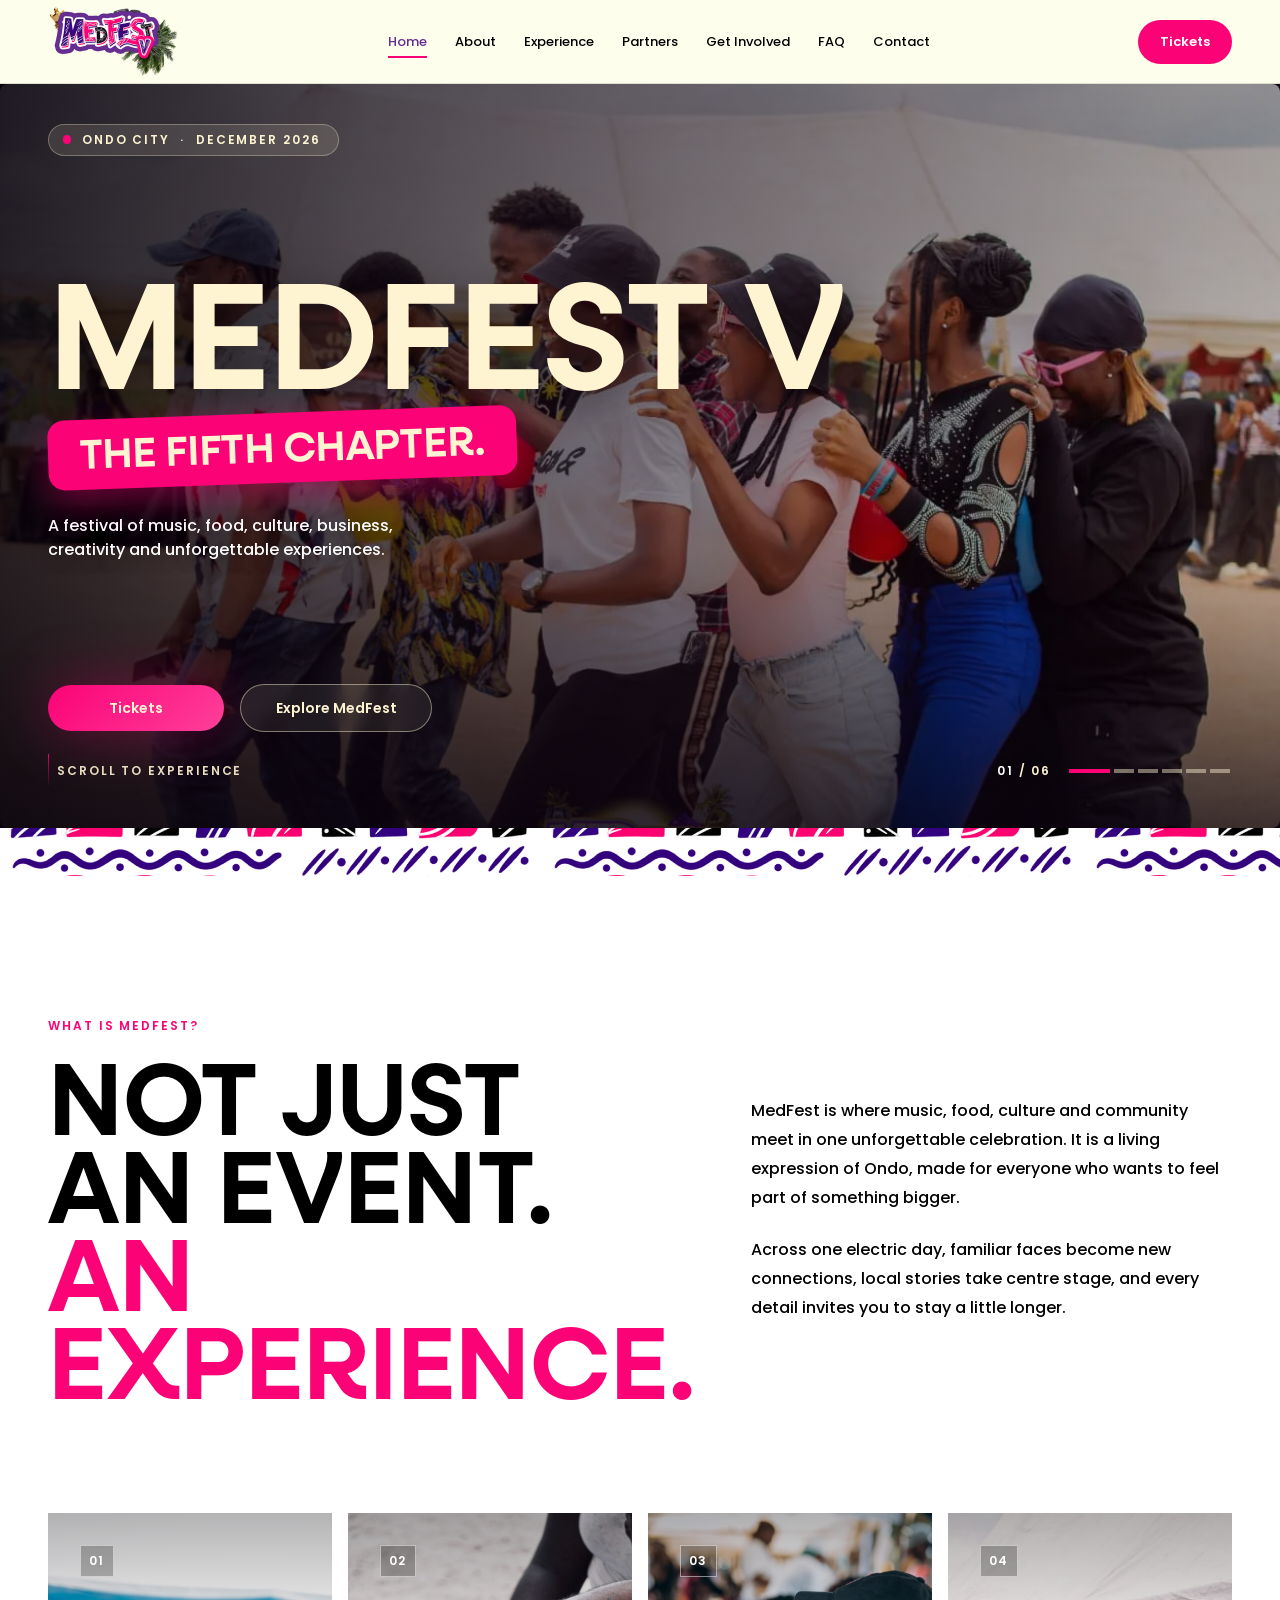
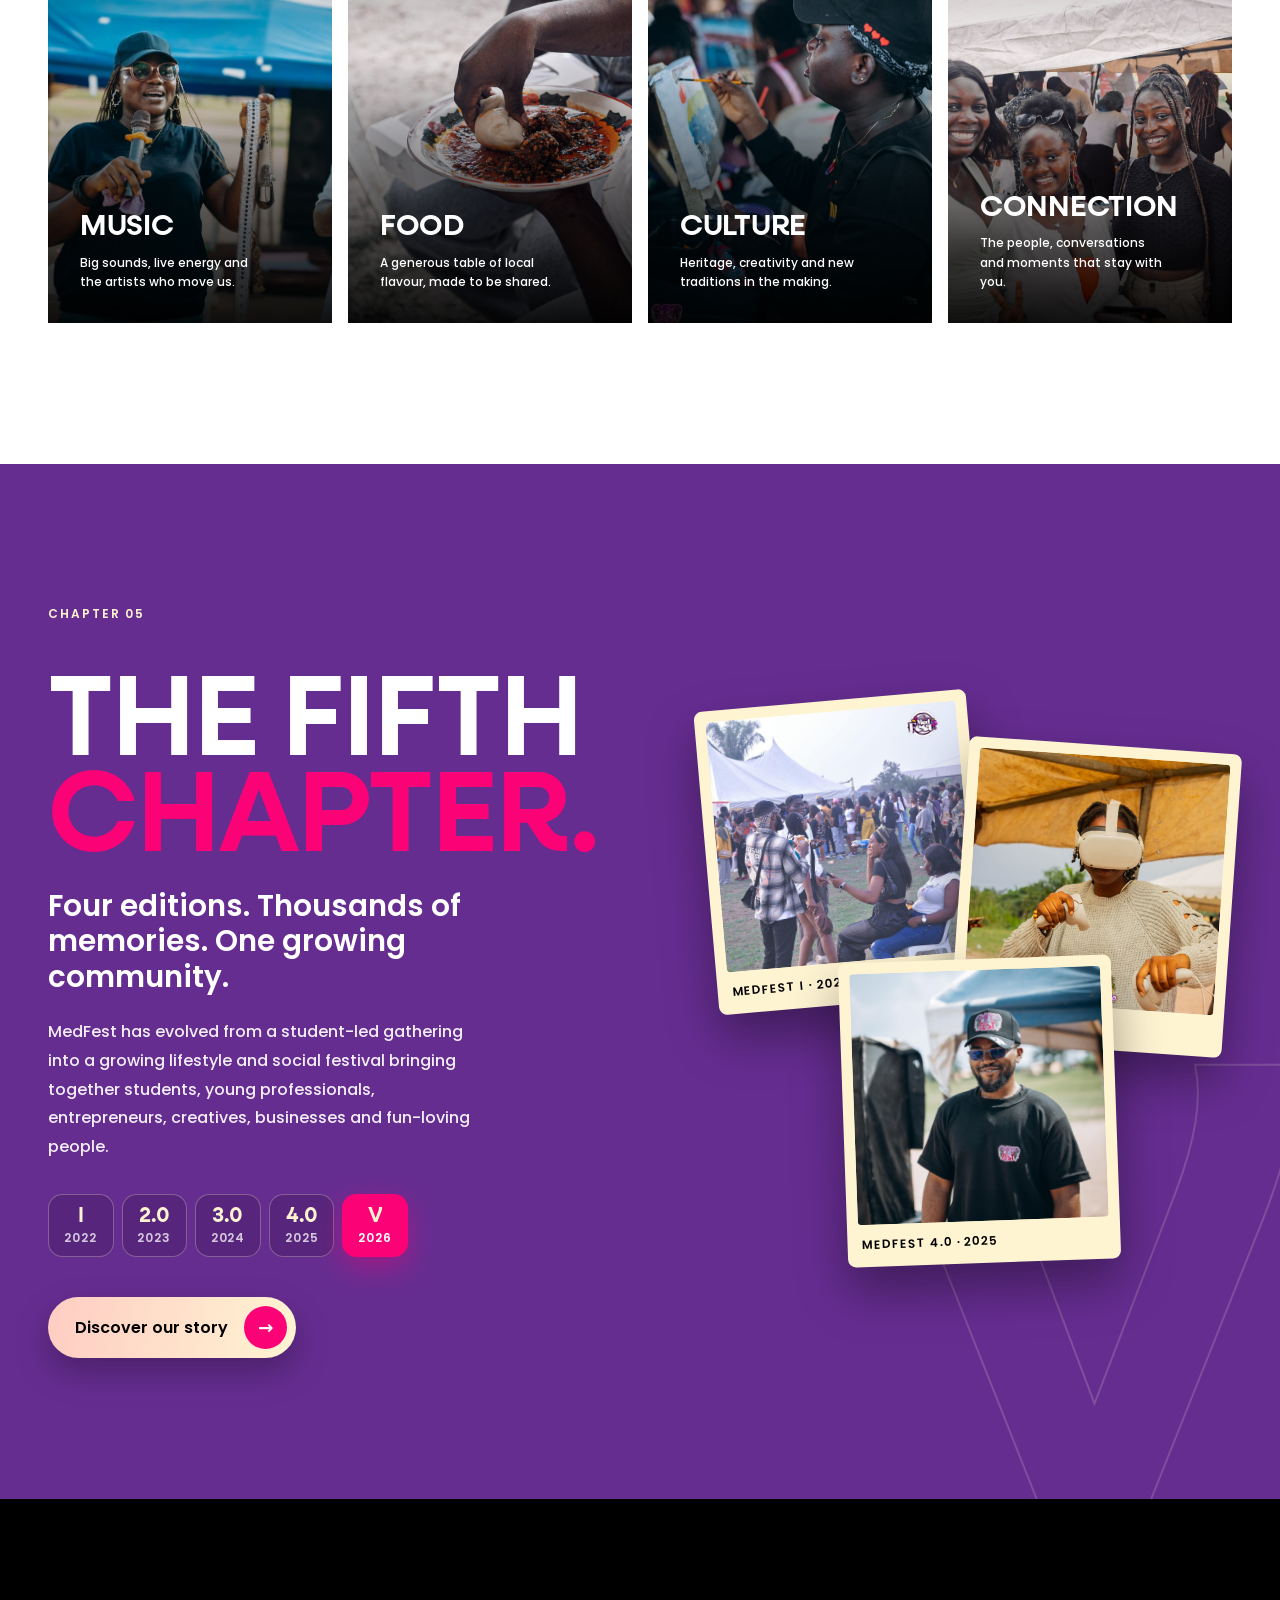
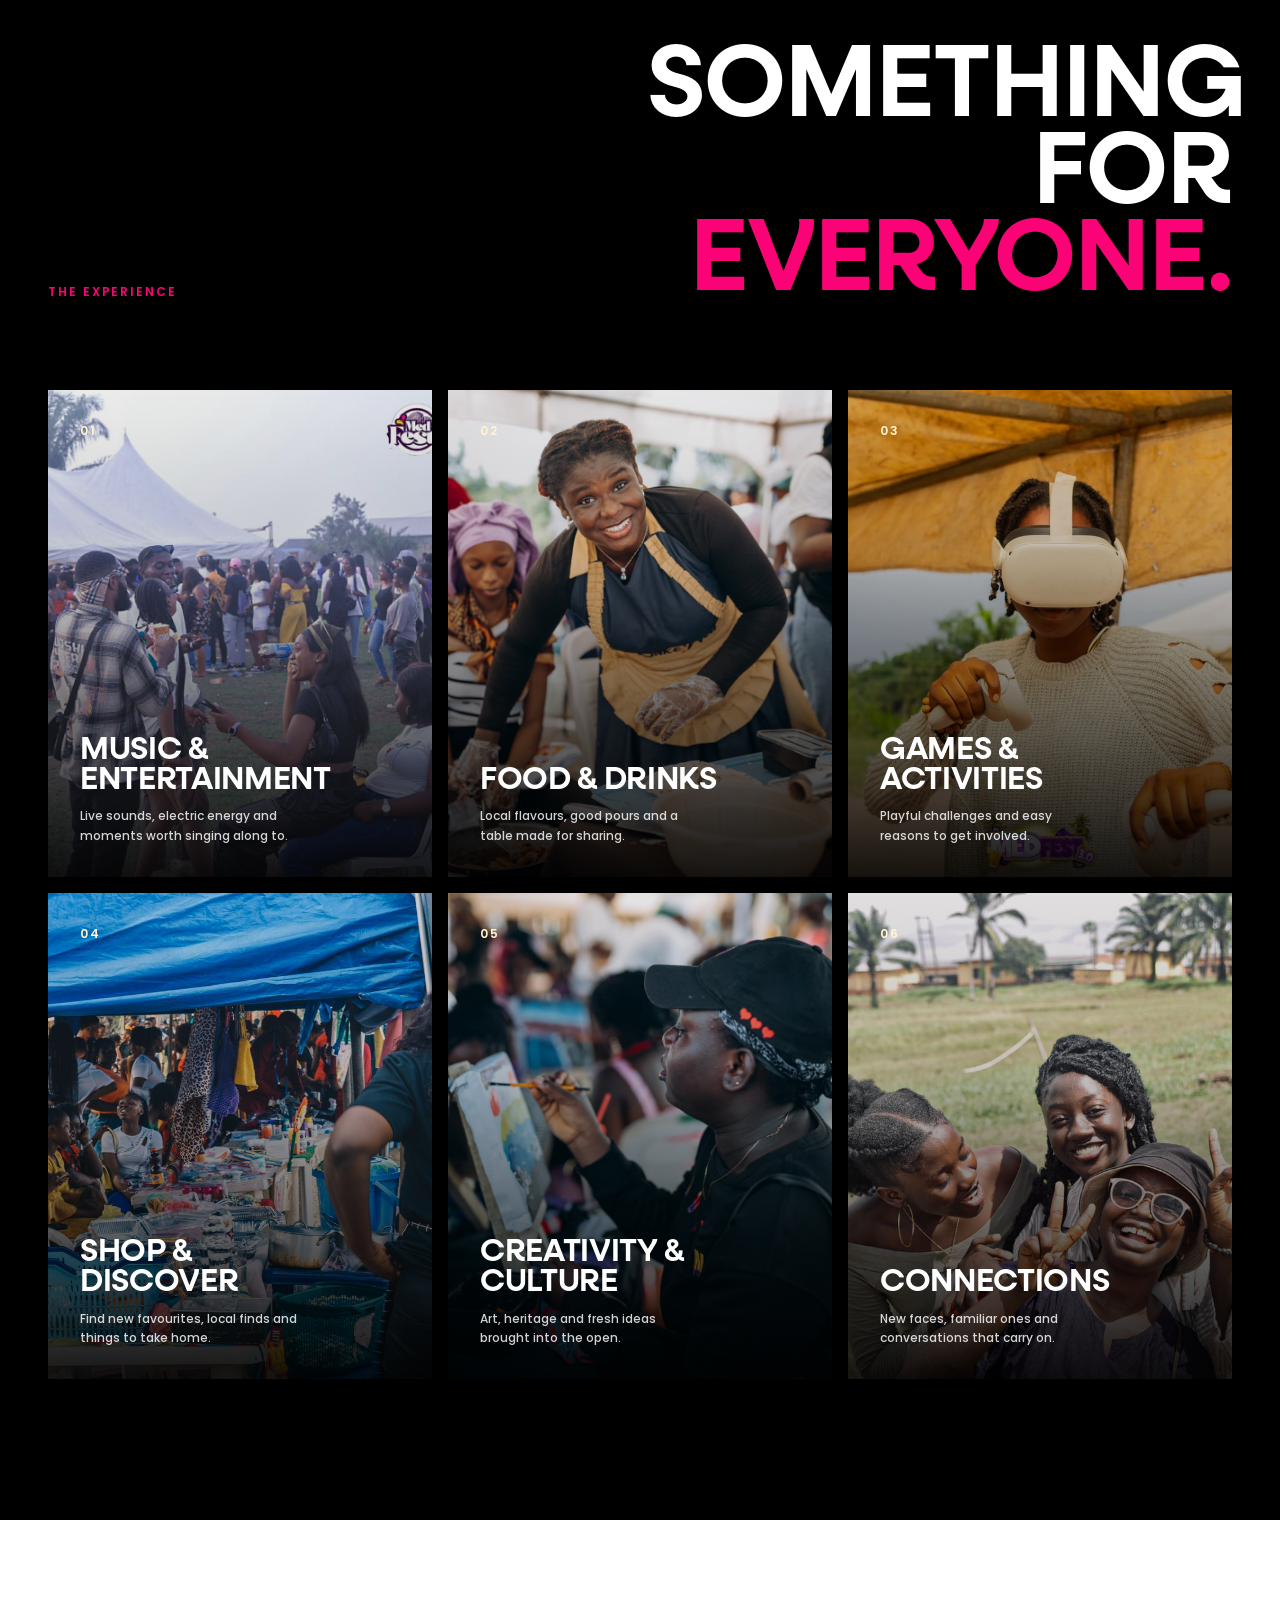
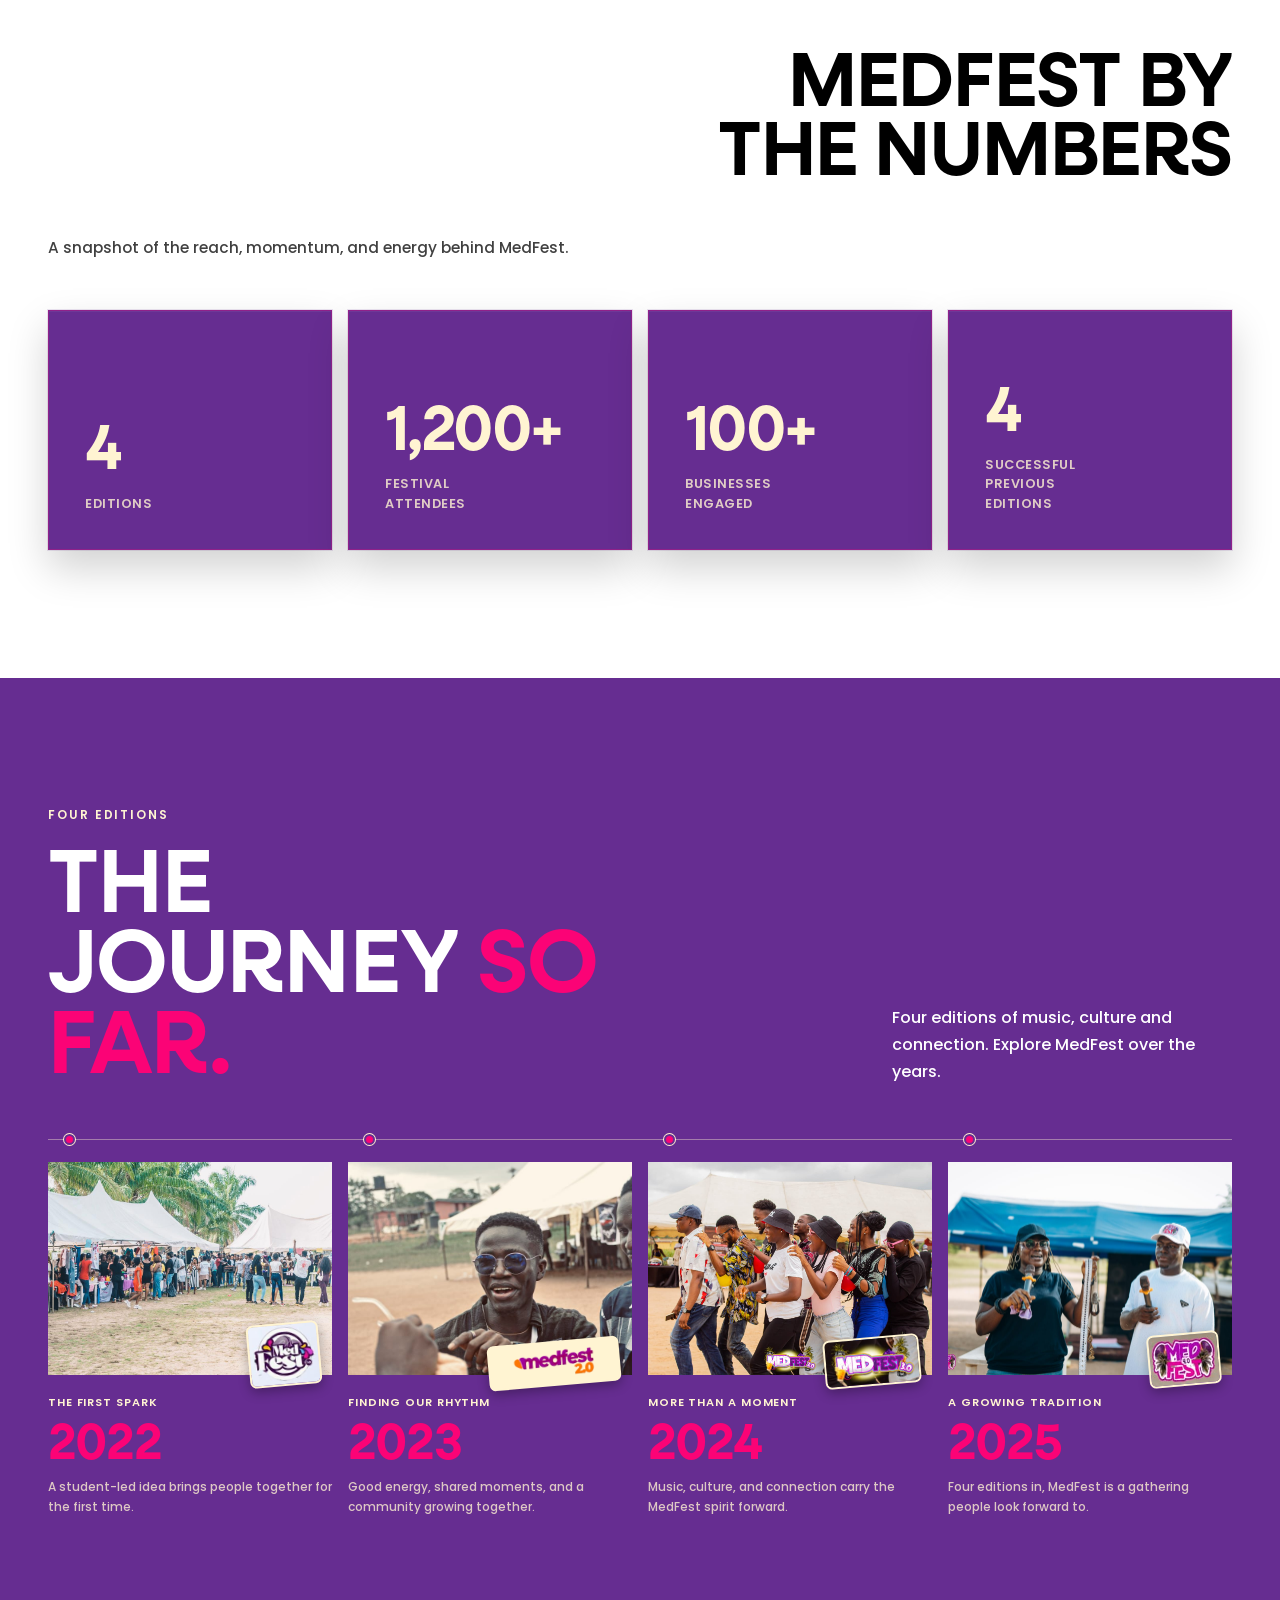
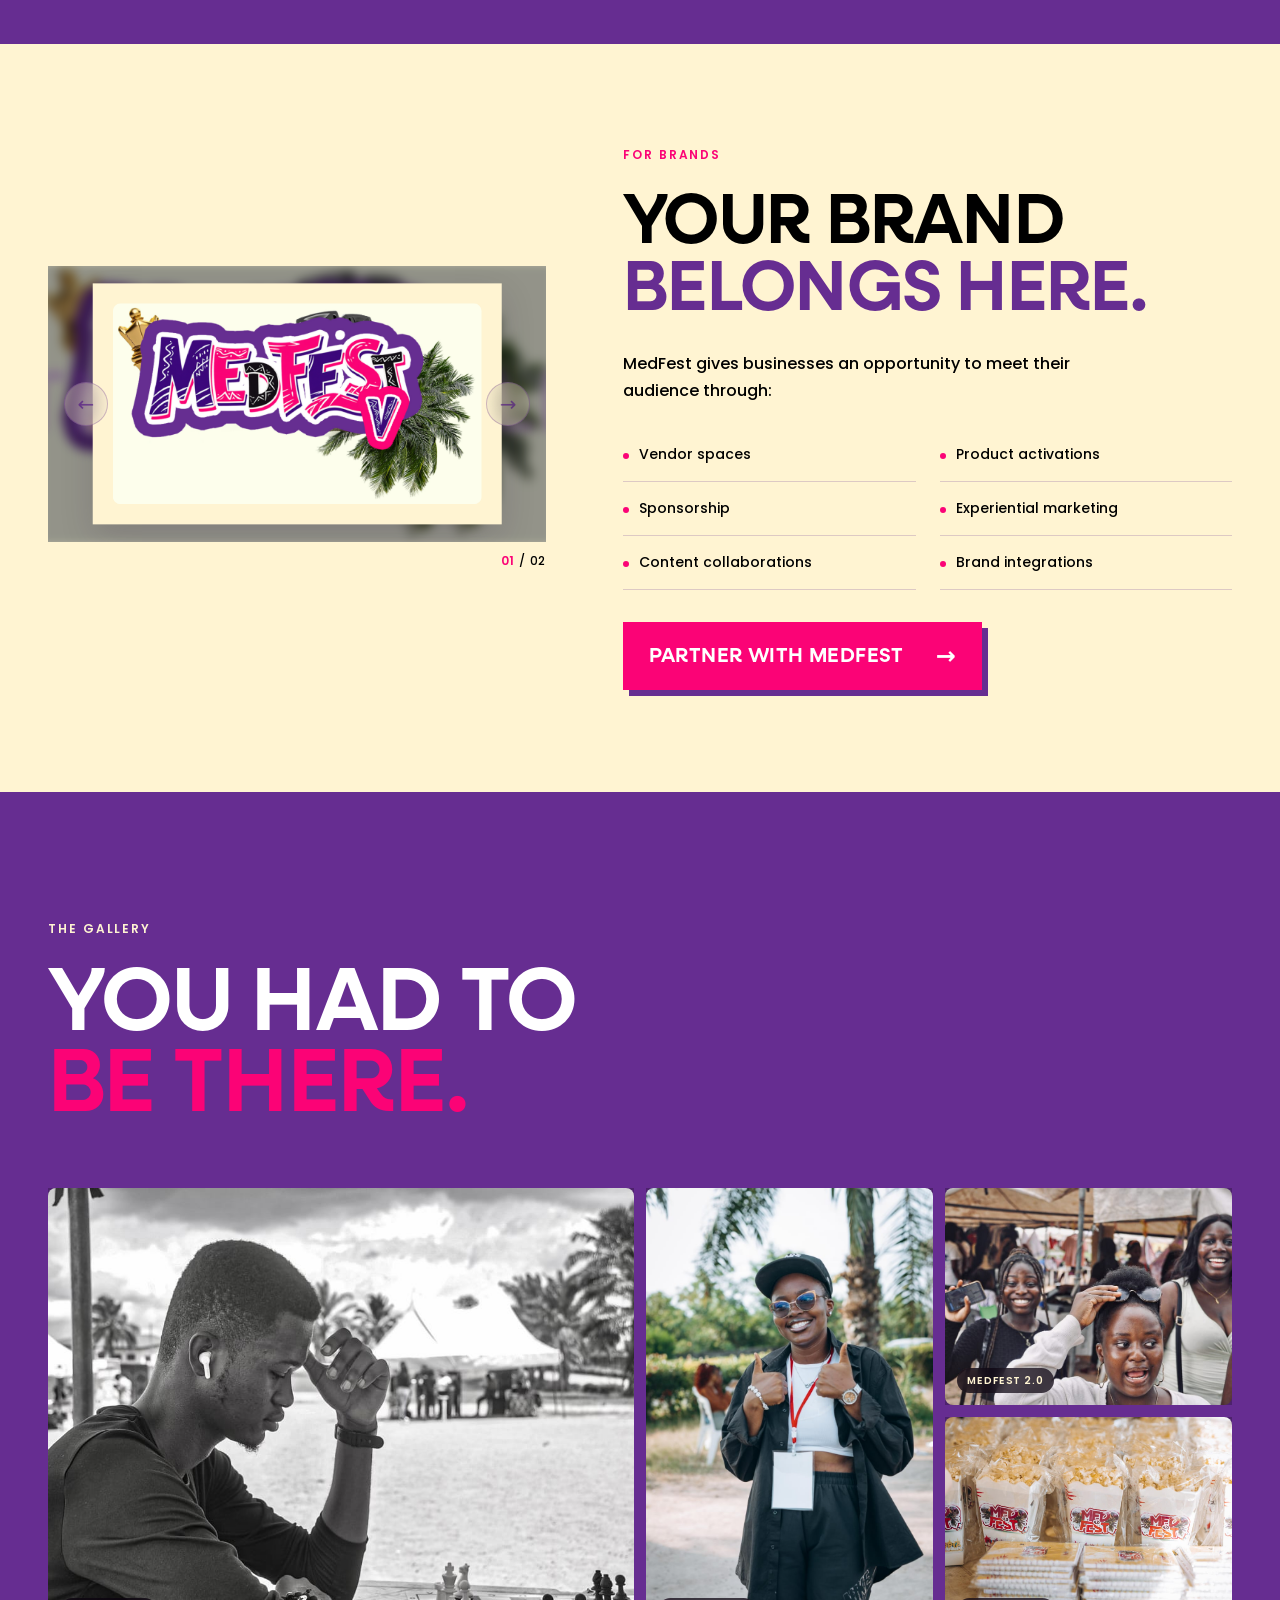
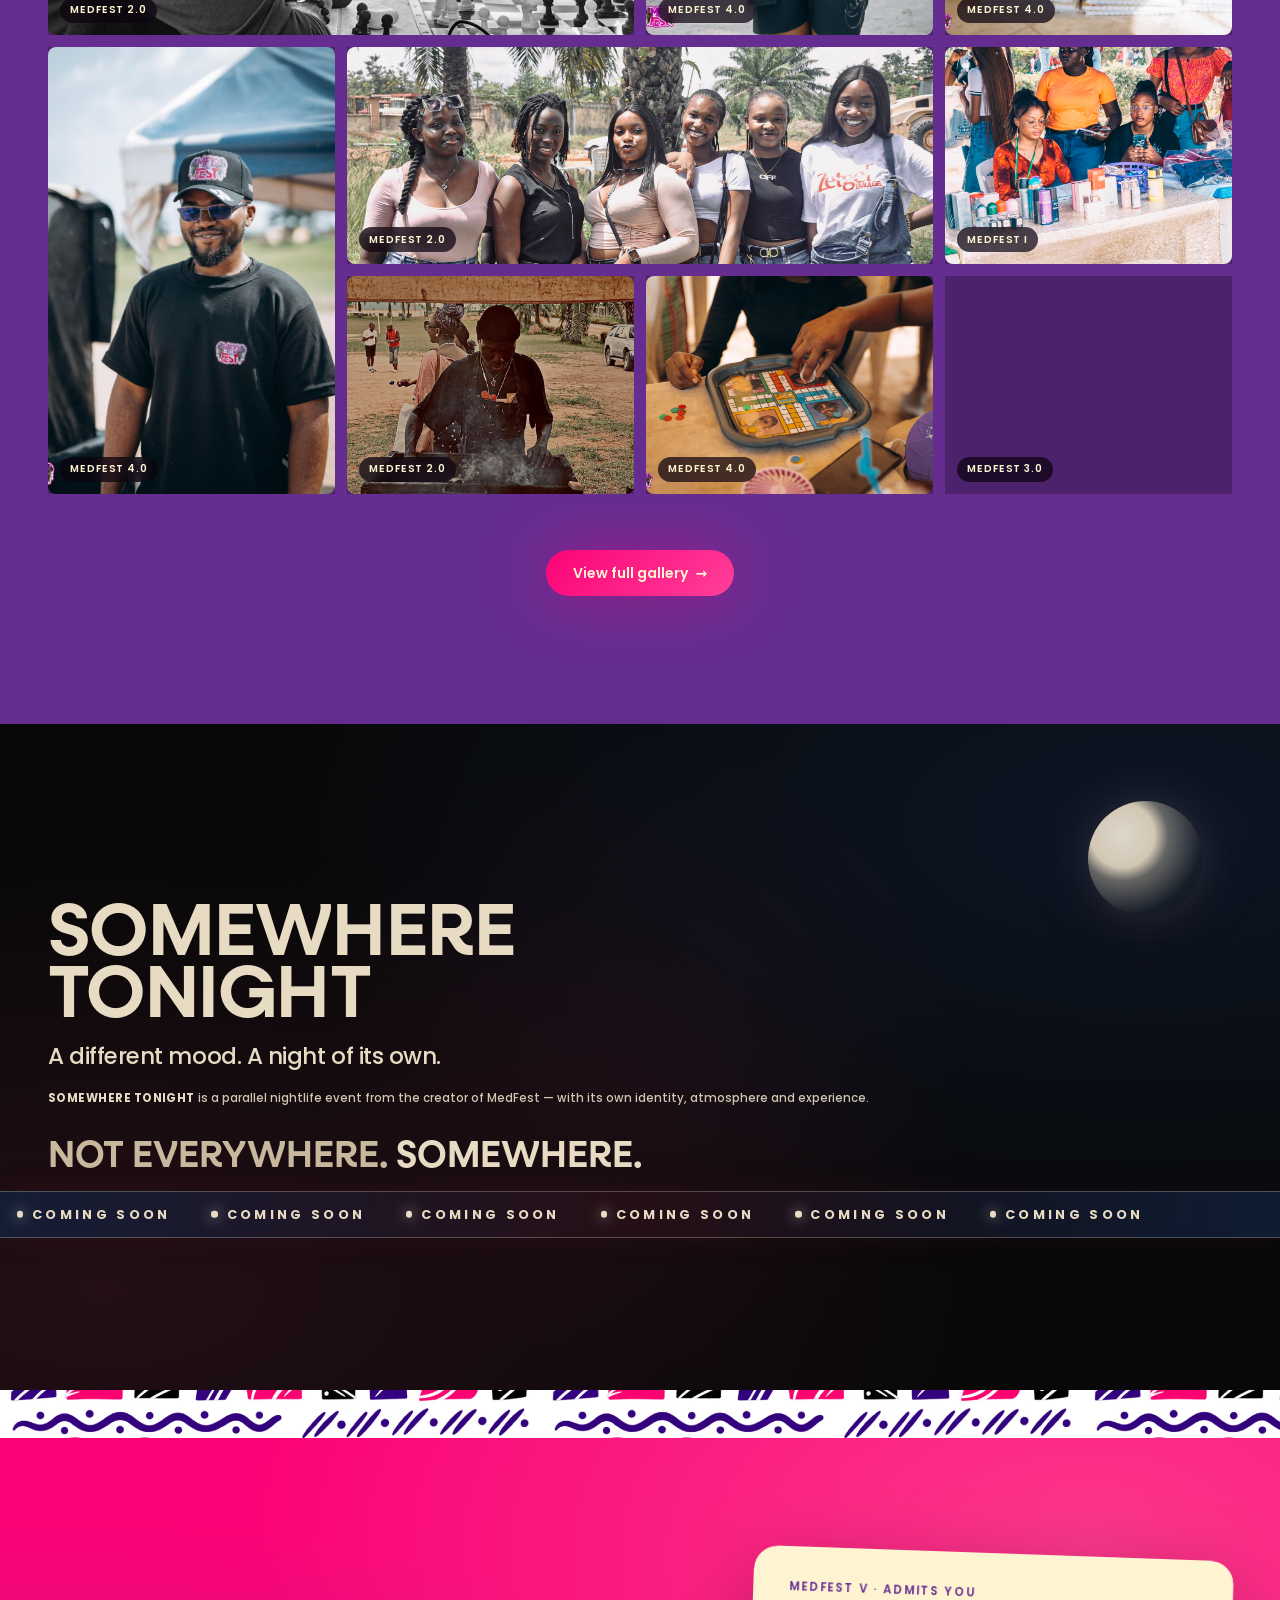
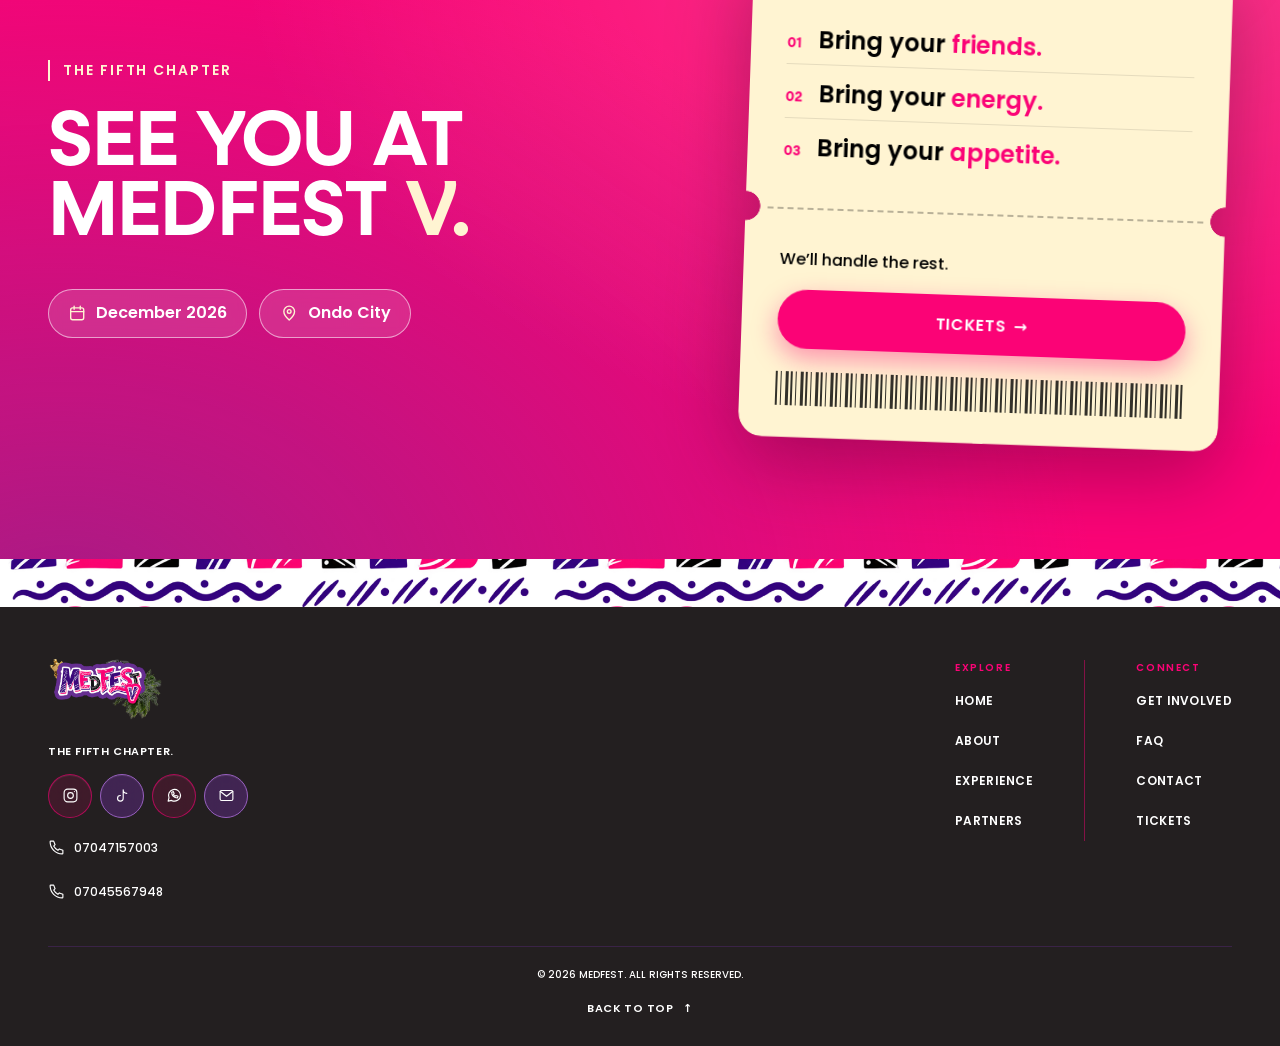
<file: index.html>
<!doctype html>
<html lang="en-NG">
  <head>
    <meta charset="UTF-8" />
    <meta name="viewport" content="width=device-width, initial-scale=1.0" />
    <title>MedFest V | MedFestNG — Festival in Ondo City, Nigeria · Dec 2026</title>
    <meta name="description" content="MedFest V — The Fifth Chapter. MedFest Nigeria (MedFestNG): the music, food, culture and business festival in Ondo City, Ondo State. December 2026." />
    <meta name="keywords" content="MedFest, MedFestNG, MedFest Nigeria, MedFest UNIMED, MedFest Ondo, MedFest V, MedFest 2026, MedFest Ondo City, Ondo festival, Ondo City events, December 2026 festival Nigeria, music food culture festival Nigeria, lifestyle festival Ondo State, MedFest tickets, MedFest vendors, MedFest partnerships" />
    <meta name="author" content="MedFest (MedFestNG)" />
    <meta name="application-name" content="MedFest" />
    <meta name="robots" content="index, follow, max-image-preview:large, max-snippet:-1, max-video-preview:-1" />
    <link rel="canonical" href="https://medfest.ng/" />
    <link rel="alternate" hreflang="en-NG" href="https://medfest.ng/" />
    <link rel="alternate" hreflang="x-default" href="https://medfest.ng/" />
    <meta name="geo.region" content="NG-ON" />
    <meta name="geo.placename" content="Ondo City, Ondo State, Nigeria" />
    <meta property="og:type" content="website" />
    <meta property="og:site_name" content="MedFest" />
    <meta property="og:locale" content="en_NG" />
    <meta property="og:title" content="MedFest V | MedFestNG — Festival in Ondo City, Nigeria · Dec 2026" />
    <meta property="og:description" content="MedFest V — The Fifth Chapter. MedFest Nigeria (MedFestNG): the music, food, culture and business festival in Ondo City, Ondo State. December 2026." />
    <meta property="og:url" content="https://medfest.ng/" />
    <meta property="og:image" content="https://medfest.ng/assets/images/og/medfest-og.jpg" />
    <meta property="og:image:width" content="1200" />
    <meta property="og:image:height" content="630" />
    <meta property="og:image:type" content="image/jpeg" />
    <meta property="og:image:secure_url" content="https://medfest.ng/assets/images/og/medfest-og.jpg" />
    <meta property="og:image:alt" content="MedFest V festival crowd in Ondo City, Nigeria" />
    <meta name="twitter:card" content="summary_large_image" />
    <meta name="twitter:title" content="MedFest V | MedFestNG — Festival in Ondo City, Nigeria · Dec 2026" />
    <meta name="twitter:description" content="MedFest V — The Fifth Chapter. MedFest Nigeria (MedFestNG): the music, food, culture and business festival in Ondo City, Ondo State. December 2026." />
    <meta name="twitter:image" content="https://medfest.ng/assets/images/og/medfest-og.jpg" />
    <!-- Paste your Google Search Console / Bing verification tag here (see SEO-README.md):
    <meta name="google-site-verification" content="YOUR_CODE" />
    <meta name="msvalidate.01" content="YOUR_CODE" />
    -->
    <script type="application/ld+json">
{
  "@context": "https://schema.org",
  "@graph": [
    {
      "@type": "Organization",
      "@id": "https://medfest.ng/#organization",
      "name": "MedFest",
      "alternateName": [
        "MedFestNG",
        "MedFest Nigeria",
        "MedFest UNIMED",
        "MedFestUnimed",
        "MedFest Ondo",
        "MedFest V"
      ],
      "legalName": "MedFest",
      "url": "https://medfest.ng/",
      "logo": {
        "@type": "ImageObject",
        "url": "https://medfest.ng/assets/icons/icon-512.png",
        "width": 512,
        "height": 512
      },
      "image": "https://medfest.ng/assets/images/og/medfest-og.jpg",
      "description": "MedFest (also written MedFestNG, MedFest Nigeria, MedFest UNIMED or MedFest Ondo) is an annual lifestyle and social festival in Ondo City, Ondo State, Nigeria, celebrating music, food, culture, creativity, business and connection. It began in 2022 as a student-led idea and has run four editions.",
      "foundingDate": "2022",
      "founder": {
        "@type": "Person",
        "name": "Dr Oluwajoba Aina",
        "jobTitle": "Founder & Convener"
      },
      "email": "medfestunimed@gmail.com",
      "telephone": "+2347045567948",
      "sameAs": [
        "https://www.instagram.com/medfestng_/",
        "https://www.tiktok.com/@medfest.v"
      ],
      "address": {
        "@type": "PostalAddress",
        "addressLocality": "Ondo City",
        "addressRegion": "Ondo State",
        "addressCountry": "NG"
      },
      "areaServed": {
        "@type": "AdministrativeArea",
        "name": "Ondo State, Nigeria"
      },
      "knowsAbout": [
        "Music festivals",
        "Food festivals",
        "Nigerian culture",
        "Brand activations",
        "Experiential marketing"
      ],
      "contactPoint": [
        {
          "@type": "ContactPoint",
          "contactType": "customer support",
          "telephone": "+2347045567948",
          "email": "medfestunimed@gmail.com",
          "areaServed": "NG",
          "availableLanguage": "English"
        }
      ]
    },
    {
      "@type": "WebSite",
      "@id": "https://medfest.ng/#website",
      "url": "https://medfest.ng/",
      "name": "MedFest",
      "alternateName": [
        "MedFestNG",
        "MedFest Nigeria",
        "MedFest UNIMED",
        "MedFest Ondo",
        "MedFest V"
      ],
      "inLanguage": "en-NG",
      "publisher": {
        "@id": "https://medfest.ng/#organization"
      }
    },
    {
      "@type": "Event",
      "@id": "https://medfest.ng/#medfest-v",
      "name": "MedFest V — The Fifth Chapter",
      "alternateName": [
        "MedFest 5",
        "MedFest V 2026",
        "MedFestNG 2026",
        "MedFest Nigeria 2026",
        "MedFest Ondo 2026"
      ],
      "description": "MedFest V is the fifth edition of MedFest (MedFestNG), a festival of music, food, culture, business, creativity and unforgettable experiences in Ondo City, Ondo State, Nigeria, happening in December 2026.",
      "startDate": "2026-12",
      "eventStatus": "https://schema.org/EventScheduled",
      "eventAttendanceMode": "https://schema.org/OfflineEventAttendanceMode",
      "location": {
        "@type": "Place",
        "name": "Ondo City, Ondo State, Nigeria (venue to be announced)",
        "address": {
          "@type": "PostalAddress",
          "addressLocality": "Ondo City",
          "addressRegion": "Ondo State",
          "addressCountry": "NG"
        }
      },
      "image": [
        "https://medfest.ng/assets/images/og/medfest-og.jpg"
      ],
      "inLanguage": "en-NG",
      "organizer": {
        "@id": "https://medfest.ng/#organization"
      },
      "url": "https://medfest.ng/"
    },
    {
      "@type": "WebPage",
      "@id": "https://medfest.ng/#webpage",
      "url": "https://medfest.ng/",
      "name": "MedFest V | MedFestNG — Festival in Ondo City, Nigeria · Dec 2026",
      "description": "MedFest V — The Fifth Chapter. MedFest Nigeria (MedFestNG): the music, food, culture and business festival in Ondo City, Ondo State. December 2026.",
      "inLanguage": "en-NG",
      "isPartOf": {
        "@id": "https://medfest.ng/#website"
      },
      "about": {
        "@id": "https://medfest.ng/#organization"
      },
      "primaryImageOfPage": {
        "@type": "ImageObject",
        "url": "https://medfest.ng/assets/images/og/medfest-og.jpg",
        "width": 1200,
        "height": 630
      },
      "mainEntity": {
        "@id": "https://medfest.ng/#medfest-v"
      }
    },
    {
      "@type": "SiteNavigationElement",
      "name": "Main navigation",
      "hasPart": [
        {
          "@type": "WebPage",
          "name": "About",
          "url": "https://medfest.ng/pages/about.html"
        },
        {
          "@type": "WebPage",
          "name": "Experience",
          "url": "https://medfest.ng/pages/experience.html"
        },
        {
          "@type": "WebPage",
          "name": "Partners",
          "url": "https://medfest.ng/pages/partners.html"
        },
        {
          "@type": "WebPage",
          "name": "Get Involved",
          "url": "https://medfest.ng/pages/get-involved.html"
        },
        {
          "@type": "WebPage",
          "name": "FAQ",
          "url": "https://medfest.ng/pages/faq.html"
        },
        {
          "@type": "WebPage",
          "name": "Contact",
          "url": "https://medfest.ng/pages/contact.html"
        },
        {
          "@type": "WebPage",
          "name": "Gallery",
          "url": "https://medfest.ng/pages/gallery.html"
        }
      ]
    }
  ]
}
    </script>
    <link rel="icon" href="favicon.ico" sizes="48x48" />
    <link rel="icon" type="image/png" sizes="48x48" href="assets/icons/favicon-48x48.png" />
    <link rel="icon" type="image/png" sizes="96x96" href="assets/icons/favicon-96x96.png" />
    <link rel="icon" type="image/png" sizes="192x192" href="assets/icons/favicon-192x192.png" />
    <link rel="icon" type="image/svg+xml" href="assets/icons/favicon.svg" />
    <link rel="apple-touch-icon" sizes="180x180" href="assets/icons/apple-touch-icon.png" />
    <link rel="manifest" href="site.webmanifest" />
    <meta name="theme-color" content="#662d91" />
    <link rel="preconnect" href="https://fonts.googleapis.com" />
    <link rel="preconnect" href="https://fonts.gstatic.com" crossorigin />
    <link
      href="https://fonts.googleapis.com/css2?family=Poppins:wght@500;600&display=swap"
      rel="stylesheet"
    />
    <link rel="preload" as="image" href="assets/images/hero/hero-1-1280.webp" imagesrcset="assets/images/hero/hero-1-720.webp 720w, assets/images/hero/hero-1-1280.webp 1280w" imagesizes="100vw" fetchpriority="high" />
    <link rel="stylesheet" href="css/reset.css" />
    <link rel="stylesheet" href="css/variables.css" />
    <link rel="stylesheet" href="css/global.css" />
    <link rel="stylesheet" href="css/components.css" />
    <link rel="stylesheet" href="css/footer.css" />
    <link rel="stylesheet" href="css/pages.css" />
    <link rel="stylesheet" href="css/motion.css" />
    <link rel="stylesheet" href="css/desktop.css" />
    <link rel="stylesheet" href="css/tickets.css" />
  </head>
  <body class="navigation-only homepage">
    <header>
      <noscript><nav aria-label="MedFest site links"><a href="https://medfest.ng/">Home</a> <a href="https://medfest.ng/pages/about.html">About</a> <a href="https://medfest.ng/pages/experience.html">Experience</a> <a href="https://medfest.ng/pages/gallery.html">Gallery</a> <a href="https://medfest.ng/pages/partners.html">Partners</a> <a href="https://medfest.ng/pages/get-involved.html">Get Involved</a> <a href="https://medfest.ng/pages/faq.html">FAQ</a> <a href="https://medfest.ng/pages/contact.html">Contact</a> <a href="https://medfest.ng/">MedFest Nigeria (MedFestNG), Ondo City</a></nav></noscript>
      <div id="navbar-root" data-root="" data-active="home"></div>
      <div id="mobile-menu-root" data-root="" data-active="home"></div>
    </header>
    <main id="main-content">
      <section class="hero" aria-labelledby="hero-title">
        <div class="hero__media" aria-hidden="true">
          <div class="hero__slides" data-hero-slides>
            <img class="hero__slide is-active" src="assets/images/hero/hero-1-1280.webp" srcset="assets/images/hero/hero-1-720.webp 720w, assets/images/hero/hero-1-1280.webp 1280w" sizes="100vw" width="1280" height="867" fetchpriority="high" decoding="async" alt="" style="object-position:center 40%" />
            <img class="hero__slide" data-src="assets/images/hero/hero-2-1280.webp" data-srcset="assets/images/hero/hero-2-720.webp 720w, assets/images/hero/hero-2-1280.webp 1280w" sizes="100vw" decoding="async" alt="" style="object-position:center 35%" />
            <img class="hero__slide" data-src="assets/images/hero/hero-3-1280.webp" data-srcset="assets/images/hero/hero-3-720.webp 720w, assets/images/hero/hero-3-1280.webp 1280w" sizes="100vw" decoding="async" alt="" style="object-position:center 35%" />
            <img class="hero__slide" data-src="assets/images/hero/hero-4-1280.webp" data-srcset="assets/images/hero/hero-4-720.webp 720w, assets/images/hero/hero-4-1280.webp 1280w" sizes="100vw" decoding="async" alt="" style="object-position:center 40%" />
            <img class="hero__slide" data-src="assets/images/hero/hero-5-1280.webp" data-srcset="assets/images/hero/hero-5-720.webp 720w, assets/images/hero/hero-5-1280.webp 1280w" sizes="100vw" decoding="async" alt="" style="object-position:center 25%" />
            <img class="hero__slide" data-src="assets/images/hero/hero-6-1280.webp" data-srcset="assets/images/hero/hero-6-720.webp 720w, assets/images/hero/hero-6-1280.webp 1280w" sizes="100vw" decoding="async" alt="" style="object-position:center 35%" />
          </div>
          <div class="hero__overlay"></div>
        </div>
        <div class="container hero__inner">
          <div class="hero__content">
            <p class="hero__kicker">
              <span class="hero__kicker-dot" aria-hidden="true"></span>
              Ondo City <span aria-hidden="true">&middot;</span> December 2026
            </p>
            <h1 class="hero__title" id="hero-title">
              <span class="hero__title-main">MEDFEST V</span>
              <span class="hero__title-accent">The Fifth Chapter.</span>
            </h1>
            <p class="hero__desc">
              A festival of music, food, culture, business, creativity and
              unforgettable experiences.
            </p>
            <div class="hero__actions">
              <a class="btn btn-primary" data-tickets href="#tickets">Tickets</a>
              <a class="btn btn-secondary" href="#experience-preview"
                >Explore MedFest</a
              >
            </div>
          </div>
        </div>
        <div class="container hero__foot">
          <a class="hero__scroll" href="#experience-preview"
            ><span class="hero__scroll-line" aria-hidden="true"></span
            ><span>Scroll to experience</span></a
          >
          <div class="hero__progress" aria-hidden="true">
            <span class="hero__count"
              ><b data-hero-current>01</b> / <span data-hero-total>06</span></span
            >
            <span class="hero__ticks" data-hero-ticks></span>
          </div>
        </div>
      </section>
      <div class="hero__pattern-strip" aria-hidden="true">
        <div class="hero__pattern-track">
          <img src="assets/images/Logos/hero-pattern.png" alt="" />
          <img src="assets/images/Logos/hero-pattern.png" alt="" />
          <img src="assets/images/Logos/hero-pattern.png" alt="" />
          <img src="assets/images/Logos/hero-pattern.png" alt="" />
          <img src="assets/images/Logos/hero-pattern.png" alt="" />
          <img src="assets/images/Logos/hero-pattern.png" alt="" />
          <img src="assets/images/Logos/hero-pattern.png" alt="" />
          <img src="assets/images/Logos/hero-pattern.png" alt="" />
        </div>
      </div>
      <section
        class="what-is"
        id="experience-preview"
        aria-labelledby="what-is-title"
      >
        <div class="container">
          <div class="what-is__intro">
            <div class="what-is__statement">
              <p class="section-label">What is MedFest?</p>
              <h2 id="what-is-title">
                Not just an event.<br /><em>An experience.</em>
              </h2>
            </div>
            <div class="what-is__copy">
              <p>
                MedFest is where music, food, culture and community meet in one
                unforgettable celebration. It is a living expression of Ondo,
                made for everyone who wants to feel part of something bigger.
              </p>
              <p>
                Across one electric day, familiar faces become new connections,
                local stories take centre stage, and every detail invites you to
                stay a little longer.
              </p>
            </div>
          </div>
          <div class="what-is__cards" aria-label="The MedFest experience">
            <article class="what-is__card what-is__card--music">
              <img
                class="what-is__card-image"
                src="assets/images/Medfest 4/WhatsApp Image 2026-09-23 at 17.01.08 (2).jpeg"
                alt="MedFest entertainers holding microphones"
                loading="lazy"
                decoding="async"
              />
              <span class="what-is__card-number">01</span>
              <h3>Music</h3>
              <p>Big sounds, live energy and the artists who move us.</p>
            </article>
            <article class="what-is__card what-is__card--food">
              <img
                class="what-is__card-image"
                src="assets/images/Medfest 2.0/WhatsApp Image 2026-09-23 at 16.44.44 (3).jpeg"
                alt="A guest enjoying a plate of local food at MedFest"
                loading="lazy"
                decoding="async"
              />
              <span class="what-is__card-number">02</span>
              <h3>Food</h3>
              <p>A generous table of local flavour, made to be shared.</p>
            </article>
            <article class="what-is__card what-is__card--culture">
              <img
                class="what-is__card-image"
                src="assets/images/Medfest 4/WhatsApp Image 2026-09-23 at 17.01.07.jpeg"
                alt="A guest painting on canvas at MedFest"
                loading="lazy"
                decoding="async"
              />
              <span class="what-is__card-number">03</span>
              <h3>Culture</h3>
              <p>Heritage, creativity and new traditions in the making.</p>
            </article>
            <article class="what-is__card what-is__card--connection">
              <img
                class="what-is__card-image"
                src="assets/images/Medfest 2.0/WhatsApp Image 2026-09-23 at 16.44.44 (4).jpeg"
                alt="Friends smiling together at MedFest"
                loading="lazy"
                decoding="async"
              />
              <span class="what-is__card-number">04</span>
              <h3>Connection</h3>
              <p>The people, conversations and moments that stay with you.</p>
            </article>
          </div>
        </div>
      </section>
      <section class="medfest-v" aria-labelledby="medfest-v-title">
        <span class="medfest-v__ghost" aria-hidden="true">V</span>
        <div class="container medfest-v__layout">
          <div class="medfest-v__content">
            <p class="section-label medfest-v__label">Chapter 05</p>
            <h2 id="medfest-v-title">The fifth<br /><em>chapter.</em></h2>
            <p class="medfest-v__lead">
              Four editions. Thousands of memories. One growing community.
            </p>
            <p class="medfest-v__copy">
              MedFest has evolved from a student-led gathering into a growing
              lifestyle and social festival bringing together students, young
              professionals, entrepreneurs, creatives, businesses and fun-loving
              people.
            </p>
            <ol class="medfest-v__timeline" aria-label="MedFest editions">
              <li><b>I</b><span>2022</span></li>
              <li><b>2.0</b><span>2023</span></li>
              <li><b>3.0</b><span>2024</span></li>
              <li><b>4.0</b><span>2025</span></li>
              <li class="is-next"><b>V</b><span>2026</span></li>
            </ol>
            <a class="medfest-v__cta" href="pages/about.html">
              <span>Discover our story</span>
              <span class="medfest-v__cta-dot" aria-hidden="true">&rarr;</span>
            </a>
          </div>
          <div class="medfest-v__collage" aria-hidden="true">
            <figure class="medfest-v__pol medfest-v__pol--1">
              <img src="assets/images/Medfest 1/WhatsApp Image 2026-09-23 at 16.18.52 (1).jpeg" alt="" loading="lazy" decoding="async" />
              <figcaption>MedFest I &middot; 2022</figcaption>
            </figure>
            <figure class="medfest-v__pol medfest-v__pol--2">
              <img src="assets/images/Medfest 3/WhatsApp Image 2026-09-23 at 16.45.53 (1).jpeg" alt="" loading="lazy" decoding="async" />
              <figcaption>MedFest 3.0 &middot; 2024</figcaption>
            </figure>
            <figure class="medfest-v__pol medfest-v__pol--3">
              <img src="assets/images/Medfest 4/WhatsApp Image 2026-09-23 at 17.01.10 (1).jpeg" alt="" loading="lazy" decoding="async" />
              <figcaption>MedFest 4.0 &middot; 2025</figcaption>
            </figure>
          </div>
        </div>
      </section>
      <section class="experience-section" aria-labelledby="experience-title">
        <div class="container">
          <div class="experience-section__intro">
            <p class="section-label">The experience</p>
            <h2 id="experience-title">Something for<br /><em>everyone.</em></h2>
          </div>
          <div class="experience-grid">
            <article class="experience-card">
              <img
                src="assets/images/Medfest 1/WhatsApp Image 2026-09-23 at 16.18.52 (1).jpeg"
                alt="A lively crowd gathered under the festival tents at MedFest"
              />
              <div class="experience-card__overlay"></div>
              <div class="experience-card__content">
                <span class="experience-card__number">01</span>
                <h3>Music &amp; Entertainment</h3>
                <p>
                  Live sounds, electric energy and moments worth singing along
                  to.
                </p>
              </div>
            </article>
            <article class="experience-card">
              <img
                src="assets/images/Medfest 4/WhatsApp Image 2026-09-23 at 17.01.06 (3).jpeg"
                alt="A smiling food vendor preparing a plate at MedFest"
              />
              <div class="experience-card__overlay"></div>
              <div class="experience-card__content">
                <span class="experience-card__number">02</span>
                <h3>Food &amp; Drinks</h3>
                <p>Local flavours, good pours and a table made for sharing.</p>
              </div>
            </article>
            <article class="experience-card">
              <img
                src="assets/images/Medfest 3/WhatsApp Image 2026-09-23 at 16.45.53 (1).jpeg"
                alt="A MedFest guest playing a virtual reality game"
              />
              <div class="experience-card__overlay"></div>
              <div class="experience-card__content">
                <span class="experience-card__number">03</span>
                <h3>Games &amp; Activities</h3>
                <p>Playful challenges and easy reasons to get involved.</p>
              </div>
            </article>
            <article class="experience-card">
              <img
                src="assets/images/Medfest 1/WhatsApp Image 2026-09-23 at 16.18.51.jpeg"
                alt="Vendors and shoppers at a MedFest market stall"
              />
              <div class="experience-card__overlay"></div>
              <div class="experience-card__content">
                <span class="experience-card__number">04</span>
                <h3>Shop &amp; Discover</h3>
                <p>Find new favourites, local finds and things to take home.</p>
              </div>
            </article>
            <article class="experience-card">
              <img
                src="assets/images/Medfest 4/WhatsApp Image 2026-09-23 at 17.01.07.jpeg"
                alt="A guest painting on canvas at MedFest"
              />
              <div class="experience-card__overlay"></div>
              <div class="experience-card__content">
                <span class="experience-card__number">05</span>
                <h3>Creativity &amp; Culture</h3>
                <p>Art, heritage and fresh ideas brought into the open.</p>
              </div>
            </article>
            <article class="experience-card">
              <img
                src="assets/images/Medfest 2.0/WhatsApp Image 2026-09-23 at 16.44.46.jpeg"
                alt="Three friends laughing and posing together on the festival lawn"
              />
              <div class="experience-card__overlay"></div>
              <div class="experience-card__content">
                <span class="experience-card__number">06</span>
                <h3>Connections</h3>
                <p>New faces, familiar ones and conversations that carry on.</p>
              </div>
            </article>
          </div>
        </div>
      </section>

      <section class="medfest-numbers" aria-labelledby="medfest-numbers-title">
        <div class="container medfest-numbers__inner">
          <div class="medfest-numbers__intro">
            <h2 id="medfest-numbers-title">MedFest by the numbers</h2>
          </div>
          <p class="medfest-numbers__summary">
            A snapshot of the reach, momentum, and energy behind MedFest.
          </p>
          <div
            class="medfest-numbers__grid"
            role="list"
            aria-label="MedFest by the numbers"
          >
            <article class="medfest-number" role="listitem">
              <span class="medfest-number__value">4</span>
              <span class="medfest-number__label">Editions</span>
            </article>
            <article class="medfest-number" role="listitem">
              <span class="medfest-number__value">1,200+</span>
              <span class="medfest-number__label">Festival attendees</span>
            </article>
            <article class="medfest-number" role="listitem">
              <span class="medfest-number__value">100+</span>
              <span class="medfest-number__label">Businesses engaged</span>
            </article>
            <article class="medfest-number" role="listitem">
              <span class="medfest-number__value">4</span>
              <span class="medfest-number__label"
                >Successful previous editions</span
              >
            </article>
          </div>
        </div>
      </section>

      <section class="journey" aria-labelledby="journey-title">
        <div class="container journey__inner">
          <header class="journey__intro">
            <p class="section-label">Four editions</p>
            <h2 id="journey-title">The journey <em>so far.</em></h2>
            <p>
              Four editions of music, culture and connection. Explore MedFest
              over the years.
            </p>
          </header>
          <div
            id="journey-track"
            class="journey__track"
            role="list"
            aria-label="MedFest editions"
          >
            <article class="journey__item" role="listitem">
              <div class="journey__stop" aria-hidden="true"></div>
              <div class="journey__photo">
                <img
                  src="assets/images/Medfest 1/WhatsApp Image 2026-09-23 at 16.25.53.jpeg"
                  alt="Guests and vendor tents at the first MedFest"
                  loading="lazy"
                  decoding="async"
                />
                <svg
                  class="journey__badge journey__badge--first"
                  viewBox="858 25 146 128"
                  role="img"
                  aria-label="MedFest 1.0 logo"
                >
                  <image
                    href="assets/images/Medfest 1/WhatsApp Image 2026-09-23 at 16.18.52 (1).jpeg"
                    width="1080"
                    height="1079"
                  />
                </svg>
              </div>
              <div class="journey__copy">
                <p class="journey__theme">The first spark</p>
                <h3>2022</h3>
                <p>
                  A student-led idea brings people together for the first time.
                </p>
              </div>
            </article>
            <article class="journey__item" role="listitem">
              <div class="journey__stop" aria-hidden="true"></div>
              <div class="journey__photo">
                <img
                  src="assets/images/Medfest 2.0/WhatsApp Image 2026-09-23 at 16.44.43.jpeg"
                  alt="A guest in sunglasses enjoying MedFest 2.0"
                  loading="lazy"
                  decoding="async"
                />
                <img
                  class="journey__edition-logo"
                  src="assets/images/Medfest 2.0/medfest-2-logo.png"
                  alt="MedFest 2.0 logo"
                  width="745"
                  height="252"
                  loading="lazy"
                  decoding="async"
                />
              </div>
              <div class="journey__copy">
                <p class="journey__theme">Finding our rhythm</p>
                <h3>2023</h3>
                <p>
                  Good energy, shared moments, and a community growing together.
                </p>
              </div>
            </article>
            <article class="journey__item" role="listitem">
              <div class="journey__stop" aria-hidden="true"></div>
              <div class="journey__photo">
                <img
                  src="assets/images/Medfest 3/WhatsApp Image 2026-09-23 at 16.45.56 (3).jpeg"
                  alt="Guests enjoying a blindfold game at MedFest 3"
                  loading="lazy"
                  decoding="async"
                />
                <svg
                  class="journey__badge journey__badge--wide"
                  viewBox="510 726 220 112"
                  role="img"
                  aria-label="MedFest 3.0 logo"
                >
                  <image
                    href="assets/images/Medfest 3/WhatsApp Image 2026-09-23 at 16.45.56 (3).jpeg"
                    width="1243"
                    height="842"
                  />
                </svg>
              </div>
              <div class="journey__copy">
                <p class="journey__theme">More than a moment</p>
                <h3>2024</h3>
                <p>
                  Music, culture, and connection carry the MedFest spirit
                  forward.
                </p>
              </div>
            </article>
            <article class="journey__item" role="listitem">
              <div class="journey__stop" aria-hidden="true"></div>
              <div class="journey__photo">
                <img
                  src="assets/images/Medfest 4/WhatsApp Image 2026-09-23 at 17.01.08 (2).jpeg"
                  alt="Hosts speaking with microphones at MedFest 4"
                  loading="lazy"
                  decoding="async"
                />
                <svg
                  class="journey__badge"
                  viewBox="6 763 102 74"
                  role="img"
                  aria-label="MedFest 4.0 logo"
                >
                  <image
                    href="assets/images/Medfest 4/WhatsApp Image 2026-09-23 at 17.01.08 (2).jpeg"
                    width="1280"
                    height="853"
                  />
                </svg>
              </div>
              <div class="journey__copy">
                <p class="journey__theme">A growing tradition</p>
                <h3>2025</h3>
                <p>
                  Four editions in, MedFest is a gathering people look forward
                  to.
                </p>
              </div>
            </article>
          </div>
          <div class="journey__scroll" hidden>
            <button
              type="button"
              class="journey__scroll-button"
              data-journey-direction="-1"
              aria-label="Previous edition"
              aria-controls="journey-track"
            >
              &#9664;
            </button>
            <input
              class="journey__scroll-range"
              type="range"
              min="0"
              max="100"
              step="0.1"
              value="0"
              aria-label="Scroll through MedFest editions"
              aria-controls="journey-track"
            />
            <button
              type="button"
              class="journey__scroll-button"
              data-journey-direction="1"
              aria-label="Next edition"
              aria-controls="journey-track"
            >
              &#9654;
            </button>
          </div>
        </div>
      </section>
      <section
        class="for-brands"
        id="for-brands"
        aria-labelledby="for-brands-title"
      >
        <div class="container for-brands__layout">
          <div
            class="for-brands__photo"
            data-brand-carousel
            role="region"
            aria-label="MedFest brand partners"
            aria-roledescription="carousel"
          >
            <div class="for-brands__slides">
              <div
                class="for-brands__slide for-brands__slide--identity"
                data-brand-slide
              >
                <img
                  class="for-brands__identity-backdrop"
                  src="assets/images/Logos/medfest-logo.svg"
                  alt=""
                  width="275"
                  height="150"
                  aria-hidden="true"
                  decoding="async"
                />
                <span class="for-brands__identity-ghost" aria-hidden="true">
                  Partner spotlight
                </span>
                <div class="for-brands__identity-logo-tile">
                  <img
                    class="for-brands__identity-logo"
                    src="assets/images/Logos/medfest-logo.svg"
                    alt="MedFest logo"
                    width="275"
                    height="150"
                    decoding="async"
                  />
                </div>
              </div>
              <div
                class="for-brands__slide for-brands__slide--coming-soon"
                data-brand-slide
                hidden
              >
                <img
                  src="assets/images/Logos/medfest-logo.svg"
                  alt=""
                  width="275"
                  height="150"
                  loading="lazy"
                  decoding="async"
                />
                <div class="for-brands__coming-soon">
                  <span>Partner spotlights</span>
                  <strong>Coming soon</strong>
                  <p>Meet the brands joining the MedFest experience.</p>
                </div>
              </div>
              <div
                class="for-brands__carousel-controls"
                aria-label="Brand slides"
              >
                <button
                  class="for-brands__carousel-arrow"
                  type="button"
                  data-brand-previous
                  aria-label="Previous brand slide"
                >
                  &#8592;
                </button>
                <button
                  class="for-brands__carousel-arrow"
                  type="button"
                  data-brand-next
                  aria-label="Next brand slide"
                >
                  &#8594;
                </button>
              </div>
            </div>
            <div class="for-brands__carousel-count" aria-live="polite">
              <span data-brand-slide-current>01</span>
              <span aria-hidden="true">/</span>
              <span data-brand-slide-total>02</span>
            </div>
          </div>
          <div class="for-brands__content">
            <p class="section-label">For brands</p>
            <h2 id="for-brands-title">
              Your brand<br /><em>belongs here.</em>
            </h2>
            <p class="for-brands__intro">
              MedFest gives businesses an opportunity to meet their audience
              through:
            </p>
            <ul class="for-brands__opportunities">
              <li>Vendor spaces</li>
              <li>Product activations</li>
              <li>Sponsorship</li>
              <li>Experiential marketing</li>
              <li>Content collaborations</li>
              <li>Brand integrations</li>
            </ul>
            <div class="for-brands__actions">
              <a class="for-brands__cta" href="pages/partners.html">
                <span>Partner with MedFest</span>
                <span class="for-brands__cta-icon" aria-hidden="true">&rarr;</span>
              </a>
            </div>
          </div>
        </div>
      </section>

      <section class="gallery" id="gallery" aria-labelledby="gallery-title">
        <div class="container">
          <header class="gallery__intro">
            <p class="section-label">The gallery</p>
            <h2 id="gallery-title">You had to<br /><em>be there.</em></h2>
          </header>
          <div class="gallery__grid">
            <figure class="gallery__item gallery__item--a">
              <img
                src="assets/images/Medfest 2.0/WhatsApp Image 2026-09-23 at 16.44.44 (1).jpeg"
                alt="A black-and-white portrait of a guest beside a giant chess set"
                loading="lazy"
                decoding="async"
              />
              <figcaption>MedFest 2.0</figcaption>
            </figure>
            <figure class="gallery__item gallery__item--b">
              <img
                src="assets/images/Medfest 4/WhatsApp Image 2026-09-23 at 17.01.10 (2).jpeg"
                alt="A guest in a blazer wearing a lanyard at MedFest 4"
                loading="lazy"
                decoding="async"
              />
              <figcaption>MedFest 4.0</figcaption>
            </figure>
            <figure class="gallery__item gallery__item--c">
              <img
                src="assets/images/Medfest 2.0/WhatsApp Image 2026-09-23 at 16.44.45 (2).jpeg"
                alt="A guest laughing joyfully under the festival tents"
                loading="lazy"
                decoding="async"
              />
              <figcaption>MedFest 2.0</figcaption>
            </figure>
            <figure class="gallery__item gallery__item--d">
              <img
                src="assets/images/Medfest 4/WhatsApp Image 2026-09-23 at 17.01.07 (1).jpeg"
                alt="Popcorn boxes lined up on a table"
                loading="lazy"
                decoding="async"
              />
              <figcaption>MedFest 4.0</figcaption>
            </figure>
            <figure class="gallery__item gallery__item--e">
              <img
                src="assets/images/Medfest 4/WhatsApp Image 2026-09-23 at 17.01.10 (1).jpeg"
                alt="A smiling man in a black MedFest tee"
                loading="lazy"
                decoding="async"
              />
              <figcaption>MedFest 4.0</figcaption>
            </figure>
            <figure class="gallery__item gallery__item--f">
              <img
                src="assets/images/Medfest 2.0/WhatsApp Image 2026-09-23 at 16.44.44 (2).jpeg"
                alt="A group of friends posing together at MedFest 2.0"
                loading="lazy"
                decoding="async"
              />
              <figcaption>MedFest 2.0</figcaption>
            </figure>
            <figure class="gallery__item gallery__item--g">
              <img
                src="assets/images/Medfest 1/WhatsApp Image 2026-09-23 at 16.18.52.jpeg"
                alt="Vendors and skincare products at a market stall at the first MedFest"
                loading="lazy"
                decoding="async"
              />
              <figcaption>MedFest I</figcaption>
            </figure>
            <figure class="gallery__item gallery__item--h">
              <img
                src="assets/images/Medfest 2.0/WhatsApp Image 2026-09-23 at 16.44.43 (1).jpeg"
                alt="A vendor grilling food over open smoke"
                loading="lazy"
                decoding="async"
              />
              <figcaption>MedFest 2.0</figcaption>
            </figure>
            <figure class="gallery__item gallery__item--i">
              <img
                src="assets/images/Medfest 4/WhatsApp Image 2026-09-23 at 17.01.06 (1).jpeg"
                alt="A hand playing a Ludo board game"
                loading="lazy"
                decoding="async"
              />
              <figcaption>MedFest 4.0</figcaption>
            </figure>
            <figure class="gallery__item gallery__item--j">
              <img
                src="assets/images/Medfest 3/WhatsApp Image 2026-09-23 at 16.45.55 (2).jpeg"
                alt="Shoppers browsing a clothing rail at MedFest 3"
                loading="lazy"
                decoding="async"
              />
              <figcaption>MedFest 3.0</figcaption>
            </figure>
          </div>
          <div class="gallery__footer">
            <a class="btn btn-primary" href="pages/gallery.html"
              >View full gallery <span aria-hidden="true">&rarr;</span></a
            >
          </div>
        </div>
      </section>
      <section
        class="somewhere-tonight"
        aria-labelledby="somewhere-tonight-title"
      >
        <div class="container somewhere-tonight__inner">
          <h2 id="somewhere-tonight-title">Somewhere<br /><em>Tonight</em></h2>
          <p class="somewhere-tonight__intro">
            A different mood. A night of its own.
          </p>
          <p class="somewhere-tonight__copy">
            <strong>SOMEWHERE TONIGHT</strong> is a parallel nightlife event
            from the creator of MedFest — with its own identity, atmosphere and
            experience.
          </p>
          <p class="somewhere-tonight__tagline">
            <span>Not everywhere.</span> Somewhere.
          </p>
          <div class="somewhere-tonight__coming-wrap" aria-label="Coming soon">
            <div class="somewhere-tonight__coming-track">
              <span>Coming soon</span>
              <span>Coming soon</span>
              <span>Coming soon</span>
              <span>Coming soon</span>
              <span>Coming soon</span>
              <span>Coming soon</span>
            </div>
          </div>
        </div>
      </section>
      <section class="ticket-cta" aria-labelledby="ticket-cta-title">
        <div class="hero__pattern-strip ticket-cta__strip" aria-hidden="true">
          <div class="hero__pattern-track">
            <img src="assets/images/Logos/hero-pattern.png" alt="" loading="lazy" />
            <img src="assets/images/Logos/hero-pattern.png" alt="" loading="lazy" />
            <img src="assets/images/Logos/hero-pattern.png" alt="" loading="lazy" />
            <img src="assets/images/Logos/hero-pattern.png" alt="" loading="lazy" />
            <img src="assets/images/Logos/hero-pattern.png" alt="" loading="lazy" />
            <img src="assets/images/Logos/hero-pattern.png" alt="" loading="lazy" />
            <img src="assets/images/Logos/hero-pattern.png" alt="" loading="lazy" />
            <img src="assets/images/Logos/hero-pattern.png" alt="" loading="lazy" />
          </div>
        </div>
        <div class="container ticket-cta__layout">
          <div class="ticket-cta__intro">
            <p class="ticket-cta__kicker">The fifth chapter</p>
            <h2 id="ticket-cta-title">See you at<br />MedFest <em>V.</em></h2>
            <ul class="ticket-cta__facts" aria-label="Date and location">
              <li>
                <svg viewBox="0 0 24 24" aria-hidden="true"><rect x="3.5" y="5" width="17" height="15.5" rx="2.5"/><path d="M3.5 10h17M8 3v4M16 3v4"/></svg>
                December 2026
              </li>
              <li>
                <svg viewBox="0 0 24 24" aria-hidden="true"><path d="M12 21s-7-6.2-7-11.2A7 7 0 0 1 19 9.8C19 14.8 12 21 12 21z"/><circle cx="12" cy="9.8" r="2.4"/></svg>
                Ondo City
              </li>
            </ul>
          </div>
          <div class="ticket-cta__ticket">
            <div class="ticket-cta__top">
              <p class="ticket-cta__label">MedFest V &middot; Admits you</p>
              <ul class="ticket-cta__bring">
                <li><span aria-hidden="true">01</span><span class="ticket-cta__line">Bring your <strong>friends.</strong></span></li>
                <li><span aria-hidden="true">02</span><span class="ticket-cta__line">Bring your <strong>energy.</strong></span></li>
                <li><span aria-hidden="true">03</span><span class="ticket-cta__line">Bring your <strong>appetite.</strong></span></li>
              </ul>
            </div>
            <div class="ticket-cta__stub">
              <p class="ticket-cta__rest">We&rsquo;ll handle the rest.</p>
              <a class="btn ticket-cta__button" data-tickets href="#tickets"
                >Tickets <span aria-hidden="true">&rarr;</span></a
              >
              <span class="ticket-cta__barcode" aria-hidden="true"></span>
            </div>
          </div>
        </div>
        <div class="hero__pattern-strip ticket-cta__strip" aria-hidden="true">
          <div class="hero__pattern-track">
            <img src="assets/images/Logos/hero-pattern.png" alt="" loading="lazy" />
            <img src="assets/images/Logos/hero-pattern.png" alt="" loading="lazy" />
            <img src="assets/images/Logos/hero-pattern.png" alt="" loading="lazy" />
            <img src="assets/images/Logos/hero-pattern.png" alt="" loading="lazy" />
            <img src="assets/images/Logos/hero-pattern.png" alt="" loading="lazy" />
            <img src="assets/images/Logos/hero-pattern.png" alt="" loading="lazy" />
            <img src="assets/images/Logos/hero-pattern.png" alt="" loading="lazy" />
            <img src="assets/images/Logos/hero-pattern.png" alt="" loading="lazy" />
          </div>
        </div>
      </section>
    </main>
    <div id="footer-root" data-root=""></div>
    <script src="js/utils.js"></script>
    <script src="data/site.js"></script>
    <script src="components/navbar.js"></script>
    <script src="components/footer.js"></script>
    <script src="js/main.js"></script>
    <script src="js/motion.js"></script>
    <script src="js/tickets.js"></script>
  </body>
</html>
</file>
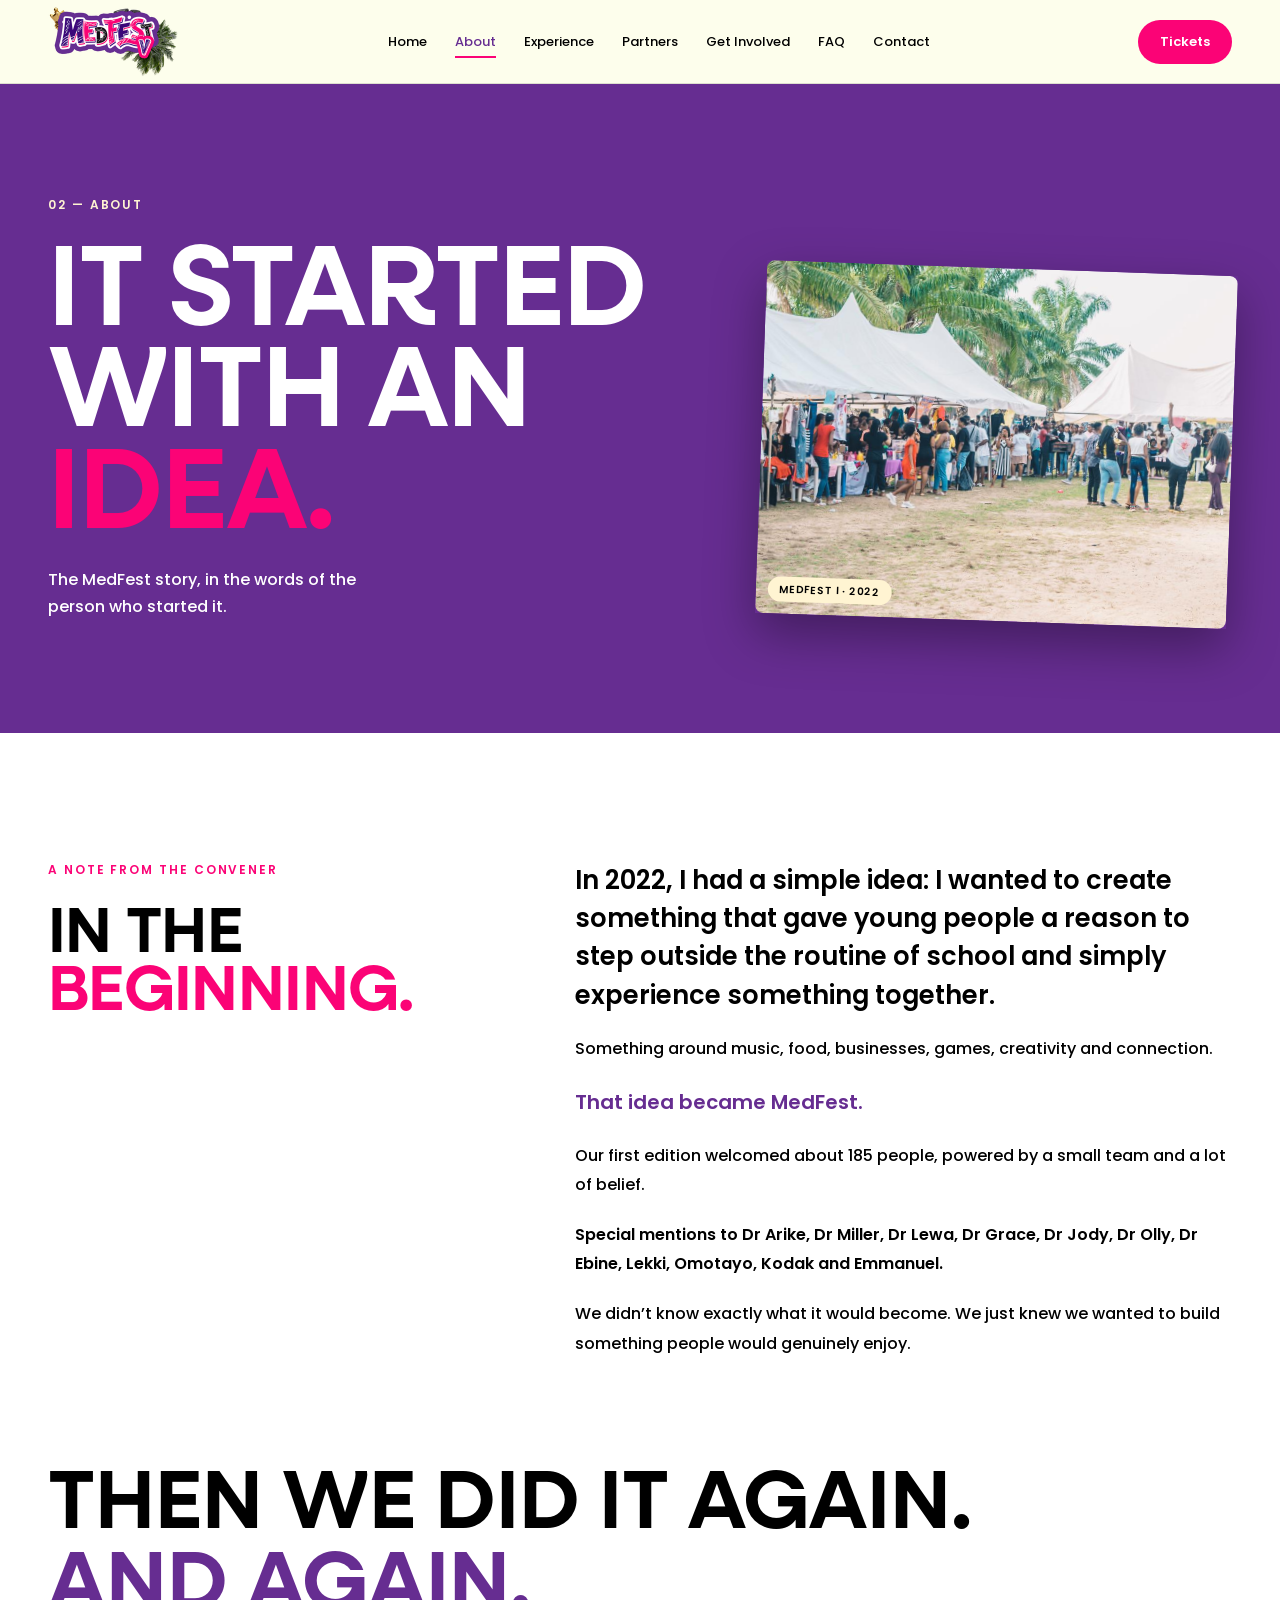
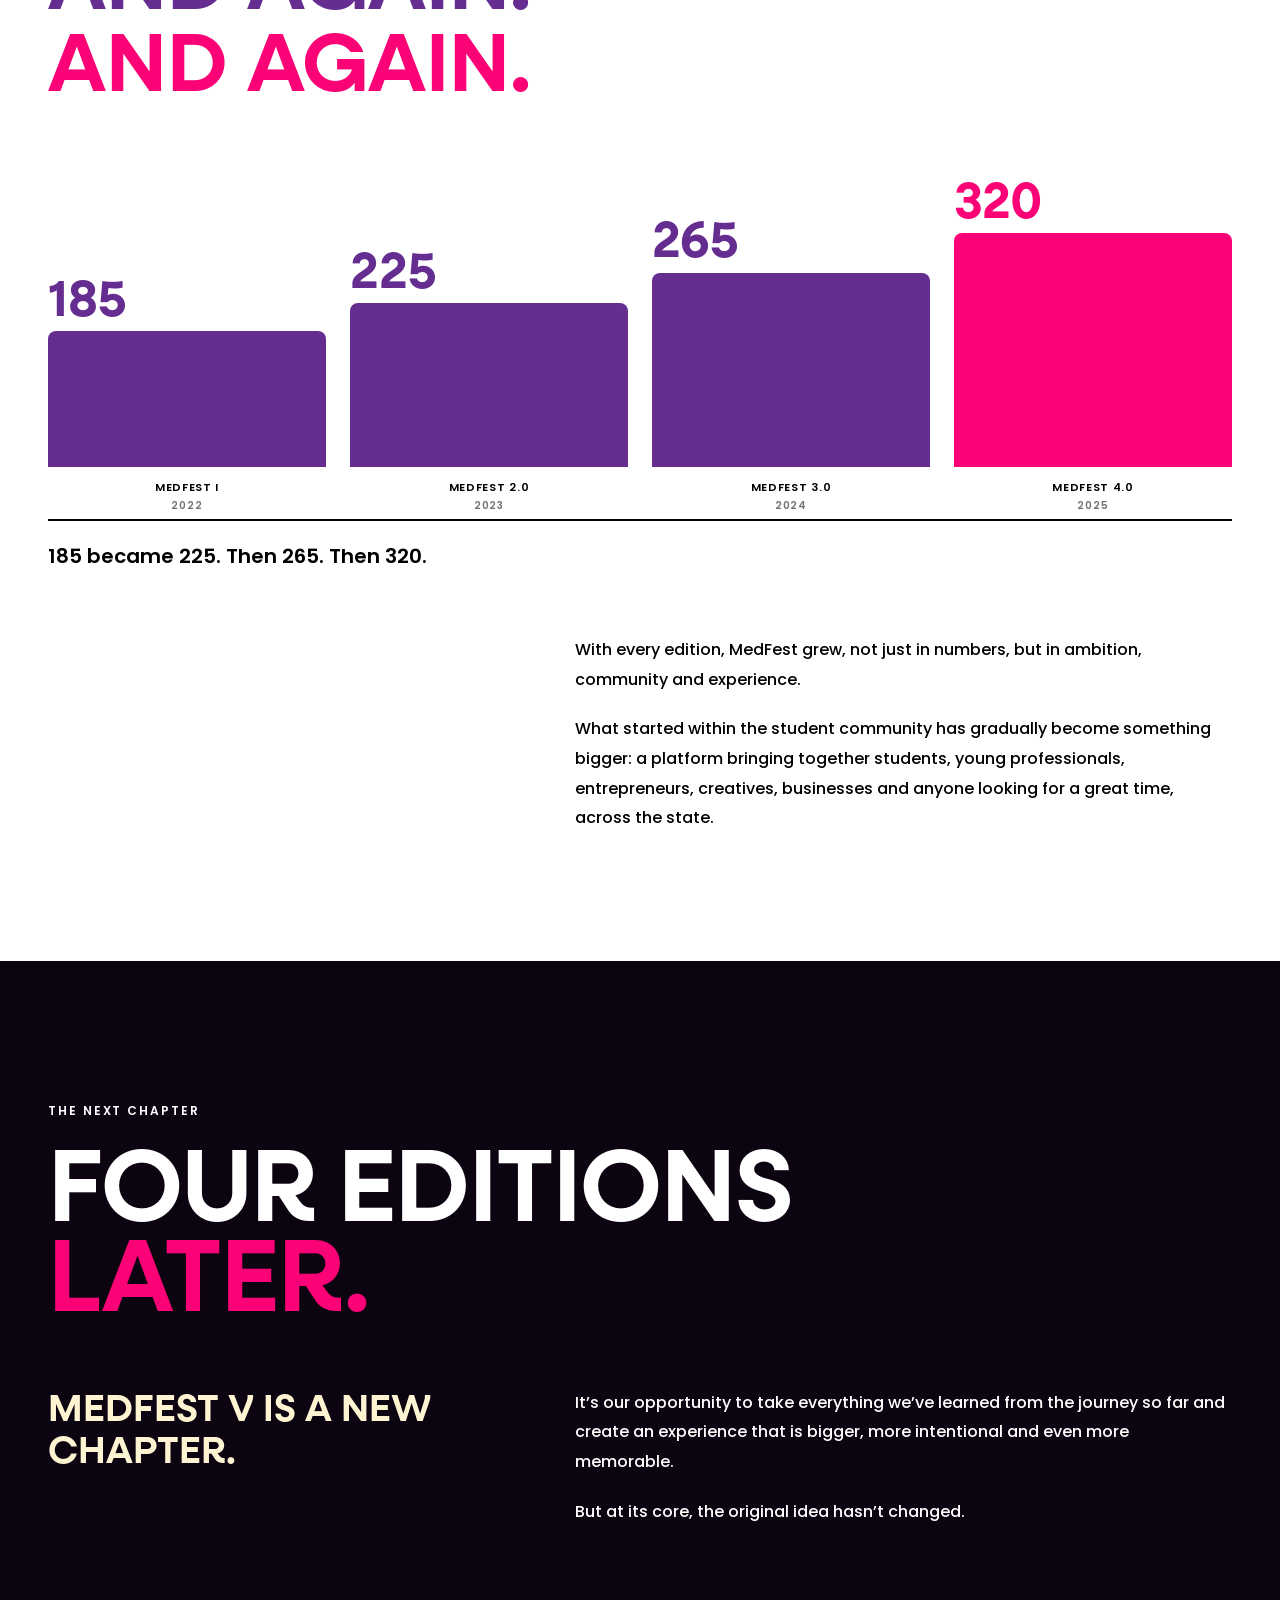
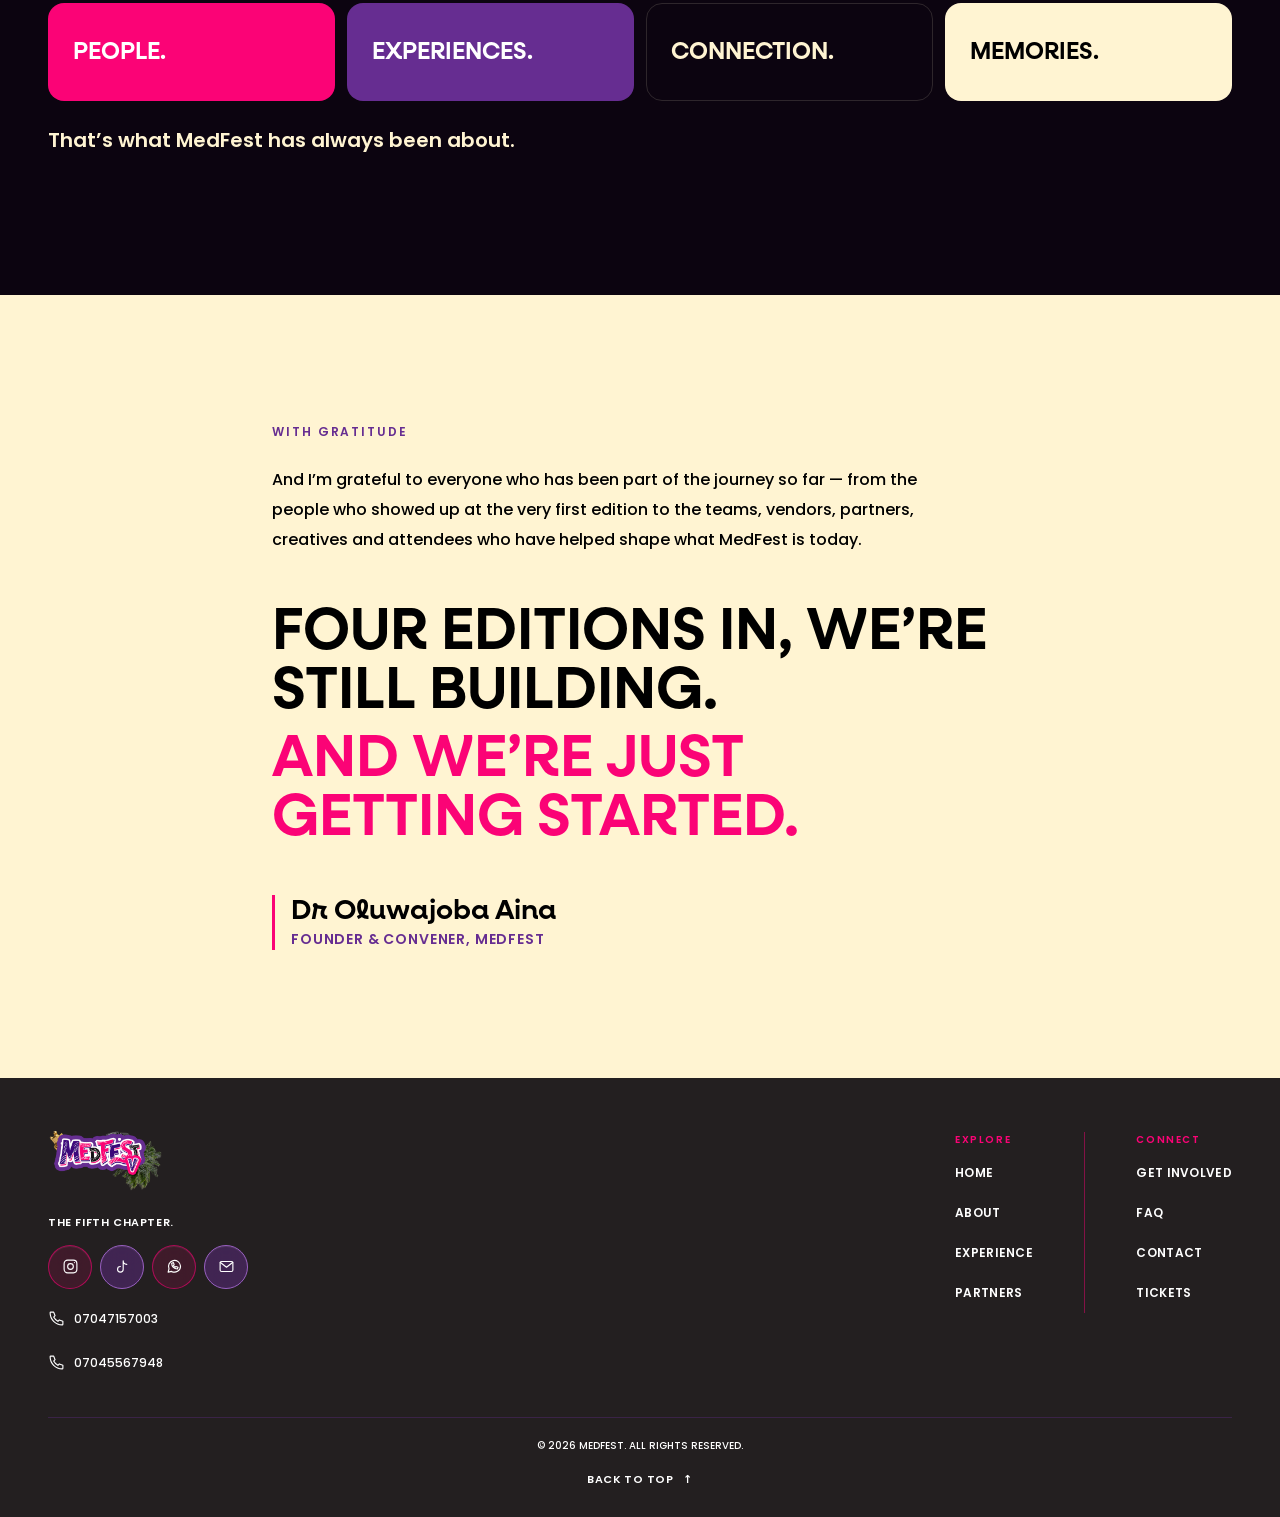
<file: pages/about.html>
<!doctype html>
<html lang="en-NG">
  <head>
    <meta charset="UTF-8" />
    <meta name="viewport" content="width=device-width, initial-scale=1.0" />
    <title>About MedFest Nigeria — The Story of MedFestNG | MedFest V</title>
    <meta
      name="description"
      content="The story of MedFest (MedFestNG) in Ondo, Nigeria: from a 2022 student idea to a festival for everyone, told by founder and convener Dr Oluwajoba Aina."
    />
    <meta
      name="keywords"
      content="MedFest, MedFestNG, MedFest Nigeria, MedFest UNIMED, MedFest Ondo, MedFest V, MedFest 2026, MedFest Ondo City, Ondo festival, Ondo City events, December 2026 festival Nigeria, music food culture festival Nigeria, lifestyle festival Ondo State, MedFest tickets, MedFest vendors, MedFest partnerships"
    />
    <meta name="author" content="MedFest (MedFestNG)" />
    <meta name="application-name" content="MedFest" />
    <meta
      name="robots"
      content="index, follow, max-image-preview:large, max-snippet:-1, max-video-preview:-1"
    />
    <link rel="canonical" href="https://medfest.ng/pages/about.html" />
    <link
      rel="alternate"
      hreflang="en-NG"
      href="https://medfest.ng/pages/about.html"
    />
    <link
      rel="alternate"
      hreflang="x-default"
      href="https://medfest.ng/pages/about.html"
    />
    <meta name="geo.region" content="NG-ON" />
    <meta name="geo.placename" content="Ondo City, Ondo State, Nigeria" />
    <meta property="og:type" content="website" />
    <meta property="og:site_name" content="MedFest" />
    <meta property="og:locale" content="en_NG" />
    <meta
      property="og:title"
      content="About MedFest Nigeria — The Story of MedFestNG | MedFest V"
    />
    <meta
      property="og:description"
      content="The story of MedFest (MedFestNG) in Ondo, Nigeria: from a 2022 student idea to a festival for everyone, told by founder and convener Dr Oluwajoba Aina."
    />
    <meta property="og:url" content="https://medfest.ng/pages/about.html" />
    <meta
      property="og:image"
      content="https://medfest.ng/assets/images/og/medfest-og.jpg"
    />
    <meta property="og:image:width" content="1200" />
    <meta property="og:image:height" content="630" />
    <meta property="og:image:type" content="image/jpeg" />
    <meta
      property="og:image:secure_url"
      content="https://medfest.ng/assets/images/og/medfest-og.jpg"
    />
    <meta
      property="og:image:alt"
      content="MedFest V festival crowd in Ondo City, Nigeria"
    />
    <meta name="twitter:card" content="summary_large_image" />
    <meta
      name="twitter:title"
      content="About MedFest Nigeria — The Story of MedFestNG | MedFest V"
    />
    <meta
      name="twitter:description"
      content="The story of MedFest (MedFestNG) in Ondo, Nigeria: from a 2022 student idea to a festival for everyone, told by founder and convener Dr Oluwajoba Aina."
    />
    <meta
      name="twitter:image"
      content="https://medfest.ng/assets/images/og/medfest-og.jpg"
    />
    <!-- Paste your Google Search Console / Bing verification tag here (see SEO-README.md):
    <meta name="google-site-verification" content="YOUR_CODE" />
    <meta name="msvalidate.01" content="YOUR_CODE" />
    -->
    <script type="application/ld+json">
      {
        "@context": "https://schema.org",
        "@graph": [
          {
            "@type": "Organization",
            "@id": "https://medfest.ng/#organization",
            "name": "MedFest",
            "alternateName": [
              "MedFestNG",
              "MedFest Nigeria",
              "MedFest UNIMED",
              "MedFestUnimed",
              "MedFest Ondo",
              "MedFest V"
            ],
            "legalName": "MedFest",
            "url": "https://medfest.ng/",
            "logo": {
              "@type": "ImageObject",
              "url": "https://medfest.ng/assets/icons/icon-512.png",
              "width": 512,
              "height": 512
            },
            "image": "https://medfest.ng/assets/images/og/medfest-og.jpg",
            "description": "MedFest (also written MedFestNG, MedFest Nigeria, MedFest UNIMED or MedFest Ondo) is an annual lifestyle and social festival in Ondo City, Ondo State, Nigeria, celebrating music, food, culture, creativity, business and connection. It began in 2022 as a student-led idea and has run four editions.",
            "foundingDate": "2022",
            "founder": {
              "@type": "Person",
              "name": "Dr Oluwajoba Aina",
              "jobTitle": "Founder & Convener"
            },
            "email": "medfestunimed@gmail.com",
            "telephone": "+2347045567948",
            "sameAs": [
              "https://www.instagram.com/medfestng_/",
              "https://www.tiktok.com/@medfest.v"
            ],
            "address": {
              "@type": "PostalAddress",
              "addressLocality": "Ondo City",
              "addressRegion": "Ondo State",
              "addressCountry": "NG"
            },
            "areaServed": {
              "@type": "AdministrativeArea",
              "name": "Ondo State, Nigeria"
            },
            "knowsAbout": [
              "Music festivals",
              "Food festivals",
              "Nigerian culture",
              "Brand activations",
              "Experiential marketing"
            ],
            "contactPoint": [
              {
                "@type": "ContactPoint",
                "contactType": "customer support",
                "telephone": "+2347045567948",
                "email": "medfestunimed@gmail.com",
                "areaServed": "NG",
                "availableLanguage": "English"
              }
            ]
          },
          {
            "@type": "AboutPage",
            "@id": "https://medfest.ng/pages/about.html#webpage",
            "url": "https://medfest.ng/pages/about.html",
            "name": "About MedFest Nigeria — The Story of MedFestNG | MedFest V",
            "description": "The story of MedFest (MedFestNG) in Ondo, Nigeria: from a 2022 student idea to a festival for everyone, told by founder and convener Dr Oluwajoba Aina.",
            "inLanguage": "en-NG",
            "isPartOf": {
              "@id": "https://medfest.ng/#website"
            },
            "about": {
              "@id": "https://medfest.ng/#organization"
            },
            "primaryImageOfPage": {
              "@type": "ImageObject",
              "url": "https://medfest.ng/assets/images/og/medfest-og.jpg",
              "width": 1200,
              "height": 630
            },
            "mainEntity": {
              "@id": "https://medfest.ng/#organization"
            }
          },
          {
            "@type": "BreadcrumbList",
            "itemListElement": [
              {
                "@type": "ListItem",
                "position": 1,
                "name": "MedFest",
                "item": "https://medfest.ng/"
              },
              {
                "@type": "ListItem",
                "position": 2,
                "name": "About",
                "item": "https://medfest.ng/pages/about.html"
              }
            ]
          }
        ]
      }
    </script>
    <link rel="icon" href="../favicon.ico" sizes="48x48" />
    <link
      rel="icon"
      type="image/png"
      sizes="48x48"
      href="../assets/icons/favicon-48x48.png"
    />
    <link
      rel="icon"
      type="image/png"
      sizes="96x96"
      href="../assets/icons/favicon-96x96.png"
    />
    <link
      rel="icon"
      type="image/png"
      sizes="192x192"
      href="../assets/icons/favicon-192x192.png"
    />
    <link rel="icon" type="image/svg+xml" href="../assets/icons/favicon.svg" />
    <link
      rel="apple-touch-icon"
      sizes="180x180"
      href="../assets/icons/apple-touch-icon.png"
    />
    <link rel="manifest" href="../site.webmanifest" />
    <meta name="theme-color" content="#662d91" />
    <link rel="preconnect" href="https://fonts.googleapis.com" />
    <link rel="preconnect" href="https://fonts.gstatic.com" crossorigin />
    <link
      href="https://fonts.googleapis.com/css2?family=Poppins:wght@500;600&display=swap"
      rel="stylesheet"
    />
    <link rel="stylesheet" href="../css/reset.css" />
    <link rel="stylesheet" href="../css/variables.css" />
    <link rel="stylesheet" href="../css/global.css" />
    <link rel="stylesheet" href="../css/components.css" />
    <link rel="stylesheet" href="../css/footer.css" />
    <link rel="stylesheet" href="../css/pages.css" />
    <link rel="stylesheet" href="../css/motion.css" />
    <link rel="stylesheet" href="../css/desktop.css" />
    <link rel="stylesheet" href="../css/tickets.css" />
  </head>
  <body class="navigation-only about-page">
    <header>
      <noscript
        ><nav aria-label="MedFest site links">
          <a href="https://medfest.ng/">Home</a>
          <a href="https://medfest.ng/pages/about.html">About</a>
          <a href="https://medfest.ng/pages/experience.html">Experience</a>
          <a href="https://medfest.ng/pages/gallery.html">Gallery</a>
          <a href="https://medfest.ng/pages/partners.html">Partners</a>
          <a href="https://medfest.ng/pages/get-involved.html">Get Involved</a>
          <a href="https://medfest.ng/pages/faq.html">FAQ</a>
          <a href="https://medfest.ng/pages/contact.html">Contact</a>
          <a href="https://medfest.ng/"
            >MedFest Nigeria (MedFestNG), Ondo City</a
          >
        </nav></noscript
      >
      <div id="navbar-root" data-root="../" data-active="about"></div>
      <div id="mobile-menu-root" data-root="../" data-active="about"></div>
    </header>
    <main id="main-content">
      <section class="about-hero" aria-labelledby="about-title">
        <div class="container about-hero__layout">
          <div class="about-hero__content">
            <p class="section-label">02 &mdash; About</p>
            <h1 id="about-title">It started<br />with an <em>idea.</em></h1>
            <p class="about-hero__lead">
              The MedFest story, in the words of the person who started it.
            </p>
          </div>
          <figure class="about-hero__photo">
            <img
              src="../assets/images/Medfest 1/WhatsApp Image 2026-09-23 at 16.25.53.jpeg"
              alt="Guests queueing under vendor tents at the first MedFest in 2022"
              decoding="async"
            />
            <figcaption>MedFest I &middot; 2022</figcaption>
          </figure>
        </div>
      </section>

      <section class="about-note" aria-labelledby="about-note-title">
        <div class="container about-note__layout">
          <header class="about-note__head">
            <p class="section-label">A note from the Convener</p>
            <h2 id="about-note-title">In the<br /><em>beginning.</em></h2>
          </header>
          <div class="about-note__body">
            <p class="about-note__opening">
              In 2022, I had a simple idea: I wanted to create something that
              gave young people a reason to step outside the routine of school
              and simply experience something together.
            </p>
            <p>
              Something around music, food, businesses, games, creativity and
              connection.
            </p>
            <p class="about-note__strong">That idea became MedFest.</p>
            <p>
              Our first edition welcomed about 185 people, powered by a small
              team and a lot of belief.
            </p>
            <p class="about-note__mentions">
              Special mentions to Dr Arike, Dr Miller, Dr Lewa, Dr Grace, Dr
              Jody, Dr Olly, Dr Ebine, Lekki, Omotayo, Kodak and Emmanuel.
            </p>
            <p>
              We didn&rsquo;t know exactly what it would become. We just knew we
              wanted to build something people would genuinely enjoy.
            </p>
          </div>
        </div>

        <div class="container about-growth">
          <p
            class="about-growth__lines"
            aria-label="Then we did it again. And again. And again."
          >
            <span>Then we did it again.</span>
            <span>And again.</span>
            <span>And again.</span>
          </p>
          <div
            class="about-growth__chart"
            role="list"
            aria-label="Attendance at each edition"
          >
            <div class="about-growth__bar" role="listitem" style="--h: 58%">
              <span class="about-growth__value">185</span>
              <span class="about-growth__fill"></span>
              <span class="about-growth__label"
                >MedFest I<small>2022</small></span
              >
            </div>
            <div class="about-growth__bar" role="listitem" style="--h: 70%">
              <span class="about-growth__value">225</span>
              <span class="about-growth__fill"></span>
              <span class="about-growth__label"
                >MedFest 2.0<small>2023</small></span
              >
            </div>
            <div class="about-growth__bar" role="listitem" style="--h: 83%">
              <span class="about-growth__value">265</span>
              <span class="about-growth__fill"></span>
              <span class="about-growth__label"
                >MedFest 3.0<small>2024</small></span
              >
            </div>
            <div
              class="about-growth__bar about-growth__bar--latest"
              role="listitem"
              style="--h: 100%"
            >
              <span class="about-growth__value">320</span>
              <span class="about-growth__fill"></span>
              <span class="about-growth__label"
                >MedFest 4.0<small>2025</small></span
              >
            </div>
          </div>
          <p class="about-growth__caption">
            185 became 225. Then 265. Then 320.
          </p>
        </div>

        <div class="container about-note__layout about-note__layout--after">
          <div class="about-note__head" aria-hidden="true"></div>
          <div class="about-note__body">
            <p>
              With every edition, MedFest grew, not just in numbers, but in
              ambition, community and experience.
            </p>
            <p>
              What started within the student community has gradually become
              something bigger: a platform bringing together students, young
              professionals, entrepreneurs, creatives, businesses and anyone
              looking for a great time, across the state.
            </p>
          </div>
        </div>
      </section>

      <section class="about-chapter" aria-labelledby="about-chapter-title">
        <div class="container">
          <p class="section-label">The next chapter</p>
          <h2 id="about-chapter-title">Four editions<br /><em>later.</em></h2>
          <div class="about-chapter__layout">
            <p class="about-chapter__lead">MedFest V is a new chapter.</p>
            <div class="about-chapter__copy">
              <p>
                It&rsquo;s our opportunity to take everything we&rsquo;ve
                learned from the journey so far and create an experience that is
                bigger, more intentional and even more memorable.
              </p>
              <p>But at its core, the original idea hasn&rsquo;t changed.</p>
            </div>
          </div>
          <ul
            class="about-pillars"
            aria-label="What MedFest has always been about"
          >
            <li>People.</li>
            <li>Experiences.</li>
            <li>Connection.</li>
            <li>Memories.</li>
          </ul>
          <p class="about-chapter__closing">
            That&rsquo;s what MedFest has always been about.
          </p>
        </div>
      </section>

      <section class="about-thanks" aria-labelledby="about-thanks-title">
        <div class="container about-thanks__layout">
          <div class="about-thanks__copy">
            <p class="section-label" id="about-thanks-title">With gratitude</p>
            <p class="about-thanks__text">
              And I&rsquo;m grateful to everyone who has been part of the
              journey so far &mdash; from the people who showed up at the very
              first edition to the teams, vendors, partners, creatives and
              attendees who have helped shape what MedFest is today.
            </p>
            <p class="about-thanks__sign-off">
              Four editions in, we&rsquo;re still building.
              <em>And we&rsquo;re just getting started.</em>
            </p>
            <div class="about-signature">
              <p class="about-signature__name">Dr Oluwajoba Aina</p>
              <p class="about-signature__role">
                Founder &amp; Convener, MedFest
              </p>
            </div>
          </div>
        </div>
      </section>
    </main>
    <div id="footer-root" data-root="../"></div>
    <script src="../js/utils.js"></script>
    <script src="../data/site.js"></script>
    <script src="../components/navbar.js"></script>
    <script src="../components/footer.js"></script>
    <script src="../js/main.js"></script>
    <script src="../js/motion.js"></script>
    <script src="../js/tickets.js"></script>
  </body>
</html>
</file>
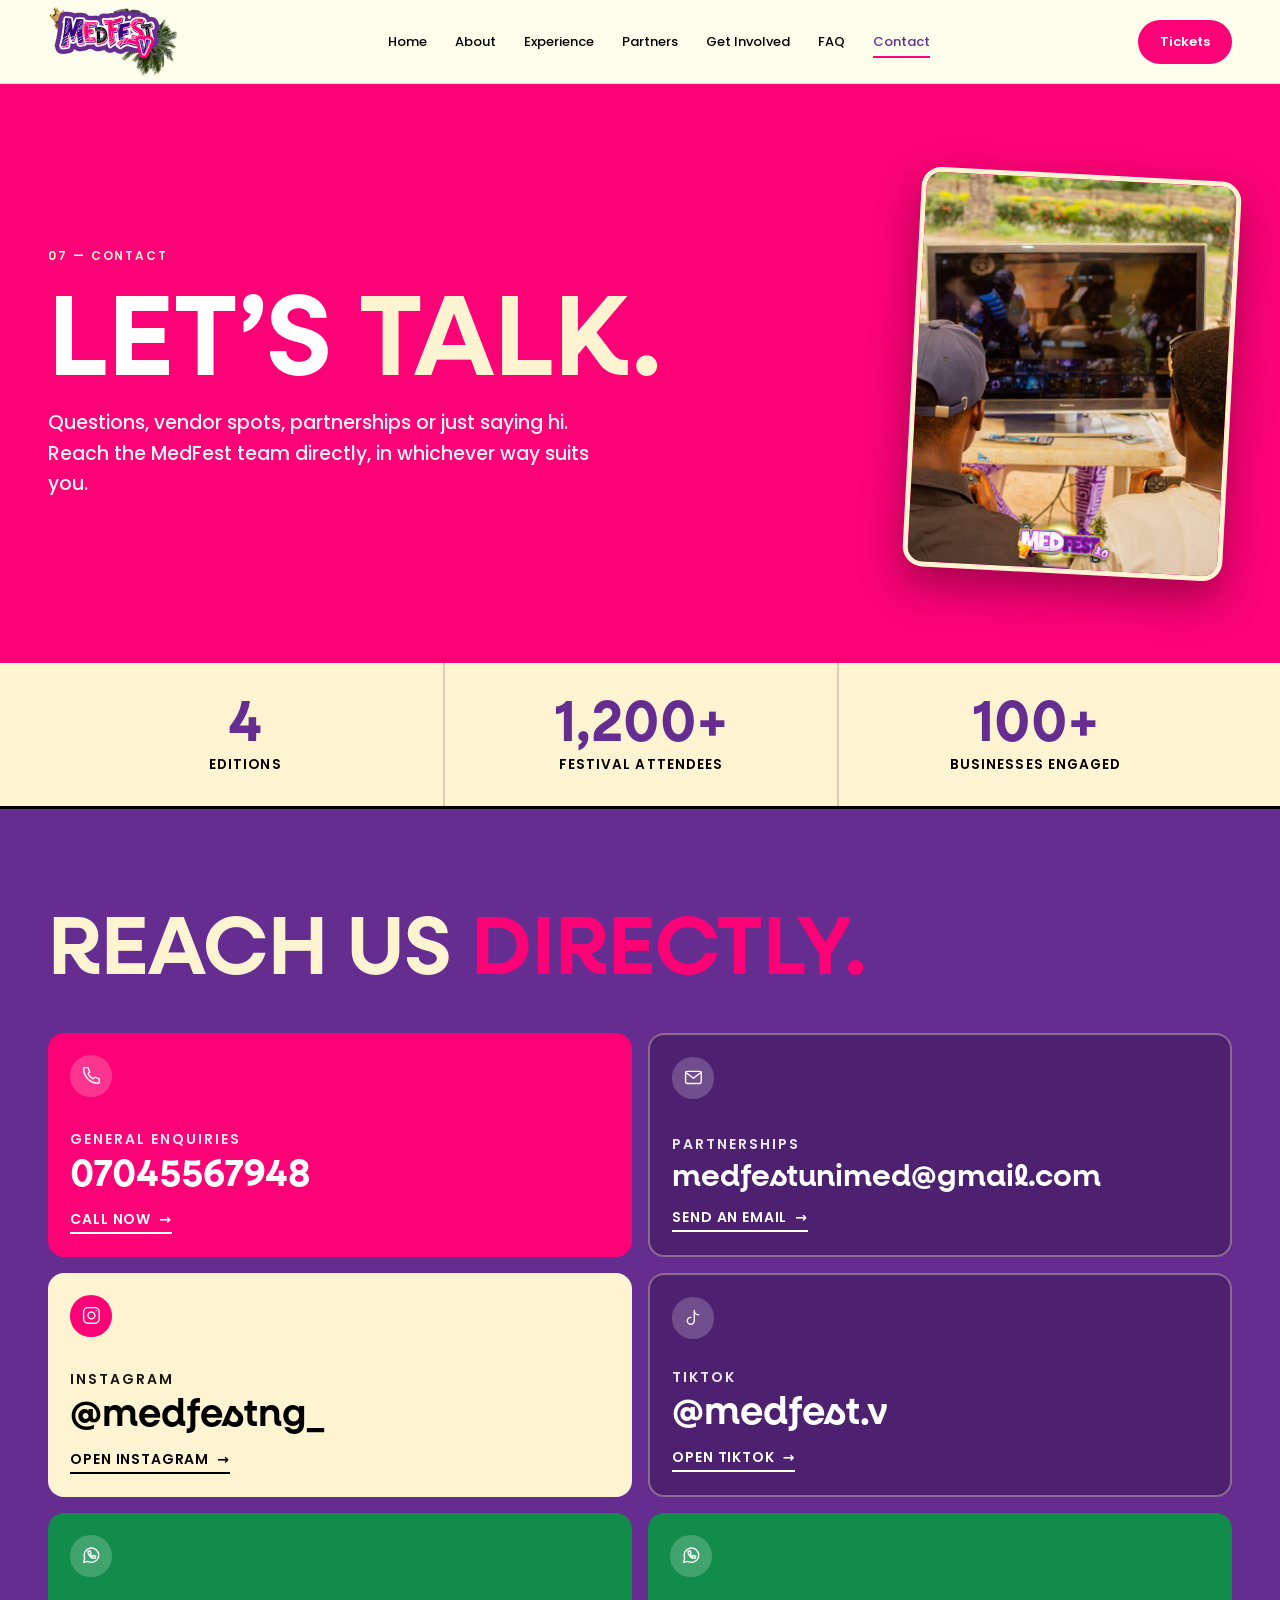
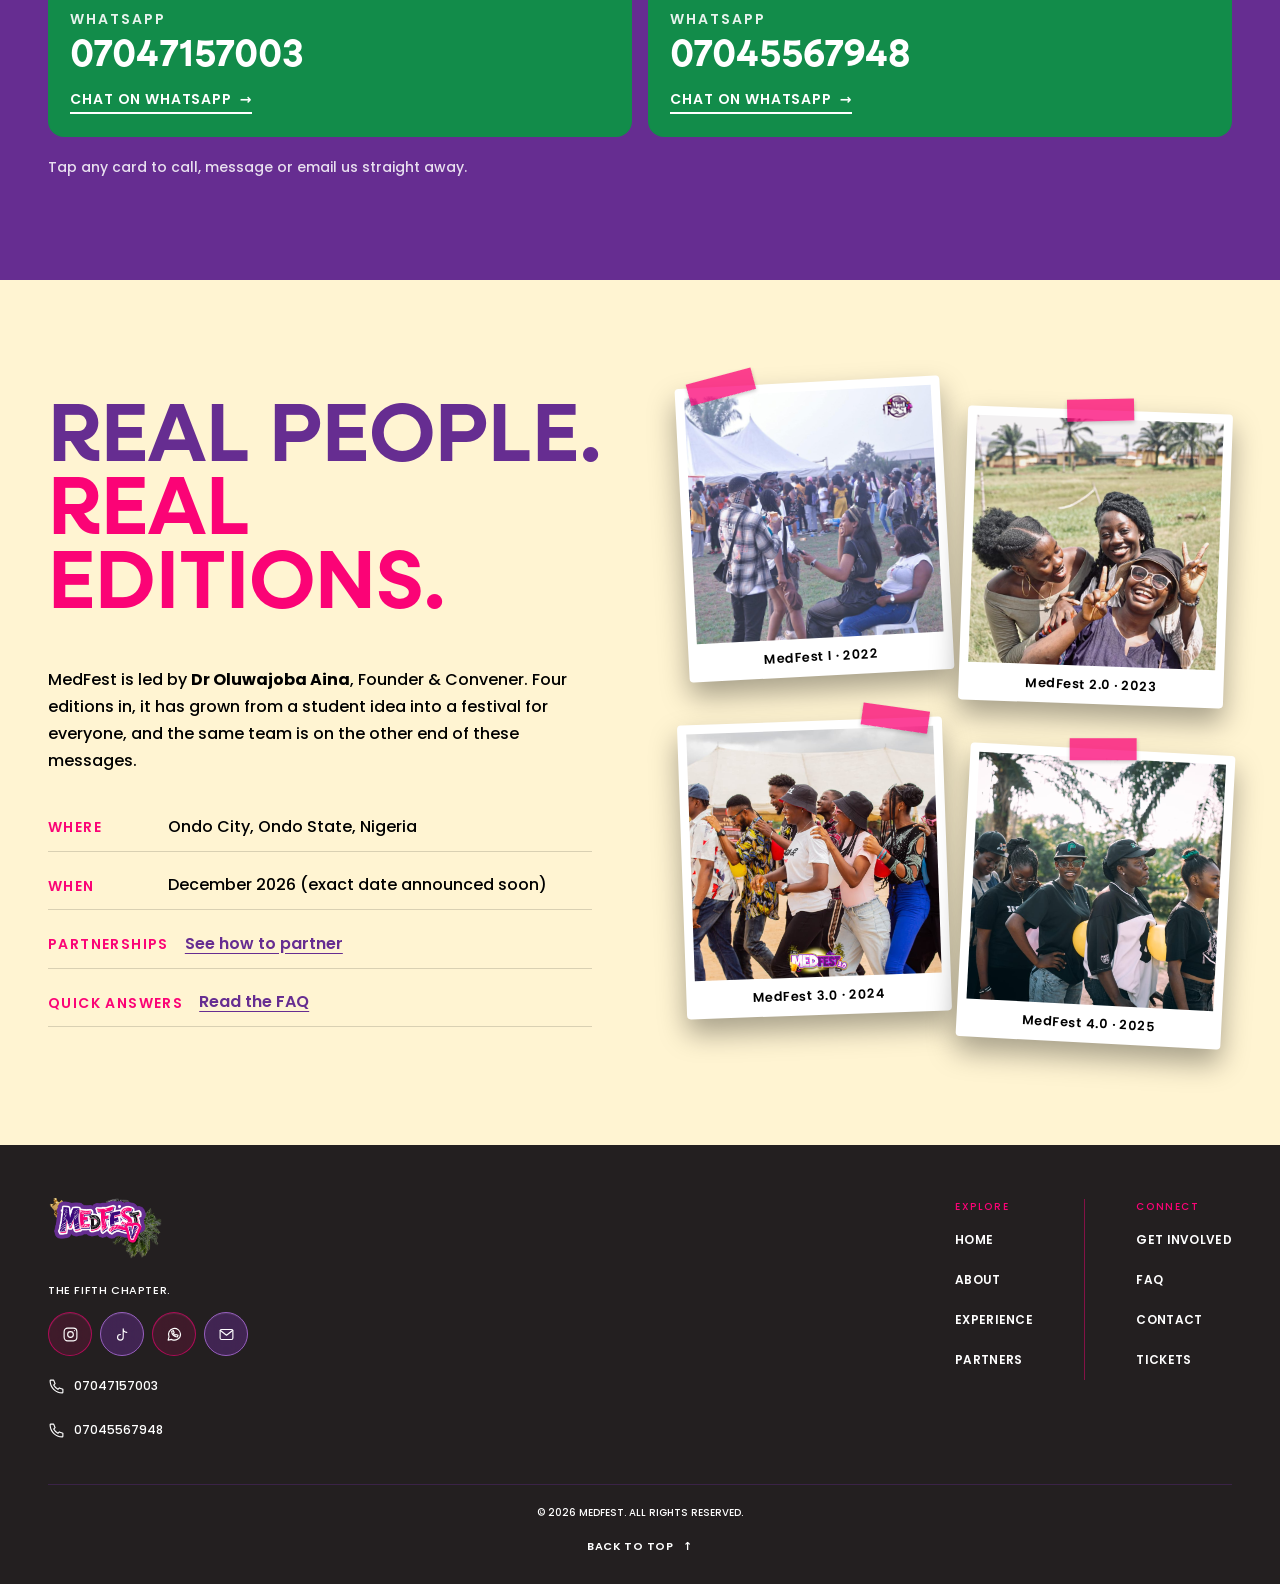
<file: pages/contact.html>
<!doctype html>
<html lang="en-NG">
  <head>
    <meta charset="UTF-8" />
    <meta name="viewport" content="width=device-width, initial-scale=1.0" />
    <title>Contact MedFest Nigeria (MedFestNG) — Enquiries, Vendors &amp; Partnerships</title>
    <meta name="description" content="Reach the MedFest team by phone, WhatsApp, email, Instagram @medfestng_ or TikTok @medfest.v for enquiries, vendor spots and partnerships." />
    <meta name="keywords" content="MedFest, MedFestNG, MedFest Nigeria, MedFest UNIMED, MedFest Ondo, MedFest V, MedFest 2026, MedFest Ondo City, Ondo festival, Ondo City events, December 2026 festival Nigeria, music food culture festival Nigeria, lifestyle festival Ondo State, MedFest tickets, MedFest vendors, MedFest partnerships" />
    <meta name="author" content="MedFest (MedFestNG)" />
    <meta name="application-name" content="MedFest" />
    <meta name="robots" content="index, follow, max-image-preview:large, max-snippet:-1, max-video-preview:-1" />
    <link rel="canonical" href="https://medfest.ng/pages/contact.html" />
    <link rel="alternate" hreflang="en-NG" href="https://medfest.ng/pages/contact.html" />
    <link rel="alternate" hreflang="x-default" href="https://medfest.ng/pages/contact.html" />
    <meta name="geo.region" content="NG-ON" />
    <meta name="geo.placename" content="Ondo City, Ondo State, Nigeria" />
    <meta property="og:type" content="website" />
    <meta property="og:site_name" content="MedFest" />
    <meta property="og:locale" content="en_NG" />
    <meta property="og:title" content="Contact MedFest Nigeria (MedFestNG) — Enquiries, Vendors &amp; Partnerships" />
    <meta property="og:description" content="Reach the MedFest team by phone, WhatsApp, email, Instagram @medfestng_ or TikTok @medfest.v for enquiries, vendor spots and partnerships." />
    <meta property="og:url" content="https://medfest.ng/pages/contact.html" />
    <meta property="og:image" content="https://medfest.ng/assets/images/og/medfest-og.jpg" />
    <meta property="og:image:width" content="1200" />
    <meta property="og:image:height" content="630" />
    <meta property="og:image:type" content="image/jpeg" />
    <meta property="og:image:secure_url" content="https://medfest.ng/assets/images/og/medfest-og.jpg" />
    <meta property="og:image:alt" content="MedFest V festival crowd in Ondo City, Nigeria" />
    <meta name="twitter:card" content="summary_large_image" />
    <meta name="twitter:title" content="Contact MedFest Nigeria (MedFestNG) — Enquiries, Vendors &amp; Partnerships" />
    <meta name="twitter:description" content="Reach the MedFest team by phone, WhatsApp, email, Instagram @medfestng_ or TikTok @medfest.v for enquiries, vendor spots and partnerships." />
    <meta name="twitter:image" content="https://medfest.ng/assets/images/og/medfest-og.jpg" />
    <!-- Paste your Google Search Console / Bing verification tag here (see SEO-README.md):
    <meta name="google-site-verification" content="YOUR_CODE" />
    <meta name="msvalidate.01" content="YOUR_CODE" />
    -->
    <script type="application/ld+json">
{
  "@context": "https://schema.org",
  "@graph": [
    {
      "@type": "Organization",
      "@id": "https://medfest.ng/#organization",
      "name": "MedFest",
      "alternateName": [
        "MedFestNG",
        "MedFest Nigeria",
        "MedFest UNIMED",
        "MedFestUnimed",
        "MedFest Ondo",
        "MedFest V"
      ],
      "legalName": "MedFest",
      "url": "https://medfest.ng/",
      "logo": {
        "@type": "ImageObject",
        "url": "https://medfest.ng/assets/icons/icon-512.png",
        "width": 512,
        "height": 512
      },
      "image": "https://medfest.ng/assets/images/og/medfest-og.jpg",
      "description": "MedFest (also written MedFestNG, MedFest Nigeria, MedFest UNIMED or MedFest Ondo) is an annual lifestyle and social festival in Ondo City, Ondo State, Nigeria, celebrating music, food, culture, creativity, business and connection. It began in 2022 as a student-led idea and has run four editions.",
      "foundingDate": "2022",
      "founder": {
        "@type": "Person",
        "name": "Dr Oluwajoba Aina",
        "jobTitle": "Founder & Convener"
      },
      "email": "medfestunimed@gmail.com",
      "telephone": "+2347045567948",
      "sameAs": [
        "https://www.instagram.com/medfestng_/",
        "https://www.tiktok.com/@medfest.v"
      ],
      "address": {
        "@type": "PostalAddress",
        "addressLocality": "Ondo City",
        "addressRegion": "Ondo State",
        "addressCountry": "NG"
      },
      "areaServed": {
        "@type": "AdministrativeArea",
        "name": "Ondo State, Nigeria"
      },
      "knowsAbout": [
        "Music festivals",
        "Food festivals",
        "Nigerian culture",
        "Brand activations",
        "Experiential marketing"
      ],
      "contactPoint": [
        {
          "@type": "ContactPoint",
          "contactType": "customer support",
          "telephone": "+2347045567948",
          "email": "medfestunimed@gmail.com",
          "areaServed": "NG",
          "availableLanguage": "English"
        }
      ]
    },
    {
      "@type": "ContactPage",
      "@id": "https://medfest.ng/pages/contact.html#webpage",
      "url": "https://medfest.ng/pages/contact.html",
      "name": "Contact MedFest Nigeria (MedFestNG) — Enquiries, Vendors & Partnerships",
      "description": "Reach the MedFest team by phone, WhatsApp, email, Instagram @medfestng_ or TikTok @medfest.v for enquiries, vendor spots and partnerships.",
      "inLanguage": "en-NG",
      "isPartOf": {
        "@id": "https://medfest.ng/#website"
      },
      "about": {
        "@id": "https://medfest.ng/#organization"
      },
      "primaryImageOfPage": {
        "@type": "ImageObject",
        "url": "https://medfest.ng/assets/images/og/medfest-og.jpg",
        "width": 1200,
        "height": 630
      },
      "mainEntity": {
        "@id": "https://medfest.ng/#organization"
      }
    },
    {
      "@type": "BreadcrumbList",
      "itemListElement": [
        {
          "@type": "ListItem",
          "position": 1,
          "name": "MedFest",
          "item": "https://medfest.ng/"
        },
        {
          "@type": "ListItem",
          "position": 2,
          "name": "Contact",
          "item": "https://medfest.ng/pages/contact.html"
        }
      ]
    }
  ]
}
    </script>
    <link rel="icon" href="../favicon.ico" sizes="48x48" />
    <link rel="icon" type="image/png" sizes="48x48" href="../assets/icons/favicon-48x48.png" />
    <link rel="icon" type="image/png" sizes="96x96" href="../assets/icons/favicon-96x96.png" />
    <link rel="icon" type="image/png" sizes="192x192" href="../assets/icons/favicon-192x192.png" />
    <link rel="icon" type="image/svg+xml" href="../assets/icons/favicon.svg" />
    <link rel="apple-touch-icon" sizes="180x180" href="../assets/icons/apple-touch-icon.png" />
    <link rel="manifest" href="../site.webmanifest" />
    <meta name="theme-color" content="#662d91" />
    <link rel="preconnect" href="https://fonts.googleapis.com" />
    <link rel="preconnect" href="https://fonts.gstatic.com" crossorigin />
    <link href="https://fonts.googleapis.com/css2?family=Poppins:wght@500;600&display=swap" rel="stylesheet" />
    <link rel="stylesheet" href="../css/reset.css" />
    <link rel="stylesheet" href="../css/variables.css" />
    <link rel="stylesheet" href="../css/global.css" />
    <link rel="stylesheet" href="../css/components.css" />
    <link rel="stylesheet" href="../css/footer.css" />
    <link rel="stylesheet" href="../css/pages.css" />
    <link rel="stylesheet" href="../css/experience.css" />
    <link rel="stylesheet" href="../css/faq.css" />
    <link rel="stylesheet" href="../css/motion.css" />
    <link rel="stylesheet" href="../css/desktop.css" />
    <link rel="stylesheet" href="../css/tickets.css" />
  </head>
  <body class="navigation-only experience-page">
    <header>
      <noscript><nav aria-label="MedFest site links"><a href="https://medfest.ng/">Home</a> <a href="https://medfest.ng/pages/about.html">About</a> <a href="https://medfest.ng/pages/experience.html">Experience</a> <a href="https://medfest.ng/pages/gallery.html">Gallery</a> <a href="https://medfest.ng/pages/partners.html">Partners</a> <a href="https://medfest.ng/pages/get-involved.html">Get Involved</a> <a href="https://medfest.ng/pages/faq.html">FAQ</a> <a href="https://medfest.ng/pages/contact.html">Contact</a> <a href="https://medfest.ng/">MedFest Nigeria (MedFestNG), Ondo City</a></nav></noscript>
      <div id="navbar-root" data-root="../" data-active="contact"></div>
      <div id="mobile-menu-root" data-root="../" data-active="contact"></div>
    </header>
    <main id="main-content">
      <section class="faq-hero contact-hero" aria-labelledby="contact-title">
        <div class="container faq-hero__layout">
          <div>
            <p class="section-label">07 &mdash; Contact</p>
            <h1 id="contact-title">Let&rsquo;s <em>talk.</em></h1>
            <p class="ct-lead">Questions, vendor spots, partnerships or just saying hi. Reach the MedFest team directly, in whichever way suits you.</p>
          </div>
          <figure class="faq-hero__pic"><img src="../assets/images/Medfest 3/WhatsApp Image 2026-09-23 at 16.45.55 (3).jpeg" alt="Guests gathered around a game setup at MedFest" loading="eager" decoding="async" /></figure>
        </div>
      </section>

      <section class="ct-proof" aria-label="MedFest at a glance">
        <div class="container ct-proof__grid">
          <div><strong>4</strong><span>Editions</span></div>
          <div><strong>1,200+</strong><span>Festival attendees</span></div>
          <div><strong>100+</strong><span>Businesses engaged</span></div>
        </div>
      </section>

      <section class="ct-reach" aria-labelledby="ct-reach-title">
        <div class="container">
          <h2 id="ct-reach-title" class="ct-h2">Reach us <em>directly.</em></h2>
          <div class="ct-tiles ct-tiles--six"><a class="ct-tile ct-tile--magenta" href="tel:+2347045567948"><span class="ct-tile__icon"><svg viewBox="0 0 24 24" fill="none" stroke="currentColor" stroke-width="1.6" stroke-linecap="round" stroke-linejoin="round" aria-hidden="true"><path d="M8 3H4a1 1 0 0 0-1 1c0 9.4 7.6 17 17 17a1 1 0 0 0 1-1v-4l-5-2-2 2a15 15 0 0 1-6-6l2-2Z"/></svg></span><span class="ct-tile__label">General enquiries</span><span class="ct-tile__value">07045567948</span><span class="ct-tile__go">Call now <span aria-hidden="true">&rarr;</span></span></a><a class="ct-tile ct-tile--purple" href="mailto:medfestunimed@gmail.com"><span class="ct-tile__icon"><svg viewBox="0 0 24 24" fill="none" stroke="currentColor" stroke-width="1.6" stroke-linecap="round" stroke-linejoin="round" aria-hidden="true"><rect x="3" y="5" width="18" height="14" rx="2"/><path d="m3 6 9 7 9-7"/></svg></span><span class="ct-tile__label">Partnerships</span><span class="ct-tile__value ct-tile__value--mail">medfestunimed@gmail.com</span><span class="ct-tile__go">Send an email <span aria-hidden="true">&rarr;</span></span></a><a class="ct-tile ct-tile--cream" href="https://www.instagram.com/medfestng_/" target="_blank" rel="noopener"><span class="ct-tile__icon"><svg viewBox="0 0 24 24" fill="none" stroke="currentColor" stroke-width="1.6" stroke-linecap="round" stroke-linejoin="round" aria-hidden="true"><rect x="3" y="3" width="18" height="18" rx="5"/><circle cx="12" cy="12" r="4"/><circle cx="17.5" cy="6.5" r=".8" fill="currentColor" stroke="none"/></svg></span><span class="ct-tile__label">Instagram</span><span class="ct-tile__value">@medfestng_</span><span class="ct-tile__go">Open Instagram <span aria-hidden="true">&rarr;</span></span></a><a class="ct-tile ct-tile--purple" href="https://www.tiktok.com/@medfest.v" target="_blank" rel="noopener"><span class="ct-tile__icon"><svg viewBox="0 0 24 24" fill="none" stroke="currentColor" stroke-width="1.6" stroke-linecap="round" stroke-linejoin="round" aria-hidden="true"><path d="M9 12a4 4 0 1 0 4 4V4a5 5 0 0 0 5 5"/></svg></span><span class="ct-tile__label">TikTok</span><span class="ct-tile__value">@medfest.v</span><span class="ct-tile__go">Open TikTok <span aria-hidden="true">&rarr;</span></span></a><a class="ct-tile ct-tile--green" href="https://wa.me/2347047157003?text=Hello%20MedFest%2C%20I%27d%20like%20to%20ask%20about%20MedFest%20V." target="_blank" rel="noopener"><span class="ct-tile__icon"><svg viewBox="0 0 24 24" fill="none" stroke="currentColor" stroke-width="1.6" stroke-linecap="round" stroke-linejoin="round" aria-hidden="true"><path d="M20.5 11.5a8.5 8.5 0 0 1-12.6 7.4L3 20l1.2-4.7A8.5 8.5 0 1 1 20.5 11.5Z"/><path d="M8 7.5c0 4.5 3.5 8 8 8l1-2.5-3-1-1 1a8 8 0 0 1-2.5-2.5l1-1-1-3Z"/></svg></span><span class="ct-tile__label">WhatsApp</span><span class="ct-tile__value">07047157003</span><span class="ct-tile__go">Chat on WhatsApp <span aria-hidden="true">&rarr;</span></span></a><a class="ct-tile ct-tile--green" href="https://wa.me/2347045567948?text=Hello%20MedFest%2C%20I%27d%20like%20to%20ask%20about%20MedFest%20V." target="_blank" rel="noopener"><span class="ct-tile__icon"><svg viewBox="0 0 24 24" fill="none" stroke="currentColor" stroke-width="1.6" stroke-linecap="round" stroke-linejoin="round" aria-hidden="true"><path d="M20.5 11.5a8.5 8.5 0 0 1-12.6 7.4L3 20l1.2-4.7A8.5 8.5 0 1 1 20.5 11.5Z"/><path d="M8 7.5c0 4.5 3.5 8 8 8l1-2.5-3-1-1 1a8 8 0 0 1-2.5-2.5l1-1-1-3Z"/></svg></span><span class="ct-tile__label">WhatsApp</span><span class="ct-tile__value">07045567948</span><span class="ct-tile__go">Chat on WhatsApp <span aria-hidden="true">&rarr;</span></span></a></div>
          <p class="ct-note">Tap any card to call, message or email us straight away.</p>
        </div>
      </section>

      <section class="ct-trust" aria-labelledby="ct-trust-title">
        <div class="container ct-trust__layout">
          <div class="ct-trust__copy">
            <h2 id="ct-trust-title" class="ct-h2">Real people.<br /><em>Real editions.</em></h2>
            <p>MedFest is led by <strong>Dr Oluwajoba Aina</strong>, Founder &amp; Convener. Four editions in, it has grown from a student idea into a festival for everyone, and the same team is on the other end of these messages.</p>
            <ul class="ct-facts">
              <li><span>Where</span>Ondo City, Ondo State, Nigeria</li>
              <li><span>When</span>December 2026 (exact date announced soon)</li>
              <li><span>Partnerships</span><a href="partners.html">See how to partner</a></li>
              <li><span>Quick answers</span><a href="faq.html">Read the FAQ</a></li>
            </ul>
          </div>
          <div class="ct-trust__wall"><figure class="xp-pol ct-pol" data-reveal style="--r:-3deg"><span class="xp-pol__tape xp-pol__tape--tl" aria-hidden="true"></span><img src="../assets/images/Medfest 1/WhatsApp Image 2026-09-23 at 16.18.52 (1).jpeg" alt="Guests at MedFest I" loading="lazy" decoding="async" /><figcaption>MedFest I · 2022</figcaption></figure><figure class="xp-pol ct-pol" data-reveal style="--r:2deg"><span class="xp-pol__tape xp-pol__tape--tc" aria-hidden="true"></span><img src="../assets/images/Medfest 2.0/WhatsApp Image 2026-09-23 at 16.44.46.jpeg" alt="Friends laughing at MedFest 2.0" loading="lazy" decoding="async" /><figcaption>MedFest 2.0 · 2023</figcaption></figure><figure class="xp-pol ct-pol" data-reveal style="--r:-2deg"><span class="xp-pol__tape xp-pol__tape--tr" aria-hidden="true"></span><img src="../assets/images/Medfest 3/WhatsApp Image 2026-09-23 at 16.45.56 (3).jpeg" alt="Guests dancing at MedFest 3.0" loading="lazy" decoding="async" /><figcaption>MedFest 3.0 · 2024</figcaption></figure><figure class="xp-pol ct-pol" data-reveal style="--r:3deg"><span class="xp-pol__tape xp-pol__tape--tc" aria-hidden="true"></span><img src="../assets/images/Medfest 4/WhatsApp Image 2026-09-23 at 17.01.05 (1).jpeg" alt="The crew at MedFest 4.0" loading="lazy" decoding="async" /><figcaption>MedFest 4.0 · 2025</figcaption></figure></div>
        </div>
      </section>
    </main>
    <div id="footer-root" data-root="../"></div>
    <script src="../js/utils.js"></script>
    <script src="../data/site.js"></script>
    <script src="../components/navbar.js"></script>
    <script src="../components/footer.js"></script>
    <script src="../js/main.js"></script>
    <script src="../js/motion.js"></script>
    <script src="../js/tickets.js"></script>
  </body>
</html>
</file>
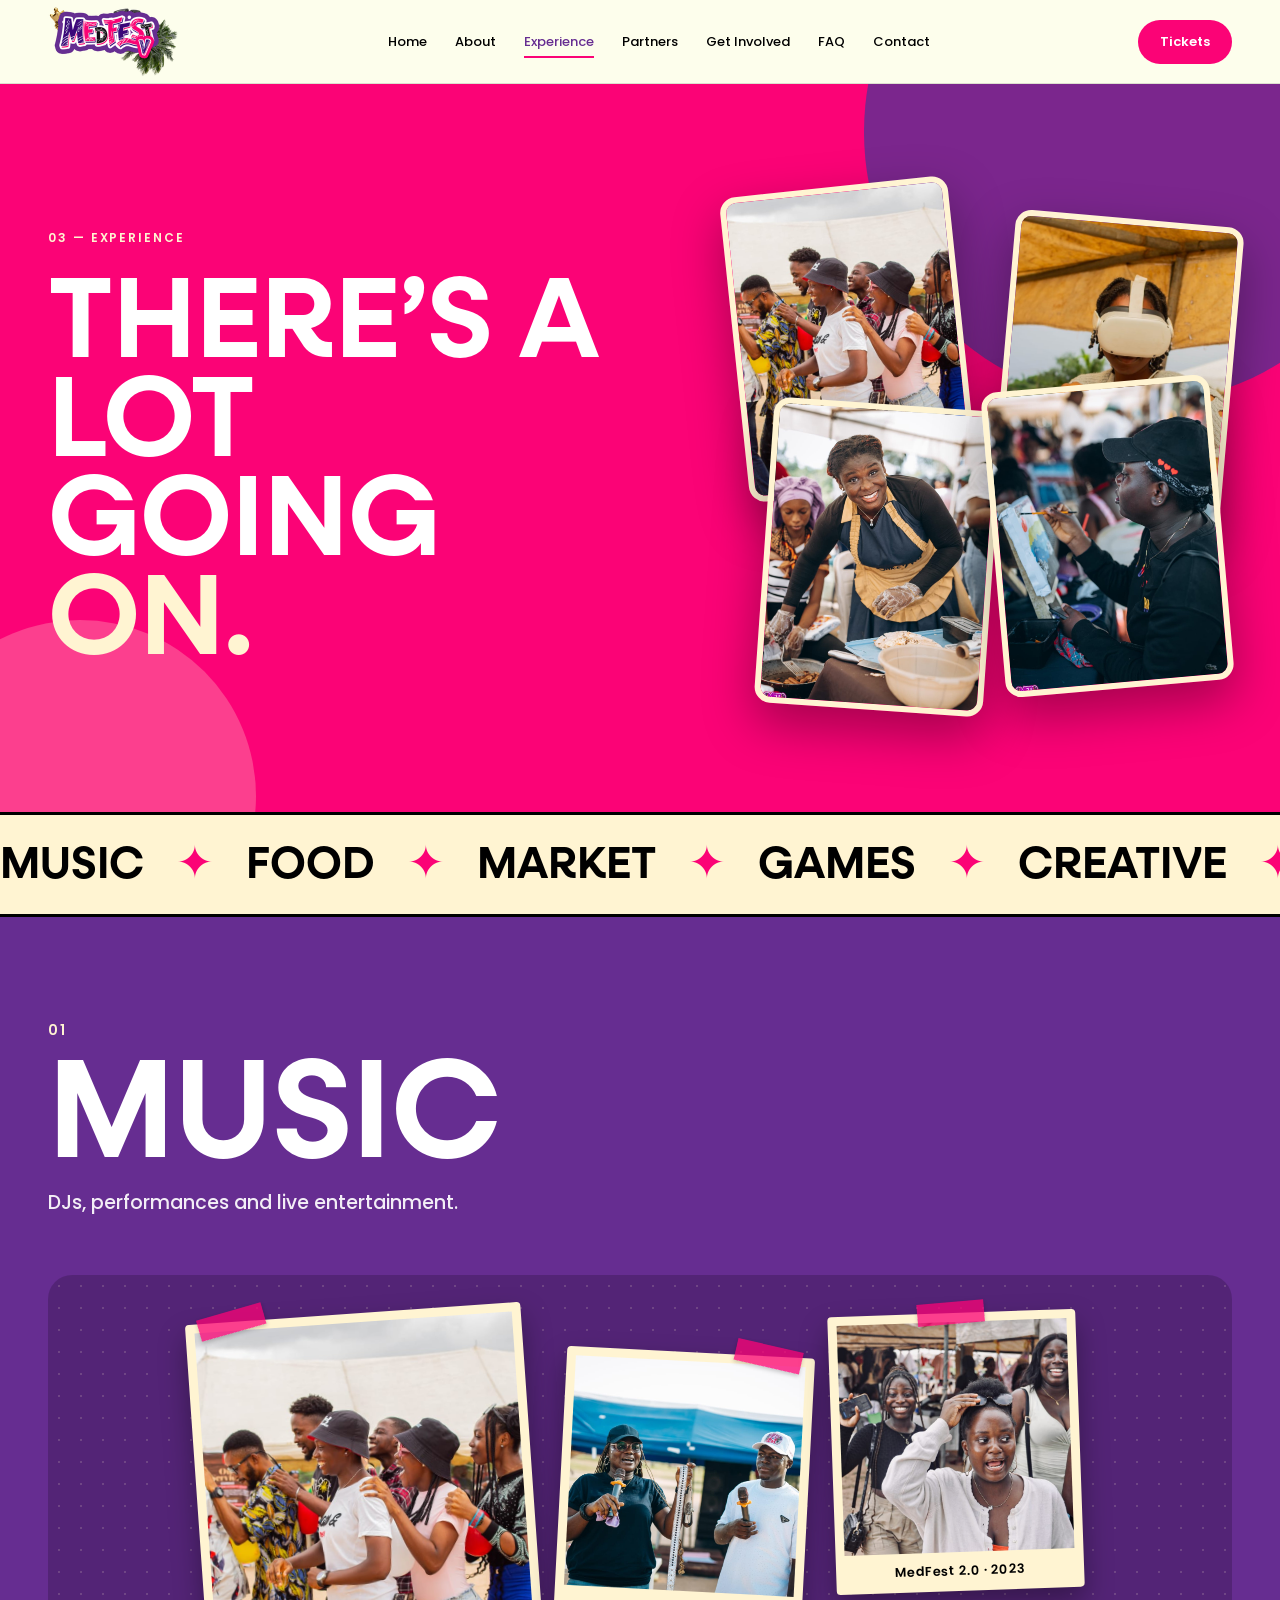
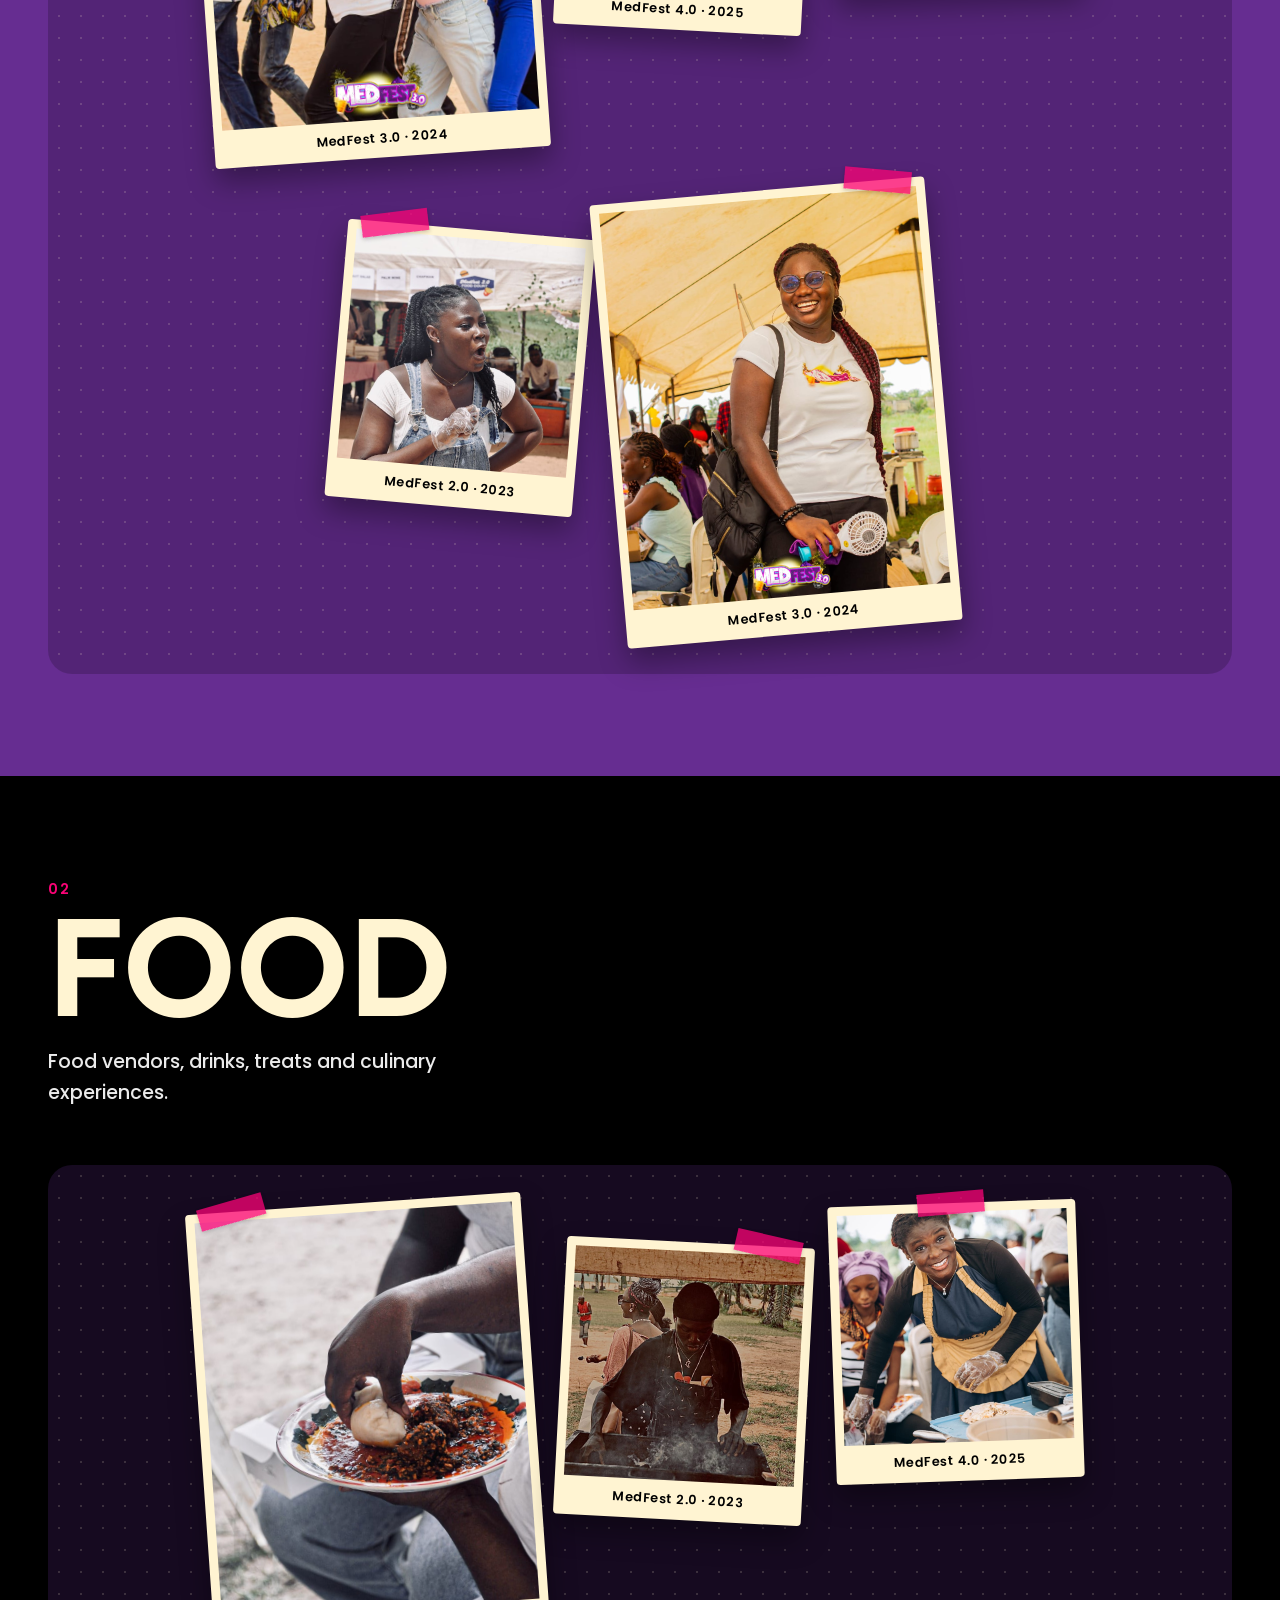
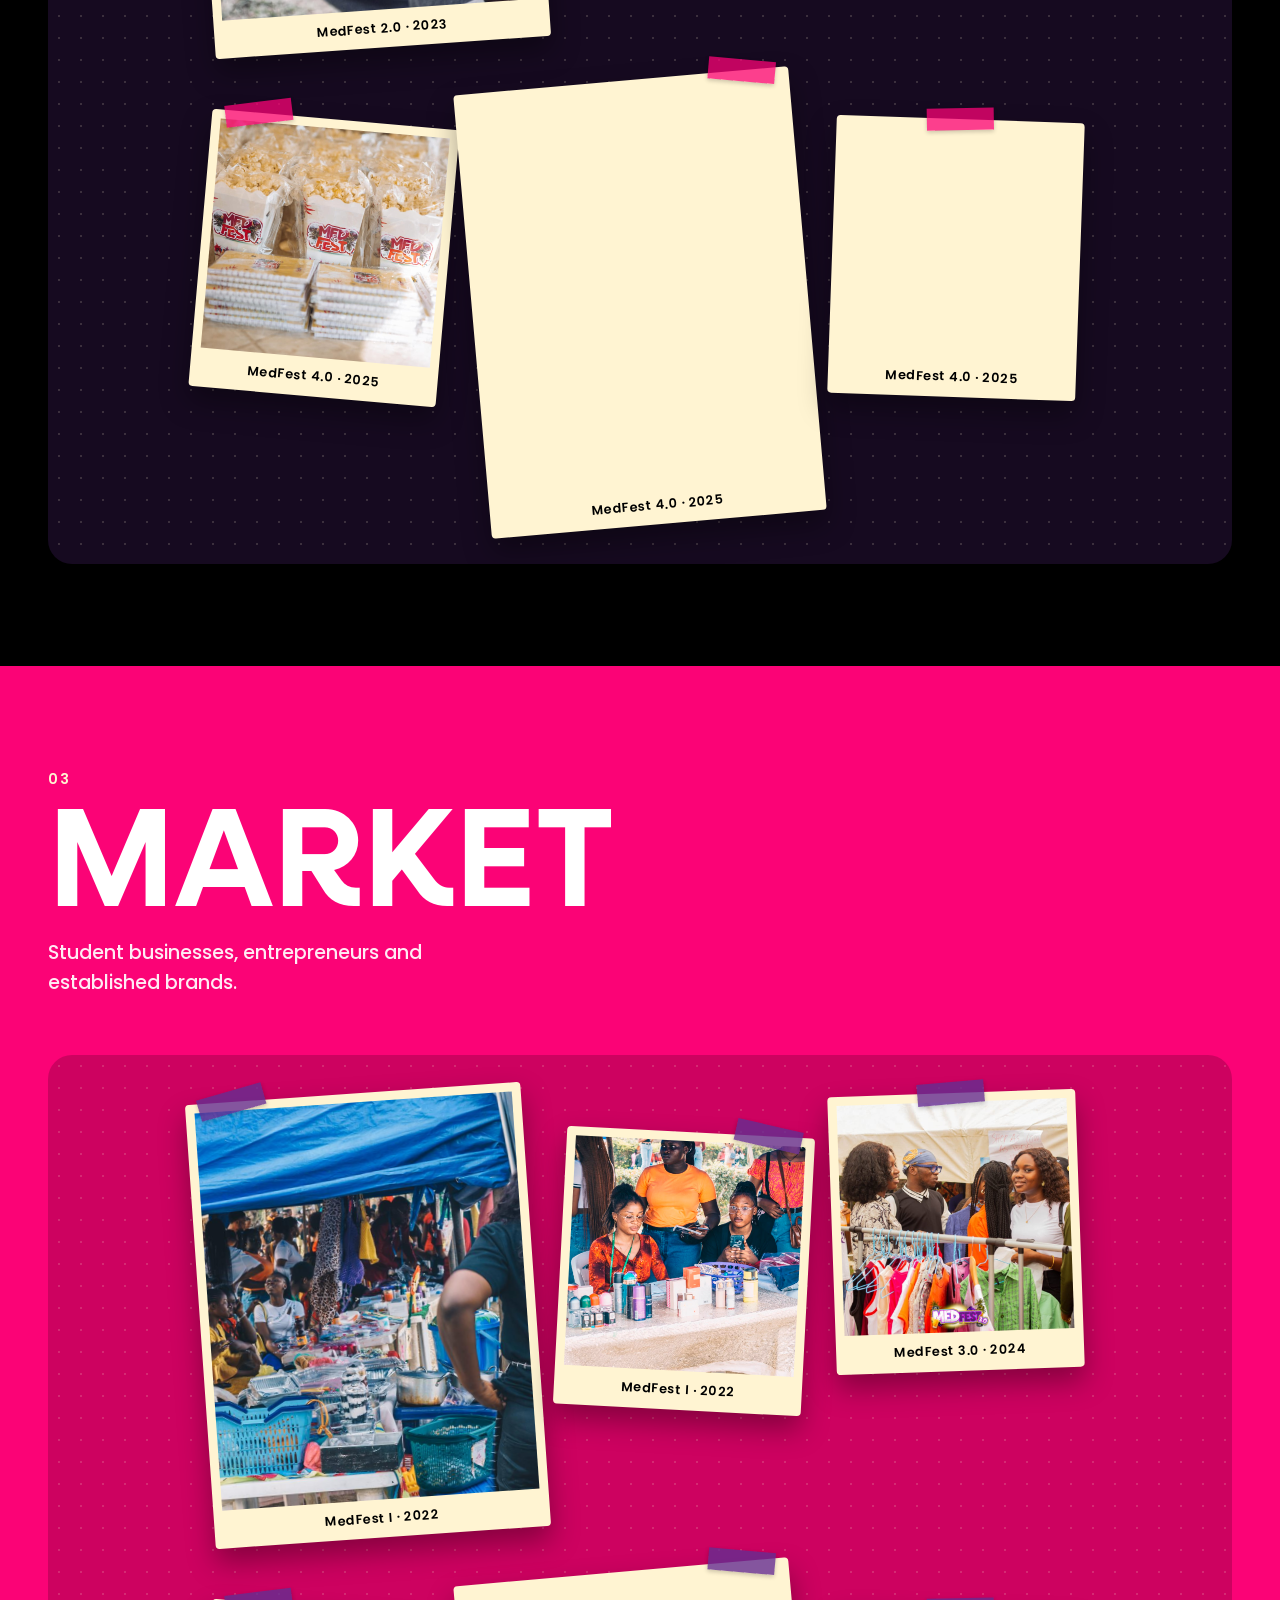
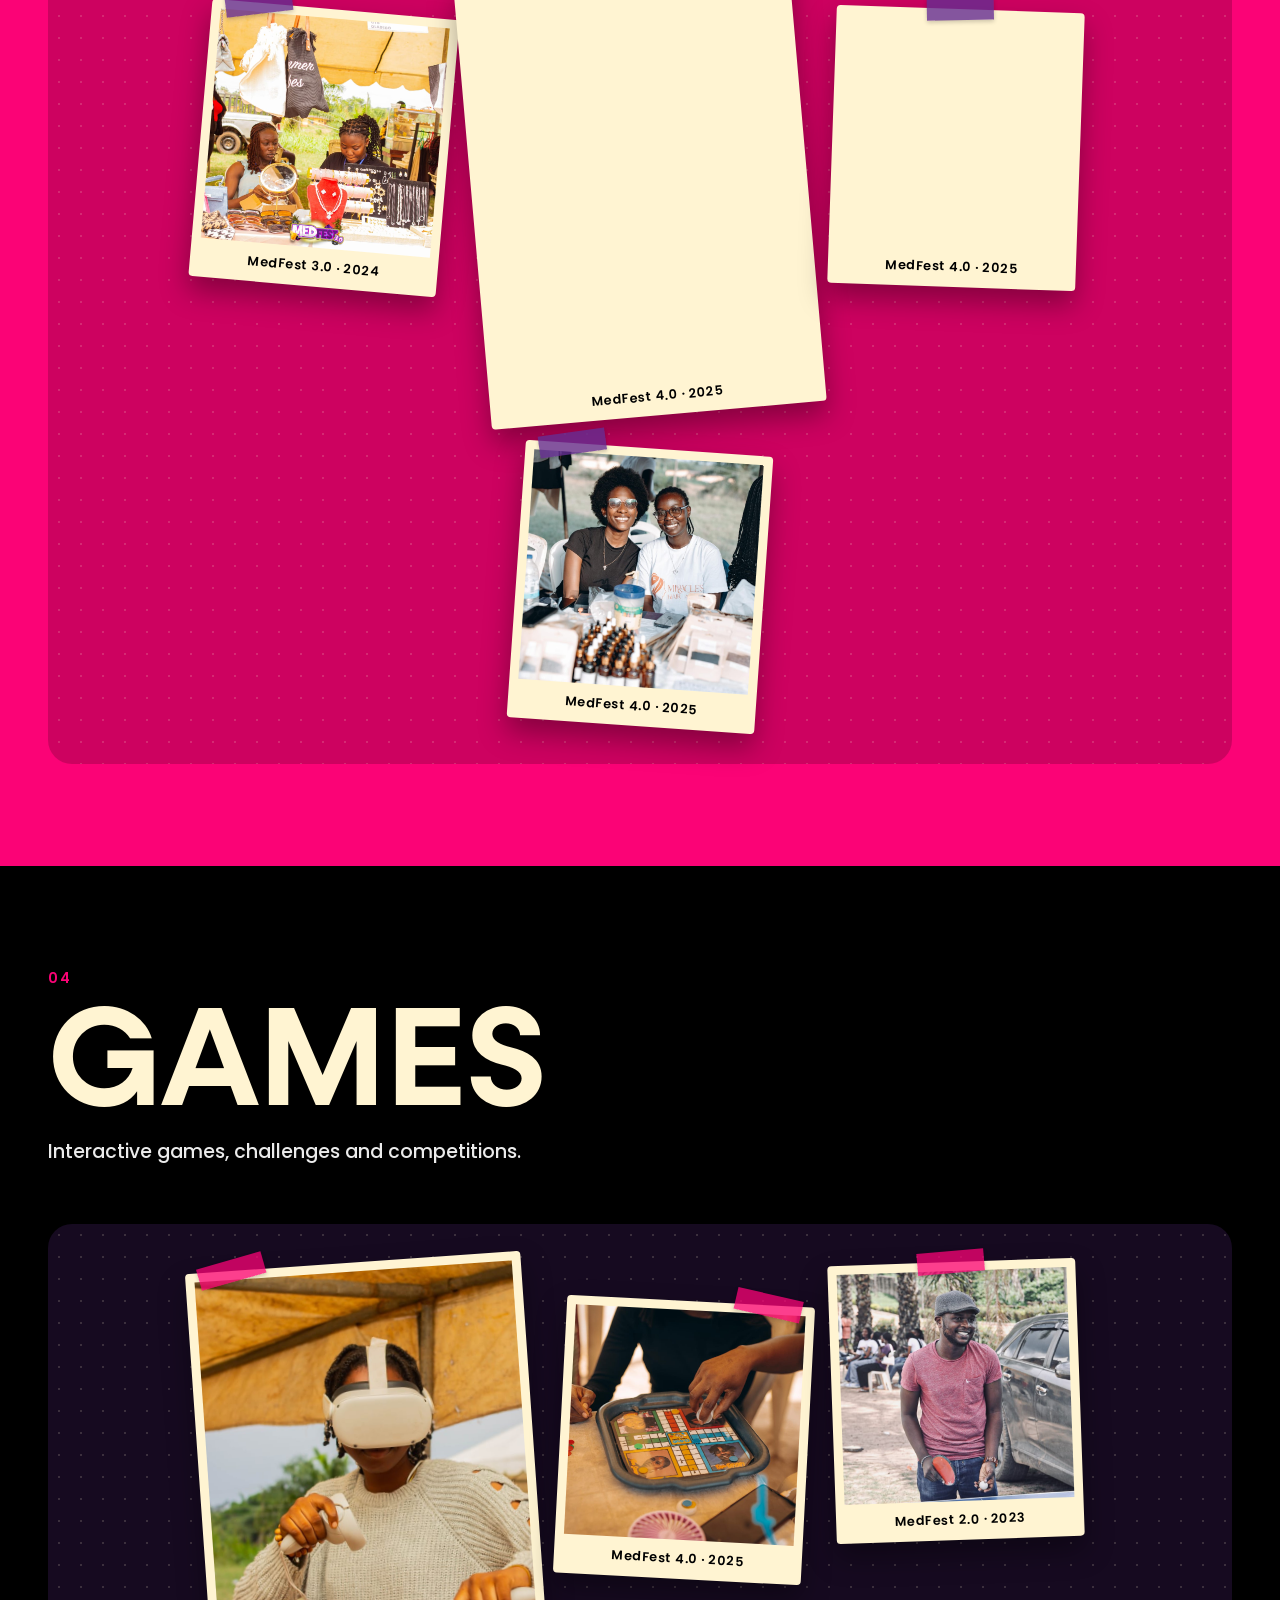
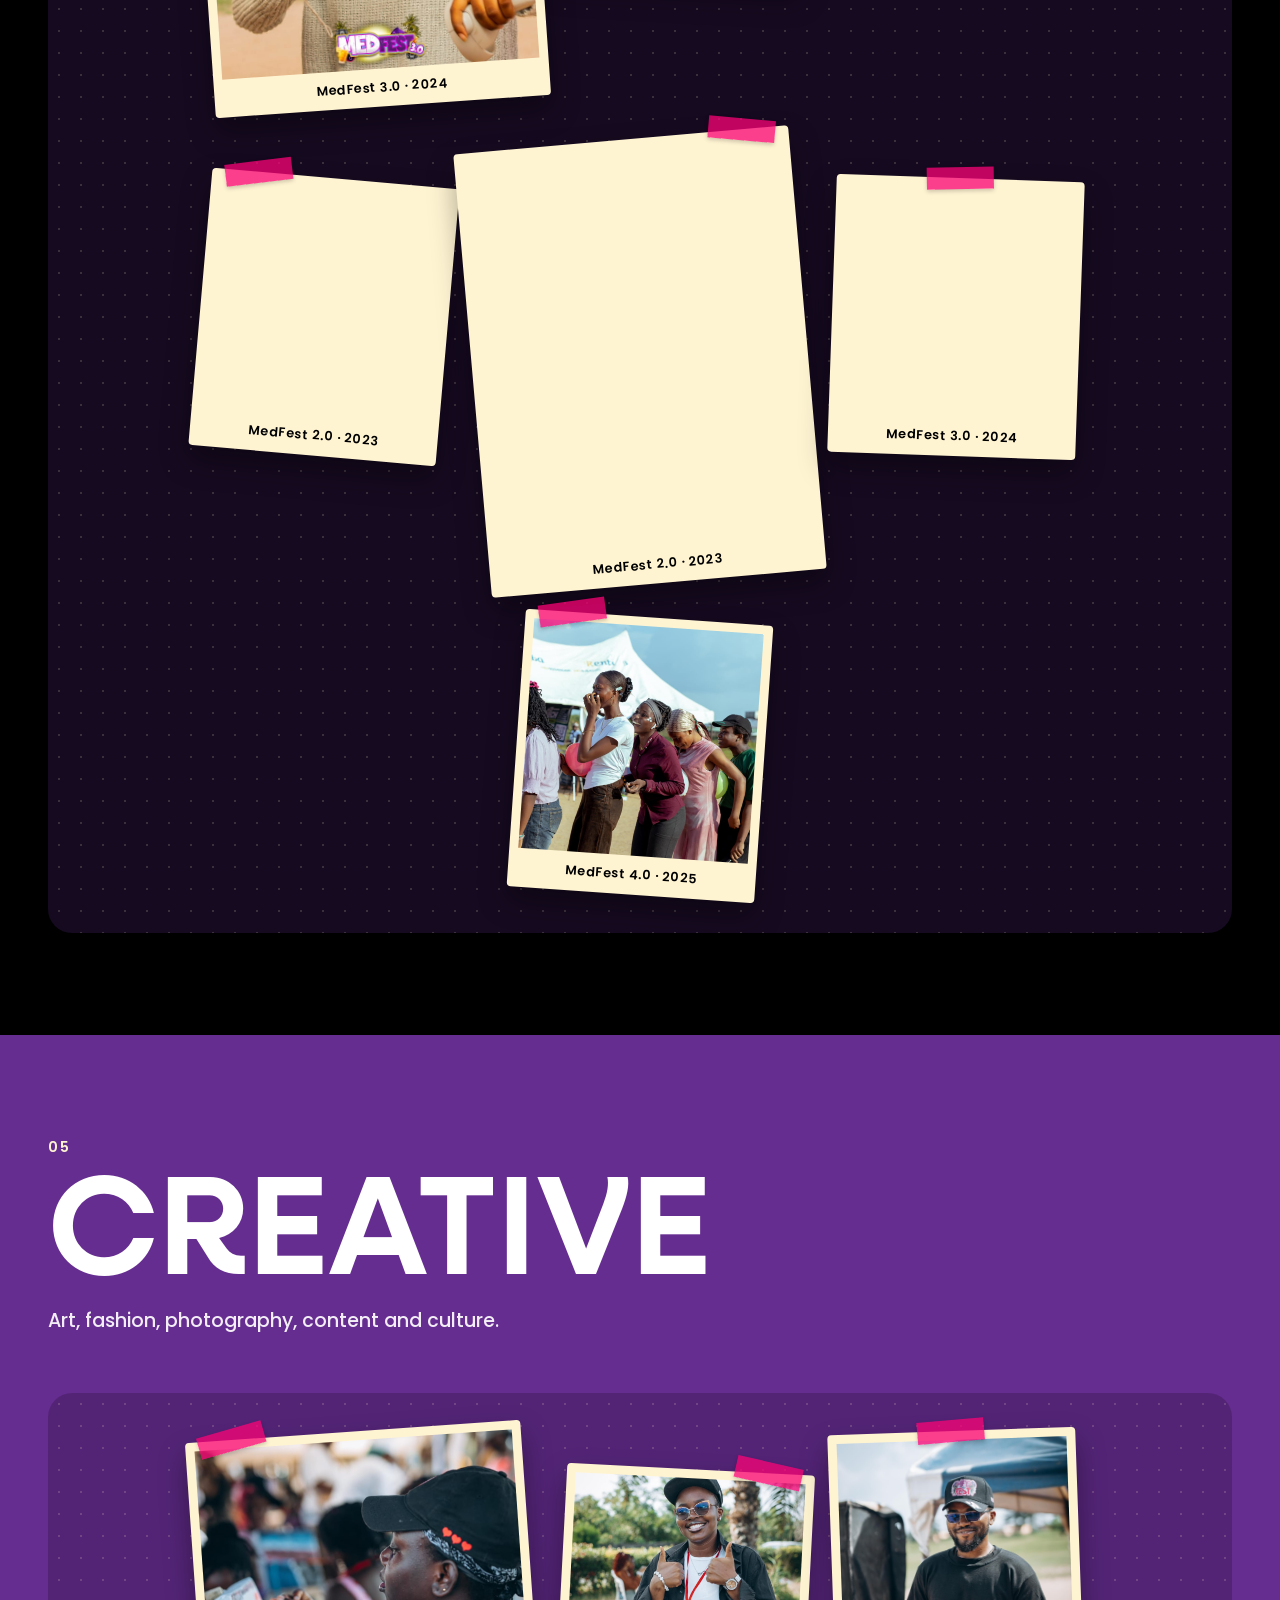
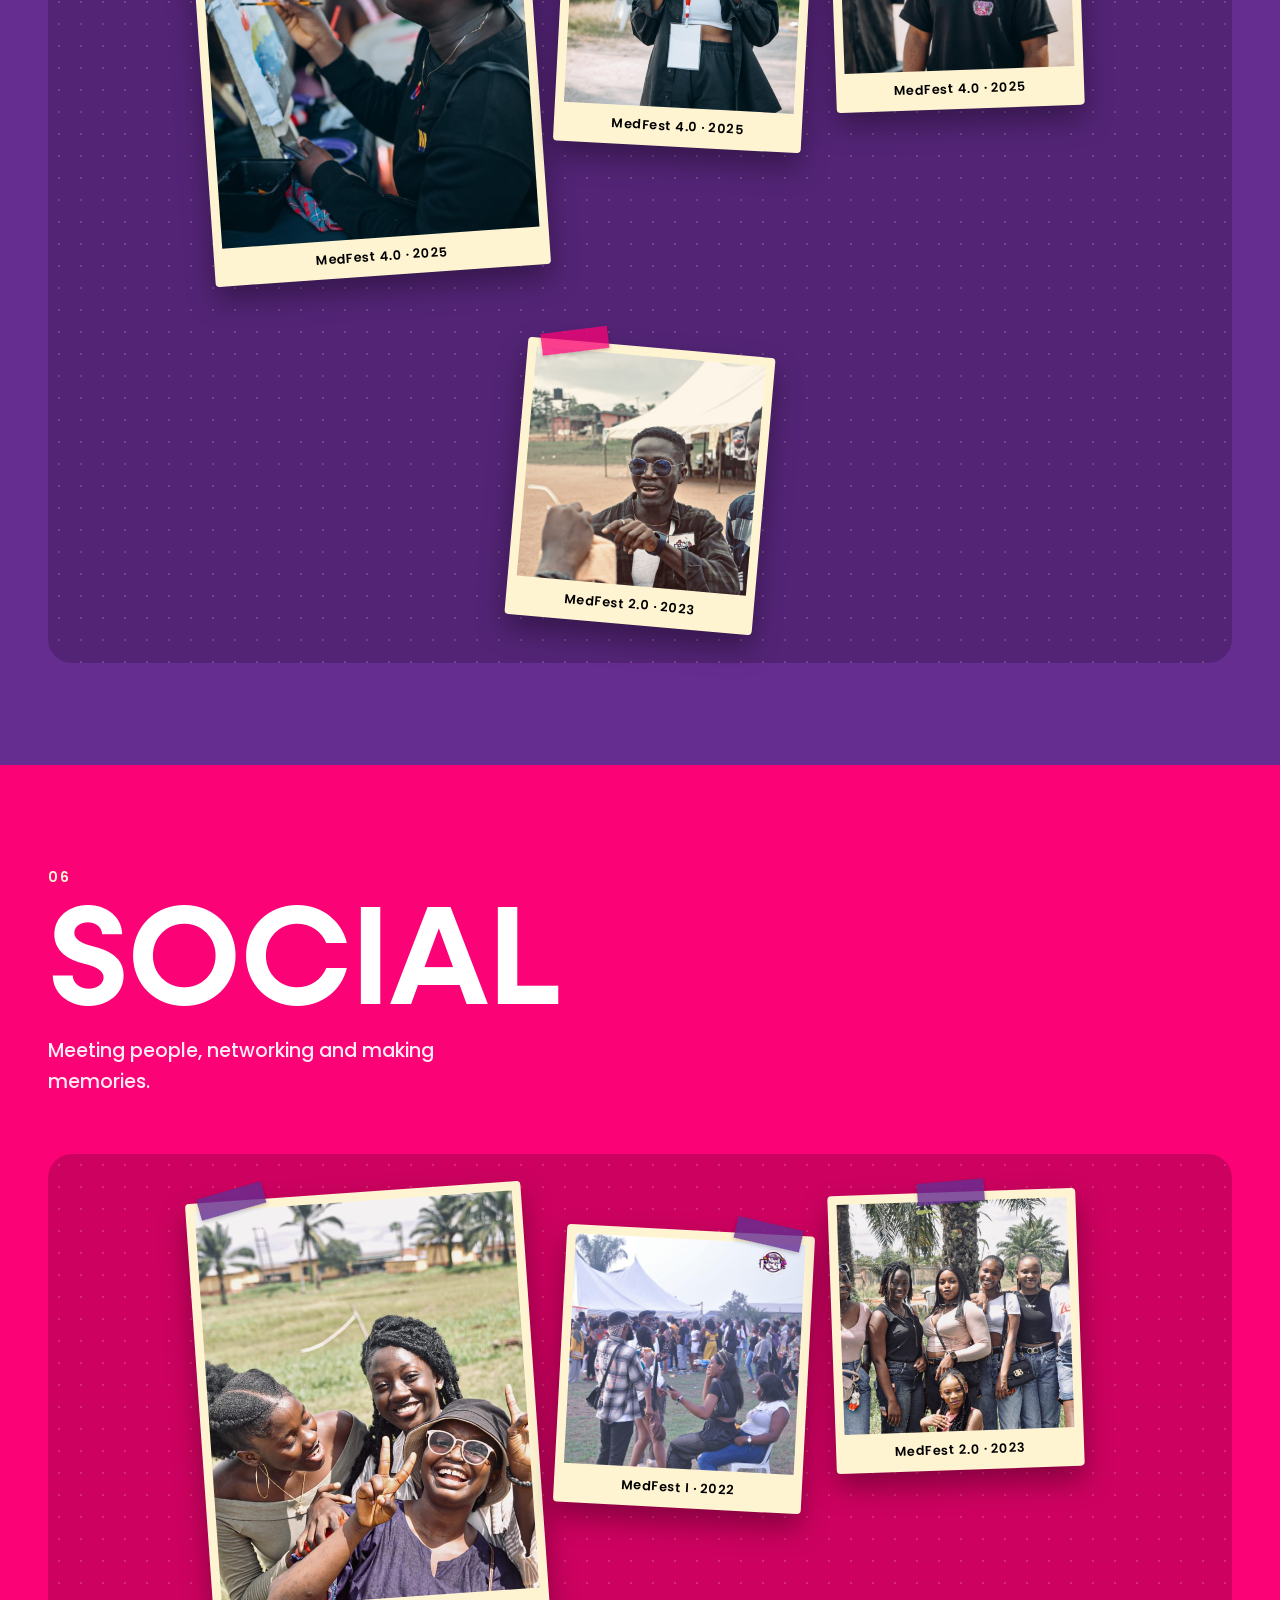
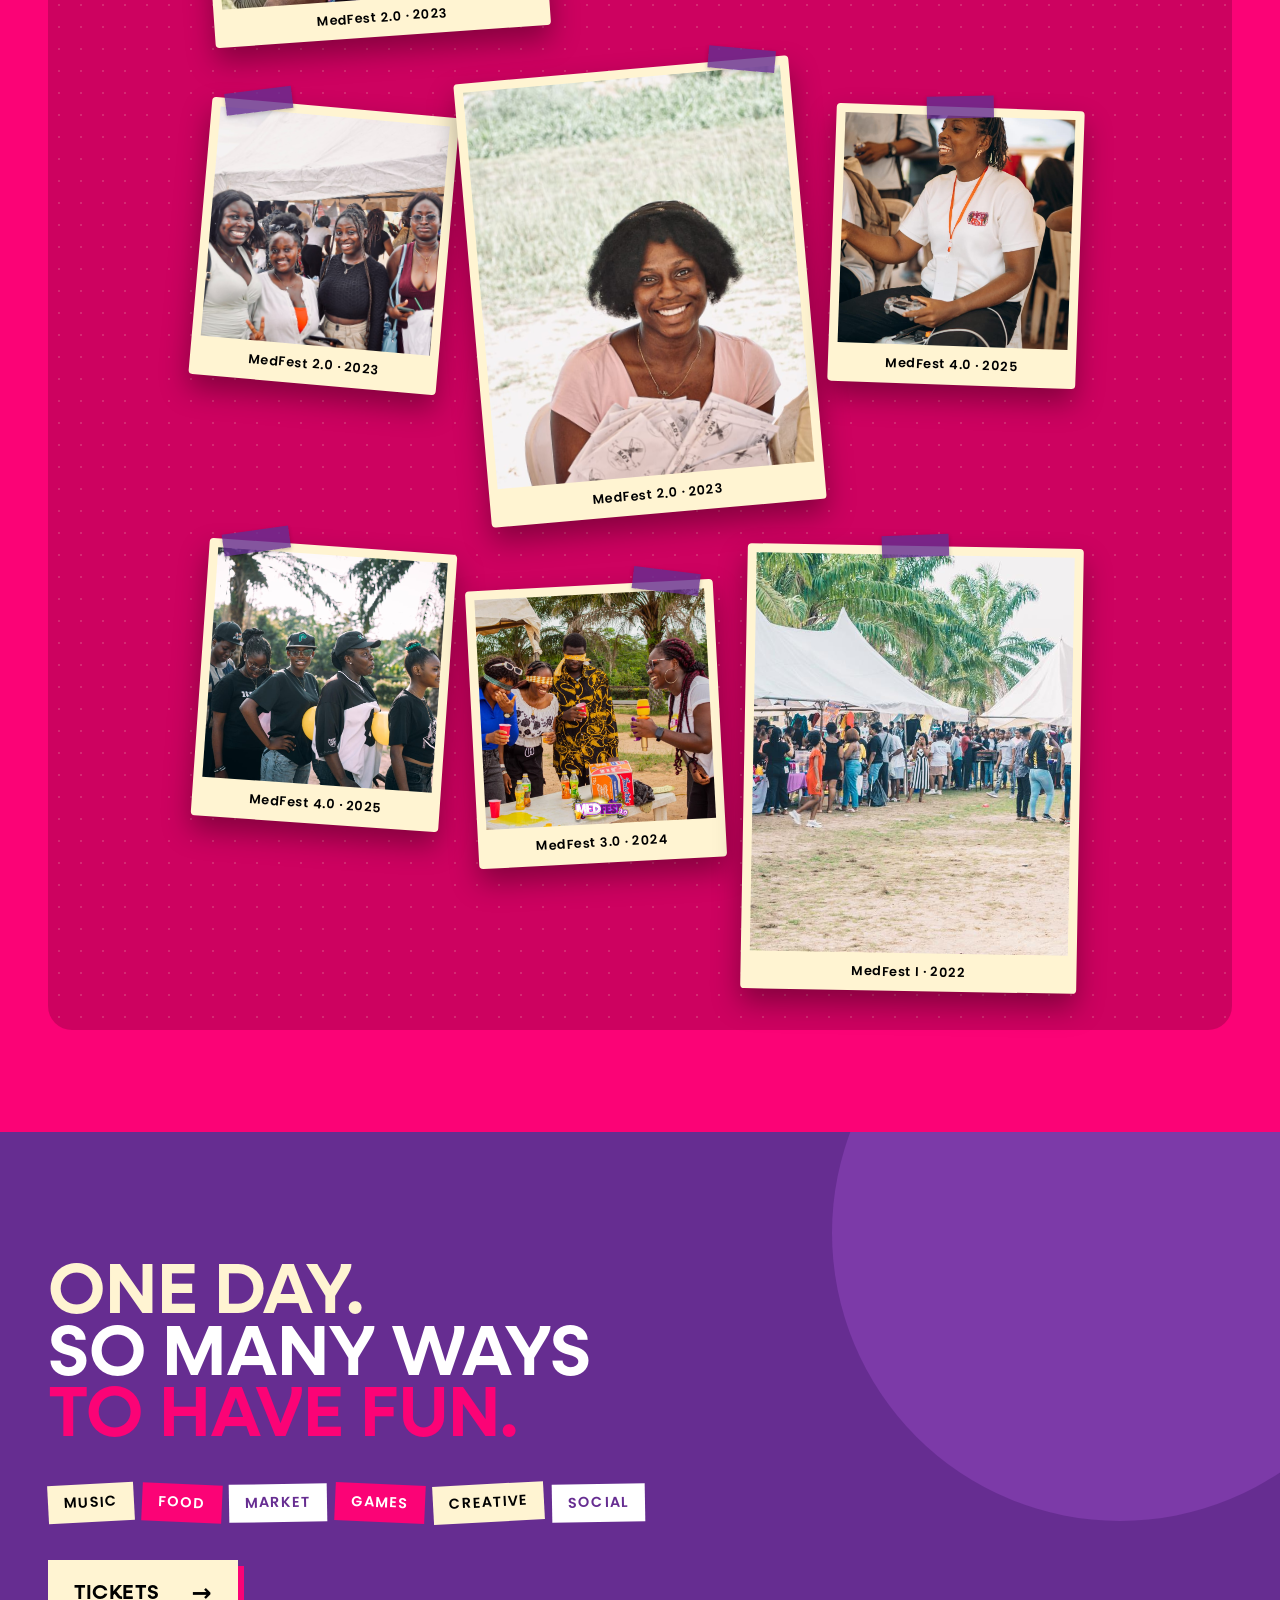
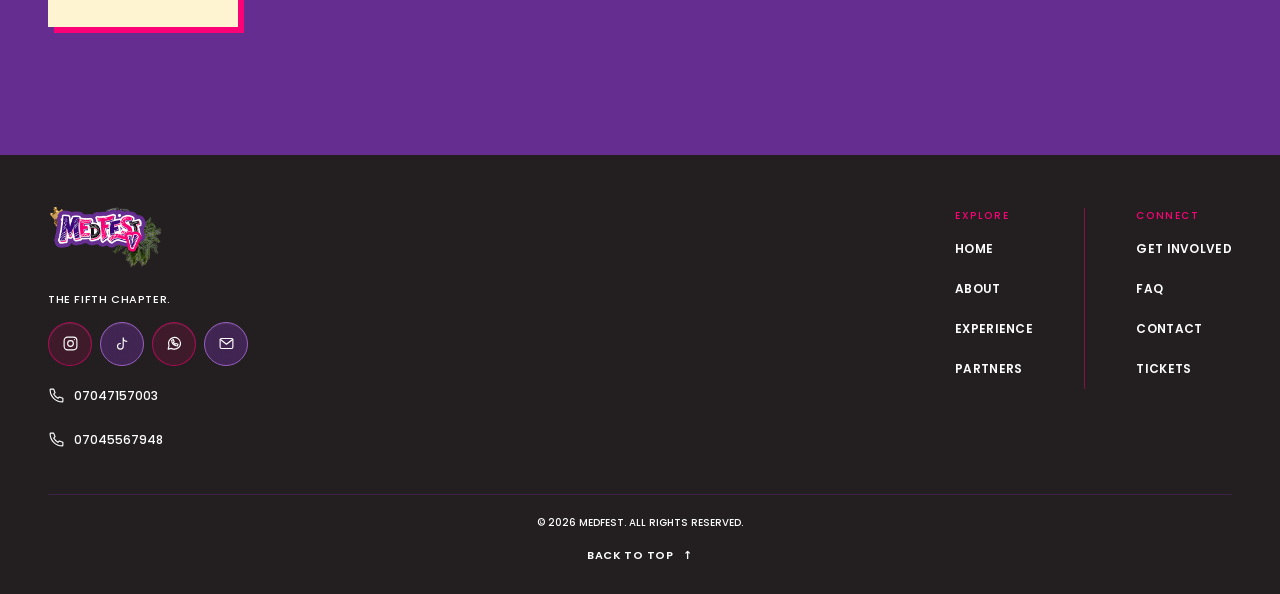
<file: pages/experience.html>
<!doctype html>
<html lang="en-NG">
  <head>
    <meta charset="UTF-8" />
    <meta name="viewport" content="width=device-width, initial-scale=1.0" />
    <title>The MedFest Experience — Music, Food, Games &amp; Culture in Ondo | MedFest V</title>
    <meta name="description" content="Music, food and drinks, games, shopping, creativity and connection. See what a day at MedFest V in Ondo City, Nigeria feels like." />
    <meta name="keywords" content="MedFest, MedFestNG, MedFest Nigeria, MedFest UNIMED, MedFest Ondo, MedFest V, MedFest 2026, MedFest Ondo City, Ondo festival, Ondo City events, December 2026 festival Nigeria, music food culture festival Nigeria, lifestyle festival Ondo State, MedFest tickets, MedFest vendors, MedFest partnerships" />
    <meta name="author" content="MedFest (MedFestNG)" />
    <meta name="application-name" content="MedFest" />
    <meta name="robots" content="index, follow, max-image-preview:large, max-snippet:-1, max-video-preview:-1" />
    <link rel="canonical" href="https://medfest.ng/pages/experience.html" />
    <link rel="alternate" hreflang="en-NG" href="https://medfest.ng/pages/experience.html" />
    <link rel="alternate" hreflang="x-default" href="https://medfest.ng/pages/experience.html" />
    <meta name="geo.region" content="NG-ON" />
    <meta name="geo.placename" content="Ondo City, Ondo State, Nigeria" />
    <meta property="og:type" content="website" />
    <meta property="og:site_name" content="MedFest" />
    <meta property="og:locale" content="en_NG" />
    <meta property="og:title" content="The MedFest Experience — Music, Food, Games &amp; Culture in Ondo | MedFest V" />
    <meta property="og:description" content="Music, food and drinks, games, shopping, creativity and connection. See what a day at MedFest V in Ondo City, Nigeria feels like." />
    <meta property="og:url" content="https://medfest.ng/pages/experience.html" />
    <meta property="og:image" content="https://medfest.ng/assets/images/og/medfest-og.jpg" />
    <meta property="og:image:width" content="1200" />
    <meta property="og:image:height" content="630" />
    <meta property="og:image:type" content="image/jpeg" />
    <meta property="og:image:secure_url" content="https://medfest.ng/assets/images/og/medfest-og.jpg" />
    <meta property="og:image:alt" content="MedFest V festival crowd in Ondo City, Nigeria" />
    <meta name="twitter:card" content="summary_large_image" />
    <meta name="twitter:title" content="The MedFest Experience — Music, Food, Games &amp; Culture in Ondo | MedFest V" />
    <meta name="twitter:description" content="Music, food and drinks, games, shopping, creativity and connection. See what a day at MedFest V in Ondo City, Nigeria feels like." />
    <meta name="twitter:image" content="https://medfest.ng/assets/images/og/medfest-og.jpg" />
    <!-- Paste your Google Search Console / Bing verification tag here (see SEO-README.md):
    <meta name="google-site-verification" content="YOUR_CODE" />
    <meta name="msvalidate.01" content="YOUR_CODE" />
    -->
    <script type="application/ld+json">
{
  "@context": "https://schema.org",
  "@graph": [
    {
      "@type": "Organization",
      "@id": "https://medfest.ng/#organization",
      "name": "MedFest",
      "alternateName": [
        "MedFestNG",
        "MedFest Nigeria",
        "MedFest UNIMED",
        "MedFestUnimed",
        "MedFest Ondo",
        "MedFest V"
      ],
      "legalName": "MedFest",
      "url": "https://medfest.ng/",
      "logo": {
        "@type": "ImageObject",
        "url": "https://medfest.ng/assets/icons/icon-512.png",
        "width": 512,
        "height": 512
      },
      "image": "https://medfest.ng/assets/images/og/medfest-og.jpg",
      "description": "MedFest (also written MedFestNG, MedFest Nigeria, MedFest UNIMED or MedFest Ondo) is an annual lifestyle and social festival in Ondo City, Ondo State, Nigeria, celebrating music, food, culture, creativity, business and connection. It began in 2022 as a student-led idea and has run four editions.",
      "foundingDate": "2022",
      "founder": {
        "@type": "Person",
        "name": "Dr Oluwajoba Aina",
        "jobTitle": "Founder & Convener"
      },
      "email": "medfestunimed@gmail.com",
      "telephone": "+2347045567948",
      "sameAs": [
        "https://www.instagram.com/medfestng_/",
        "https://www.tiktok.com/@medfest.v"
      ],
      "address": {
        "@type": "PostalAddress",
        "addressLocality": "Ondo City",
        "addressRegion": "Ondo State",
        "addressCountry": "NG"
      },
      "areaServed": {
        "@type": "AdministrativeArea",
        "name": "Ondo State, Nigeria"
      },
      "knowsAbout": [
        "Music festivals",
        "Food festivals",
        "Nigerian culture",
        "Brand activations",
        "Experiential marketing"
      ],
      "contactPoint": [
        {
          "@type": "ContactPoint",
          "contactType": "customer support",
          "telephone": "+2347045567948",
          "email": "medfestunimed@gmail.com",
          "areaServed": "NG",
          "availableLanguage": "English"
        }
      ]
    },
    {
      "@type": "WebPage",
      "@id": "https://medfest.ng/pages/experience.html#webpage",
      "url": "https://medfest.ng/pages/experience.html",
      "name": "The MedFest Experience — Music, Food, Games & Culture in Ondo | MedFest V",
      "description": "Music, food and drinks, games, shopping, creativity and connection. See what a day at MedFest V in Ondo City, Nigeria feels like.",
      "inLanguage": "en-NG",
      "isPartOf": {
        "@id": "https://medfest.ng/#website"
      },
      "about": {
        "@id": "https://medfest.ng/#organization"
      },
      "primaryImageOfPage": {
        "@type": "ImageObject",
        "url": "https://medfest.ng/assets/images/og/medfest-og.jpg",
        "width": 1200,
        "height": 630
      }
    },
    {
      "@type": "BreadcrumbList",
      "itemListElement": [
        {
          "@type": "ListItem",
          "position": 1,
          "name": "MedFest",
          "item": "https://medfest.ng/"
        },
        {
          "@type": "ListItem",
          "position": 2,
          "name": "Experience",
          "item": "https://medfest.ng/pages/experience.html"
        }
      ]
    }
  ]
}
    </script>
    <link rel="icon" href="../favicon.ico" sizes="48x48" />
    <link rel="icon" type="image/png" sizes="48x48" href="../assets/icons/favicon-48x48.png" />
    <link rel="icon" type="image/png" sizes="96x96" href="../assets/icons/favicon-96x96.png" />
    <link rel="icon" type="image/png" sizes="192x192" href="../assets/icons/favicon-192x192.png" />
    <link rel="icon" type="image/svg+xml" href="../assets/icons/favicon.svg" />
    <link rel="apple-touch-icon" sizes="180x180" href="../assets/icons/apple-touch-icon.png" />
    <link rel="manifest" href="../site.webmanifest" />
    <meta name="theme-color" content="#662d91" />
    <link rel="preconnect" href="https://fonts.googleapis.com" />
    <link rel="preconnect" href="https://fonts.gstatic.com" crossorigin />
    <link href="https://fonts.googleapis.com/css2?family=Poppins:wght@500;600&display=swap" rel="stylesheet" />
    <link rel="stylesheet" href="../css/reset.css" />
    <link rel="stylesheet" href="../css/variables.css" />
    <link rel="stylesheet" href="../css/global.css" />
    <link rel="stylesheet" href="../css/components.css" />
    <link rel="stylesheet" href="../css/footer.css" />
    <link rel="stylesheet" href="../css/pages.css" />
    <link rel="stylesheet" href="../css/experience.css" />
    <link rel="stylesheet" href="../css/motion.css" />
    <link rel="stylesheet" href="../css/desktop.css" />
    <link rel="stylesheet" href="../css/tickets.css" />
  </head>
  <body class="navigation-only experience-page">
    <header>
      <noscript><nav aria-label="MedFest site links"><a href="https://medfest.ng/">Home</a> <a href="https://medfest.ng/pages/about.html">About</a> <a href="https://medfest.ng/pages/experience.html">Experience</a> <a href="https://medfest.ng/pages/gallery.html">Gallery</a> <a href="https://medfest.ng/pages/partners.html">Partners</a> <a href="https://medfest.ng/pages/get-involved.html">Get Involved</a> <a href="https://medfest.ng/pages/faq.html">FAQ</a> <a href="https://medfest.ng/pages/contact.html">Contact</a> <a href="https://medfest.ng/">MedFest Nigeria (MedFestNG), Ondo City</a></nav></noscript>
      <div id="navbar-root" data-root="../" data-active="experience"></div>
      <div id="mobile-menu-root" data-root="../" data-active="experience"></div>
    </header>
    <main id="main-content">
      <section class="xp-hero" aria-labelledby="xp-title">
        <div class="xp-hero__blob xp-hero__blob--a" aria-hidden="true"></div>
        <div class="xp-hero__blob xp-hero__blob--b" aria-hidden="true"></div>
        <div class="container xp-hero__layout">
          <div class="xp-hero__text">
            <p class="section-label">03 &mdash; Experience</p>
            <h1 id="xp-title">There&rsquo;s a lot<br />going <em>on.</em></h1>
          </div>
          <div class="xp-hero__pics" aria-hidden="true"><figure class="xp-hero__pic xp-hero__pic--1"><img class="" src="../assets/images/Medfest 3/WhatsApp Image 2026-09-23 at 16.45.56 (3).jpeg" alt="Guests dancing" loading="lazy" decoding="async" /></figure><figure class="xp-hero__pic xp-hero__pic--2"><img class="" src="../assets/images/Medfest 3/WhatsApp Image 2026-09-23 at 16.45.53 (1).jpeg" alt="VR game" loading="lazy" decoding="async" /></figure><figure class="xp-hero__pic xp-hero__pic--3"><img class="" src="../assets/images/Medfest 4/WhatsApp Image 2026-09-23 at 17.01.06 (3).jpeg" alt="Food vendor" loading="lazy" decoding="async" /></figure><figure class="xp-hero__pic xp-hero__pic--4"><img class="" src="../assets/images/Medfest 4/WhatsApp Image 2026-09-23 at 17.01.07.jpeg" alt="Painting" loading="lazy" decoding="async" /></figure></div>
        </div>
      </section>

      <div class="xp-marquee" aria-hidden="true"><div class="xp-marquee__track"><span>MUSIC</span><i aria-hidden='true'>✦</i><span>FOOD</span><i aria-hidden='true'>✦</i><span>MARKET</span><i aria-hidden='true'>✦</i><span>GAMES</span><i aria-hidden='true'>✦</i><span>CREATIVE</span><i aria-hidden='true'>✦</i><span>SOCIAL</span><i aria-hidden='true'>✦</i><span>MUSIC</span><i aria-hidden='true'>✦</i><span>FOOD</span><i aria-hidden='true'>✦</i><span>MARKET</span><i aria-hidden='true'>✦</i><span>GAMES</span><i aria-hidden='true'>✦</i><span>CREATIVE</span><i aria-hidden='true'>✦</i><span>SOCIAL</span><i aria-hidden='true'>✦</i><span>MUSIC</span><i aria-hidden='true'>✦</i><span>FOOD</span><i aria-hidden='true'>✦</i><span>MARKET</span><i aria-hidden='true'>✦</i><span>GAMES</span><i aria-hidden='true'>✦</i><span>CREATIVE</span><i aria-hidden='true'>✦</i><span>SOCIAL</span><i aria-hidden='true'>✦</i><span>MUSIC</span><i aria-hidden='true'>✦</i><span>FOOD</span><i aria-hidden='true'>✦</i><span>MARKET</span><i aria-hidden='true'>✦</i><span>GAMES</span><i aria-hidden='true'>✦</i><span>CREATIVE</span><i aria-hidden='true'>✦</i><span>SOCIAL</span><i aria-hidden='true'>✦</i></div></div>
      
      <section class="xp-block xp-block--purple" aria-labelledby="xp-music">
        <div class="container">
          <header class="xp-block__head">
            <span class="xp-block__num" aria-hidden="true">01</span>
            <h2 id="xp-music">MUSIC</h2>
            <p>DJs, performances and live entertainment.</p>
          </header>
          <div class="xp-wall" role="group" aria-label="Music memory wall"><figure class="xp-pol xp-pol--big" data-reveal style="--r:-4deg"><span class="xp-pol__tape xp-pol__tape--tl" aria-hidden="true"></span><img src="../assets/images/Medfest 3/WhatsApp Image 2026-09-23 at 16.45.56 (3).jpeg" alt="Guests dancing together" loading="lazy" decoding="async" /><figcaption>MedFest 3.0 · 2024</figcaption></figure><figure class="xp-pol" data-reveal style="--r:3deg"><span class="xp-pol__tape xp-pol__tape--tr" aria-hidden="true"></span><img src="../assets/images/Medfest 4/WhatsApp Image 2026-09-23 at 17.01.08 (2).jpeg" alt="Hosts with microphones" loading="lazy" decoding="async" /><figcaption>MedFest 4.0 · 2025</figcaption></figure><figure class="xp-pol" data-reveal style="--r:-2deg"><span class="xp-pol__tape xp-pol__tape--tc" aria-hidden="true"></span><img src="../assets/images/Medfest 2.0/WhatsApp Image 2026-09-23 at 16.44.45 (2).jpeg" alt="A guest cheering with excitement" loading="lazy" decoding="async" /><figcaption>MedFest 2.0 · 2023</figcaption></figure><figure class="xp-pol" data-reveal style="--r:5deg"><span class="xp-pol__tape xp-pol__tape--tl" aria-hidden="true"></span><img src="../assets/images/Medfest 2.0/WhatsApp Image 2026-09-23 at 16.44.45.jpeg" alt="A guest reacting with joy" loading="lazy" decoding="async" /><figcaption>MedFest 2.0 · 2023</figcaption></figure><figure class="xp-pol xp-pol--big" data-reveal style="--r:-5deg"><span class="xp-pol__tape xp-pol__tape--tr" aria-hidden="true"></span><img src="../assets/images/Medfest 3/WhatsApp Image 2026-09-23 at 16.45.56 (2).jpeg" alt="A guest smiling under a yellow tent" loading="lazy" decoding="async" /><figcaption>MedFest 3.0 · 2024</figcaption></figure></div>
        </div>
      </section>
      <section class="xp-block xp-block--black" aria-labelledby="xp-food">
        <div class="container">
          <header class="xp-block__head">
            <span class="xp-block__num" aria-hidden="true">02</span>
            <h2 id="xp-food">FOOD</h2>
            <p>Food vendors, drinks, treats and culinary experiences.</p>
          </header>
          <div class="xp-wall" role="group" aria-label="Food memory wall"><figure class="xp-pol xp-pol--big" data-reveal style="--r:-4deg"><span class="xp-pol__tape xp-pol__tape--tl" aria-hidden="true"></span><img src="../assets/images/Medfest 2.0/WhatsApp Image 2026-09-23 at 16.44.44 (3).jpeg" alt="A plate of food being enjoyed" loading="lazy" decoding="async" /><figcaption>MedFest 2.0 · 2023</figcaption></figure><figure class="xp-pol" data-reveal style="--r:3deg"><span class="xp-pol__tape xp-pol__tape--tr" aria-hidden="true"></span><img src="../assets/images/Medfest 2.0/WhatsApp Image 2026-09-23 at 16.44.43 (1).jpeg" alt="Meat grilling over the fire" loading="lazy" decoding="async" /><figcaption>MedFest 2.0 · 2023</figcaption></figure><figure class="xp-pol" data-reveal style="--r:-2deg"><span class="xp-pol__tape xp-pol__tape--tc" aria-hidden="true"></span><img src="../assets/images/Medfest 4/WhatsApp Image 2026-09-23 at 17.01.06 (3).jpeg" alt="A vendor cooking with a smile" loading="lazy" decoding="async" /><figcaption>MedFest 4.0 · 2025</figcaption></figure><figure class="xp-pol" data-reveal style="--r:5deg"><span class="xp-pol__tape xp-pol__tape--tl" aria-hidden="true"></span><img src="../assets/images/Medfest 4/WhatsApp Image 2026-09-23 at 17.01.07 (1).jpeg" alt="Popcorn boxes on display" loading="lazy" decoding="async" /><figcaption>MedFest 4.0 · 2025</figcaption></figure><figure class="xp-pol xp-pol--big" data-reveal style="--r:-5deg"><span class="xp-pol__tape xp-pol__tape--tr" aria-hidden="true"></span><img src="../assets/images/Medfest 4/WhatsApp Image 2026-09-23 at 17.01.11.jpeg" alt="A guest serving drinks" loading="lazy" decoding="async" /><figcaption>MedFest 4.0 · 2025</figcaption></figure><figure class="xp-pol" data-reveal style="--r:2deg"><span class="xp-pol__tape xp-pol__tape--tc" aria-hidden="true"></span><img src="../assets/images/Medfest 4/WhatsApp Image 2026-09-23 at 17.01.10.jpeg" alt="A drink dispenser at a stall" loading="lazy" decoding="async" /><figcaption>MedFest 4.0 · 2025</figcaption></figure></div>
        </div>
      </section>
      <section class="xp-block xp-block--magenta" aria-labelledby="xp-market">
        <div class="container">
          <header class="xp-block__head">
            <span class="xp-block__num" aria-hidden="true">03</span>
            <h2 id="xp-market">MARKET</h2>
            <p>Student businesses, entrepreneurs and established brands.</p>
          </header>
          <div class="xp-wall" role="group" aria-label="Market memory wall"><figure class="xp-pol xp-pol--big" data-reveal style="--r:-4deg"><span class="xp-pol__tape xp-pol__tape--tl" aria-hidden="true"></span><img src="../assets/images/Medfest 1/WhatsApp Image 2026-09-23 at 16.18.51.jpeg" alt="Shoppers at a busy market stall" loading="lazy" decoding="async" /><figcaption>MedFest I · 2022</figcaption></figure><figure class="xp-pol" data-reveal style="--r:3deg"><span class="xp-pol__tape xp-pol__tape--tr" aria-hidden="true"></span><img src="../assets/images/Medfest 1/WhatsApp Image 2026-09-23 at 16.18.52.jpeg" alt="Vendors with skincare products on display" loading="lazy" decoding="async" /><figcaption>MedFest I · 2022</figcaption></figure><figure class="xp-pol" data-reveal style="--r:-2deg"><span class="xp-pol__tape xp-pol__tape--tc" aria-hidden="true"></span><img src="../assets/images/Medfest 3/WhatsApp Image 2026-09-23 at 16.45.55 (2).jpeg" alt="A clothing rack at a market stall" loading="lazy" decoding="async" /><figcaption>MedFest 3.0 · 2024</figcaption></figure><figure class="xp-pol" data-reveal style="--r:5deg"><span class="xp-pol__tape xp-pol__tape--tl" aria-hidden="true"></span><img src="../assets/images/Medfest 3/WhatsApp Image 2026-09-23 at 16.45.56 (5).jpeg" alt="Bags and accessories on sale" loading="lazy" decoding="async" /><figcaption>MedFest 3.0 · 2024</figcaption></figure><figure class="xp-pol xp-pol--big" data-reveal style="--r:-5deg"><span class="xp-pol__tape xp-pol__tape--tr" aria-hidden="true"></span><img src="../assets/images/Medfest 4/WhatsApp Image 2026-09-23 at 17.01.09 (1).jpeg" alt="Vendors at a clothing stall" loading="lazy" decoding="async" /><figcaption>MedFest 4.0 · 2025</figcaption></figure><figure class="xp-pol" data-reveal style="--r:2deg"><span class="xp-pol__tape xp-pol__tape--tc" aria-hidden="true"></span><img src="../assets/images/Medfest 4/WhatsApp Image 2026-09-23 at 17.01.09.jpeg" alt="Vendors at a jewellery stall" loading="lazy" decoding="async" /><figcaption>MedFest 4.0 · 2025</figcaption></figure><figure class="xp-pol" data-reveal style="--r:4deg"><span class="xp-pol__tape xp-pol__tape--tl" aria-hidden="true"></span><img src="../assets/images/Medfest 4/WhatsApp Image 2026-09-23 at 17.01.08 (3).jpeg" alt="Vendors at a skincare stall" loading="lazy" decoding="async" /><figcaption>MedFest 4.0 · 2025</figcaption></figure></div>
        </div>
      </section>
      <section class="xp-block xp-block--black" aria-labelledby="xp-games">
        <div class="container">
          <header class="xp-block__head">
            <span class="xp-block__num" aria-hidden="true">04</span>
            <h2 id="xp-games">GAMES</h2>
            <p>Interactive games, challenges and competitions.</p>
          </header>
          <div class="xp-wall" role="group" aria-label="Games memory wall"><figure class="xp-pol xp-pol--big" data-reveal style="--r:-4deg"><span class="xp-pol__tape xp-pol__tape--tl" aria-hidden="true"></span><img src="../assets/images/Medfest 3/WhatsApp Image 2026-09-23 at 16.45.53 (1).jpeg" alt="A guest playing a virtual reality game" loading="lazy" decoding="async" /><figcaption>MedFest 3.0 · 2024</figcaption></figure><figure class="xp-pol" data-reveal style="--r:3deg"><span class="xp-pol__tape xp-pol__tape--tr" aria-hidden="true"></span><img src="../assets/images/Medfest 4/WhatsApp Image 2026-09-23 at 17.01.06 (1).jpeg" alt="Hands playing Ludo" loading="lazy" decoding="async" /><figcaption>MedFest 4.0 · 2025</figcaption></figure><figure class="xp-pol" data-reveal style="--r:-2deg"><span class="xp-pol__tape xp-pol__tape--tc" aria-hidden="true"></span><img src="../assets/images/Medfest 2.0/WhatsApp Image 2026-09-23 at 16.44.44.jpeg" alt="A game of table tennis" loading="lazy" decoding="async" /><figcaption>MedFest 2.0 · 2023</figcaption></figure><figure class="xp-pol" data-reveal style="--r:5deg"><span class="xp-pol__tape xp-pol__tape--tl" aria-hidden="true"></span><img src="../assets/images/Medfest 2.0/WhatsApp Image 2026-09-23 at 16.44.44 (1).jpeg" alt="A chess match in black and white" loading="lazy" decoding="async" /><figcaption>MedFest 2.0 · 2023</figcaption></figure><figure class="xp-pol xp-pol--big" data-reveal style="--r:-5deg"><span class="xp-pol__tape xp-pol__tape--tr" aria-hidden="true"></span><img src="../assets/images/Medfest 2.0/WhatsApp Image 2026-09-28 at 10.43.55.jpeg" alt="A game of Scrabble" loading="lazy" decoding="async" /><figcaption>MedFest 2.0 · 2023</figcaption></figure><figure class="xp-pol" data-reveal style="--r:2deg"><span class="xp-pol__tape xp-pol__tape--tc" aria-hidden="true"></span><img src="../assets/images/Medfest 3/WhatsApp Image 2026-09-23 at 16.45.56 (4).jpeg" alt="A blindfolded challenge game" loading="lazy" decoding="async" /><figcaption>MedFest 3.0 · 2024</figcaption></figure><figure class="xp-pol" data-reveal style="--r:4deg"><span class="xp-pol__tape xp-pol__tape--tl" aria-hidden="true"></span><img src="../assets/images/Medfest 4/WhatsApp Image 2026-09-23 at 17.01.08 (1).jpeg" alt="Guests lining up for a game" loading="lazy" decoding="async" /><figcaption>MedFest 4.0 · 2025</figcaption></figure></div>
        </div>
      </section>
      <section class="xp-block xp-block--purple" aria-labelledby="xp-creative">
        <div class="container">
          <header class="xp-block__head">
            <span class="xp-block__num" aria-hidden="true">05</span>
            <h2 id="xp-creative">CREATIVE</h2>
            <p>Art, fashion, photography, content and culture.</p>
          </header>
          <div class="xp-wall" role="group" aria-label="Creative memory wall"><figure class="xp-pol xp-pol--big" data-reveal style="--r:-4deg"><span class="xp-pol__tape xp-pol__tape--tl" aria-hidden="true"></span><img src="../assets/images/Medfest 4/WhatsApp Image 2026-09-23 at 17.01.07.jpeg" alt="A guest painting on canvas" loading="lazy" decoding="async" /><figcaption>MedFest 4.0 · 2025</figcaption></figure><figure class="xp-pol" data-reveal style="--r:3deg"><span class="xp-pol__tape xp-pol__tape--tr" aria-hidden="true"></span><img src="../assets/images/Medfest 4/WhatsApp Image 2026-09-23 at 17.01.10 (2).jpeg" alt="A guest posing with thumbs up" loading="lazy" decoding="async" /><figcaption>MedFest 4.0 · 2025</figcaption></figure><figure class="xp-pol" data-reveal style="--r:-2deg"><span class="xp-pol__tape xp-pol__tape--tc" aria-hidden="true"></span><img src="../assets/images/Medfest 4/WhatsApp Image 2026-09-23 at 17.01.10 (1).jpeg" alt="A guest in a MedFest cap" loading="lazy" decoding="async" /><figcaption>MedFest 4.0 · 2025</figcaption></figure><figure class="xp-pol" data-reveal style="--r:5deg"><span class="xp-pol__tape xp-pol__tape--tl" aria-hidden="true"></span><img src="../assets/images/Medfest 2.0/WhatsApp Image 2026-09-23 at 16.44.43.jpeg" alt="A guest smiling in sunglasses" loading="lazy" decoding="async" /><figcaption>MedFest 2.0 · 2023</figcaption></figure></div>
        </div>
      </section>
      <section class="xp-block xp-block--magenta" aria-labelledby="xp-social">
        <div class="container">
          <header class="xp-block__head">
            <span class="xp-block__num" aria-hidden="true">06</span>
            <h2 id="xp-social">SOCIAL</h2>
            <p>Meeting people, networking and making memories.</p>
          </header>
          <div class="xp-wall" role="group" aria-label="Social memory wall"><figure class="xp-pol xp-pol--big" data-reveal style="--r:-4deg"><span class="xp-pol__tape xp-pol__tape--tl" aria-hidden="true"></span><img src="../assets/images/Medfest 2.0/WhatsApp Image 2026-09-23 at 16.44.46.jpeg" alt="Three friends laughing together" loading="lazy" decoding="async" /><figcaption>MedFest 2.0 · 2023</figcaption></figure><figure class="xp-pol" data-reveal style="--r:3deg"><span class="xp-pol__tape xp-pol__tape--tr" aria-hidden="true"></span><img src="../assets/images/Medfest 1/WhatsApp Image 2026-09-23 at 16.18.52 (1).jpeg" alt="A crowd gathered on the festival lawn" loading="lazy" decoding="async" /><figcaption>MedFest I · 2022</figcaption></figure><figure class="xp-pol" data-reveal style="--r:-2deg"><span class="xp-pol__tape xp-pol__tape--tc" aria-hidden="true"></span><img src="../assets/images/Medfest 2.0/WhatsApp Image 2026-09-23 at 16.44.44 (2).jpeg" alt="Friends posing together" loading="lazy" decoding="async" /><figcaption>MedFest 2.0 · 2023</figcaption></figure><figure class="xp-pol" data-reveal style="--r:5deg"><span class="xp-pol__tape xp-pol__tape--tl" aria-hidden="true"></span><img src="../assets/images/Medfest 2.0/WhatsApp Image 2026-09-23 at 16.44.44 (4).jpeg" alt="Friends smiling for the camera" loading="lazy" decoding="async" /><figcaption>MedFest 2.0 · 2023</figcaption></figure><figure class="xp-pol xp-pol--big" data-reveal style="--r:-5deg"><span class="xp-pol__tape xp-pol__tape--tr" aria-hidden="true"></span><img src="../assets/images/Medfest 2.0/WhatsApp Image 2026-09-23 at 16.44.45 (1).jpeg" alt="A guest smiling with printed cards" loading="lazy" decoding="async" /><figcaption>MedFest 2.0 · 2023</figcaption></figure><figure class="xp-pol" data-reveal style="--r:2deg"><span class="xp-pol__tape xp-pol__tape--tc" aria-hidden="true"></span><img src="../assets/images/Medfest 4/WhatsApp Image 2026-09-23 at 17.01.06 (2).jpeg" alt="A guest smiling with an ID lanyard" loading="lazy" decoding="async" /><figcaption>MedFest 4.0 · 2025</figcaption></figure><figure class="xp-pol" data-reveal style="--r:4deg"><span class="xp-pol__tape xp-pol__tape--tl" aria-hidden="true"></span><img src="../assets/images/Medfest 4/WhatsApp Image 2026-09-23 at 17.01.05 (1).jpeg" alt="A crew in matching black tees" loading="lazy" decoding="async" /><figcaption>MedFest 4.0 · 2025</figcaption></figure><figure class="xp-pol" data-reveal style="--r:-3deg"><span class="xp-pol__tape xp-pol__tape--tr" aria-hidden="true"></span><img src="../assets/images/Medfest 3/WhatsApp Image 2026-09-23 at 16.45.55 (4).jpeg" alt="Friends sharing drinks at a table" loading="lazy" decoding="async" /><figcaption>MedFest 3.0 · 2024</figcaption></figure><figure class="xp-pol xp-pol--big" data-reveal style="--r:1deg"><span class="xp-pol__tape xp-pol__tape--tc" aria-hidden="true"></span><img src="../assets/images/Medfest 1/WhatsApp Image 2026-09-23 at 16.25.53.jpeg" alt="Guests queueing under the tents" loading="lazy" decoding="async" /><figcaption>MedFest I · 2022</figcaption></figure></div>
        </div>
      </section>

      <section class="xp-finale" aria-labelledby="xp-finale-title">
        <div class="container xp-fin__layout">
          <div class="xp-fin__text">
            <h2 id="xp-finale-title">
              <span class="xp-fin__l1">One day.</span>
              <span class="xp-fin__l2">So many ways</span>
              <span class="xp-fin__l3">to have fun.</span>
            </h2>
            <ul class="xp-fin__chips" aria-label="Everything happening at MedFest V"><li class="xp-fin__chip xp-fin__chip--1">Music</li><li class="xp-fin__chip xp-fin__chip--2">Food</li><li class="xp-fin__chip xp-fin__chip--3">Market</li><li class="xp-fin__chip xp-fin__chip--4">Games</li><li class="xp-fin__chip xp-fin__chip--5">Creative</li><li class="xp-fin__chip xp-fin__chip--6">Social</li></ul>
            <a class="xp-fin__btn" data-tickets href="#tickets"><span>Tickets</span><span class="xp-fin__btn-arrow" aria-hidden="true">&rarr;</span></a>
          </div>
        </div>
      </section>
    </main>
    <div id="footer-root" data-root="../"></div>
    <script src="../js/utils.js"></script>
    <script src="../data/site.js"></script>
    <script src="../components/navbar.js"></script>
    <script src="../components/footer.js"></script>
    <script src="../js/main.js"></script>
    <script src="../js/motion.js"></script>
    <script src="../js/tickets.js"></script>
  </body>
</html>
</file>
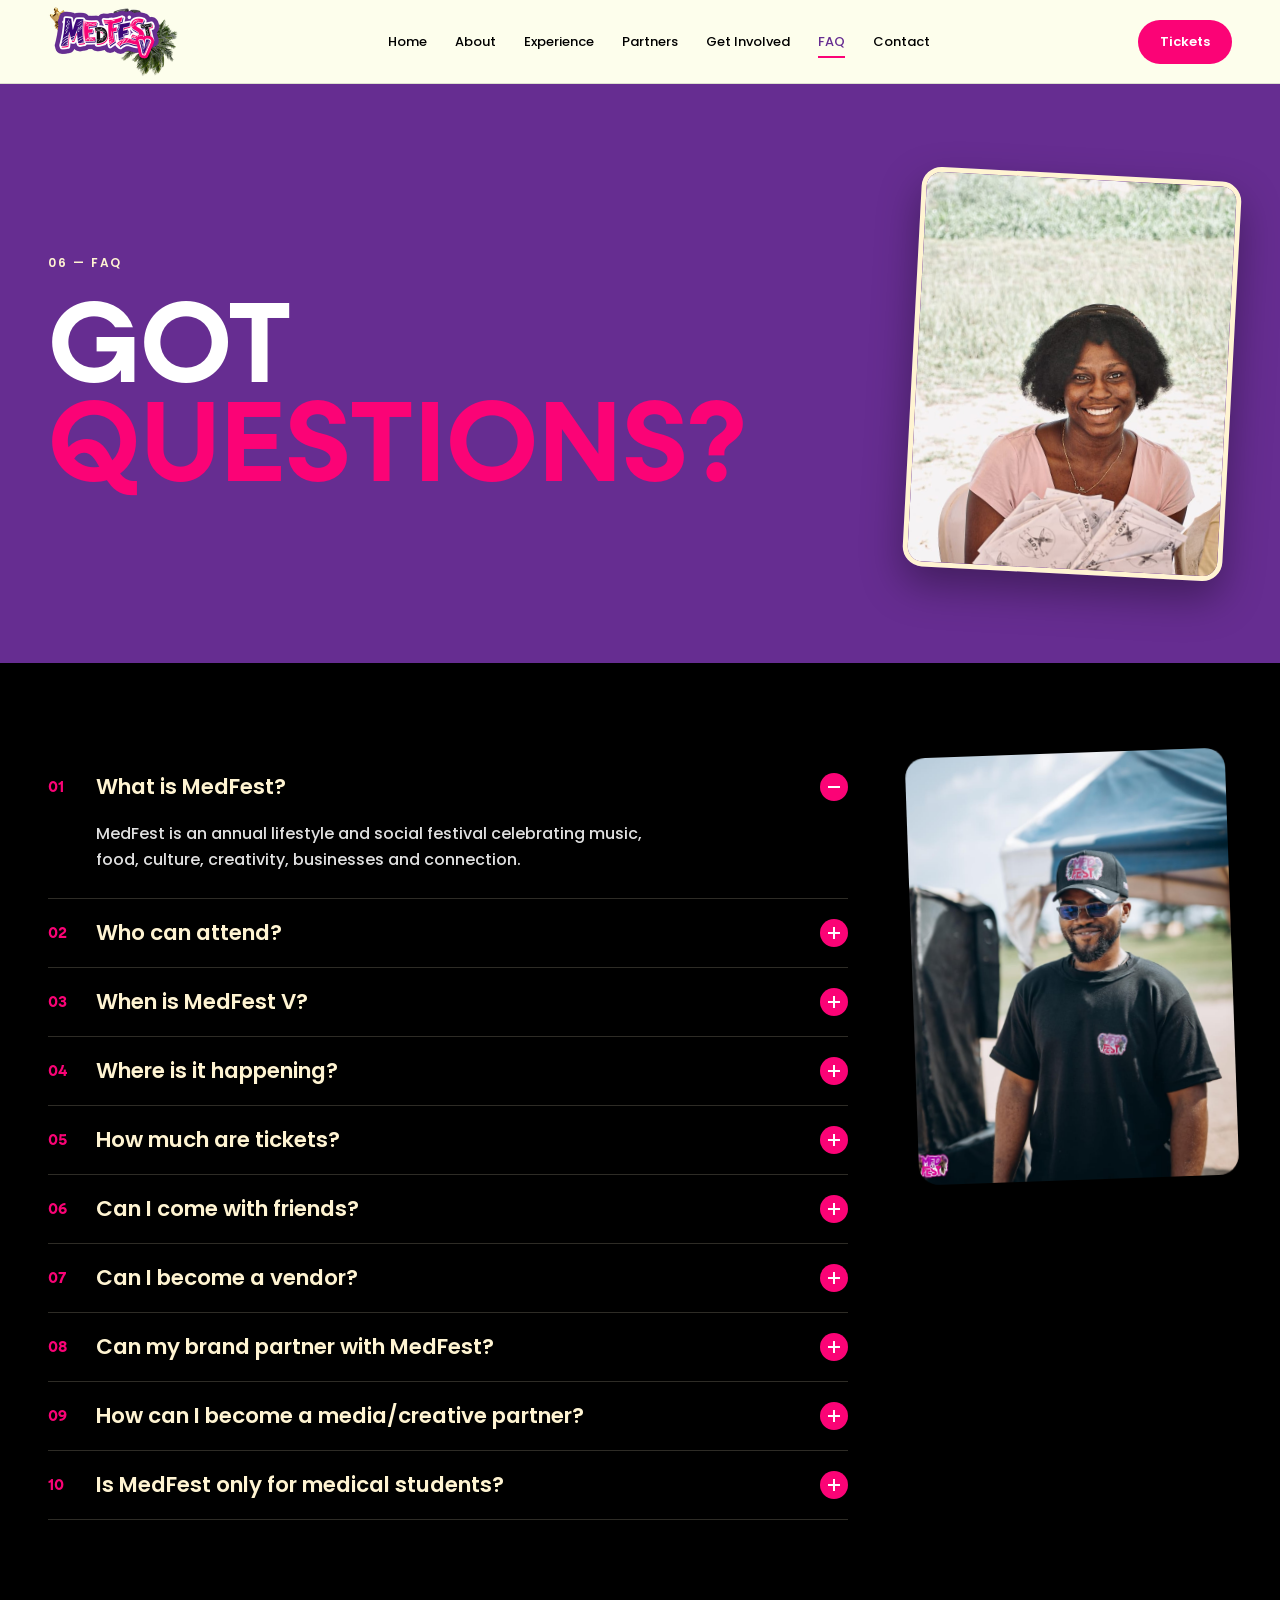
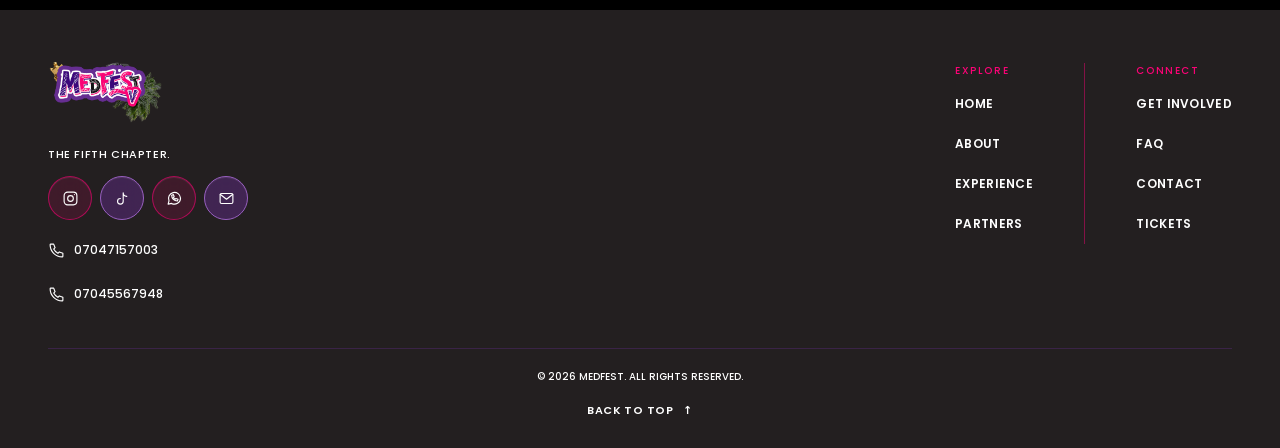
<file: pages/faq.html>
<!doctype html>
<html lang="en-NG">
  <head>
    <meta charset="UTF-8" />
    <meta name="viewport" content="width=device-width, initial-scale=1.0" />
    <title>MedFest FAQ — Dates, Venue, Tickets &amp; Vendors | MedFest V Ondo</title>
    <meta name="description" content="Answers about MedFest V (MedFestNG): when and where it happens, who can attend, tickets, vendors, brand partnerships and creative partners." />
    <meta name="keywords" content="MedFest, MedFestNG, MedFest Nigeria, MedFest UNIMED, MedFest Ondo, MedFest V, MedFest 2026, MedFest Ondo City, Ondo festival, Ondo City events, December 2026 festival Nigeria, music food culture festival Nigeria, lifestyle festival Ondo State, MedFest tickets, MedFest vendors, MedFest partnerships" />
    <meta name="author" content="MedFest (MedFestNG)" />
    <meta name="application-name" content="MedFest" />
    <meta name="robots" content="index, follow, max-image-preview:large, max-snippet:-1, max-video-preview:-1" />
    <link rel="canonical" href="https://medfest.ng/pages/faq.html" />
    <link rel="alternate" hreflang="en-NG" href="https://medfest.ng/pages/faq.html" />
    <link rel="alternate" hreflang="x-default" href="https://medfest.ng/pages/faq.html" />
    <meta name="geo.region" content="NG-ON" />
    <meta name="geo.placename" content="Ondo City, Ondo State, Nigeria" />
    <meta property="og:type" content="website" />
    <meta property="og:site_name" content="MedFest" />
    <meta property="og:locale" content="en_NG" />
    <meta property="og:title" content="MedFest FAQ — Dates, Venue, Tickets &amp; Vendors | MedFest V Ondo" />
    <meta property="og:description" content="Answers about MedFest V (MedFestNG): when and where it happens, who can attend, tickets, vendors, brand partnerships and creative partners." />
    <meta property="og:url" content="https://medfest.ng/pages/faq.html" />
    <meta property="og:image" content="https://medfest.ng/assets/images/og/medfest-og.jpg" />
    <meta property="og:image:width" content="1200" />
    <meta property="og:image:height" content="630" />
    <meta property="og:image:type" content="image/jpeg" />
    <meta property="og:image:secure_url" content="https://medfest.ng/assets/images/og/medfest-og.jpg" />
    <meta property="og:image:alt" content="MedFest V festival crowd in Ondo City, Nigeria" />
    <meta name="twitter:card" content="summary_large_image" />
    <meta name="twitter:title" content="MedFest FAQ — Dates, Venue, Tickets &amp; Vendors | MedFest V Ondo" />
    <meta name="twitter:description" content="Answers about MedFest V (MedFestNG): when and where it happens, who can attend, tickets, vendors, brand partnerships and creative partners." />
    <meta name="twitter:image" content="https://medfest.ng/assets/images/og/medfest-og.jpg" />
    <!-- Paste your Google Search Console / Bing verification tag here (see SEO-README.md):
    <meta name="google-site-verification" content="YOUR_CODE" />
    <meta name="msvalidate.01" content="YOUR_CODE" />
    -->
    <script type="application/ld+json">
{
  "@context": "https://schema.org",
  "@graph": [
    {
      "@type": "Organization",
      "@id": "https://medfest.ng/#organization",
      "name": "MedFest",
      "alternateName": [
        "MedFestNG",
        "MedFest Nigeria",
        "MedFest UNIMED",
        "MedFestUnimed",
        "MedFest Ondo",
        "MedFest V"
      ],
      "legalName": "MedFest",
      "url": "https://medfest.ng/",
      "logo": {
        "@type": "ImageObject",
        "url": "https://medfest.ng/assets/icons/icon-512.png",
        "width": 512,
        "height": 512
      },
      "image": "https://medfest.ng/assets/images/og/medfest-og.jpg",
      "description": "MedFest (also written MedFestNG, MedFest Nigeria, MedFest UNIMED or MedFest Ondo) is an annual lifestyle and social festival in Ondo City, Ondo State, Nigeria, celebrating music, food, culture, creativity, business and connection. It began in 2022 as a student-led idea and has run four editions.",
      "foundingDate": "2022",
      "founder": {
        "@type": "Person",
        "name": "Dr Oluwajoba Aina",
        "jobTitle": "Founder & Convener"
      },
      "email": "medfestunimed@gmail.com",
      "telephone": "+2347045567948",
      "sameAs": [
        "https://www.instagram.com/medfestng_/",
        "https://www.tiktok.com/@medfest.v"
      ],
      "address": {
        "@type": "PostalAddress",
        "addressLocality": "Ondo City",
        "addressRegion": "Ondo State",
        "addressCountry": "NG"
      },
      "areaServed": {
        "@type": "AdministrativeArea",
        "name": "Ondo State, Nigeria"
      },
      "knowsAbout": [
        "Music festivals",
        "Food festivals",
        "Nigerian culture",
        "Brand activations",
        "Experiential marketing"
      ],
      "contactPoint": [
        {
          "@type": "ContactPoint",
          "contactType": "customer support",
          "telephone": "+2347045567948",
          "email": "medfestunimed@gmail.com",
          "areaServed": "NG",
          "availableLanguage": "English"
        }
      ]
    },
    {
      "@type": "FAQPage",
      "@id": "https://medfest.ng/pages/faq.html#webpage",
      "url": "https://medfest.ng/pages/faq.html",
      "name": "MedFest FAQ — Dates, Venue, Tickets & Vendors | MedFest V Ondo",
      "description": "Answers about MedFest V (MedFestNG): when and where it happens, who can attend, tickets, vendors, brand partnerships and creative partners.",
      "inLanguage": "en-NG",
      "isPartOf": {
        "@id": "https://medfest.ng/#website"
      },
      "about": {
        "@id": "https://medfest.ng/#organization"
      },
      "primaryImageOfPage": {
        "@type": "ImageObject",
        "url": "https://medfest.ng/assets/images/og/medfest-og.jpg",
        "width": 1200,
        "height": 630
      },
      "mainEntity": [
        {
          "@type": "Question",
          "name": "What is MedFest?",
          "acceptedAnswer": {
            "@type": "Answer",
            "text": "MedFest is an annual lifestyle and social festival celebrating music, food, culture, creativity, businesses and connection."
          }
        },
        {
          "@type": "Question",
          "name": "Who can attend?",
          "acceptedAnswer": {
            "@type": "Answer",
            "text": "Everyone! MedFest is open to students, young professionals, entrepreneurs, creatives and anyone looking for a great time."
          }
        },
        {
          "@type": "Question",
          "name": "When is MedFest V?",
          "acceptedAnswer": {
            "@type": "Answer",
            "text": "MedFest V is happening in December 2026. The exact date will be announced soon."
          }
        },
        {
          "@type": "Question",
          "name": "Where is it happening?",
          "acceptedAnswer": {
            "@type": "Answer",
            "text": "Ondo City, Ondo State, Nigeria. The exact venue will be announced soon."
          }
        },
        {
          "@type": "Question",
          "name": "How much are tickets?",
          "acceptedAnswer": {
            "@type": "Answer",
            "text": "Ticket prices will be announced soon. Stay connected with us for early-bird and ticket announcements."
          }
        },
        {
          "@type": "Question",
          "name": "Can I come with friends?",
          "acceptedAnswer": {
            "@type": "Answer",
            "text": "Absolutely. In fact, we recommend it. Grab your people and come experience MedFest together."
          }
        },
        {
          "@type": "Question",
          "name": "Can I become a vendor?",
          "acceptedAnswer": {
            "@type": "Answer",
            "text": "Yes! Businesses and entrepreneurs can showcase and sell their products at MedFest V."
          }
        },
        {
          "@type": "Question",
          "name": "Can my brand partner with MedFest?",
          "acceptedAnswer": {
            "@type": "Answer",
            "text": "Absolutely. We have opportunities for sponsorships, brand activations, product integrations and other partnerships."
          }
        },
        {
          "@type": "Question",
          "name": "How can I become a media/creative partner?",
          "acceptedAnswer": {
            "@type": "Answer",
            "text": "We’re always open to working with photographers, videographers, creators, DJs, performers and other creatives."
          }
        },
        {
          "@type": "Question",
          "name": "Is MedFest only for medical students?",
          "acceptedAnswer": {
            "@type": "Answer",
            "text": "Not at all. While MedFest started with few students within the medical student community, it has grown into an experience for everyone."
          }
        }
      ]
    },
    {
      "@type": "BreadcrumbList",
      "itemListElement": [
        {
          "@type": "ListItem",
          "position": 1,
          "name": "MedFest",
          "item": "https://medfest.ng/"
        },
        {
          "@type": "ListItem",
          "position": 2,
          "name": "FAQ",
          "item": "https://medfest.ng/pages/faq.html"
        }
      ]
    }
  ]
}
    </script>
    <link rel="icon" href="../favicon.ico" sizes="48x48" />
    <link rel="icon" type="image/png" sizes="48x48" href="../assets/icons/favicon-48x48.png" />
    <link rel="icon" type="image/png" sizes="96x96" href="../assets/icons/favicon-96x96.png" />
    <link rel="icon" type="image/png" sizes="192x192" href="../assets/icons/favicon-192x192.png" />
    <link rel="icon" type="image/svg+xml" href="../assets/icons/favicon.svg" />
    <link rel="apple-touch-icon" sizes="180x180" href="../assets/icons/apple-touch-icon.png" />
    <link rel="manifest" href="../site.webmanifest" />
    <meta name="theme-color" content="#662d91" />
    <link rel="preconnect" href="https://fonts.googleapis.com" />
    <link rel="preconnect" href="https://fonts.gstatic.com" crossorigin />
    <link href="https://fonts.googleapis.com/css2?family=Poppins:wght@500;600&display=swap" rel="stylesheet" />
    <link rel="stylesheet" href="../css/reset.css" />
    <link rel="stylesheet" href="../css/variables.css" />
    <link rel="stylesheet" href="../css/global.css" />
    <link rel="stylesheet" href="../css/components.css" />
    <link rel="stylesheet" href="../css/footer.css" />
    <link rel="stylesheet" href="../css/pages.css" />
    <link rel="stylesheet" href="../css/experience.css" />
    <link rel="stylesheet" href="../css/faq.css" />
    <link rel="stylesheet" href="../css/motion.css" />
    <link rel="stylesheet" href="../css/desktop.css" />
    <link rel="stylesheet" href="../css/tickets.css" />
  </head>
  <body class="navigation-only experience-page">
    <header>
      <noscript><nav aria-label="MedFest site links"><a href="https://medfest.ng/">Home</a> <a href="https://medfest.ng/pages/about.html">About</a> <a href="https://medfest.ng/pages/experience.html">Experience</a> <a href="https://medfest.ng/pages/gallery.html">Gallery</a> <a href="https://medfest.ng/pages/partners.html">Partners</a> <a href="https://medfest.ng/pages/get-involved.html">Get Involved</a> <a href="https://medfest.ng/pages/faq.html">FAQ</a> <a href="https://medfest.ng/pages/contact.html">Contact</a> <a href="https://medfest.ng/">MedFest Nigeria (MedFestNG), Ondo City</a></nav></noscript>
      <div id="navbar-root" data-root="../" data-active="faq"></div>
      <div id="mobile-menu-root" data-root="../" data-active="faq"></div>
    </header>
    <main id="main-content">
      <section class="faq-hero" aria-labelledby="faq-title">
        <div class="container faq-hero__layout">
          <div>
            <p class="section-label">06 &mdash; FAQ</p>
            <h1 id="faq-title">Got <em>questions?</em></h1>
          </div>
          <figure class="faq-hero__pic"><img src="../assets/images/Medfest 2.0/WhatsApp Image 2026-09-23 at 16.44.45 (1).jpeg" alt="A smiling guest at MedFest" loading="lazy" decoding="async" /></figure>
        </div>
      </section>
      <section class="faq-list" aria-label="Frequently asked questions">
        <div class="container faq-list__layout">
          <div class="faq-list__items">
          <details class="faq-item" open>
            <summary><span class="faq-item__n">01</span><span class="faq-item__q">What is MedFest?</span><span class="faq-item__icon" aria-hidden="true"></span></summary>
            <div class="faq-item__a"><p>MedFest is an annual lifestyle and social festival celebrating music, food, culture, creativity, businesses and connection.</p></div>
          </details>
          <details class="faq-item">
            <summary><span class="faq-item__n">02</span><span class="faq-item__q">Who can attend?</span><span class="faq-item__icon" aria-hidden="true"></span></summary>
            <div class="faq-item__a"><p>Everyone! MedFest is open to students, young professionals, entrepreneurs, creatives and anyone looking for a great time.</p></div>
          </details>
          <details class="faq-item">
            <summary><span class="faq-item__n">03</span><span class="faq-item__q">When is MedFest V?</span><span class="faq-item__icon" aria-hidden="true"></span></summary>
            <div class="faq-item__a"><p>MedFest V is happening in December 2026. The exact date will be announced soon.</p></div>
          </details>
          <details class="faq-item">
            <summary><span class="faq-item__n">04</span><span class="faq-item__q">Where is it happening?</span><span class="faq-item__icon" aria-hidden="true"></span></summary>
            <div class="faq-item__a"><p>Ondo City, Ondo State, Nigeria. The exact venue will be announced soon.</p></div>
          </details>
          <details class="faq-item">
            <summary><span class="faq-item__n">05</span><span class="faq-item__q">How much are tickets?</span><span class="faq-item__icon" aria-hidden="true"></span></summary>
            <div class="faq-item__a"><p>Ticket prices will be announced soon. Stay connected with us for early-bird and ticket announcements.</p></div>
          </details>
          <details class="faq-item">
            <summary><span class="faq-item__n">06</span><span class="faq-item__q">Can I come with friends?</span><span class="faq-item__icon" aria-hidden="true"></span></summary>
            <div class="faq-item__a"><p>Absolutely. In fact, we recommend it. Grab your people and come experience MedFest together.</p></div>
          </details>
          <details class="faq-item">
            <summary><span class="faq-item__n">07</span><span class="faq-item__q">Can I become a vendor?</span><span class="faq-item__icon" aria-hidden="true"></span></summary>
            <div class="faq-item__a"><p>Yes! Businesses and entrepreneurs can showcase and sell their products at MedFest V.</p><a class="faq-link" href="partners.html#pt-contact">Become a Vendor <span aria-hidden="true">&rarr;</span></a></div>
          </details>
          <details class="faq-item">
            <summary><span class="faq-item__n">08</span><span class="faq-item__q">Can my brand partner with MedFest?</span><span class="faq-item__icon" aria-hidden="true"></span></summary>
            <div class="faq-item__a"><p>Absolutely. We have opportunities for sponsorships, brand activations, product integrations and other partnerships.</p><a class="faq-link" href="partners.html">Partner With Us <span aria-hidden="true">&rarr;</span></a></div>
          </details>
          <details class="faq-item">
            <summary><span class="faq-item__n">09</span><span class="faq-item__q">How can I become a media/creative partner?</span><span class="faq-item__icon" aria-hidden="true"></span></summary>
            <div class="faq-item__a"><p>We&rsquo;re always open to working with photographers, videographers, creators, DJs, performers and other creatives.</p><a class="faq-link" href="get-involved.html">Get Involved <span aria-hidden="true">&rarr;</span></a></div>
          </details>
          <details class="faq-item">
            <summary><span class="faq-item__n">10</span><span class="faq-item__q">Is MedFest only for medical students?</span><span class="faq-item__icon" aria-hidden="true"></span></summary>
            <div class="faq-item__a"><p>Not at all. While MedFest started with few students within the medical student community, it has grown into an experience for everyone.</p></div>
          </details>
          </div>
          <figure class="faq-side"><img src="../assets/images/Medfest 4/WhatsApp Image 2026-09-23 at 17.01.10 (1).jpeg" alt="A MedFest vendor in a cap smiling" loading="lazy" decoding="async" /></figure>
        </div>
      </section>
    </main>
    <div id="footer-root" data-root="../"></div>
    <script src="../js/utils.js"></script>
    <script src="../data/site.js"></script>
    <script src="../components/navbar.js"></script>
    <script src="../components/footer.js"></script>
    <script src="../js/main.js"></script>
    <script src="../js/motion.js"></script>
    <script src="../js/tickets.js"></script>
  </body>
</html>
</file>
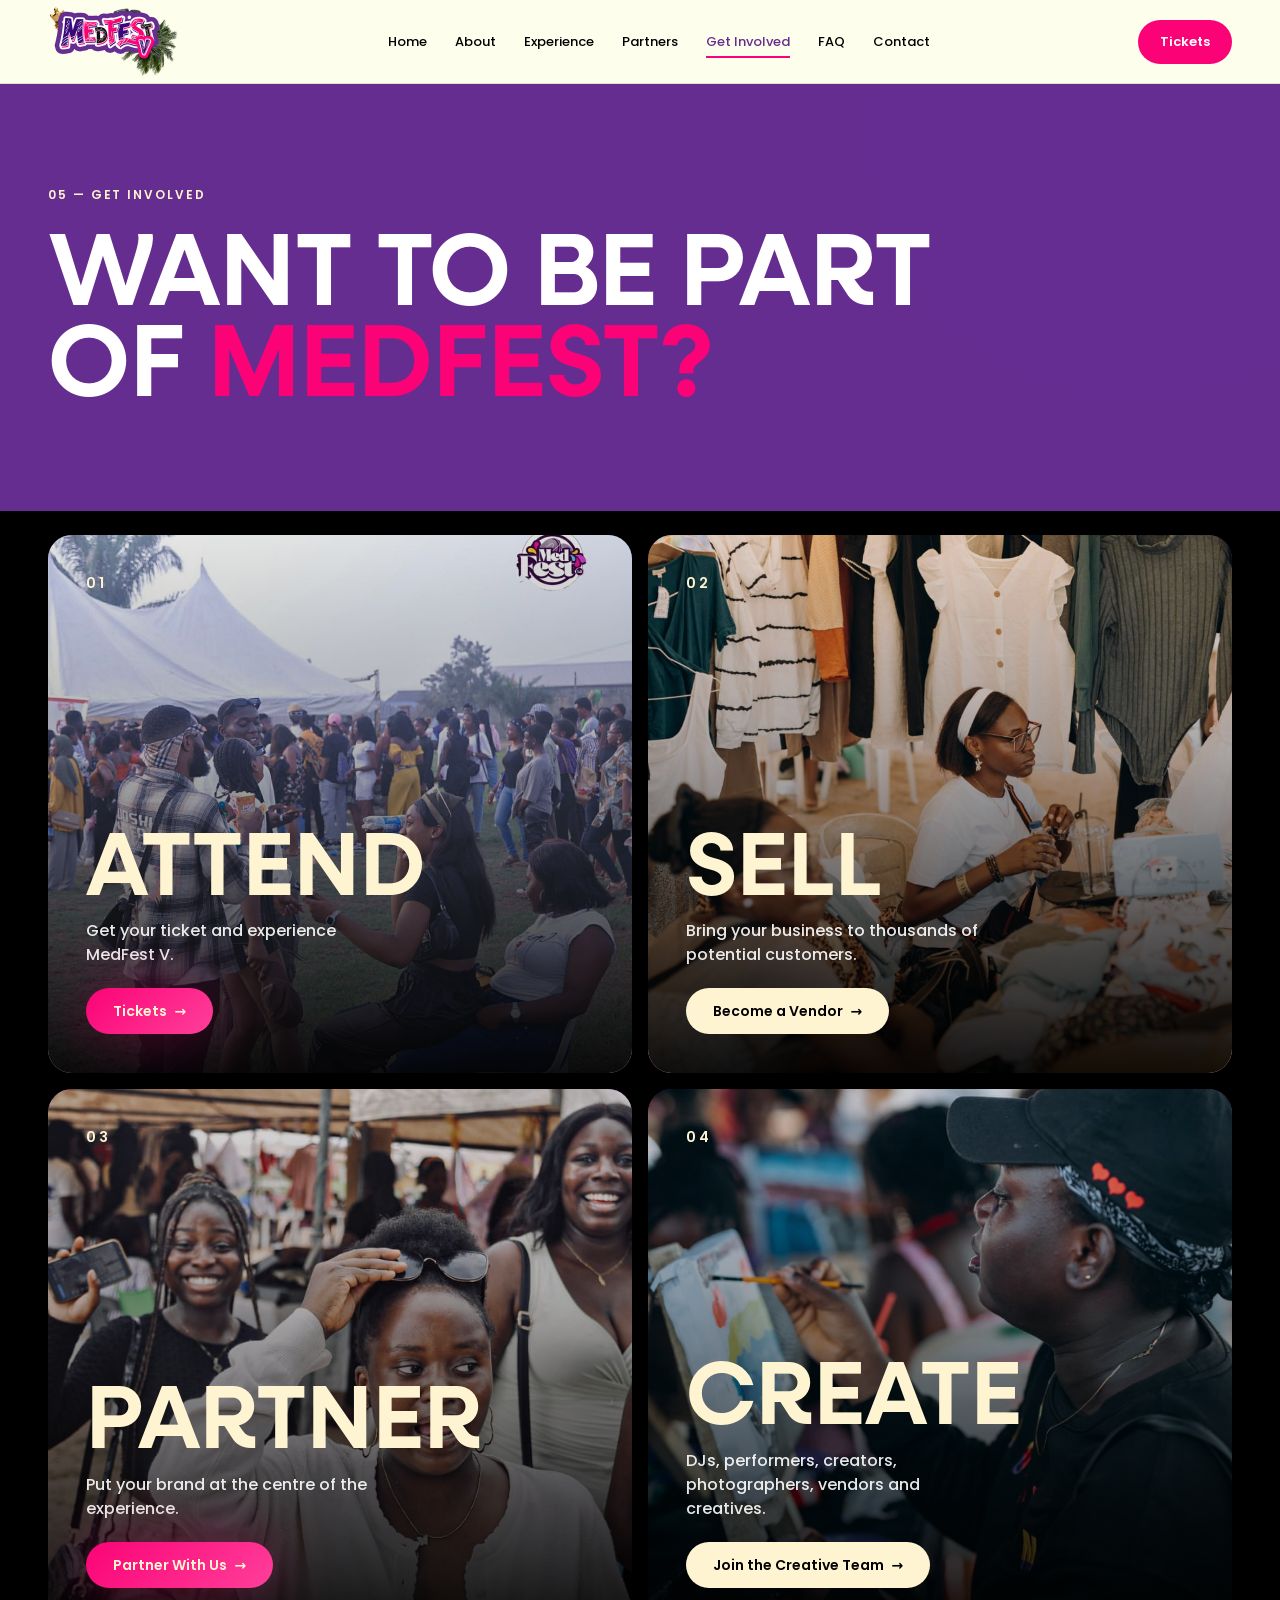
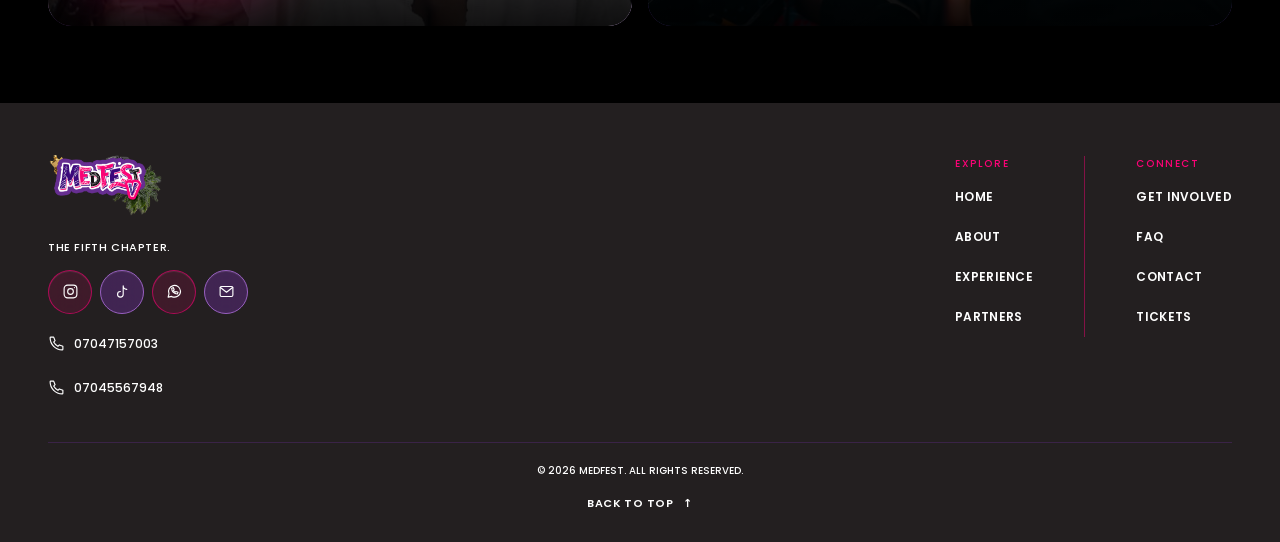
<file: pages/get-involved.html>
<!doctype html>
<html lang="en-NG">
  <head>
    <meta charset="UTF-8" />
    <meta name="viewport" content="width=device-width, initial-scale=1.0" />
    <title>Get Involved — Attend, Vend, Partner or Create | MedFest Nigeria</title>
    <meta name="description" content="Attend MedFest V, become a vendor, partner with the festival or join the creative team. Find your place at MedFest in Ondo City, Nigeria." />
    <meta name="keywords" content="MedFest, MedFestNG, MedFest Nigeria, MedFest UNIMED, MedFest Ondo, MedFest V, MedFest 2026, MedFest Ondo City, Ondo festival, Ondo City events, December 2026 festival Nigeria, music food culture festival Nigeria, lifestyle festival Ondo State, MedFest tickets, MedFest vendors, MedFest partnerships" />
    <meta name="author" content="MedFest (MedFestNG)" />
    <meta name="application-name" content="MedFest" />
    <meta name="robots" content="index, follow, max-image-preview:large, max-snippet:-1, max-video-preview:-1" />
    <link rel="canonical" href="https://medfest.ng/pages/get-involved.html" />
    <link rel="alternate" hreflang="en-NG" href="https://medfest.ng/pages/get-involved.html" />
    <link rel="alternate" hreflang="x-default" href="https://medfest.ng/pages/get-involved.html" />
    <meta name="geo.region" content="NG-ON" />
    <meta name="geo.placename" content="Ondo City, Ondo State, Nigeria" />
    <meta property="og:type" content="website" />
    <meta property="og:site_name" content="MedFest" />
    <meta property="og:locale" content="en_NG" />
    <meta property="og:title" content="Get Involved — Attend, Vend, Partner or Create | MedFest Nigeria" />
    <meta property="og:description" content="Attend MedFest V, become a vendor, partner with the festival or join the creative team. Find your place at MedFest in Ondo City, Nigeria." />
    <meta property="og:url" content="https://medfest.ng/pages/get-involved.html" />
    <meta property="og:image" content="https://medfest.ng/assets/images/og/medfest-og.jpg" />
    <meta property="og:image:width" content="1200" />
    <meta property="og:image:height" content="630" />
    <meta property="og:image:type" content="image/jpeg" />
    <meta property="og:image:secure_url" content="https://medfest.ng/assets/images/og/medfest-og.jpg" />
    <meta property="og:image:alt" content="MedFest V festival crowd in Ondo City, Nigeria" />
    <meta name="twitter:card" content="summary_large_image" />
    <meta name="twitter:title" content="Get Involved — Attend, Vend, Partner or Create | MedFest Nigeria" />
    <meta name="twitter:description" content="Attend MedFest V, become a vendor, partner with the festival or join the creative team. Find your place at MedFest in Ondo City, Nigeria." />
    <meta name="twitter:image" content="https://medfest.ng/assets/images/og/medfest-og.jpg" />
    <!-- Paste your Google Search Console / Bing verification tag here (see SEO-README.md):
    <meta name="google-site-verification" content="YOUR_CODE" />
    <meta name="msvalidate.01" content="YOUR_CODE" />
    -->
    <script type="application/ld+json">
{
  "@context": "https://schema.org",
  "@graph": [
    {
      "@type": "Organization",
      "@id": "https://medfest.ng/#organization",
      "name": "MedFest",
      "alternateName": [
        "MedFestNG",
        "MedFest Nigeria",
        "MedFest UNIMED",
        "MedFestUnimed",
        "MedFest Ondo",
        "MedFest V"
      ],
      "legalName": "MedFest",
      "url": "https://medfest.ng/",
      "logo": {
        "@type": "ImageObject",
        "url": "https://medfest.ng/assets/icons/icon-512.png",
        "width": 512,
        "height": 512
      },
      "image": "https://medfest.ng/assets/images/og/medfest-og.jpg",
      "description": "MedFest (also written MedFestNG, MedFest Nigeria, MedFest UNIMED or MedFest Ondo) is an annual lifestyle and social festival in Ondo City, Ondo State, Nigeria, celebrating music, food, culture, creativity, business and connection. It began in 2022 as a student-led idea and has run four editions.",
      "foundingDate": "2022",
      "founder": {
        "@type": "Person",
        "name": "Dr Oluwajoba Aina",
        "jobTitle": "Founder & Convener"
      },
      "email": "medfestunimed@gmail.com",
      "telephone": "+2347045567948",
      "sameAs": [
        "https://www.instagram.com/medfestng_/",
        "https://www.tiktok.com/@medfest.v"
      ],
      "address": {
        "@type": "PostalAddress",
        "addressLocality": "Ondo City",
        "addressRegion": "Ondo State",
        "addressCountry": "NG"
      },
      "areaServed": {
        "@type": "AdministrativeArea",
        "name": "Ondo State, Nigeria"
      },
      "knowsAbout": [
        "Music festivals",
        "Food festivals",
        "Nigerian culture",
        "Brand activations",
        "Experiential marketing"
      ],
      "contactPoint": [
        {
          "@type": "ContactPoint",
          "contactType": "customer support",
          "telephone": "+2347045567948",
          "email": "medfestunimed@gmail.com",
          "areaServed": "NG",
          "availableLanguage": "English"
        }
      ]
    },
    {
      "@type": "WebPage",
      "@id": "https://medfest.ng/pages/get-involved.html#webpage",
      "url": "https://medfest.ng/pages/get-involved.html",
      "name": "Get Involved — Attend, Vend, Partner or Create | MedFest Nigeria",
      "description": "Attend MedFest V, become a vendor, partner with the festival or join the creative team. Find your place at MedFest in Ondo City, Nigeria.",
      "inLanguage": "en-NG",
      "isPartOf": {
        "@id": "https://medfest.ng/#website"
      },
      "about": {
        "@id": "https://medfest.ng/#organization"
      },
      "primaryImageOfPage": {
        "@type": "ImageObject",
        "url": "https://medfest.ng/assets/images/og/medfest-og.jpg",
        "width": 1200,
        "height": 630
      }
    },
    {
      "@type": "BreadcrumbList",
      "itemListElement": [
        {
          "@type": "ListItem",
          "position": 1,
          "name": "MedFest",
          "item": "https://medfest.ng/"
        },
        {
          "@type": "ListItem",
          "position": 2,
          "name": "Get Involved",
          "item": "https://medfest.ng/pages/get-involved.html"
        }
      ]
    }
  ]
}
    </script>
    <link rel="icon" href="../favicon.ico" sizes="48x48" />
    <link rel="icon" type="image/png" sizes="48x48" href="../assets/icons/favicon-48x48.png" />
    <link rel="icon" type="image/png" sizes="96x96" href="../assets/icons/favicon-96x96.png" />
    <link rel="icon" type="image/png" sizes="192x192" href="../assets/icons/favicon-192x192.png" />
    <link rel="icon" type="image/svg+xml" href="../assets/icons/favicon.svg" />
    <link rel="apple-touch-icon" sizes="180x180" href="../assets/icons/apple-touch-icon.png" />
    <link rel="manifest" href="../site.webmanifest" />
    <meta name="theme-color" content="#662d91" />
    <link rel="preconnect" href="https://fonts.googleapis.com" />
    <link rel="preconnect" href="https://fonts.gstatic.com" crossorigin />
    <link href="https://fonts.googleapis.com/css2?family=Poppins:wght@500;600&display=swap" rel="stylesheet" />
    <link rel="stylesheet" href="../css/reset.css" />
    <link rel="stylesheet" href="../css/variables.css" />
    <link rel="stylesheet" href="../css/global.css" />
    <link rel="stylesheet" href="../css/components.css" />
    <link rel="stylesheet" href="../css/footer.css" />
    <link rel="stylesheet" href="../css/pages.css" />
    <link rel="stylesheet" href="../css/experience.css" />
    <link rel="stylesheet" href="../css/partners.css" />
    <link rel="stylesheet" href="../css/motion.css" />
    <link rel="stylesheet" href="../css/desktop.css" />
    <link rel="stylesheet" href="../css/tickets.css" />
  </head>
  <body class="navigation-only experience-page gi-page">
    <header>
      <noscript><nav aria-label="MedFest site links"><a href="https://medfest.ng/">Home</a> <a href="https://medfest.ng/pages/about.html">About</a> <a href="https://medfest.ng/pages/experience.html">Experience</a> <a href="https://medfest.ng/pages/gallery.html">Gallery</a> <a href="https://medfest.ng/pages/partners.html">Partners</a> <a href="https://medfest.ng/pages/get-involved.html">Get Involved</a> <a href="https://medfest.ng/pages/faq.html">FAQ</a> <a href="https://medfest.ng/pages/contact.html">Contact</a> <a href="https://medfest.ng/">MedFest Nigeria (MedFestNG), Ondo City</a></nav></noscript>
      <div id="navbar-root" data-root="../" data-active="get-involved"></div>
      <div id="mobile-menu-root" data-root="../" data-active="get-involved"></div>
    </header>
    <main id="main-content">
      <section class="gi-hero" aria-labelledby="gi-title">
        <div class="xp-hero__blob xp-hero__blob--a" aria-hidden="true"></div>
        <div class="container">
          <p class="section-label">05 &mdash; Get Involved</p>
          <h1 id="gi-title">Want to be part of <em>MedFest?</em></h1>
        </div>
      </section>
      <section class="gi-cards" aria-label="Ways to get involved">
        <div class="container gi-cards__grid">
          <article class="gi-card gi-card--attend" data-reveal>
            <img class="" src="../assets/images/Medfest 1/WhatsApp Image 2026-09-23 at 16.18.52 (1).jpeg" alt="A lively crowd on the festival lawn" loading="lazy" decoding="async" />
            <div class="gi-card__shade"></div>
            <div class="gi-card__body"><span class="gi-card__n">01</span><h2>Attend</h2><p>Get your ticket and experience MedFest V.</p><a class="btn btn-primary" data-tickets href="#tickets">Tickets <span aria-hidden="true">&rarr;</span></a></div>
          </article><article class="gi-card gi-card--sell" data-reveal>
            <img class="" src="../assets/images/Medfest 4/WhatsApp Image 2026-09-23 at 17.01.09 (1).jpeg" alt="Vendors at their stall" loading="lazy" decoding="async" />
            <div class="gi-card__shade"></div>
            <div class="gi-card__body"><span class="gi-card__n">02</span><h2>Sell</h2><p>Bring your business to thousands of potential customers.</p><a class="btn btn-primary" href="partners.html#pt-contact">Become a Vendor <span aria-hidden="true">&rarr;</span></a></div>
          </article><article class="gi-card gi-card--partner" data-reveal>
            <img class="" src="../assets/images/Medfest 2.0/WhatsApp Image 2026-09-23 at 16.44.45 (2).jpeg" alt="A guest cheering at the festival" loading="lazy" decoding="async" />
            <div class="gi-card__shade"></div>
            <div class="gi-card__body"><span class="gi-card__n">03</span><h2>Partner</h2><p>Put your brand at the centre of the experience.</p><a class="btn btn-primary" href="partners.html">Partner With Us <span aria-hidden="true">&rarr;</span></a></div>
          </article><article class="gi-card gi-card--create" data-reveal>
            <img class="" src="../assets/images/Medfest 4/WhatsApp Image 2026-09-23 at 17.01.07.jpeg" alt="A guest painting on canvas" loading="lazy" decoding="async" />
            <div class="gi-card__shade"></div>
            <div class="gi-card__body"><span class="gi-card__n">04</span><h2>Create</h2><p>DJs, performers, creators, photographers, vendors and creatives.</p><a class="btn btn-primary" href="https://wa.me/2347045567948?text=Hello%20MedFest%2C%20I%27d%20like%20to%20join%20the%20creative%20team%20for%20MedFest%20V." target="_blank" rel="noopener">Join the Creative Team <span aria-hidden="true">&rarr;</span></a></div>
          </article>
        </div>
      </section>
    </main>
    <div id="footer-root" data-root="../"></div>
    <script src="../js/utils.js"></script>
    <script src="../data/site.js"></script>
    <script src="../components/navbar.js"></script>
    <script src="../components/footer.js"></script>
    <script src="../js/main.js"></script>
    <script src="../js/motion.js"></script>
    <script src="../js/tickets.js"></script>
  </body>
</html>
</file>
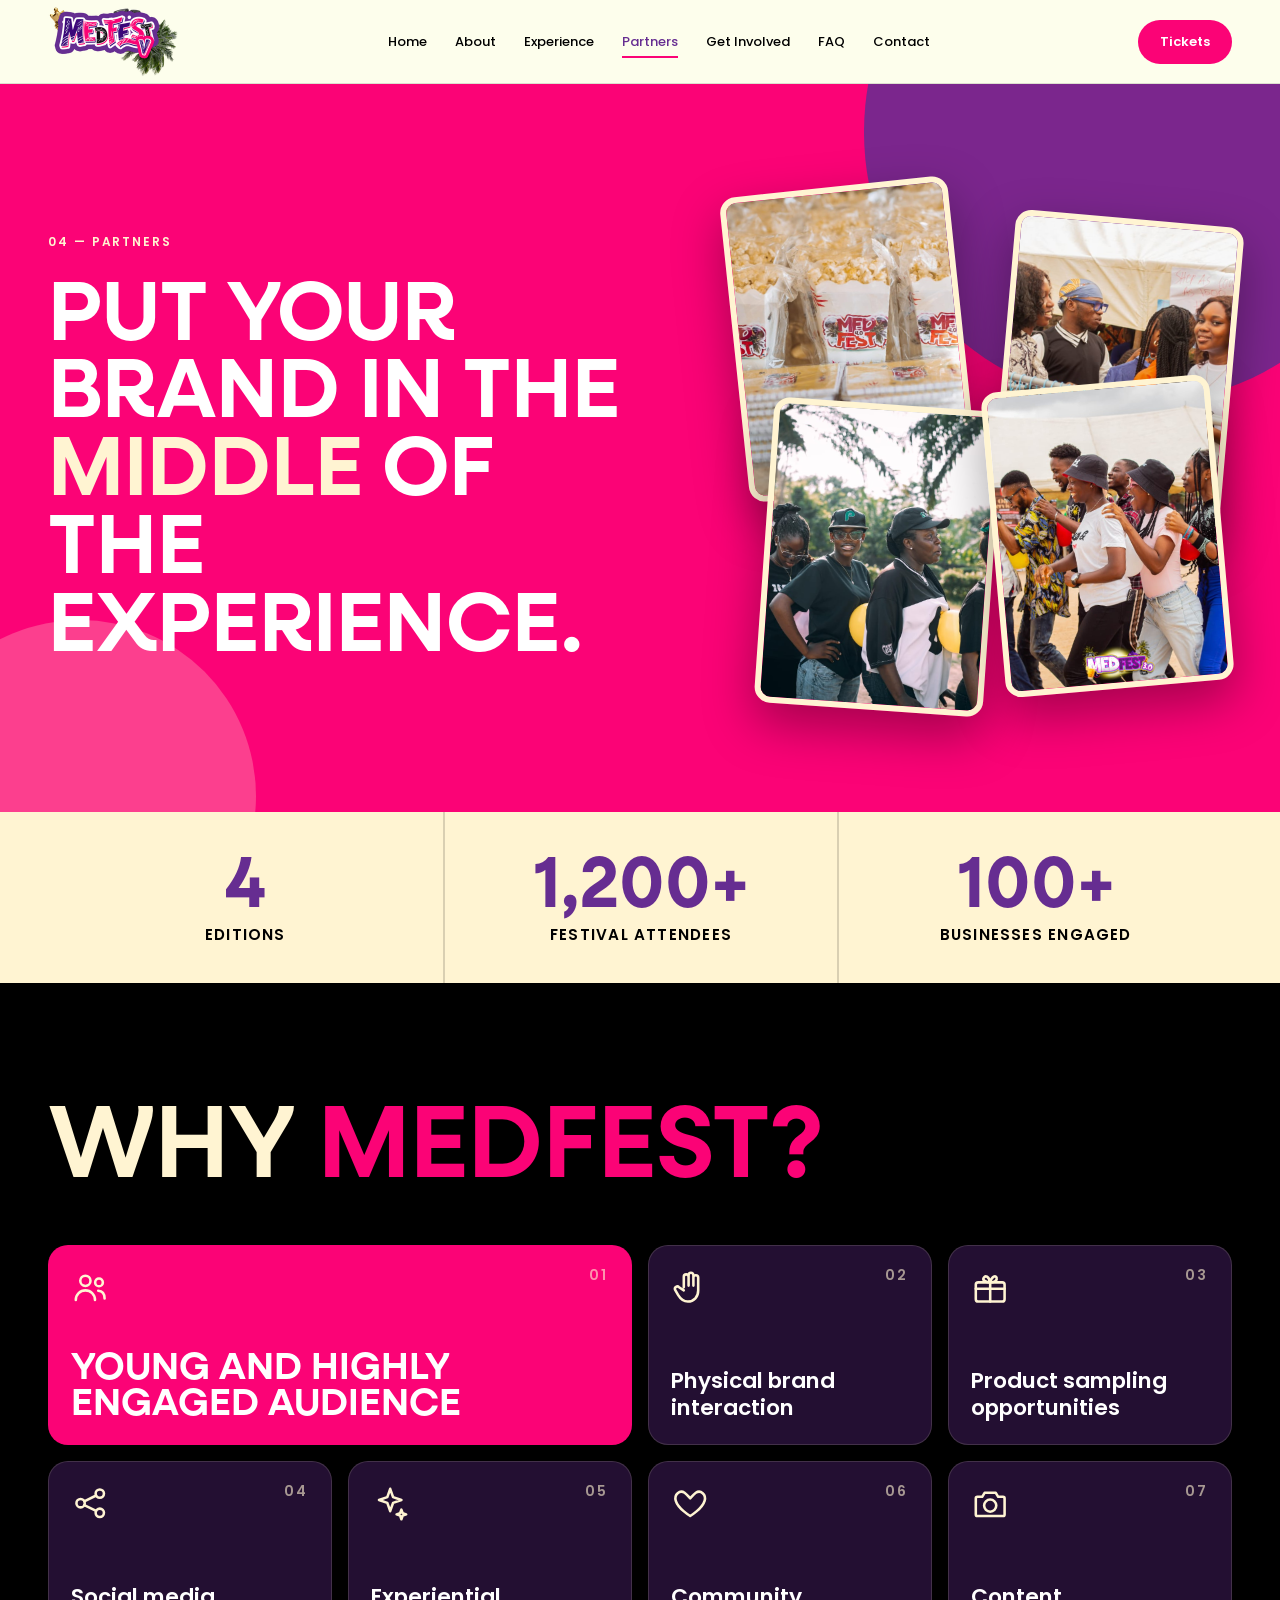
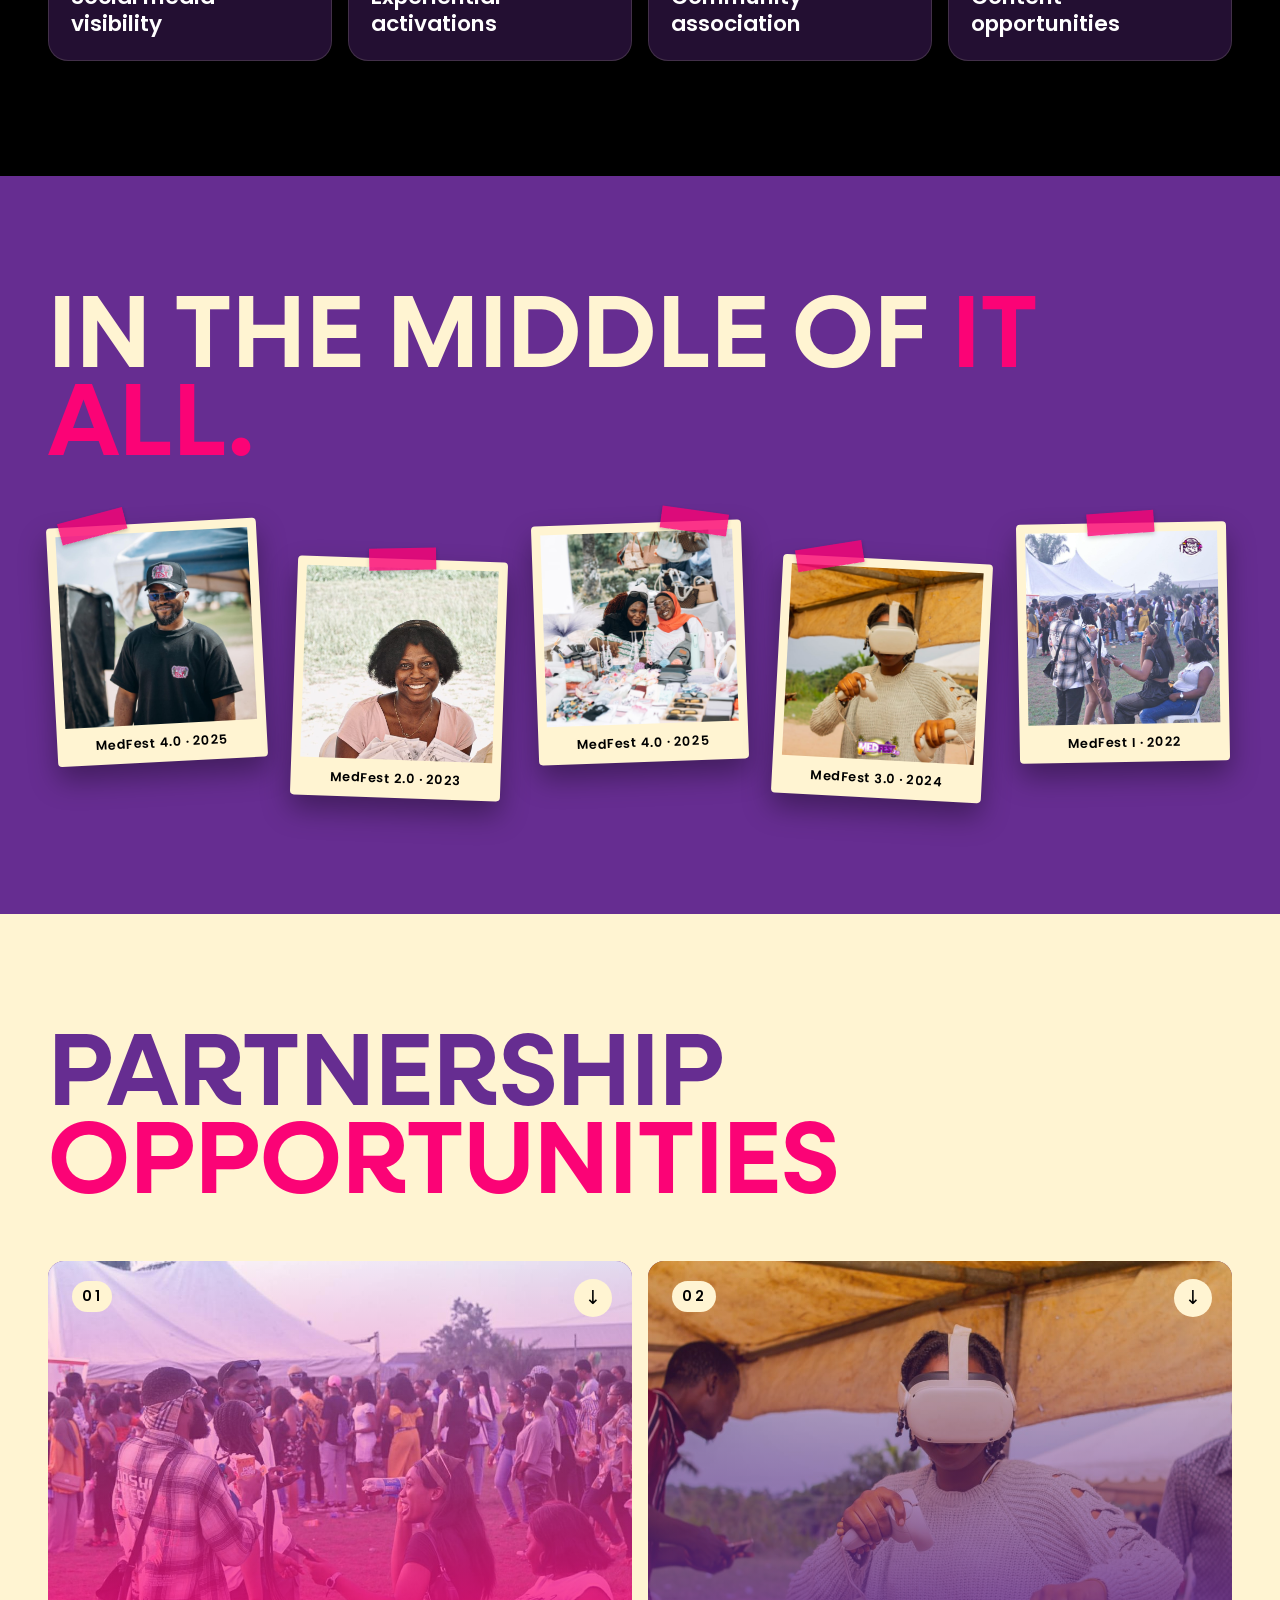
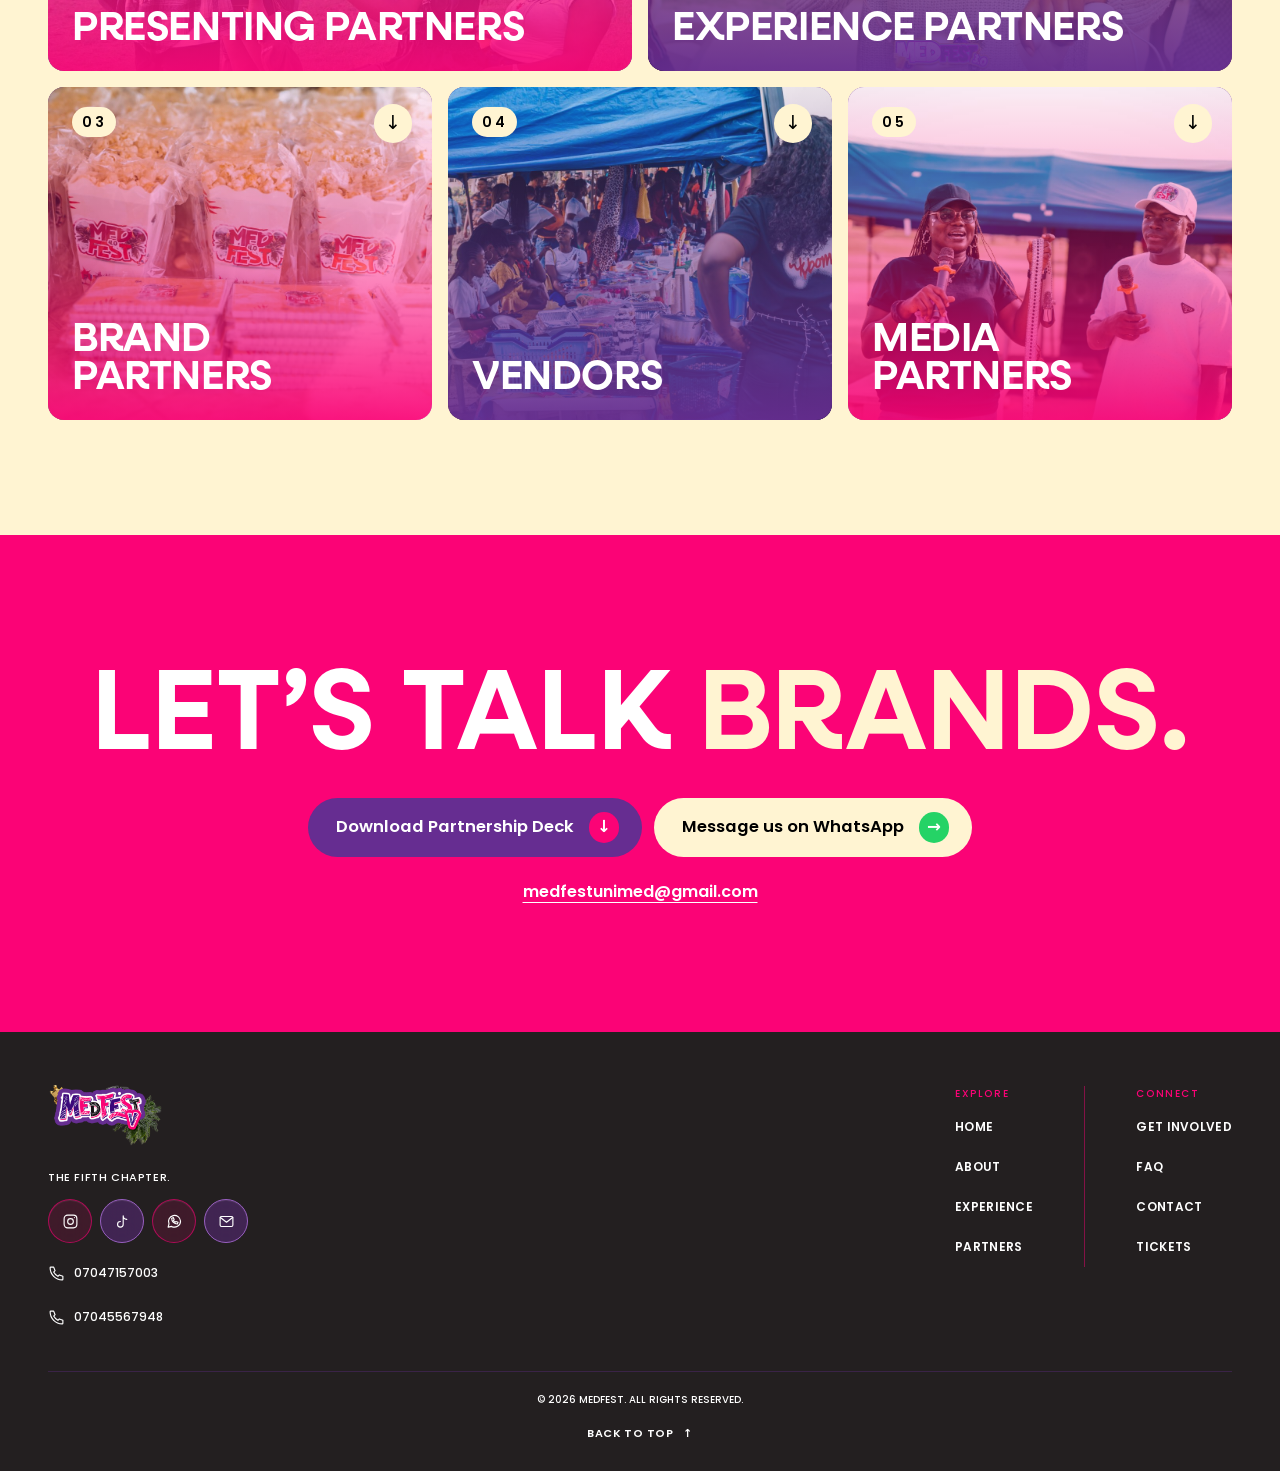
<file: pages/partners.html>
<!doctype html>
<html lang="en-NG">
  <head>
    <meta charset="UTF-8" />
    <meta name="viewport" content="width=device-width, initial-scale=1.0" />
    <title>Partner with MedFest Nigeria — Sponsors, Vendors &amp; Brands | MedFest V</title>
    <meta name="description" content="Put your brand in the middle of MedFest V in Ondo City: presenting, experience and brand partnerships, vendor spaces and media partners." />
    <meta name="keywords" content="MedFest, MedFestNG, MedFest Nigeria, MedFest UNIMED, MedFest Ondo, MedFest V, MedFest 2026, MedFest Ondo City, Ondo festival, Ondo City events, December 2026 festival Nigeria, music food culture festival Nigeria, lifestyle festival Ondo State, MedFest tickets, MedFest vendors, MedFest partnerships" />
    <meta name="author" content="MedFest (MedFestNG)" />
    <meta name="application-name" content="MedFest" />
    <meta name="robots" content="index, follow, max-image-preview:large, max-snippet:-1, max-video-preview:-1" />
    <link rel="canonical" href="https://medfest.ng/pages/partners.html" />
    <link rel="alternate" hreflang="en-NG" href="https://medfest.ng/pages/partners.html" />
    <link rel="alternate" hreflang="x-default" href="https://medfest.ng/pages/partners.html" />
    <meta name="geo.region" content="NG-ON" />
    <meta name="geo.placename" content="Ondo City, Ondo State, Nigeria" />
    <meta property="og:type" content="website" />
    <meta property="og:site_name" content="MedFest" />
    <meta property="og:locale" content="en_NG" />
    <meta property="og:title" content="Partner with MedFest Nigeria — Sponsors, Vendors &amp; Brands | MedFest V" />
    <meta property="og:description" content="Put your brand in the middle of MedFest V in Ondo City: presenting, experience and brand partnerships, vendor spaces and media partners." />
    <meta property="og:url" content="https://medfest.ng/pages/partners.html" />
    <meta property="og:image" content="https://medfest.ng/assets/images/og/medfest-og.jpg" />
    <meta property="og:image:width" content="1200" />
    <meta property="og:image:height" content="630" />
    <meta property="og:image:type" content="image/jpeg" />
    <meta property="og:image:secure_url" content="https://medfest.ng/assets/images/og/medfest-og.jpg" />
    <meta property="og:image:alt" content="MedFest V festival crowd in Ondo City, Nigeria" />
    <meta name="twitter:card" content="summary_large_image" />
    <meta name="twitter:title" content="Partner with MedFest Nigeria — Sponsors, Vendors &amp; Brands | MedFest V" />
    <meta name="twitter:description" content="Put your brand in the middle of MedFest V in Ondo City: presenting, experience and brand partnerships, vendor spaces and media partners." />
    <meta name="twitter:image" content="https://medfest.ng/assets/images/og/medfest-og.jpg" />
    <!-- Paste your Google Search Console / Bing verification tag here (see SEO-README.md):
    <meta name="google-site-verification" content="YOUR_CODE" />
    <meta name="msvalidate.01" content="YOUR_CODE" />
    -->
    <script type="application/ld+json">
{
  "@context": "https://schema.org",
  "@graph": [
    {
      "@type": "Organization",
      "@id": "https://medfest.ng/#organization",
      "name": "MedFest",
      "alternateName": [
        "MedFestNG",
        "MedFest Nigeria",
        "MedFest UNIMED",
        "MedFestUnimed",
        "MedFest Ondo",
        "MedFest V"
      ],
      "legalName": "MedFest",
      "url": "https://medfest.ng/",
      "logo": {
        "@type": "ImageObject",
        "url": "https://medfest.ng/assets/icons/icon-512.png",
        "width": 512,
        "height": 512
      },
      "image": "https://medfest.ng/assets/images/og/medfest-og.jpg",
      "description": "MedFest (also written MedFestNG, MedFest Nigeria, MedFest UNIMED or MedFest Ondo) is an annual lifestyle and social festival in Ondo City, Ondo State, Nigeria, celebrating music, food, culture, creativity, business and connection. It began in 2022 as a student-led idea and has run four editions.",
      "foundingDate": "2022",
      "founder": {
        "@type": "Person",
        "name": "Dr Oluwajoba Aina",
        "jobTitle": "Founder & Convener"
      },
      "email": "medfestunimed@gmail.com",
      "telephone": "+2347045567948",
      "sameAs": [
        "https://www.instagram.com/medfestng_/",
        "https://www.tiktok.com/@medfest.v"
      ],
      "address": {
        "@type": "PostalAddress",
        "addressLocality": "Ondo City",
        "addressRegion": "Ondo State",
        "addressCountry": "NG"
      },
      "areaServed": {
        "@type": "AdministrativeArea",
        "name": "Ondo State, Nigeria"
      },
      "knowsAbout": [
        "Music festivals",
        "Food festivals",
        "Nigerian culture",
        "Brand activations",
        "Experiential marketing"
      ],
      "contactPoint": [
        {
          "@type": "ContactPoint",
          "contactType": "customer support",
          "telephone": "+2347045567948",
          "email": "medfestunimed@gmail.com",
          "areaServed": "NG",
          "availableLanguage": "English"
        }
      ]
    },
    {
      "@type": "WebPage",
      "@id": "https://medfest.ng/pages/partners.html#webpage",
      "url": "https://medfest.ng/pages/partners.html",
      "name": "Partner with MedFest Nigeria — Sponsors, Vendors & Brands | MedFest V",
      "description": "Put your brand in the middle of MedFest V in Ondo City: presenting, experience and brand partnerships, vendor spaces and media partners.",
      "inLanguage": "en-NG",
      "isPartOf": {
        "@id": "https://medfest.ng/#website"
      },
      "about": {
        "@id": "https://medfest.ng/#organization"
      },
      "primaryImageOfPage": {
        "@type": "ImageObject",
        "url": "https://medfest.ng/assets/images/og/medfest-og.jpg",
        "width": 1200,
        "height": 630
      }
    },
    {
      "@type": "BreadcrumbList",
      "itemListElement": [
        {
          "@type": "ListItem",
          "position": 1,
          "name": "MedFest",
          "item": "https://medfest.ng/"
        },
        {
          "@type": "ListItem",
          "position": 2,
          "name": "Partners",
          "item": "https://medfest.ng/pages/partners.html"
        }
      ]
    }
  ]
}
    </script>
    <link rel="icon" href="../favicon.ico" sizes="48x48" />
    <link rel="icon" type="image/png" sizes="48x48" href="../assets/icons/favicon-48x48.png" />
    <link rel="icon" type="image/png" sizes="96x96" href="../assets/icons/favicon-96x96.png" />
    <link rel="icon" type="image/png" sizes="192x192" href="../assets/icons/favicon-192x192.png" />
    <link rel="icon" type="image/svg+xml" href="../assets/icons/favicon.svg" />
    <link rel="apple-touch-icon" sizes="180x180" href="../assets/icons/apple-touch-icon.png" />
    <link rel="manifest" href="../site.webmanifest" />
    <meta name="theme-color" content="#662d91" />
    <link rel="preconnect" href="https://fonts.googleapis.com" />
    <link rel="preconnect" href="https://fonts.gstatic.com" crossorigin />
    <link href="https://fonts.googleapis.com/css2?family=Poppins:wght@500;600&display=swap" rel="stylesheet" />
    <link rel="stylesheet" href="../css/reset.css" />
    <link rel="stylesheet" href="../css/variables.css" />
    <link rel="stylesheet" href="../css/global.css" />
    <link rel="stylesheet" href="../css/components.css" />
    <link rel="stylesheet" href="../css/footer.css" />
    <link rel="stylesheet" href="../css/pages.css" />
    <link rel="stylesheet" href="../css/experience.css" />
    <link rel="stylesheet" href="../css/partners.css" />
    <link rel="stylesheet" href="../css/motion.css" />
    <link rel="stylesheet" href="../css/desktop.css" />
    <link rel="stylesheet" href="../css/tickets.css" />
  </head>
  <body class="navigation-only experience-page partners-page">
    <header>
      <noscript><nav aria-label="MedFest site links"><a href="https://medfest.ng/">Home</a> <a href="https://medfest.ng/pages/about.html">About</a> <a href="https://medfest.ng/pages/experience.html">Experience</a> <a href="https://medfest.ng/pages/gallery.html">Gallery</a> <a href="https://medfest.ng/pages/partners.html">Partners</a> <a href="https://medfest.ng/pages/get-involved.html">Get Involved</a> <a href="https://medfest.ng/pages/faq.html">FAQ</a> <a href="https://medfest.ng/pages/contact.html">Contact</a> <a href="https://medfest.ng/">MedFest Nigeria (MedFestNG), Ondo City</a></nav></noscript>
      <div id="navbar-root" data-root="../" data-active="partners"></div>
      <div id="mobile-menu-root" data-root="../" data-active="partners"></div>
    </header>
    <main id="main-content">
      <section class="xp-hero pt2-hero" aria-labelledby="pt-title">
        <div class="xp-hero__blob xp-hero__blob--a" aria-hidden="true"></div>
        <div class="xp-hero__blob xp-hero__blob--b" aria-hidden="true"></div>
        <div class="container xp-hero__layout">
          <div class="xp-hero__text">
            <p class="section-label">04 &mdash; Partners</p>
            <h1 id="pt-title" class="pt-title">Put your brand in the <em>middle</em> of the experience.</h1>
          </div>
          <div class="xp-hero__pics" aria-hidden="true"><figure class="xp-hero__pic xp-hero__pic--1"><img src="../assets/images/Medfest 4/WhatsApp Image 2026-09-23 at 17.01.07 (1).jpeg" alt="MedFest branded popcorn boxes on display" loading="lazy" decoding="async" /></figure><figure class="xp-hero__pic xp-hero__pic--2"><img src="../assets/images/Medfest 3/WhatsApp Image 2026-09-23 at 16.45.55 (2).jpeg" alt="Guests browsing a brand stall" loading="lazy" decoding="async" /></figure><figure class="xp-hero__pic xp-hero__pic--3"><img src="../assets/images/Medfest 4/WhatsApp Image 2026-09-23 at 17.01.05 (1).jpeg" alt="A crew in matching MedFest tees" loading="lazy" decoding="async" /></figure><figure class="xp-hero__pic xp-hero__pic--4"><img src="../assets/images/Medfest 3/WhatsApp Image 2026-09-23 at 16.45.56 (3).jpeg" alt="Guests dancing together" loading="lazy" decoding="async" /></figure></div>
        </div>
      </section>

      <section class="pt2-stats" aria-label="MedFest at a glance">
        <div class="container pt2-stats__grid">
          <div><strong>4</strong><span>Editions</span></div>
          <div><strong>1,200+</strong><span>Festival attendees</span></div>
          <div><strong>100+</strong><span>Businesses engaged</span></div>
        </div>
      </section>

      <section class="pt2-why" aria-labelledby="pt-why-title">
        <div class="container">
          <h2 id="pt-why-title">Why <em>MedFest?</em></h2>
          <ul class="pt2-why__grid"><li class="pt2-why__card" data-reveal><svg viewBox="0 0 24 24" fill="none" stroke="currentColor" stroke-width="1.6" stroke-linecap="round" stroke-linejoin="round" aria-hidden="true"><circle cx="9" cy="8" r="3.2"/><path d="M3 20c0-3.3 2.7-6 6-6s6 2.7 6 6"/><circle cx="17.5" cy="9" r="2.4"/><path d="M17 14.2c2.4.2 4 2 4 4.8"/></svg><span class="pt2-why__n">01</span><h3>Young and highly engaged audience</h3></li><li class="pt2-why__card" data-reveal><svg viewBox="0 0 24 24" fill="none" stroke="currentColor" stroke-width="1.6" stroke-linecap="round" stroke-linejoin="round" aria-hidden="true"><path d="M8 12V5.5a1.5 1.5 0 013 0V11m0-1V4.5a1.5 1.5 0 013 0V11m0-1V6a1.5 1.5 0 013 0v8c0 4-2.5 7-6.5 7-3 0-4.5-1.5-6-4l-2-3.5a1.5 1.5 0 012.5-1.5L8 14"/></svg><span class="pt2-why__n">02</span><h3>Physical brand interaction</h3></li><li class="pt2-why__card" data-reveal><svg viewBox="0 0 24 24" fill="none" stroke="currentColor" stroke-width="1.6" stroke-linecap="round" stroke-linejoin="round" aria-hidden="true"><rect x="3" y="9" width="18" height="12" rx="1.5"/><path d="M12 9v12M3 13h18M12 9C9 9 7 7.5 8 6s3-1 4 3c1-4 3.500-4.500 4-3s-1 3-4 3z"/></svg><span class="pt2-why__n">03</span><h3>Product sampling opportunities</h3></li><li class="pt2-why__card" data-reveal><svg viewBox="0 0 24 24" fill="none" stroke="currentColor" stroke-width="1.6" stroke-linecap="round" stroke-linejoin="round" aria-hidden="true"><circle cx="6" cy="12" r="2.6"/><circle cx="18" cy="6" r="2.6"/><circle cx="18" cy="18" r="2.6"/><path d="M8.3 10.8l7.4-3.6M8.3 13.2l7.4 3.6"/></svg><span class="pt2-why__n">04</span><h3>Social media visibility</h3></li><li class="pt2-why__card" data-reveal><svg viewBox="0 0 24 24" fill="none" stroke="currentColor" stroke-width="1.6" stroke-linecap="round" stroke-linejoin="round" aria-hidden="true"><path d="M12 3l1.8 5.2L19 10l-5.200 1.800L12 17l-1.800-5.200L5 10l5.200-1.800z"/><path d="M19 16l.8 2.200L22 19l-2.200.8L19 22l-.8-2.200L16 19l2.200-.8z"/></svg><span class="pt2-why__n">05</span><h3>Experiential activations</h3></li><li class="pt2-why__card" data-reveal><svg viewBox="0 0 24 24" fill="none" stroke="currentColor" stroke-width="1.6" stroke-linecap="round" stroke-linejoin="round" aria-hidden="true"><path d="M12 20s-7.500-4.500-9-9.500C1.800 6.500 5.500 3.500 8.500 5.500c1.500 1 2.500 2.500 3.500 3.500 1-1 2-2.500 3.500-3.500 3-2 6.700 1 5.500 5C19.500 15.500 12 20 12 20z"/></svg><span class="pt2-why__n">06</span><h3>Community association</h3></li><li class="pt2-why__card" data-reveal><svg viewBox="0 0 24 24" fill="none" stroke="currentColor" stroke-width="1.6" stroke-linecap="round" stroke-linejoin="round" aria-hidden="true"><path d="M4 8h3l1.500-2.500h7L17 8h3a1 1 0 011 1v10a1 1 0 01-1 1H4a1 1 0 01-1-1V9a1 1 0 011-1z"/><circle cx="12" cy="13.500" r="3.800"/></svg><span class="pt2-why__n">07</span><h3>Content opportunities</h3></li></ul>
        </div>
      </section>

      <section class="pt2-band" aria-labelledby="pt-band-title">
        <div class="container">
          <h2 id="pt-band-title">In the middle of <em>it all.</em></h2>
          <div class="pt2-band__wall"><figure class="xp-pol pt2-band__pol" data-reveal style="--r:-3deg"><span class="xp-pol__tape xp-pol__tape--tl" aria-hidden="true"></span><img src="../assets/images/Medfest 4/WhatsApp Image 2026-09-23 at 17.01.10 (1).jpeg" alt="A MedFest vendor in a branded cap" loading="lazy" decoding="async" /><figcaption>MedFest 4.0 · 2025</figcaption></figure><figure class="xp-pol pt2-band__pol" data-reveal style="--r:2deg"><span class="xp-pol__tape xp-pol__tape--tc" aria-hidden="true"></span><img src="../assets/images/Medfest 2.0/WhatsApp Image 2026-09-23 at 16.44.45 (1).jpeg" alt="A guest holding printed materials" loading="lazy" decoding="async" /><figcaption>MedFest 2.0 · 2023</figcaption></figure><figure class="xp-pol pt2-band__pol" data-reveal style="--r:-2deg"><span class="xp-pol__tape xp-pol__tape--tr" aria-hidden="true"></span><img src="../assets/images/Medfest 4/WhatsApp Image 2026-09-23 at 17.01.09.jpeg" alt="A jewellery stall at the market" loading="lazy" decoding="async" /><figcaption>MedFest 4.0 · 2025</figcaption></figure><figure class="xp-pol pt2-band__pol" data-reveal style="--r:3deg"><span class="xp-pol__tape xp-pol__tape--tl" aria-hidden="true"></span><img src="../assets/images/Medfest 3/WhatsApp Image 2026-09-23 at 16.45.53 (1).jpeg" alt="A guest at a VR activation" loading="lazy" decoding="async" /><figcaption>MedFest 3.0 · 2024</figcaption></figure><figure class="xp-pol pt2-band__pol" data-reveal style="--r:-1deg"><span class="xp-pol__tape xp-pol__tape--tc" aria-hidden="true"></span><img src="../assets/images/Medfest 1/WhatsApp Image 2026-09-23 at 16.18.52 (1).jpeg" alt="The crowd at the first MedFest" loading="lazy" decoding="async" /><figcaption>MedFest I · 2022</figcaption></figure></div>
        </div>
      </section>

      <section class="pt2-opps" aria-labelledby="pt-opps-title">
        <div class="container">
          <h2 id="pt-opps-title">Partnership<br /><em>opportunities</em></h2>
          <div class="pt2-opps__grid"><a class="pt2-opp pt2-opp--magenta" href="#pt-contact"><img src="../assets/images/Medfest 1/WhatsApp Image 2026-09-23 at 16.18.52 (1).jpeg" alt="The crowd at MedFest I" loading="lazy" decoding="async" /><span class="pt2-opp__shade" aria-hidden="true"></span><span class="pt2-opp__n">01</span><h3>Presenting Partners</h3><span class="pt2-opp__more" aria-hidden="true">&darr;</span></a><a class="pt2-opp pt2-opp--purple" href="#pt-contact"><img src="../assets/images/Medfest 3/WhatsApp Image 2026-09-23 at 16.45.53 (1).jpeg" alt="A guest at a VR activation" loading="lazy" decoding="async" /><span class="pt2-opp__shade" aria-hidden="true"></span><span class="pt2-opp__n">02</span><h3>Experience Partners</h3><span class="pt2-opp__more" aria-hidden="true">&darr;</span></a><a class="pt2-opp pt2-opp--magenta" href="#pt-contact"><img src="../assets/images/Medfest 4/WhatsApp Image 2026-09-23 at 17.01.07 (1).jpeg" alt="MedFest branded popcorn boxes" loading="lazy" decoding="async" /><span class="pt2-opp__shade" aria-hidden="true"></span><span class="pt2-opp__n">03</span><h3>Brand Partners</h3><span class="pt2-opp__more" aria-hidden="true">&darr;</span></a><a class="pt2-opp pt2-opp--purple" href="#pt-contact"><img src="../assets/images/Medfest 1/WhatsApp Image 2026-09-23 at 16.18.51.jpeg" alt="Shoppers at a market stall" loading="lazy" decoding="async" /><span class="pt2-opp__shade" aria-hidden="true"></span><span class="pt2-opp__n">04</span><h3>Vendors</h3><span class="pt2-opp__more" aria-hidden="true">&darr;</span></a><a class="pt2-opp pt2-opp--magenta" href="#pt-contact"><img src="../assets/images/Medfest 4/WhatsApp Image 2026-09-23 at 17.01.08 (2).jpeg" alt="Hosts with microphones" loading="lazy" decoding="async" /><span class="pt2-opp__shade" aria-hidden="true"></span><span class="pt2-opp__n">05</span><h3>Media Partners</h3><span class="pt2-opp__more" aria-hidden="true">&darr;</span></a></div>
        </div>
      </section>

      <section class="pt2-cta" id="pt-contact" aria-labelledby="pt-cta-title">
        <div class="container pt2-cta__inner">
          <h2 id="pt-cta-title">Let&rsquo;s talk <em>brands.</em></h2>
          <div class="pt2-hero__cta">
            <a class="btn pt2-btn pt2-btn--dark" href="../assets/downloads/MedFest-V-Partnership-Deck.pdf" download="MedFest-V-Partnership-Deck.pdf">Download Partnership Deck <span class="pt2-btn__dot" aria-hidden="true">&darr;</span></a>
            <a class="btn pt2-btn pt2-btn--outline" href="https://wa.me/2347045567948?text=Hello%20MedFest%2C%20I%27d%20like%20to%20discuss%20partnering%20on%20MedFest%20V." target="_blank" rel="noopener">Message us on WhatsApp <span class="pt2-btn__dot pt2-btn__dot--wa" aria-hidden="true">&rarr;</span></a>
          </div>
          <a class="pt2-cta__mail" href="mailto:medfestunimed@gmail.com">medfestunimed@gmail.com</a>
        </div>
      </section>
    </main>
    <div id="footer-root" data-root="../"></div>
    <script src="../js/utils.js"></script>
    <script src="../data/site.js"></script>
    <script src="../components/navbar.js"></script>
    <script src="../components/footer.js"></script>
    <script src="../js/main.js"></script>
    <script src="../js/motion.js"></script>
    <script src="../js/tickets.js"></script>
  </body>
</html>
</file>
<file: css/variables.css>
/* ==========================================================================
   DESIGN TOKENS
   Source of truth: MEDFEST V Brand Presentation (Novura Studios).
   Brand colors:  fb0376 (magenta) · 662d91 (purple) · 000000 (black) · fff4d2 (cream)
  Brand type:    Display "Neulis" · Subheading/Body "Poppins"
   ========================================================================== */

@font-face {
  font-family: "Neulis";
  src: url("../assets/fonts/Neulis%20Font%20Family/Neulis-SemiBold.otf")
    format("opentype");
  font-weight: 600;
  font-style: normal;
  font-display: swap;
}

:root {
  /* ---- Brand colors (verbatim from brand doc) ---- */
  --brand-magenta: #fb0376;
  --brand-purple: #662d91;
  --brand-black: #000000;
  --brand-cream: #fff4d2;

  /* ---- Semantic color roles ---- */
  --color-background: #0c0410; /* near-black with a purple cast — festival night sky */
  --color-background-alt: #150819; /* slightly lifted panel background */
  --color-surface: #1c0d22; /* cards, panels */
  --color-surface-glass: rgba(
    102,
    45,
    145,
    0.28
  ); /* glassmorphism fill, tinted with brand purple */
  --color-border-glass: rgba(255, 244, 210, 0.14);
  --color-primary: var(--brand-magenta);
  --color-secondary: var(--brand-purple);
  --color-text: var(--brand-cream);
  --color-text-dim: #cbb9c4;
  --color-muted: #8d7a92;
  --color-accent: var(--brand-magenta);
  --color-on-light: var(--brand-black);

  /* Light section variant (for future content sections that flip to cream) */
  --color-background-light: var(--brand-cream);
  --color-text-on-light: #241129;

  /* ---- Typography ---- */
  --font-display: "Neulis", sans-serif;
  --font-body: "Poppins", system-ui, sans-serif;

  --fs-2xs: 0.75rem;
  --fs-xs: 0.875rem;
  --fs-sm: 1rem;
  --fs-md: 1.25rem;
  --fs-lg: 1.75rem;
  --fs-xl: 2.5rem;
  --fs-2xl: clamp(2.75rem, 6vw, 4.5rem);
  --fs-3xl: clamp(3.5rem, 9vw, 7.5rem);

  /* ---- Spacing scale ---- */
  --space-3xs: 0.25rem;
  --space-2xs: 0.5rem;
  --space-xs: 0.75rem;
  --space-sm: 1rem;
  --space-md: 1.5rem;
  --space-lg: 2.5rem;
  --space-xl: 4rem;
  --space-2xl: 6rem;
  --space-3xl: 9rem;

  /* ---- Radius ---- */
  --radius-sm: 0.5rem;
  --radius-md: 1rem;
  --radius-lg: 1.75rem;
  --radius-pill: 999px;

  /* ---- Motion ---- */
  --transition-fast: 150ms ease;
  --transition-medium: 320ms cubic-bezier(0.22, 1, 0.36, 1);
  --transition-slow: 640ms cubic-bezier(0.22, 1, 0.36, 1);

  /* ---- Layout ---- */
  --container-max: 1280px;
  --container-pad: clamp(1.25rem, 5vw, 3rem);
  --nav-height: 84px;

  /* ---- Elevation ---- */
  --shadow-glass: 0 8px 32px rgba(0, 0, 0, 0.45);
  --shadow-glow-magenta: 0 0 60px rgba(251, 3, 118, 0.35);
  --shadow-glow-purple: 0 0 80px rgba(102, 45, 145, 0.45);

  --z-nav: 100;
  --z-menu: 200;
  --z-overlay: 150;
}
</file>
<file: css/global.css>
/* ==========================================================================
   GLOBAL BASE STYLES
   ========================================================================== */

body {
  background-color: var(--color-background);
  color: var(--color-text);
  font-family: var(--font-body);
  font-weight: 500;
  overflow-x: hidden;
}

/* Ambient festival glow — fixed behind all content, cheap (CSS only, no JS/3D) */
body::before {
  content: "";
  position: fixed;
  inset: 0;
  z-index: -2;
  background:
    radial-gradient(
      60vw 60vw at 12% -10%,
      rgba(251, 3, 118, 0.22),
      transparent 60%
    ),
    radial-gradient(
      70vw 70vw at 110% 20%,
      rgba(102, 45, 145, 0.35),
      transparent 60%
    ),
    var(--color-background);
  pointer-events: none;
}

/* Subtle grain overlay so flat gradients feel textured, not sterile */
body::after {
  content: "";
  position: fixed;
  inset: 0;
  z-index: -1;
  pointer-events: none;
  opacity: 0.05;
  background-image: url("data:image/svg+xml,%3Csvg xmlns='http://www.w3.org/2000/svg' width='120' height='120'%3E%3Cfilter id='n'%3E%3CfeTurbulence type='fractalNoise' baseFrequency='0.85' numOctaves='2' stitchTiles='stitch'/%3E%3C/filter%3E%3Crect width='100%25' height='100%25' filter='url(%23n)'/%3E%3C/svg%3E");
}

.homepage::before,
.homepage::after {
  display: none;
}

h1,
h2,
h3,
h4 {
  font-family: var(--font-display);
  font-weight: 600;
  line-height: 1.05;
  letter-spacing: -0.01em;
}

p {
  max-width: 62ch;
  color: var(--color-text-dim);
}

a {
  transition: color var(--transition-fast);
  -webkit-tap-highlight-color: transparent;
}

button {
  -webkit-tap-highlight-color: transparent;
}

a:focus:not(:focus-visible),
button:focus:not(:focus-visible) {
  outline: none;
}

img {
  border-radius: var(--radius-sm);
}

/* Visible, brand-colored focus ring everywhere — accessibility floor */
:focus-visible {
  outline: 3px solid var(--brand-magenta);
  outline-offset: 3px;
  border-radius: var(--radius-sm);
}

/* Skip link — first focusable element, hidden until tabbed to */
.skip-link {
  position: absolute;
  top: -100%;
  left: var(--space-sm);
  z-index: 999;
  background: var(--brand-cream);
  color: var(--color-on-light);
  padding: var(--space-2xs) var(--space-sm);
  border-radius: var(--radius-sm);
  font-weight: 600;
  transition: top var(--transition-fast);
}

.skip-link:focus {
  top: var(--space-sm);
}

/* ---- Layout primitives ---- */
.container {
  width: 100%;
  max-width: var(--container-max);
  margin-inline: auto;
  padding-inline: var(--container-pad);
}

.visually-hidden {
  position: absolute;
  width: 1px;
  height: 1px;
  overflow: hidden;
  clip: rect(0 0 0 0);
  white-space: nowrap;
}

main {
  display: block;
}

/* ---- Buttons ---- */
.btn {
  display: inline-flex;
  align-items: center;
  justify-content: center;
  gap: var(--space-2xs);
  padding: 0.9em 1.9em;
  border-radius: var(--radius-pill);
  font-family: var(--font-body);
  font-weight: 600;
  font-size: var(--fs-xs);
  white-space: nowrap;
  transition:
    transform var(--transition-fast),
    box-shadow var(--transition-fast),
    background var(--transition-fast);
  will-change: transform;
}

.btn:hover {
  transform: translateY(-2px);
}

.btn:active {
  transform: translateY(0);
}

@media (prefers-reduced-motion: reduce) {
  .btn:hover {
    transform: none;
  }
}

.btn-primary {
  background: linear-gradient(135deg, var(--brand-magenta), #ff3f9a);
  color: var(--brand-cream);
  box-shadow: var(--shadow-glow-magenta);
}

.btn-primary:hover {
  box-shadow: 0 0 70px rgba(251, 3, 118, 0.5);
}

.btn-secondary {
  background: transparent;
  color: var(--brand-cream);
  border: 1.5px solid var(--color-border-glass);
  backdrop-filter: blur(8px);
}

.btn-secondary:hover {
  border-color: var(--brand-cream);
  background: rgba(255, 244, 210, 0.06);
}

/* ---- Section placeholder (used by future homepage sections) ---- */
.section-placeholder {
  padding-block: var(--space-2xl);
  text-align: center;
  border-top: 1px solid var(--color-border-glass);
}

.section-placeholder__eyebrow {
  color: var(--brand-magenta);
  font-weight: 600;
  font-size: var(--fs-xs);
  margin-bottom: var(--space-sm);
}

.section-placeholder ul {
  margin-top: var(--space-md);
  display: flex;
  flex-wrap: wrap;
  gap: var(--space-2xs);
  justify-content: center;
}

.section-placeholder li {
  padding: var(--space-3xs) var(--space-sm);
  border: 1px dashed var(--color-border-glass);
  border-radius: var(--radius-pill);
  font-size: var(--fs-xs);
  color: var(--color-muted);
}

/* ---- Simple page placeholder (About, Experience, Partners, etc.) ---- */
.page-placeholder {
  min-height: 60vh;
  display: flex;
  flex-direction: column;
  align-items: flex-start;
  justify-content: center;
  gap: var(--space-sm);
  padding-block: var(--space-3xl) var(--space-2xl);
}

.page-placeholder .tag {
  color: var(--brand-magenta);
  font-weight: 600;
  font-size: var(--fs-xs);
}
</file>
<file: css/components.css>
﻿/* ==========================================================================
   COMPONENTS
   ========================================================================== */

/* ---------------------------------------------------------------------
   Glass utility â€” applied selectively (nav, mobile menu, hero panel),
   never globally, per brand direction: glass creates hierarchy, not noise.
   --------------------------------------------------------------------- */
.glass {
  background: var(--color-surface-glass);
  backdrop-filter: blur(18px) saturate(140%);
  -webkit-backdrop-filter: blur(18px) saturate(140%);
  border: 1px solid var(--color-border-glass);
}

/* ---------------------------------------------------------------------
   NAVBAR
   --------------------------------------------------------------------- */
.navbar {
  position: fixed;
  inset: 0 0 auto;
  z-index: var(--z-nav);
  height: var(--nav-height);
  display: flex;
  align-items: center;
  background: var(--logo-background, #fdfeec);
  color: var(--brand-black);
  border-bottom: 1px solid rgba(0, 0, 0, 0.12);
}
.navbar__inner {
  display: flex;
  align-items: center;
  justify-content: space-between;
  gap: 24px;
}
.navbar__logo {
  display: inline-flex;
  align-items: center;
  gap: 6px;
  font-family: var(--font-display);
  font-size: 28px;
  font-weight: 600;
  letter-spacing: -1px;
  white-space: nowrap;
}
.navbar__logo span {
  color: var(--brand-purple);
}
.navbar__links {
  display: none;
  align-items: center;
  gap: clamp(18px, 2.2vw, 32px);
}
.navbar__link {
  position: relative;
  padding-block: 12px;
  font-size: 13px;
  font-weight: 500;
  white-space: nowrap;
}
.navbar__link:hover,
.navbar__link[aria-current="page"] {
  color: var(--brand-purple);
}
.navbar__link[aria-current="page"]::after {
  content: "";
  position: absolute;
  bottom: 5px;
  left: 0;
  right: 0;
  height: 2px;
  background: var(--brand-magenta);
}
.navbar__actions {
  display: flex;
  align-items: center;
  gap: 12px;
}
.navbar__tickets,
.mobile-menu__cta {
  background: var(--brand-magenta);
  color: #ffffff;
  box-shadow: none;
  border-radius: 999px;
  padding: 12px 22px;
  font-size: 13px;
  font-weight: 600;
}
.navbar__tickets:hover,
.navbar__tickets:active,
.mobile-menu__cta:hover,
.mobile-menu__cta:active {
  background: var(--brand-purple);
  color: #ffffff;
  box-shadow: none;
  transform: none;
}
.navbar__toggle {
  display: inline-flex;
  flex-direction: column;
  justify-content: center;
  align-items: center;
  gap: 5px;
  width: 44px;
  height: 44px;
}
.navbar__toggle span {
  width: 20px;
  height: 2px;
  background: var(--brand-black);
  transition:
    transform 150ms ease,
    opacity 150ms ease;
}
.navbar__toggle[aria-expanded="true"] span:nth-child(1) {
  transform: translateY(7px) rotate(45deg);
}
.navbar__toggle[aria-expanded="true"] span:nth-child(2) {
  opacity: 0;
}
.navbar__toggle[aria-expanded="true"] span:nth-child(3) {
  transform: translateY(-7px) rotate(-45deg);
}
.mobile-menu {
  position: fixed;
  inset: var(--nav-height) 0 auto;
  z-index: var(--z-menu);
  max-height: calc(100dvh - var(--nav-height));
  overflow-y: auto;
  padding: 16px var(--container-pad) 28px;
  background: var(--logo-background, #fdfeec);
  color: var(--brand-black);
  border-bottom: 1px solid rgba(0, 0, 0, 0.12);
}
.mobile-menu[hidden] {
  display: none;
}
.mobile-menu__links {
  display: flex;
  flex-direction: column;
}
.mobile-menu__link {
  padding: 13px 0;
  font-size: 15px;
  font-weight: 500;
}
.mobile-menu__link:hover,
.mobile-menu__link[aria-current="page"] {
  color: var(--brand-purple);
}
.mobile-menu__cta {
  align-self: flex-start;
  margin-top: 16px;
}
.navigation-only {
  background: var(--logo-background, #fdfeec);
}
.navigation-only::before,
.navigation-only::after {
  display: none;
}
@media (min-width: 1080px) {
  .navbar__links {
    display: flex;
  }
  .navbar__toggle,
  .mobile-menu {
    display: none;
  }
}
@media (max-width: 400px) {
  .navbar__inner {
    gap: 10px;
  }
  .navbar__logo {
    font-size: 24px;
  }
  .navbar__actions {
    gap: 4px;
  }
  .navbar__tickets {
    padding: 11px 15px;
    font-size: 12px;
  }
}
/* ---------------------------------------------------------------------
  HERO
  --------------------------------------------------------------------- */
.hero {
  position: relative;
  min-height: calc(92svh - var(--nav-height));
  margin-top: var(--nav-height);
  display: flex;
  align-items: stretch;
  isolation: isolate;
  overflow: hidden;
}

/* Hero inner fills the full hero height so the content can be spread out:
   kicker at the top, headline + description in the middle, buttons at the bottom */
.hero__inner {
  display: flex;
  flex-direction: column;
}

.hero__media,
.hero__slides,
.hero__slide,
.hero__overlay {
  position: absolute;
  inset: 0;
}

.hero__media {
  z-index: -2;
  background: #18091d;
}

.hero__slides,
.hero__slide {
  width: 100%;
  height: 100%;
}

.hero__slides {
  position: relative;
}

.hero__slide {
  position: absolute;
  inset: 0;
  object-fit: cover;
  object-position: center center;
  opacity: 0;
  transform: scale(1.02);
  transition:
    opacity var(--transition-slow),
    transform 7s ease-out;
}

.hero__slide.is-active {
  opacity: 1;
  transform: scale(1);
}

.hero__overlay {
  z-index: 1;
  background:
    linear-gradient(
      90deg,
      rgba(7, 2, 11, 0.86) 0%,
      rgba(13, 3, 17, 0.5) 50%,
      rgba(8, 2, 10, 0.18) 100%
    ),
    linear-gradient(
      0deg,
      rgba(7, 2, 11, 0.72) 0%,
      transparent 38%,
      rgba(7, 2, 11, 0.18) 100%
    );
  pointer-events: none;
}

.hero__content {
  position: relative;
  z-index: 2;
  flex: 1 1 auto;
  display: flex;
  flex-direction: column;
  align-items: flex-start;
  gap: var(--space-md);
  width: 100%;
  padding-top: clamp(1.5rem, 4vh, 3rem);
  padding-bottom: 7rem;
}

/* free space is shared between these two auto margins:
   top item stays top, buttons drop to the bottom, headline sits in the middle */
.hero__kicker {
  margin-bottom: auto;
}

.hero__actions {
  margin-top: auto;
}

.hero__kicker {
  display: inline-flex;
  align-items: center;
  gap: 0.65rem;
  width: fit-content;
  padding: 0.55rem 1.05rem 0.55rem 0.85rem;
  border-radius: var(--radius-pill);
  background: rgba(255, 244, 210, 0.12);
  border: 1px solid rgba(255, 244, 210, 0.3);
  -webkit-backdrop-filter: blur(10px);
  backdrop-filter: blur(10px);
  color: var(--brand-cream);
  font-family: var(--font-body);
  font-size: var(--fs-2xs);
  font-weight: 600;
  line-height: 1;
  letter-spacing: 0.16em;
  text-transform: uppercase;
}

.hero__kicker-dot {
  flex: none;
  width: 0.55rem;
  height: 0.55rem;
  border-radius: 50%;
  background: var(--brand-magenta);
  animation: heroDot 2s ease-out infinite;
}

@keyframes heroDot {
  0% {
    box-shadow: 0 0 0 0 rgba(251, 3, 118, 0.7);
  }
  100% {
    box-shadow: 0 0 0 0.6rem rgba(251, 3, 118, 0);
  }
}

.hero__title {
  display: grid;
  justify-items: start;
  gap: 0.9rem;
  font-family: var(--font-display);
  font-weight: 600;
  color: var(--brand-cream);
  text-shadow: 0 6px 40px rgba(0, 0, 0, 0.4);
}

.hero__title-main {
  display: block;
  white-space: nowrap;
  font-size: clamp(3.2rem, 14.5vw, 9.5rem);
  line-height: 0.85;
  letter-spacing: -0.01em;
}

/* "The Fifth Chapter." as a festival sticker: solid magenta, always legible over any photo */
.hero__title-accent {
  display: inline-block;
  white-space: nowrap;
  padding: 0.38em 0.75em 0.3em;
  border-radius: 0.4em;
  background: var(--brand-magenta);
  color: var(--brand-cream);
  font-size: clamp(1.1rem, 3.8vw, 2.6rem);
  line-height: 1;
  text-transform: uppercase;
  text-shadow: none;
  transform: rotate(-2deg);
  transform-origin: left center;
  box-shadow: 0 12px 34px rgba(251, 3, 118, 0.4);
}

.hero__desc {
  font-family: var(--font-body);
  font-weight: 500;
  font-size: var(--fs-sm);
  color: #ffffff;
  max-width: 42ch;
  text-shadow: 0 2px 18px rgba(0, 0, 0, 0.5);
}

.hero__actions {
  display: flex;
  flex-wrap: wrap;
  align-items: center;
  gap: var(--space-sm);
}

.hero__actions .btn {
  min-width: 11rem;
}

.hero__actions .btn-secondary {
  min-width: 12rem;
  background: rgba(255, 244, 210, 0.08);
  border-color: rgba(255, 244, 210, 0.45);
}

.hero__actions .btn-primary:hover,
.hero__actions .btn-primary:active {
  background: var(--brand-purple);
  box-shadow: none;
}

.hero__actions .btn {
  -webkit-tap-highlight-color: transparent;
}

.hero__actions .btn:focus:not(:focus-visible) {
  outline: none;
}

/* Bottom bar: scroll cue (left) + photo counter and progress ticks (right) */
.hero__foot {
  position: absolute;
  inset-inline: 0;
  bottom: var(--space-lg);
  z-index: 3;
  display: flex;
  align-items: center;
  justify-content: space-between;
  gap: var(--space-md);
  pointer-events: none;
}

.hero__foot > * {
  pointer-events: auto;
}

.hero__progress {
  display: flex;
  align-items: center;
  gap: 1rem;
  color: var(--brand-cream);
  font-family: var(--font-body);
  font-size: var(--fs-2xs);
  font-weight: 600;
  letter-spacing: 0.16em;
}

.hero__count b {
  font-weight: 600;
  color: #ffffff;
}

.hero__ticks {
  display: flex;
  align-items: center;
}

.hero__tick {
  width: 1.5rem;
  height: 1.5rem;
  padding: 0.65rem 0.12rem;
  border: 0;
  background: rgba(255, 244, 210, 0.45);
  background-clip: content-box;
  cursor: pointer;
  transition:
    width var(--transition-medium),
    background-color var(--transition-medium);
}

.hero__tick.is-active {
  width: 2.8rem;
  background-color: var(--brand-magenta);
}

.hero__tick:focus-visible {
  outline: 2px solid var(--brand-cream);
  outline-offset: 2px;
}

.hero__scroll {
  display: flex;
  align-items: center;
  gap: var(--space-2xs);
  font-size: var(--fs-2xs);
  font-weight: 600;
  color: var(--brand-cream);
  letter-spacing: 0.16em;
  text-transform: uppercase;
  opacity: 0.9;
}

.hero__scroll-line {
  width: 1px;
  height: 34px;
  background: linear-gradient(var(--brand-magenta), transparent);
  animation: scrollPulse 2.2s ease-in-out infinite;
  transform-origin: top;
}

.hero__next-anchor {
  height: clamp(8rem, 18vw, 16rem);
}

.hero__pattern-strip {
  height: clamp(2rem, 4vw, 3rem);
  overflow: hidden;
  background: var(--brand-black);
}

.hero__pattern-track {
  display: flex;
  width: max-content;
  height: 100%;
  animation: patternSlide 24s linear infinite;
}

.hero__pattern-track img {
  flex: 0 0 auto;
  width: clamp(18rem, 45vw, 34rem);
  height: 100%;
  margin-right: -2px;
  max-width: none;
  object-fit: cover;
  border-radius: 0;
}

@keyframes scrollPulse {
  0%,
  100% {
    transform: scaleY(0.4);
    opacity: 0.4;
  }
  50% {
    transform: scaleY(1);
    opacity: 1;
  }
}

@keyframes patternSlide {
  to {
    transform: translateX(-50%);
  }
}

@media (prefers-reduced-motion: reduce) {
  .hero__scroll-line {
    animation: none;
    transform: scaleY(1);
    opacity: 0.7;
  }
  .hero__slide {
    transition: none;
  }
  .hero__pattern-track {
    animation: none;
  }
  .hero__kicker-dot {
    animation: none;
  }
}

@media (max-width: 560px) {
  .hero__foot {
    bottom: 1.25rem;
  }
  .hero__scroll span:last-child {
    display: none;
  }
  .hero__count {
    display: none;
  }
  .hero__tick {
    width: 1rem;
  }
  .hero__tick.is-active {
    width: 2rem;
  }
  .hero__content {
    padding-bottom: 5rem;
  }
  .hero__actions .btn {
    flex: 1 1 100%;
  }
  .hero__overlay {
    background:
      linear-gradient(90deg, rgba(7, 2, 11, 0.76), rgba(7, 2, 11, 0.3)),
      linear-gradient(0deg, rgba(7, 2, 11, 0.78), transparent 55%);
  }
}

/* ---------------------------------------------------------------------
   FOOTER
   --------------------------------------------------------------------- */
.footer {
  border-top: 1px solid var(--color-border-glass);
  padding-block: var(--space-xl) var(--space-lg);
}

.footer__top {
  display: flex;
  flex-wrap: wrap;
  justify-content: space-between;
  gap: var(--space-lg);
  padding-bottom: var(--space-lg);
}

.footer__logo {
  font-family: var(--font-display);
  font-size: var(--fs-lg);
  font-weight: 600;
  color: var(--brand-cream);
}

.footer__logo span {
  color: var(--brand-magenta);
}

.footer__tagline {
  margin-top: var(--space-2xs);
  font-size: var(--fs-xs);
  max-width: 32ch;
}

.footer__nav {
  display: flex;
  flex-wrap: wrap;
  gap: var(--space-lg);
}

.footer__col h3 {
  font-family: var(--font-body);
  font-size: var(--fs-2xs);
  font-weight: 600;
  color: var(--color-muted);
  margin-bottom: var(--space-xs);
  letter-spacing: 0.06em;
}

.footer__col ul {
  display: grid;
  gap: var(--space-2xs);
}

.footer__col a {
  font-size: var(--fs-xs);
  color: var(--color-text-dim);
}

.footer__col a:hover {
  color: var(--brand-cream);
}

.footer__bottom {
  display: flex;
  flex-wrap: wrap;
  justify-content: space-between;
  gap: var(--space-sm);
  padding-top: var(--space-lg);
  border-top: 1px solid var(--color-border-glass);
  font-size: var(--fs-2xs);
  color: var(--color-muted);
}

/* Original supplied logo artwork, framed to its light-background variant. */
.navbar__logo {
  flex-shrink: 0;
}
.navbar__brand-image {
  display: block;
  width: 132px;
  height: 72px;
  object-fit: contain;
  border-radius: 0;
  mix-blend-mode: normal;
}
@media (max-width: 400px) {
  .navbar__brand-image {
    width: 110px;
    height: 60px;
  }
}

/* Suppress the browser's touch flash; keep :focus-visible for keyboards. */
.navbar a,
.navbar button,
.mobile-menu a {
  -webkit-tap-highlight-color: transparent;
}
.navbar a:focus:not(:focus-visible),
.navbar button:focus:not(:focus-visible),
.mobile-menu a:focus:not(:focus-visible) {
  outline: none;
}

/* Header contracts down-page and expands when scrolling back up. */
body {
  --current-nav-height: var(--nav-height);
}
body.nav-compact {
  --current-nav-height: 68px;
}
.navbar {
  height: var(--current-nav-height);
  transition:
    height var(--transition-medium),
    box-shadow var(--transition-medium);
}
.nav-compact .navbar {
  box-shadow: 0 4px 20px rgba(0, 0, 0, 0.08);
}
.navbar__brand-image {
  transform-origin: left center;
  transition: transform var(--transition-medium);
}
.nav-compact .navbar__brand-image {
  transform: scale(0.83);
}
.mobile-menu {
  top: var(--current-nav-height);
  max-height: calc(100dvh - var(--current-nav-height));
  transition:
    top var(--transition-medium),
    max-height var(--transition-medium);
}
.navbar__link::after,
.mobile-menu__link::after {
  content: "";
  position: absolute;
  left: 0;
  right: 0;
  bottom: 5px;
  height: 2px;
  background: var(--brand-magenta);
  transform: scaleX(0);
  transform-origin: left;
  transition: transform var(--transition-medium);
}
.mobile-menu__link {
  position: relative;
  align-self: flex-start;
}
.navbar__link[aria-current="page"]::after,
.mobile-menu__link[aria-current="page"]::after {
  transform: scaleX(1);
}
@media (hover: hover) {
  .navbar__link:hover::after,
  .mobile-menu__link:hover::after {
    transform: scaleX(1);
  }
}
.navbar__link:active::after,
.mobile-menu__link:active::after {
  transform: scaleX(1);
  transition: none;
}
@media (prefers-reduced-motion: reduce) {
  .navbar,
  .navbar__brand-image,
  .mobile-menu,
  .navbar__link::after,
  .mobile-menu__link::after {
    transition: none;
  }
}
</file>
<file: css/footer.css>
﻿/* Keep a full viewport of open space before the footer begins. */
.navigation-only {
  display: flex;
  flex-direction: column;
  min-height: 100dvh;
}
.navigation-only:not(.homepage) {
  padding-top: calc(100svh + var(--space-lg));
}
#footer-root {
  margin-top: auto;
  flex-shrink: 0;
  width: 100%;
}
.mf-footer {
  background: #231f20;
  position: relative;
  isolation: isolate;
  border-top: 0;

  color: #ffffff;
  padding-top: clamp(32px, 4vw, 56px);
}
.mf-footer__grid {
  display: grid;
  grid-template-columns: minmax(0, 1fr) max-content;
  align-items: start;
  gap: clamp(20px, 5vw, 80px);
  padding-bottom: 32px;
}
.mf-footer__brand {
  min-width: 0;
  max-width: 380px;
}
.mf-footer__logo {
  display: inline-flex;
  padding: 0;
  background: transparent;
  border-radius: 0;
}
.mf-footer__logo img {
  display: block;
  width: 116px;
  height: auto;
  border-radius: 0;
}
.mf-footer__tagline {
  margin-top: 16px;
  color: #ffffff;
  font-size: 11px;
  font-weight: 600;
  letter-spacing: 0.055em;
  text-transform: uppercase;
}
.mf-footer__socials {
  display: flex;
  flex-wrap: wrap;
  align-items: center;
  gap: 8px;
  margin-top: 14px;
}
.mf-footer__icon,
.mf-footer__phone {
  display: inline-flex;
  align-items: center;
  justify-content: center;
  min-width: 44px;
  min-height: 44px;
  font-size: 12px;
}
.mf-footer__icon {
  background: linear-gradient(
    145deg,
    rgba(255, 255, 255, 0.07),
    rgba(102, 45, 145, 0.16)
  );
  backdrop-filter: blur(12px);
  -webkit-backdrop-filter: blur(12px);
  border: 1px solid rgba(251, 3, 118, 0.4);
  box-shadow: inset 0 1px 0 rgba(255, 255, 255, 0.08);
  border-radius: 50%;
  color: #ffffff;
}
.mf-footer__icon:nth-child(even) {
  background: rgba(102, 45, 145, 0.45);
  border-color: #9860c0;
}
.mf-footer__icon:nth-child(odd) {
  background: rgba(251, 3, 118, 0.13);
  border-color: rgba(251, 3, 118, 0.6);
}
.mf-footer__icon:hover {
  background: var(--brand-purple);
  border-color: var(--brand-purple);
}
.mf-footer__phones {
  display: flex;
  flex-direction: column;
  align-items: flex-start;
  flex-basis: 100%;
}
.mf-footer__phone {
  justify-content: flex-start;
  gap: 9px;
  white-space: nowrap;
  color: #ffffff;
}
.mf-footer__socials svg {
  flex-shrink: 0;
  width: 17px;
  height: 17px;
}
.mf-footer__nav {
  text-align: left;
  padding-top: 2px;
}
.mf-footer__nav ul {
  display: grid;
}
.mf-footer__nav a {
  position: relative;
  display: inline-flex;
  align-items: center;
  min-height: 40px;
  font-size: 12px;
  font-weight: 600;
  text-transform: uppercase;
  letter-spacing: 0.025em;
  color: #ffffff;
}
.mf-footer__nav a::after {
  content: "";
  position: absolute;
  left: 0;
  right: 0;
  bottom: 6px;
  height: 2px;
  background: var(--brand-magenta);
  transform: scaleX(0);
  transform-origin: left;
  transition: transform var(--transition-medium);
}
@media (hover: hover) {
  .mf-footer__nav a:hover::after {
    transform: scaleX(1);
  }
}
.mf-footer a,
.mf-footer button {
  -webkit-tap-highlight-color: transparent;
  transition:
    color var(--transition-fast),
    background var(--transition-fast);
}
.mf-footer a:hover,
.mf-footer button:hover {
  color: #ff70b2;
}
.mf-footer a:focus-visible,
.mf-footer button:focus-visible {
  outline: 2px solid var(--brand-cream);
  outline-offset: 4px;
}
.mf-footer__bottom {
  display: flex;
  flex-direction: column;
  align-items: center;
  gap: 4px;
  padding-block: 20px 16px;
  border-top: 1px solid rgba(102, 45, 145, 0.35);
  color: #ffffff;
  text-align: center;
}
.mf-footer__bottom small {
  font-size: 10px;
  text-transform: uppercase;
}
.mf-footer__top {
  display: inline-flex;
  align-items: center;
  justify-content: center;
  gap: 10px;
  min-height: 44px;
  font-size: 11px;
  font-weight: 600;
  letter-spacing: 0.04em;
  text-transform: uppercase;
  color: #ffffff;
}
@media (max-width: 360px) {
  .mf-footer__grid {
    gap: 14px;
  }
  .mf-footer__socials {
    gap: 3px;
  }
  .mf-footer__nav a {
    font-size: 11px;
  }
  .mf-footer__logo img {
    width: 104px;
  }
}
@media (prefers-reduced-motion: reduce) {
  .mf-footer a,
  .mf-footer button,
  .mf-footer__nav a::after {
    transition: none;
  }
}

/* Touch press feedback is immediate, so it appears before navigation. */
.mf-footer__nav a:active::after {
  transform: scaleX(1);
  transition: none;
}
.mf-footer__nav a:hover,
.mf-footer__nav a:active {
  color: #ffffff;
}

/* Footer nav: two labelled groups with a divider (looks organised, same design) */
.mf-footer__nav{display:grid;grid-template-columns:auto auto;column-gap:clamp(20px,4vw,56px)}
.mf-footer__group+.mf-footer__group{padding-left:clamp(20px,4vw,56px);border-left:1px solid rgba(251,3,118,.45)}
.mf-footer__heading{margin-bottom:6px;font-size:10px;font-weight:600;letter-spacing:.16em;text-transform:uppercase;color:var(--brand-magenta)}
@media (max-width:420px){
  .mf-footer__nav{grid-template-columns:1fr;row-gap:12px}
  .mf-footer__group+.mf-footer__group{padding-left:0;border-left:0;padding-top:12px;border-top:1px solid rgba(251,3,118,.45)}
}
</file>
<file: css/pages.css>
/* ==========================================================================
   PAGE-SPECIFIC STYLES
   Phase 1 only styles the homepage hero + generic placeholder pages.
   Add a new block here (e.g. "ABOUT PAGE") when a page gets built out.
   ========================================================================== */

.page-placeholder__title {
  font-size: var(--fs-2xl);
  color: var(--brand-cream);
  max-width: 20ch;
}

.page-placeholder__desc {
  font-size: var(--fs-sm);
  max-width: 50ch;
}

.what-is {
  padding-block: clamp(5rem, 11vw, 10rem);
  background: #ffffff;
  color: var(--brand-black);
}

.what-is__intro {
  display: grid;
  grid-template-columns: minmax(0, 1.1fr) minmax(18rem, 0.9fr);
  gap: clamp(3rem, 9vw, 10rem);
  align-items: center;
}

.section-label {
  margin-bottom: var(--space-md);
  color: var(--brand-magenta);
  font-size: var(--fs-2xs);
  font-weight: 600;
  letter-spacing: 0.16em;
  text-transform: uppercase;
}

.what-is__statement h2 {
  max-width: 12ch;
  font-family: var(--font-display);
  font-size: clamp(3.5rem, 8vw, 8rem);
  line-height: 0.86;
  letter-spacing: 0;
  text-transform: uppercase;
}

.what-is__statement em {
  color: var(--brand-magenta);
  font-style: normal;
}

.what-is__copy {
  display: grid;
  gap: var(--space-md);
  max-width: 34rem;
  padding-bottom: var(--space-2xs);
  color: var(--brand-black);
  font-size: var(--fs-sm);
  line-height: 1.8;
}

.what-is__copy p {
  color: var(--brand-black);
}

.what-is__cards {
  display: grid;
  grid-template-columns: repeat(4, minmax(0, 1fr));
  gap: 1rem;
  margin-top: clamp(4rem, 8vw, 8rem);
}

.what-is__card {
  position: relative;
  isolation: isolate;
  overflow: hidden;
  min-width: 0;
  min-height: clamp(23rem, 32vw, 30rem);
  padding: clamp(1.25rem, 3vw, 2rem);
  display: flex;
  flex-direction: column;
  background: var(--brand-black);
  color: #ffffff;
}

.what-is__card-image {
  position: absolute;
  inset: 0;
  z-index: -2;
  width: 100%;
  height: 100%;
  object-fit: cover;
  object-position: var(--photo-position, center);
  border-radius: 0;
}

.what-is__card::after {
  content: "";
  position: absolute;
  inset: 0;
  z-index: -1;
  background: linear-gradient(
    180deg,
    rgba(0, 0, 0, 0.28),
    transparent 35%,
    rgba(0, 0, 0, 0.5) 65%,
    rgba(0, 0, 0, 0.92)
  );
}

.what-is__card--music {
  --photo-position: 30% center;
}
.what-is__card--food {
  --photo-position: center 55%;
}
.what-is__card--connection {
  --photo-position: 40% center;
}

.what-is__card-number {
  align-self: start;
  margin-bottom: auto;
  padding: 0.35rem 0.5rem;
  border: 1px solid rgba(255, 255, 255, 0.5);
  background: rgba(0, 0, 0, 0.24);
  font-size: var(--fs-2xs);
  font-weight: 600;
  letter-spacing: 0.12em;
}

.what-is__card h3 {
  margin-top: 6rem;
  color: #ffffff;
  font-family: var(--font-display);
  font-size: clamp(1.35rem, 2.3vw, 2rem);
  line-height: 1;
  text-transform: uppercase;
}

.what-is__card p {
  max-width: 23ch;
  margin-top: 0.75rem;
  color: #ffffff;
  font-size: var(--fs-2xs);
  line-height: 1.6;
}

.medfest-v {
  position: relative;
  overflow: hidden;
  isolation: isolate;
  padding-block: clamp(5rem, 11vw, 10rem);
  background: var(--brand-purple);
  color: #ffffff;
}

/* oversized outlined "V" behind the content */
.medfest-v__ghost {
  position: absolute;
  right: -2vw;
  bottom: -0.22em;
  z-index: -1;
  font-family: var(--font-display);
  font-weight: 600;
  font-size: clamp(22rem, 52vw, 52rem);
  line-height: 1;
  color: transparent;
  -webkit-text-stroke: 2px rgba(255, 244, 210, 0.16);
  pointer-events: none;
  user-select: none;
}

.medfest-v__layout {
  display: grid;
  grid-template-columns: minmax(0, 1.05fr) minmax(0, 0.95fr);
  align-items: center;
  gap: clamp(2.5rem, 6vw, 5rem);
}

.medfest-v__content {
  display: grid;
  justify-items: start;
  gap: var(--space-md);
  max-width: 36rem;
}

.medfest-v__label {
  color: var(--brand-cream);
}

.medfest-v__content h2 {
  font-size: clamp(3.6rem, 9vw, 8rem);
  line-height: 0.84;
  text-transform: uppercase;
}

.medfest-v__content h2 em {
  color: var(--brand-magenta);
  font-style: normal;
}

.medfest-v__content .medfest-v__lead {
  max-width: 24ch;
  color: #ffffff;
  font-family: var(--font-body);
  font-size: clamp(1.25rem, 2.3vw, 1.85rem);
  font-weight: 600;
  line-height: 1.2;
}

.medfest-v__content .medfest-v__copy {
  max-width: 44ch;
  color: rgba(255, 255, 255, 0.92);
  font-size: var(--fs-sm);
  line-height: 1.8;
}

/* editions timeline: I -> 2.0 -> 3.0 -> 4.0 -> V */
.medfest-v__timeline {
  display: flex;
  flex-wrap: wrap;
  gap: 0.5rem;
  margin-block: var(--space-2xs);
}

.medfest-v__timeline li {
  display: grid;
  gap: 0.15rem;
  min-width: 4.1rem;
  padding: 0.6rem 0.85rem;
  border: 1.5px solid rgba(255, 244, 210, 0.28);
  border-radius: 0.9rem;
  background: rgba(0, 0, 0, 0.14);
  text-align: center;
}

.medfest-v__timeline b {
  font-family: var(--font-display);
  font-size: 1.35rem;
  font-weight: 600;
  line-height: 1;
  color: var(--brand-cream);
}

.medfest-v__timeline span {
  font-family: var(--font-body);
  font-size: var(--fs-2xs);
  font-weight: 600;
  letter-spacing: 0.08em;
  color: rgba(255, 255, 255, 0.75);
}

.medfest-v__timeline .is-next {
  background: var(--brand-magenta);
  border-color: transparent;
  box-shadow: 0 10px 28px rgba(251, 3, 118, 0.4);
}

.medfest-v__timeline .is-next span {
  color: #ffffff;
}

/* CTA: cream pill with a magenta arrow disc.
   Colour effect: a soft magenta tint drifts across the pill and the arrow disc
   slowly shifts magenta <-> purple. On hover / tap / keyboard focus the pill
   fills magenta. Works on touch (no hover needed) and on desktop. */
.medfest-v__cta {
  display: inline-flex;
  align-items: center;
  gap: 1rem;
  margin-top: var(--space-2xs);
  padding: 0.55rem 0.55rem 0.55rem 1.7rem;
  border-radius: var(--radius-pill);
  background-color: var(--brand-cream);
  background-image: linear-gradient(
    100deg,
    rgba(251, 3, 118, 0) 0%,
    rgba(251, 3, 118, 0.2) 50%,
    rgba(102, 45, 145, 0) 100%
  );
  background-size: 250% 100%;
  background-position: 100% 0;
  color: var(--brand-black);
  font-family: var(--font-body);
  font-size: var(--fs-sm);
  font-weight: 600;
  white-space: nowrap;
  box-shadow: 0 14px 34px rgba(0, 0, 0, 0.28);
  -webkit-tap-highlight-color: transparent;
  animation: ctaTint 5s ease-in-out infinite;
  transition:
    transform var(--transition-fast),
    box-shadow var(--transition-medium),
    background-color 0.35s ease,
    color 0.35s ease;
}

.medfest-v__cta-dot {
  display: grid;
  place-items: center;
  width: 2.7rem;
  height: 2.7rem;
  border-radius: 50%;
  background: var(--brand-magenta);
  color: #ffffff;
  font-size: 1.15rem;
  animation: ctaDot 5s ease-in-out infinite;
  transition:
    transform var(--transition-medium),
    background-color 0.35s ease,
    color 0.35s ease;
}

@keyframes ctaTint {
  0%,
  100% {
    background-position: 100% 0;
  }
  50% {
    background-position: 0 0;
  }
}

@keyframes ctaDot {
  0%,
  100% {
    background-color: var(--brand-magenta);
  }
  50% {
    background-color: var(--brand-purple);
  }
}

/* active / focus: works for touch taps and keyboard users */
.medfest-v__cta:active,
.medfest-v__cta:focus-visible {
  background-color: var(--brand-magenta);
  background-image: none;
  color: #ffffff;
  animation: none;
}

.medfest-v__cta:active .medfest-v__cta-dot,
.medfest-v__cta:focus-visible .medfest-v__cta-dot {
  background-color: var(--brand-cream);
  color: var(--brand-magenta);
  animation: none;
}

.medfest-v__cta:focus-visible {
  outline: 3px solid var(--brand-cream);
  outline-offset: 3px;
}

@media (hover: hover) {
  .medfest-v__cta:hover {
    background-color: var(--brand-magenta);
    background-image: none;
    color: #ffffff;
    animation: none;
    transform: translateY(-2px);
    box-shadow: 0 18px 40px rgba(0, 0, 0, 0.34);
  }
  .medfest-v__cta:hover .medfest-v__cta-dot {
    background-color: var(--brand-cream);
    color: var(--brand-magenta);
    animation: none;
    transform: translateX(4px);
  }
}

@media (prefers-reduced-motion: reduce) {
  .medfest-v__cta,
  .medfest-v__cta-dot {
    animation: none;
  }
}

/* polaroid collage */
.medfest-v__collage {
  position: relative;
  min-height: clamp(26rem, 44vw, 38rem);
}

.medfest-v__pol {
  position: absolute;
  width: 52%;
  padding: 0.7rem 0.7rem 0;
  border-radius: 0.5rem;
  background: var(--brand-cream);
  box-shadow: 0 24px 50px rgba(0, 0, 0, 0.38);
}

.medfest-v__pol img {
  display: block;
  width: 100%;
  aspect-ratio: 1 / 1;
  object-fit: cover;
  border-radius: 0.25rem;
}

.medfest-v__pol figcaption {
  padding: 0.7rem 0.2rem 0.8rem;
  color: var(--brand-black);
  font-family: var(--font-body);
  font-size: var(--fs-2xs);
  font-weight: 600;
  letter-spacing: 0.08em;
  text-transform: uppercase;
}

.medfest-v__pol--1 {
  top: 0;
  left: 0;
  transform: rotate(-5deg);
}

.medfest-v__pol--2 {
  top: 8%;
  right: 0;
  z-index: 1;
  transform: rotate(4deg);
}

.medfest-v__pol--3 {
  bottom: 0;
  left: 26%;
  z-index: 2;
  transform: rotate(-2deg);
}

@media (max-width: 860px) {
  .medfest-v__layout {
    grid-template-columns: 1fr;
  }
  .medfest-v__content {
    max-width: none;
  }
  .medfest-v__collage {
    min-height: 26rem;
    max-width: 30rem;
    width: 100%;
    margin-inline: auto;
  }
  .medfest-v__pol {
    width: 56%;
  }
}

@media (max-width: 420px) {
  .medfest-v__timeline li {
    min-width: 3.4rem;
    padding: 0.55rem 0.6rem;
  }
  .medfest-v__collage {
    min-height: 22rem;
  }
}

.experience-section {
  padding-block: clamp(5rem, 11vw, 10rem);
  background: var(--brand-black);
  color: #ffffff;
}

.experience-section__intro {
  display: flex;
  align-items: end;
  justify-content: space-between;
  gap: var(--space-lg);
  margin-bottom: clamp(3rem, 7vw, 6rem);
}

.experience-section__intro .section-label {
  margin-bottom: 0;
  color: var(--brand-magenta);
}

.experience-section__intro h2 {
  max-width: 9ch;
  margin-left: auto;
  font-size: clamp(3.5rem, 8vw, 7rem);
  line-height: 0.85;
  text-align: right;
  text-transform: uppercase;
}

.experience-section__intro h2 em {
  color: var(--brand-magenta);
  font-style: normal;
}

.experience-grid {
  display: grid;
  grid-template-columns: repeat(3, minmax(0, 1fr));
  gap: 1rem;
}

.experience-card {
  position: relative;
  min-height: clamp(22rem, 38vw, 34rem);
  overflow: hidden;
  isolation: isolate;
  background: var(--brand-purple);
}

.experience-card img,
.experience-card__overlay {
  position: absolute;
  inset: 0;
  width: 100%;
  height: 100%;
}

.experience-card img {
  z-index: -2;
  object-fit: cover;
  border-radius: 0;
  transition: transform var(--transition-slow);
}

.experience-card__overlay {
  z-index: -1;
  background: linear-gradient(
    0deg,
    rgba(0, 0, 0, 0.9) 0%,
    rgba(0, 0, 0, 0.18) 65%,
    rgba(0, 0, 0, 0.08) 100%
  );
}

.experience-card__content {
  height: 100%;
  display: flex;
  flex-direction: column;
  justify-content: end;
  padding: clamp(1.25rem, 3vw, 2rem);
}

.experience-card__number {
  margin-bottom: auto;
  color: var(--brand-cream);
  font-size: var(--fs-2xs);
  font-weight: 600;
  letter-spacing: 0.14em;
}

.experience-card h3 {
  max-width: 12ch;
  color: #ffffff;
  font-size: clamp(1.5rem, 2.5vw, 2.3rem);
  line-height: 0.95;
  text-transform: uppercase;
}

.experience-card p {
  max-width: 28ch;
  margin-top: var(--space-xs);
  color: rgba(255, 255, 255, 0.82);
  font-size: var(--fs-2xs);
  line-height: 1.6;
}

.somewhere-tonight {
  --tonight-beige: #e8dbc4;
  position: relative;
  display: flex;
  min-height: 74vh;
  padding-block: clamp(2.75rem, 4.5vw, 4.5rem);
  background:
    radial-gradient(ellipse at 8% 85%, rgba(91, 28, 48, 0.32), transparent 55%),
    radial-gradient(ellipse at 90% 15%, rgba(17, 35, 66, 0.5), transparent 55%),
    #080808;
  color: var(--tonight-beige);
}

.somewhere-tonight::before {
  content: "";
  position: absolute;
  inset: 0;
  background: radial-gradient(
    circle at center,
    rgba(91, 28, 48, 0.16),
    transparent 45%
  );
  pointer-events: none;
}

.somewhere-tonight::after {
  content: "";
  position: absolute;
  top: clamp(2.5rem, 6vw, 5rem);
  right: clamp(2rem, 6vw, 7rem);
  width: clamp(5rem, 9vw, 9rem);
  height: clamp(5rem, 9vw, 9rem);
  border-radius: 50%;
  background: radial-gradient(
    circle at 30% 30%,
    #f4ecde 0%,
    #e8dbc4 28%,
    rgba(232, 219, 196, 0.45) 40%,
    rgba(232, 219, 196, 0.06) 70%,
    transparent 100%
  );
  box-shadow:
    0 0 40px rgba(255, 255, 255, 0.12),
    0 0 80px rgba(91, 28, 48, 0.2);
  opacity: 0.9;
  animation: moonFloat 8s ease-in-out infinite alternate;
  pointer-events: none;
}

.somewhere-tonight__inner {
  position: relative;
  z-index: 1;
  display: grid;
  gap: 1.1rem;
  align-content: center;
  margin-top: 1.5rem;
}

.somewhere-tonight h2 {
  max-width: 7ch;
  font-family: var(--font-display);
  font-size: clamp(2.5rem, 5.8vw, 5.8rem);
  line-height: 0.84;
  text-transform: uppercase;
  color: var(--tonight-beige);
}

.somewhere-tonight h2 em {
  color: var(--tonight-beige);
  font-style: normal;
}

.somewhere-tonight__intro {
  max-width: 32ch;
  color: var(--tonight-beige);
  font-size: clamp(1.15rem, 1.8vw, 1.98rem);
  line-height: 1.18;
  letter-spacing: -0.02em;
}

.somewhere-tonight__copy {
  max-width: 56rem;
  color: rgba(232, 219, 196, 0.9);
  font-size: 0.72rem;
  line-height: 1.8;
}

.somewhere-tonight__copy strong {
  color: var(--tonight-beige);
  font-weight: 700;
  letter-spacing: 0.04em;
}

.somewhere-tonight__tagline {
  margin-top: var(--space-xs);
  color: var(--tonight-beige);
  font-family: var(--font-display);
  font-size: clamp(1.45rem, 2.9vw, 2.9rem);
  line-height: 0.95;
  text-transform: uppercase;
}

.somewhere-tonight__tagline span {
  color: #c7b89e;
}

.somewhere-tonight__coming-wrap {
  width: 100vw;
  margin-left: calc(50% - 50vw);
  overflow: hidden;
  border-block: 1px solid rgba(232, 219, 196, 0.28);
  background: linear-gradient(
    90deg,
    rgba(17, 35, 66, 0.72),
    rgba(91, 28, 48, 0.18),
    rgba(17, 35, 66, 0.72)
  );
  box-shadow: 0 0 30px rgba(91, 28, 48, 0.18);
}

.somewhere-tonight__coming-track {
  display: flex;
  width: max-content;
  align-items: center;
  gap: 2.5rem;
  padding: 0.8rem 1.5rem;
  color: var(--tonight-beige);
  font-size: clamp(0.72rem, 1vw, 0.9rem);
  font-weight: 700;
  letter-spacing: 0.26em;
  text-transform: uppercase;
  white-space: nowrap;
  animation: somewhere-scroll 14s linear infinite;
}

.somewhere-tonight__coming-track span {
  position: relative;
  display: inline-block;
  padding-inline: 0.5rem;
}

.somewhere-tonight__coming-track span::before {
  content: "";
  position: absolute;
  inset: 50% auto auto -0.45rem;
  width: 0.4rem;
  height: 0.4rem;
  border-radius: 50%;
  background: var(--tonight-beige);
  transform: translateY(-50%);
  box-shadow: 0 0 14px rgba(232, 219, 196, 0.9);
}

@keyframes somewhere-scroll {
  0% {
    transform: translateX(0);
  }
  100% {
    transform: translateX(-50%);
  }
}

.medfest-numbers {
  padding-block: clamp(5rem, 10vw, 9rem);
  background: #ffffff;
  color: var(--brand-black);
}

.medfest-numbers__inner {
  display: grid;
  gap: clamp(1.5rem, 4vw, 3rem);
}

.medfest-numbers__intro {
  display: flex;
  align-items: end;
  justify-content: space-between;
  gap: 2rem;
}

.medfest-numbers h2 {
  max-width: 11ch;
  margin-left: auto;
  font-family: var(--font-display);
  font-size: clamp(2.8rem, 6vw, 6rem);
  line-height: 0.9;
  text-transform: uppercase;
  text-align: right;
  color: var(--brand-black);
}

.medfest-numbers__summary {
  max-width: 62rem;
  color: rgba(0, 0, 0, 0.75);
  font-size: clamp(0.9rem, 1.2vw, 1.1rem);
  line-height: 1.8;
}

.medfest-numbers__summary strong {
  color: var(--brand-magenta);
  font-weight: 600;
}

.medfest-numbers__grid {
  display: grid;
  grid-template-columns: repeat(4, minmax(0, 1fr));
  gap: 1rem;
}

.medfest-number {
  display: flex;
  flex-direction: column;
  justify-content: end;
  min-height: 15rem;
  padding: clamp(1.5rem, 3vw, 2.25rem);
  background: #662d91;
  border: 1px solid rgba(251, 3, 118, 0.28);
  box-shadow:
    inset 0 1px 0 rgba(255, 255, 255, 0.05),
    0 18px 38px rgba(0, 0, 0, 0.18),
    0 0 0 1px rgba(102, 45, 145, 0.12);
  transition:
    transform 240ms ease,
    box-shadow 240ms ease,
    border-color 240ms ease;
}

.medfest-number:is(:hover, :focus-visible, :active) {
  transform: translateY(-6px);
  border-color: rgba(251, 3, 118, 0.5);
  box-shadow:
    inset 0 1px 0 rgba(255, 255, 255, 0.08),
    0 22px 42px rgba(0, 0, 0, 0.26),
    0 0 35px rgba(251, 3, 118, 0.12);
}

.medfest-number__value {
  display: block;
  color: var(--brand-cream);
  font-family: var(--font-display);
  font-size: clamp(2.7rem, 5vw, 5rem);
  line-height: 0.9;
  letter-spacing: -0.04em;
}

.medfest-number__label {
  display: block;
  margin-top: 1rem;
  max-width: 12ch;
  color: rgba(255, 244, 210, 0.8);
  font-size: 0.8rem;
  font-weight: 600;
  line-height: 1.5;
  letter-spacing: 0.04em;
  text-transform: uppercase;
}

.journey {
  padding-block: clamp(5rem, 10vw, 8rem);
  overflow: hidden;
  background: var(--brand-purple);
  color: var(--brand-cream);
}

.journey__intro {
  display: grid;
  grid-template-columns: minmax(0, 1fr) minmax(16rem, 0.7fr);
  align-items: end;
  gap: 1.25rem 3rem;
  margin-bottom: clamp(3rem, 6vw, 5rem);
}

.journey__intro .section-label {
  grid-column: 1 / -1;
  margin-bottom: 0;
  color: var(--brand-cream);
}

.journey__intro h2 {
  max-width: 10ch;
  color: #ffffff;
  font-family: var(--font-display);
  font-size: clamp(3rem, 7vw, 6rem);
  line-height: 0.9;
  text-transform: uppercase;
}

.journey__intro h2 em {
  color: var(--brand-magenta);
  font-style: normal;
}

.journey__intro > p:last-child {
  max-width: 34ch;
  justify-self: end;
  color: #ffffff;
  font-size: var(--fs-sm);
  line-height: 1.7;
}

.journey__scroll {
  display: none;
}

.journey__track {
  position: relative;
  display: grid;
  grid-template-columns: repeat(4, minmax(0, 1fr));
  gap: 1rem;
}

.journey__track::before {
  content: "";
  position: absolute;
  top: -1.45rem;
  right: 0;
  left: 0;
  height: 1px;
  background: rgba(255, 244, 210, 0.4);
}

.journey__item {
  position: relative;
  min-width: 0;
}

.journey__stop {
  position: absolute;
  top: -1.8rem;
  left: 1rem;
  z-index: 1;
  width: 0.7rem;
  aspect-ratio: 1;
  border: 2px solid var(--brand-purple);
  border-radius: 50%;
  background: var(--brand-magenta);
  box-shadow: 0 0 0 1px var(--brand-cream);
}

.journey__photo {
  position: relative;
  aspect-ratio: 4 / 3;
}

.journey__photo > img {
  display: block;
  width: 100%;
  aspect-ratio: 4 / 3;
  height: 100%;
  object-fit: cover;
  border-radius: 0;
}

.journey__badge,
.journey__edition {
  position: absolute;
  right: 0.75rem;
  bottom: -0.65rem;
  z-index: 1;
  border: 2px solid var(--brand-cream);
  border-radius: 0.4rem;
  box-shadow: 0 4px 12px rgba(0, 0, 0, 0.3);
  transform: rotate(-5deg);
}

.journey__badge {
  display: block;
  width: 4.5rem;
  aspect-ratio: 106 / 78;
  overflow: hidden;
}

.journey__badge--wide {
  width: 6rem;
  aspect-ratio: 220 / 112;
}

.journey__badge--first {
  aspect-ratio: 146 / 128;
}

.journey__edition {
  padding: 0.5rem 0.65rem;
  background: var(--brand-purple);
  color: var(--brand-cream);
  font-family: var(--font-display);
  font-size: 0.85rem;
  font-weight: 700;
  text-transform: uppercase;
}

.journey__photo > .journey__edition-logo {
  position: absolute;
  right: 0.75rem;
  bottom: -0.65rem;
  z-index: 1;
  width: 7rem;
  height: 2.75rem;
  padding: 0.2rem;
  border: 2px solid var(--brand-cream);
  border-radius: 0.4rem;
  background: var(--brand-cream);
  box-shadow: 0 4px 12px rgba(0, 0, 0, 0.3);
  object-fit: contain;
  transform: rotate(-5deg);
}

.journey__copy {
  padding-top: 1.25rem;
}

.journey__theme {
  min-height: 1.2em;
  color: var(--brand-cream);
  font-size: 0.7rem;
  font-weight: 600;
  letter-spacing: 0.08em;
  line-height: 1.4;
  text-transform: uppercase;
}

.journey__copy h3 {
  margin-top: 0.35rem;
  color: var(--brand-magenta);
  font-family: var(--font-display);
  font-size: clamp(2.25rem, 4vw, 3.5rem);
  line-height: 1;
}

.journey__copy > p:last-child {
  margin-top: 0.6rem;
  color: rgba(255, 244, 210, 0.78);
  font-size: var(--fs-2xs);
  line-height: 1.6;
}

@keyframes moonFloat {
  0% {
    transform: translateY(0) scale(1);
    opacity: 0.78;
  }
  100% {
    transform: translateY(-12px) scale(1.04);
    opacity: 1;
  }
}

@media (hover: hover) {
  .experience-card:hover img {
    transform: scale(1.06);
  }
}

@media (max-width: 800px) {
  .what-is__intro {
    grid-template-columns: 1fr;
    gap: var(--space-2xl);
  }

  .what-is__copy {
    max-width: 42rem;
  }

  .what-is__cards {
    grid-template-columns: repeat(2, minmax(0, 1fr));
  }

  .what-is__card h3 {
    font-size: clamp(1.3rem, 3.5vw, 1.8rem);
    overflow-wrap: anywhere;
  }

  .experience-section__intro {
    display: block;
  }

  .experience-section__intro h2 {
    margin-top: var(--space-lg);
    margin-left: 0;
    text-align: left;
  }

  .experience-grid {
    grid-template-columns: repeat(2, minmax(0, 1fr));
  }

  .somewhere-tonight__intro {
    max-width: 22ch;
  }

  .medfest-numbers__intro {
    display: block;
  }

  .medfest-numbers h2 {
    margin-top: var(--space-lg);
    margin-left: 0;
    text-align: left;
  }

  .medfest-numbers__grid {
    grid-template-columns: repeat(2, minmax(0, 1fr));
  }

  .journey__track {
    grid-auto-columns: minmax(15rem, 42vw);
    grid-auto-flow: column;
    grid-template-columns: none;
    overflow-x: auto;
    overscroll-behavior-inline: contain;
    padding: 2.5rem 0 1.25rem;
    scroll-snap-type: x mandatory;
    scrollbar-color: var(--brand-magenta) rgba(255, 244, 210, 0.2);
    scrollbar-width: thin;
  }

  .journey__track::before {
    top: 1.35rem;
  }

  .journey__track:has(+ .journey__scroll:not([hidden])) {
    scrollbar-width: none;
  }

  .journey__track:has(+ .journey__scroll:not([hidden]))::-webkit-scrollbar {
    display: none;
  }

  .journey__track--scrubbing {
    scroll-snap-type: none;
  }

  .journey__scroll:not([hidden]) {
    display: flex;
    align-items: center;
    min-height: 44px;
    background: linear-gradient(
        rgba(255, 244, 210, 0.25),
        rgba(255, 244, 210, 0.25)
      )
      center / 100% 12px no-repeat;
  }

  .journey__scroll-button {
    flex: 0 0 44px;
    height: 44px;
    padding: 0;
    border: 0;
    background: transparent;
    color: var(--brand-magenta);
    font-size: 12px;
    cursor: pointer;
  }

  .journey__scroll-button:disabled {
    opacity: 0.4;
    cursor: default;
  }

  .journey__scroll-range {
    appearance: none;
    -webkit-appearance: none;
    flex: 1;
    min-width: 0;
    height: 44px;
    margin: 0;
    padding: 0;
    background: transparent;
    cursor: ew-resize;
  }

  .journey__scroll-range::-webkit-slider-runnable-track {
    height: 8px;
    background: transparent;
  }

  .journey__scroll-range::-moz-range-track {
    height: 8px;
    background: transparent;
  }

  .journey__scroll-range::-webkit-slider-thumb {
    appearance: none;
    -webkit-appearance: none;
    width: var(--scroll-thumb, 25%);
    height: 8px;
    border: 0;
    border-radius: 999px;
    background: var(--brand-magenta);
  }

  .journey__scroll-range::-moz-range-thumb {
    width: var(--scroll-thumb, 25%);
    height: 8px;
    border: 0;
    border-radius: 999px;
    background: var(--brand-magenta);
  }

  .journey__scroll :focus-visible {
    outline: 2px solid var(--brand-cream);
    outline-offset: 2px;
  }

  .journey__stop {
    top: 1rem;
  }

  .journey__item {
    scroll-snap-align: start;
  }
}

@media (max-width: 480px) {
  .what-is__statement h2 {
    font-size: clamp(2.8rem, 13vw, 5rem);
  }

  .somewhere-tonight h2 {
    max-width: 7ch;
  }

  .somewhere-tonight__tagline {
    font-size: clamp(1.7rem, 9vw, 2.6rem);
  }

  .medfest-numbers__grid {
    grid-template-columns: 1fr;
  }

  .medfest-number {
    min-height: 12rem;
  }

  .what-is__cards {
    grid-template-columns: 1fr;
  }

  .what-is__card {
    min-height: 26rem;
  }

  .experience-grid {
    grid-template-columns: 1fr;
  }

  .experience-card {
    min-height: 24rem;
  }

  .journey__intro {
    grid-template-columns: 1fr;
  }

  .journey__intro > p:last-child {
    justify-self: start;
  }

  .journey__track {
    grid-auto-columns: minmax(15rem, 82vw);
  }
}

/* Brand partnerships */
.for-brands {
  padding-block: clamp(4rem, 8vw, 8rem);
  background: var(--brand-cream);
  color: var(--brand-black);
}

.for-brands__layout {
  display: grid;
  grid-template-columns: minmax(0, 0.9fr) minmax(0, 1.1fr);
  align-items: center;
  gap: clamp(2rem, 6vw, 6rem);
}

.for-brands__photo {
  position: relative;
  align-self: center;
}

.for-brands__slides {
  position: relative;
  width: 100%;
  aspect-ratio: 1396 / 772;
  overflow: hidden;
}

.for-brands__slide,
.for-brands__slide > img {
  position: absolute;
  inset: 0;
  width: 100%;
  height: 100%;
}

.for-brands__slide[hidden] {
  display: none;
}

.for-brands__slide {
  animation: brand-slide-in 450ms ease both;
}

.for-brands__slide > img {
  display: block;
  object-fit: cover;
  border-radius: 0;
}

.for-brands__slide--identity {
  background: transparent;
}

.for-brands__slide--identity > .for-brands__identity-backdrop {
  z-index: 0;
  filter: blur(5px) brightness(0.58);
  transform: scale(1.04);
}

.for-brands__identity-ghost {
  position: absolute;
  top: 50%;
  left: 50%;
  z-index: 1;
  width: max-content;
  color: rgba(102, 45, 145, 0.48);
  font-family: var(--font-display);
  font-size: clamp(2rem, 7vw, 6rem);
  line-height: 1;
  text-transform: uppercase;
  white-space: nowrap;
  filter: blur(4px);
  opacity: 0.55;
  transform: translate(-50%, -50%);
  pointer-events: none;
}

.for-brands__identity-logo-tile {
  position: absolute;
  top: 50%;
  left: 50%;
  z-index: 2;
  display: grid;
  place-items: center;
  width: min(82%, 28rem);
  padding: clamp(0.6rem, 2vw, 1.25rem);
  background: var(--brand-cream);
  box-shadow: 0 0.8rem 2rem rgba(35, 17, 52, 0.16);
  transform: translate(-50%, -50%);
}

.for-brands__identity-logo {
  display: block;
  width: 100%;
  height: auto;
  object-fit: contain;
}

.for-brands__slide--coming-soon > img {
  filter: blur(5px) brightness(0.58);
  transform: scale(1.04);
}

.for-brands__coming-soon {
  position: absolute;
  inset: 12%;
  display: grid;
  align-content: center;
  justify-items: center;
  padding: clamp(1rem, 4vw, 3rem);
  border: 1px solid rgba(255, 244, 210, 0.72);
  background: rgba(102, 45, 145, 0.72);
  box-shadow: 0 1rem 3rem rgba(35, 17, 52, 0.18);
  color: #ffffff;
  text-align: center;
  backdrop-filter: blur(18px);
  -webkit-backdrop-filter: blur(18px);
}

.for-brands__coming-soon span {
  color: var(--brand-cream);
  font-size: 0.7rem;
  font-weight: 600;
  letter-spacing: 0.14em;
  text-transform: uppercase;
}

.for-brands__coming-soon strong {
  margin-top: 0.55rem;
  font-family: var(--font-display);
  font-size: clamp(2rem, 5vw, 4.5rem);
  line-height: 0.95;
  text-transform: uppercase;
}

.for-brands__coming-soon p {
  max-width: 30ch;
  margin-top: 0.75rem;
  color: #ffffff;
  font-size: var(--fs-2xs);
  line-height: 1.5;
}

.for-brands__carousel-controls {
  position: absolute;
  inset: 0;
  z-index: 2;
  pointer-events: none;
}

.for-brands__carousel-arrow {
  position: absolute;
  top: 50%;
  pointer-events: auto;
  transform: translateY(-50%);
  display: grid;
  place-items: center;
  width: 2.75rem;
  height: 2.75rem;
  padding: 0;
  border: 1px solid rgba(102, 45, 145, 0.42);
  border-radius: 50%;
  background: rgba(255, 244, 210, 0.4);
  color: var(--brand-purple);
  font-size: 1.25rem;
  opacity: 0.68;
  cursor: pointer;
  backdrop-filter: blur(12px);
  -webkit-backdrop-filter: blur(12px);
  transition:
    background-color 180ms ease,
    border-color 180ms ease,
    opacity 180ms ease;
}

.for-brands__carousel-arrow[data-brand-previous] {
  left: 1rem;
}

.for-brands__carousel-arrow[data-brand-next] {
  right: 1rem;
}

.for-brands__carousel-arrow:hover {
  border-color: var(--brand-magenta);
  background: var(--brand-magenta);
  color: #ffffff;
  box-shadow: 0 0 0 2px rgba(255, 255, 255, 0.22);
  opacity: 1;
  transform: translateY(-50%);
}

.for-brands__carousel-count {
  display: flex;
  justify-content: flex-end;
  align-items: baseline;
  gap: 0.3rem;
  margin-top: 0.65rem;
  padding-inline: 0.1rem;
  color: var(--brand-black);
  font-size: 0.75rem;
  font-variant-numeric: tabular-nums;
}

.for-brands__carousel-count [data-brand-slide-current] {
  color: var(--brand-magenta);
  font-weight: 600;
}

.for-brands__carousel-arrow:focus-visible {
  outline: 2px solid #ffffff;
  outline-offset: 2px;
}

@keyframes brand-slide-in {
  from {
    opacity: 0.65;
  }
  to {
    opacity: 1;
  }
}

.for-brands h2 {
  color: var(--brand-black);
  font-family: var(--font-display);
  font-size: clamp(2.8rem, 5.5vw, 5.5rem);
  line-height: 0.95;
  text-transform: uppercase;
}

.for-brands h2 em {
  color: var(--brand-purple);
  font-style: normal;
}

.for-brands__intro {
  margin-top: 1.75rem;
  max-width: 45ch;
  color: var(--brand-black);
  line-height: 1.7;
}

.for-brands__opportunities {
  display: grid;
  grid-template-columns: repeat(2, minmax(0, 1fr));
  gap: 0 1.5rem;
  padding: 0;
  margin-block: 1.5rem 2rem;
  list-style: none;
}

.for-brands__opportunities li {
  display: flex;
  align-items: baseline;
  gap: 0.6rem;
  padding-block: 1rem;
  border-bottom: 1px solid rgba(102, 45, 145, 0.22);
  font-size: 0.875rem;
}

.for-brands__opportunities li::before {
  content: "";
  flex: 0 0 0.4rem;
  height: 0.4rem;
  border-radius: 50%;
  background: var(--brand-magenta);
}

.for-brands__cta {
  gap: 1.5rem;
}

.partnership-page {
  padding-block: clamp(9rem, 15vw, 13rem) 6rem;
  min-height: 80vh;
  background: var(--brand-cream);
  color: var(--brand-black);
}

.partnership-page h1 {
  max-width: 13ch;
  color: var(--brand-purple);
  font-size: clamp(3rem, 7vw, 6rem);
  line-height: 1;
  text-transform: uppercase;
}

.partnership-page p:not(.section-label) {
  max-width: 60ch;
  margin-block: 1.5rem;
  color: var(--brand-black);
  line-height: 1.8;
}

.partnership-page__email {
  display: block;
  width: fit-content;
  margin-top: 1.5rem;
  color: var(--brand-purple);
  text-decoration: underline;
  overflow-wrap: anywhere;
}

@media (max-width: 800px) {
  .for-brands__layout {
    grid-template-columns: 1fr;
  }
  .for-brands__content {
    grid-row: 1;
  }
}

@media (max-width: 480px) {
  .for-brands__opportunities {
    grid-template-columns: 1fr;
  }
  .for-brands__cta {
    width: 100%;
    gap: 0.75rem;
  }
}

/* Journey: MedFest 2.0 logo tile (transparent logo on cream, sized to match badges) */
.journey__photo > .journey__edition-logo {
  width: 8.25rem;
  height: auto;
  aspect-ratio: 745 / 252;
  padding: 0.4rem 0.6rem;
  box-sizing: border-box;
  object-fit: contain;
}

/* Gallery */
.gallery {
  padding-block: clamp(5rem, 10vw, 8rem);
  background: var(--color-background);
  color: var(--brand-cream);
}

.gallery__intro {
  margin-bottom: clamp(2.5rem, 5vw, 4rem);
}

.gallery__intro h2 {
  color: #ffffff;
  font-family: var(--font-display);
  font-size: clamp(3rem, 7vw, 6rem);
  line-height: 0.9;
  text-transform: uppercase;
}

.gallery__intro h2 em {
  color: var(--brand-magenta);
  font-style: normal;
}

.gallery__grid {
  display: grid;
  grid-template-columns: repeat(4, minmax(0, 1fr));
  grid-auto-rows: clamp(9rem, 17vw, 15rem);
  gap: 0.75rem;
}

.gallery__item {
  position: relative;
  min-width: 0;
  overflow: hidden;
  background: var(--color-surface);
}

.gallery__item img {
  display: block;
  width: 100%;
  height: 100%;
  object-fit: cover;
  transition: transform 0.6s ease;
}

.gallery__item figcaption {
  position: absolute;
  bottom: 0.75rem;
  left: 0.75rem;
  padding: 0.3rem 0.65rem;
  border-radius: 999px;
  background: rgba(12, 4, 16, 0.72);
  color: var(--brand-cream);
  font-size: 0.65rem;
  font-weight: 600;
  letter-spacing: 0.08em;
  text-transform: uppercase;
  backdrop-filter: blur(6px);
}

.gallery__item--a { grid-column: span 2; grid-row: span 2; }
.gallery__item--b { grid-row: span 2; }
.gallery__item--e { grid-row: span 2; }
.gallery__item--f { grid-column: span 2; }

.gallery__footer {
  display: flex;
  justify-content: center;
  margin-top: clamp(2.5rem, 5vw, 3.5rem);
}

@media (hover: hover) {
  .gallery__item:hover img {
    transform: scale(1.05);
  }
}

@media (prefers-reduced-motion: reduce) {
  .gallery__item img {
    transition: none;
  }
}

@media (max-width: 900px) {
  .gallery__grid {
    grid-template-columns: repeat(2, minmax(0, 1fr));
    grid-auto-rows: 11rem;
  }

  .gallery__item--a { grid-column: span 2; grid-row: span 2; }
  .gallery__item--b { grid-row: span 2; }
  .gallery__item--e { grid-row: span 2; }
  .gallery__item--f { grid-column: span 2; }
}

@media (max-width: 480px) {
  .gallery__grid {
    grid-auto-rows: 9rem;
    gap: 0.5rem;
  }

  .gallery__item--a { grid-row: span 2; }
}

/* Final CTA */
.final-cta {
  padding-block: clamp(5rem, 11vw, 9rem);
  background: var(--brand-magenta);
  color: var(--brand-cream);
  text-align: center;
}

.final-cta__inner {
  display: flex;
  flex-direction: column;
  align-items: center;
}

.final-cta h2 {
  color: #ffffff;
  font-family: var(--font-display);
  font-size: clamp(3rem, 10vw, 8rem);
  line-height: 0.9;
  text-transform: uppercase;
}

.final-cta h2 em {
  color: var(--brand-cream);
  font-style: normal;
}

.final-cta__meta {
  color: #ffffff;
  margin-top: clamp(1.5rem, 3vw, 2.25rem);
  font-size: var(--fs-md);
  font-weight: 600;
  letter-spacing: 0.06em;
  text-transform: uppercase;
}

.final-cta__lines {
  display: flex;
  flex-direction: column;
  gap: 0.2rem;
  margin-top: clamp(1.5rem, 3vw, 2.25rem);
  color: #ffffff;
  font-size: var(--fs-md);
  line-height: 1.5;
}

.final-cta__tagline {
  margin-top: 1rem;
  color: var(--brand-cream);
  font-size: var(--fs-md);
  font-weight: 600;
}

.final-cta__button {
  margin-top: clamp(2rem, 4vw, 3rem);
  padding: 1.05em 2.6em;
  background: var(--brand-cream);
  color: var(--brand-black);
  font-size: var(--fs-sm);
  letter-spacing: 0.04em;
  text-transform: uppercase;
  box-shadow: 0 10px 30px rgba(0, 0, 0, 0.25);
}

.final-cta__button:hover {
  background: #ffffff;
}

/* ==========================================================================
   ABOUT PAGE
   ========================================================================== */
.about-page.navigation-only:not(.homepage) {
  padding-top: 0;
}

.about-hero {
  margin-top: var(--nav-height);
  padding-block: clamp(4rem, 9vw, 7rem);
  background: var(--brand-purple);
  color: #ffffff;
}

.about-hero__layout {
  display: grid;
  grid-template-columns: minmax(0, 1.15fr) minmax(0, 0.85fr);
  align-items: end;
  gap: clamp(2rem, 6vw, 5rem);
}

.about-hero .section-label {
  color: var(--brand-cream);
}

.about-hero h1 {
  color: #ffffff;
  font-family: var(--font-display);
  font-size: clamp(3.25rem, 9vw, 8rem);
  line-height: 0.88;
  text-transform: uppercase;
}

.about-hero h1 em,
.about-chapter h2 em,
.about-note__head h2 em {
  color: var(--brand-magenta);
  font-style: normal;
}

.about-hero__lead {
  max-width: 34ch;
  margin-top: var(--space-md);
  font-size: var(--fs-sm);
  line-height: 1.7;
}

.about-hero__photo {
  position: relative;
  margin: 0;
  transform: rotate(2deg);
  box-shadow: 0 20px 50px rgba(0, 0, 0, 0.35);
}

.about-hero__photo img {
  display: block;
  width: 100%;
  aspect-ratio: 4 / 3;
  object-fit: cover;
}

.about-hero__photo figcaption {
  position: absolute;
  bottom: 0.75rem;
  left: 0.75rem;
  padding: 0.3rem 0.7rem;
  border-radius: 999px;
  background: var(--brand-cream);
  color: var(--brand-black);
  font-size: 0.65rem;
  font-weight: 600;
  letter-spacing: 0.08em;
  text-transform: uppercase;
}

/* Convener's note */
.about-note {
  padding-block: clamp(4.5rem, 10vw, 8rem);
  background: #ffffff;
  color: var(--brand-black);
}

.about-note__layout {
  display: grid;
  grid-template-columns: minmax(0, 0.8fr) minmax(0, 1.2fr);
  gap: clamp(2rem, 7vw, 7rem);
}

.about-note__head h2 {
  font-family: var(--font-display);
  font-size: clamp(2.5rem, 5vw, 4.25rem);
  line-height: 0.92;
  text-transform: uppercase;
}

.about-note__body {
  display: grid;
  gap: 1.25rem;
  max-width: 44rem;
  font-size: var(--fs-sm);
  line-height: 1.85;
}

.about-note__opening {
  font-size: clamp(1.25rem, 2.2vw, 1.6rem);
  font-weight: 600;
  line-height: 1.5;
}

.about-note__strong {
  color: var(--brand-purple);
  font-size: var(--fs-md);
  font-weight: 600;
}

.about-growth {
  padding-block: clamp(3.5rem, 8vw, 6.5rem);
}

.about-growth__lines {
  display: grid;
  font-family: var(--font-display);
  font-size: clamp(2.25rem, 6.5vw, 5.5rem);
  line-height: 0.98;
  text-transform: uppercase;
}

.about-growth__lines span:nth-child(1) { color: var(--brand-black); }
.about-growth__lines span:nth-child(2) { color: var(--brand-purple); }
.about-growth__lines span:nth-child(3) { color: var(--brand-magenta); }

.about-growth__chart {
  display: grid;
  grid-template-columns: repeat(4, minmax(0, 1fr));
  align-items: end;
  gap: clamp(0.5rem, 2vw, 1.5rem);
  height: clamp(15rem, 28vw, 22rem);
  margin-top: clamp(2.5rem, 5vw, 4rem);
  padding-top: clamp(3rem, 5vw, 4.25rem);
  padding-bottom: 3.25rem;
  border-bottom: 2px solid var(--brand-black);
  position: relative;
}

.about-growth__bar {
  position: relative;
  display: flex;
  flex-direction: column;
  justify-content: flex-end;
  align-items: stretch;
  height: 100%;
}

.about-growth__fill {
  display: block;
  position: absolute;
  right: 0;
  bottom: 0;
  left: 0;
  height: var(--h);
  min-height: 0;
  border-radius: 0.5rem 0.5rem 0 0;
  background: var(--brand-purple);
  transform-origin: bottom;
}

.about-growth__bar--latest .about-growth__fill {
  background: var(--brand-magenta);
}

.about-growth__value {
  position: absolute;
  right: 0;
  bottom: var(--h);
  left: 0;
  margin-bottom: 0.4rem;
  font-family: var(--font-display);
  font-size: clamp(1.75rem, 4vw, 3.25rem);
  line-height: 1;
  color: var(--brand-purple);
}

.about-growth__bar--latest .about-growth__value {
  color: var(--brand-magenta);
}

.about-growth__label {
  position: absolute;
  top: 100%;
  right: 0;
  left: 0;
  margin-top: 0.75rem;
  font-size: 0.7rem;
  font-weight: 600;
  letter-spacing: 0.06em;
  text-transform: uppercase;
  text-align: center;
}

.about-growth__label small {
  display: block;
  margin-top: 0.15rem;
  color: rgba(0, 0, 0, 0.55);
  font-size: 0.65rem;
  letter-spacing: 0.08em;
}

.about-growth__caption {
  margin-top: 1.25rem;
  font-size: var(--fs-md);
  font-weight: 600;
}

.about-note__layout--after {
  padding-top: 0;
}

/* Five editions later */
.about-chapter {
  padding-block: clamp(5rem, 11vw, 9rem);
  background: var(--color-background);
  color: #ffffff;
}

.about-chapter h2 {
  color: #ffffff;
  font-family: var(--font-display);
  font-size: clamp(3rem, 8vw, 7rem);
  line-height: 0.88;
  text-transform: uppercase;
}

.about-chapter__layout {
  display: grid;
  grid-template-columns: minmax(0, 0.8fr) minmax(0, 1.2fr);
  gap: clamp(1.5rem, 7vw, 7rem);
  margin-top: clamp(2.5rem, 5vw, 4rem);
}

.about-chapter__lead {
  color: var(--brand-cream);
  font-family: var(--font-display);
  font-size: clamp(1.6rem, 3vw, 2.5rem);
  line-height: 1.1;
}

.about-chapter__copy {
  display: grid;
  gap: 1.25rem;
  max-width: 40rem;
  font-size: var(--fs-sm);
  line-height: 1.85;
}

.about-pillars {
  display: grid;
  grid-template-columns: repeat(4, minmax(0, 1fr));
  gap: 0.75rem;
  margin-top: clamp(3rem, 6vw, 5rem);
}

.about-pillars li {
  padding: clamp(1.25rem, 3vw, 2.25rem) clamp(0.75rem, 2vw, 1.5rem);
  border: 1.5px solid var(--color-border-glass);
  border-radius: var(--radius-md);
  font-family: var(--font-display);
  font-size: clamp(1.1rem, 2.6vw, 2.25rem);
  line-height: 1;
  text-transform: uppercase;
  overflow-wrap: anywhere;
}

.about-pillars li:nth-child(1) { background: var(--brand-magenta); border-color: transparent; }
.about-pillars li:nth-child(2) { background: var(--brand-purple); border-color: transparent; }
.about-pillars li:nth-child(3) { color: var(--brand-cream); }
.about-pillars li:nth-child(4) { background: var(--brand-cream); color: var(--brand-black); border-color: transparent; }

.about-chapter__closing {
  margin-top: 1.5rem;
  color: var(--brand-cream);
  font-size: var(--fs-md);
  font-weight: 600;
}

/* Gratitude + sign-off */
.about-thanks {
  padding-block: clamp(4.5rem, 10vw, 8rem);
  background: var(--brand-cream);
  color: var(--brand-black);
}

.about-thanks__layout {
  display: grid;
  grid-template-columns: minmax(0, 1fr);
  max-width: 52rem;
}

.about-thanks .section-label {
  color: var(--brand-purple);
}

.about-thanks__text {
  max-width: 40rem;
  font-size: var(--fs-sm);
  line-height: 1.85;
}

.about-thanks__sign-off {
  margin-top: clamp(1.75rem, 4vw, 3rem);
  font-family: var(--font-display);
  font-size: clamp(1.9rem, 4.6vw, 3.75rem);
  line-height: 1;
  text-transform: uppercase;
}

.about-thanks__sign-off em {
  display: block;
  margin-top: 0.15em;
  color: var(--brand-magenta);
  font-style: normal;
}

.about-signature {
  margin-top: clamp(2rem, 4vw, 3rem);
  padding-left: 1rem;
  border-left: 3px solid var(--brand-magenta);
}

.about-signature__name {
  font-family: var(--font-display);
  font-size: var(--fs-lg);
  line-height: 1.1;
}

.about-signature__role {
  margin-top: 0.25rem;
  color: var(--brand-purple);
  font-size: var(--fs-xs);
  font-weight: 600;
  letter-spacing: 0.06em;
  text-transform: uppercase;
}

.about-thanks__photos {
  position: relative;
  aspect-ratio: 4 / 5;
}

.about-thanks__photos img {
  position: absolute;
  width: 72%;
  aspect-ratio: 4 / 3;
  object-fit: cover;
  border: 6px solid #ffffff;
  box-shadow: 0 14px 34px rgba(0, 0, 0, 0.22);
}

.about-thanks__photos img:nth-child(1) { top: 4%; left: 0; transform: rotate(-4deg); }
.about-thanks__photos img:nth-child(2) { right: 0; bottom: 4%; transform: rotate(3deg); }

@media (max-width: 860px) {
  .about-hero__layout,
  .about-note__layout,
  .about-chapter__layout,
  .about-thanks__layout {
    grid-template-columns: 1fr;
  }

  .about-note__layout--after .about-note__head {
    display: none;
  }

  .about-hero__photo {
    max-width: 30rem;
  }

  .about-pillars {
    grid-template-columns: repeat(2, minmax(0, 1fr));
  }

  .about-thanks__photos {
    aspect-ratio: 5 / 4;
    max-width: 30rem;
  }
}

@media (max-width: 480px) {
  .about-growth__label {
    font-size: 0.6rem;
    letter-spacing: 0.02em;
  }
}

/* Override the global dim paragraph colour inside About sections */
.about-hero p,
.about-chapter p {
  max-width: none;
  color: #ffffff;
}

.about-note p,
.about-growth p,
.about-thanks p {
  max-width: none;
  color: var(--brand-black);
}

.about-hero .section-label {
  color: var(--brand-cream);
}

.about-note .section-label {
  color: var(--brand-magenta);
}

.about-thanks .section-label {
  color: var(--brand-purple);
}

.about-note .about-note__strong {
  color: var(--brand-purple);
}

.about-chapter .about-chapter__lead,
.about-chapter .about-chapter__closing {
  color: var(--brand-cream);
}

.about-thanks .about-signature__role {
  color: var(--brand-purple);
}

.about-hero .about-hero__lead {
  max-width: 34ch;
}

.about-note .about-note__body,
.about-chapter .about-chapter__copy,
.about-thanks .about-thanks__text {
  max-width: 44rem;
}

/* About: refinements */
.about-pillars li {
  font-size: clamp(0.9rem, 1.85vw, 1.65rem);
  overflow-wrap: normal;
  word-break: normal;
  hyphens: none;
  letter-spacing: 0;
}

.about-chapter .about-chapter__lead {
  text-transform: uppercase;
}

.about-growth {
  padding-bottom: clamp(2.5rem, 5vw, 4rem);
}

@media (max-width: 860px) {
  .about-pillars li {
    font-size: clamp(1.25rem, 6vw, 1.9rem);
  }
}

@media (max-width: 860px) {
  .about-pillars li {
    padding-inline: 0.85rem;
    font-size: clamp(0.95rem, 4.2vw, 1.9rem);
  }
}

/* Homepage gallery sits on purple so it doesn't run into the dark Somewhere Tonight block */
.gallery {
  background: var(--brand-purple);
}

.gallery__item {
  background: rgba(0, 0, 0, 0.25);
}

.gallery__intro .section-label {
  color: var(--brand-cream);
}

/* ==========================================================================
   GALLERY PAGE
   ========================================================================== */
.about-page.navigation-only:not(.homepage),
.gallery-page.navigation-only:not(.homepage) {
  padding-top: 0;
}

.gpage-hero {
  margin-top: var(--nav-height);
  padding-block: clamp(4rem, 9vw, 7rem) clamp(2.5rem, 5vw, 4rem);
  background: var(--brand-purple);
  color: #ffffff;
}

.gpage-hero .section-label {
  color: var(--brand-cream);
}

.gpage-hero h1 {
  color: #ffffff;
  font-family: var(--font-display);
  font-size: clamp(3.25rem, 9vw, 8rem);
  line-height: 0.88;
  text-transform: uppercase;
}

.gpage-hero h1 em {
  color: var(--brand-magenta);
  font-style: normal;
}

.gpage-hero .gpage-hero__lead {
  max-width: 40ch;
  margin-top: var(--space-md);
  color: #ffffff;
  font-size: var(--fs-sm);
  line-height: 1.7;
}

.gpage {
  padding-block: clamp(2.5rem, 5vw, 4rem) clamp(4rem, 9vw, 7rem);
  background: var(--color-background);
}

.gpage__filters {
  display: flex;
  flex-wrap: wrap;
  gap: 0.6rem;
  margin-bottom: clamp(1.5rem, 3vw, 2.5rem);
}

.gpage__filter {
  display: inline-flex;
  align-items: center;
  gap: 0.5rem;
  min-height: 44px;
  padding: 0.55rem 1.15rem;
  border: 1.5px solid var(--color-border-glass);
  border-radius: var(--radius-pill);
  background: transparent;
  color: var(--brand-cream);
  font-family: var(--font-body);
  font-size: var(--fs-xs);
  font-weight: 600;
  cursor: pointer;
  transition: background var(--transition-fast), border-color var(--transition-fast), color var(--transition-fast);
}

.gpage__filter span {
  font-size: 0.7rem;
  opacity: 0.7;
}

.gpage__filter:hover {
  border-color: var(--brand-cream);
}

.gpage__filter.is-active {
  border-color: var(--brand-magenta);
  background: var(--brand-magenta);
  color: #ffffff;
}

.gpage__filter:focus-visible,
.gpage__open:focus-visible,
.lightbox button:focus-visible {
  outline: 2px solid var(--brand-cream);
  outline-offset: 3px;
}

.gpage__grid {
  columns: 4 16rem;
  column-gap: 0.75rem;
}

.gpage__item {
  position: relative;
  margin: 0 0 0.75rem;
  break-inside: avoid;
  overflow: hidden;
  background: var(--color-surface);
}

.gpage__item[hidden] {
  display: none;
}

.gpage__open {
  position: relative;
  display: block;
  width: 100%;
  padding: 0;
  border: 0;
  background: none;
  cursor: zoom-in;
}

.gpage__open img {
  display: block;
  width: 100%;
  height: auto;
  transition: transform 0.6s ease;
}

.gpage__tag {
  position: absolute;
  bottom: 0.65rem;
  left: 0.65rem;
  padding: 0.28rem 0.65rem;
  border-radius: 999px;
  background: rgba(12, 4, 16, 0.75);
  color: var(--brand-cream);
  font-size: 0.62rem;
  font-weight: 600;
  letter-spacing: 0.08em;
  text-transform: uppercase;
  opacity: 0;
  transform: translateY(4px);
  transition: opacity var(--transition-fast), transform var(--transition-fast);
}

@media (hover: hover) {
  .gpage__open:hover img { transform: scale(1.04); }
  .gpage__open:hover .gpage__tag { opacity: 1; transform: none; }
}

.gpage__open:focus-visible .gpage__tag { opacity: 1; transform: none; }

@media (hover: none) {
  .gpage__tag { opacity: 1; transform: none; }
}

@media (prefers-reduced-motion: reduce) {
  .gpage__open img { transition: none; }
}

@media (max-width: 640px) {
  .gpage__grid { columns: 2; column-gap: 0.5rem; }
  .gpage__item { margin-bottom: 0.5rem; }
  .gpage__filters { flex-wrap: nowrap; overflow-x: auto; margin-inline: calc(var(--container-pad) * -1); padding-inline: var(--container-pad); scrollbar-width: none; }
  .gpage__filter { flex: 0 0 auto; }
}

/* Lightbox */
body.lightbox-open { overflow: hidden; }

.lightbox {
  position: fixed;
  inset: 0;
  z-index: 300;
  display: grid;
  grid-template-columns: auto minmax(0, 1fr) auto;
  align-items: center;
  gap: clamp(0.5rem, 2vw, 1.5rem);
  padding: clamp(3.5rem, 6vw, 4.5rem) clamp(0.75rem, 3vw, 2rem) clamp(1rem, 3vw, 2rem);
  background: rgba(8, 3, 12, 0.94);
}

.lightbox[hidden] { display: none; }

.lightbox__figure {
  display: flex;
  flex-direction: column;
  align-items: center;
  gap: 0.75rem;
  min-width: 0;
  margin: 0;
}

.lightbox__img {
  display: block;
  max-width: 100%;
  max-height: calc(100dvh - 9rem);
  object-fit: contain;
  border-radius: 0.5rem;
}

.lightbox__caption {
  display: flex;
  gap: 1rem;
  color: var(--brand-cream);
  font-size: 0.7rem;
  font-weight: 600;
  letter-spacing: 0.1em;
  text-transform: uppercase;
}

.lightbox__count { opacity: 0.65; }

.lightbox__close,
.lightbox__nav {
  display: grid;
  place-items: center;
  width: 48px;
  height: 48px;
  border: 1.5px solid var(--color-border-glass);
  border-radius: 50%;
  background: rgba(255, 244, 210, 0.08);
  color: var(--brand-cream);
  font-size: 1.4rem;
  line-height: 1;
  cursor: pointer;
  transition: background var(--transition-fast);
}

.lightbox__close:hover,
.lightbox__nav:hover { background: var(--brand-magenta); border-color: var(--brand-magenta); }

.lightbox__close {
  position: absolute;
  top: 0.9rem;
  right: 0.9rem;
  font-size: 1.9rem;
}

@media (max-width: 640px) {
  .lightbox { grid-template-columns: minmax(0, 1fr); align-content: center; }
  .lightbox__nav {
    position: absolute;
    bottom: 1rem;
    width: 44px;
    height: 44px;
  }
  .lightbox__nav--prev { left: 1rem; }
  .lightbox__nav--next { right: 1rem; }
  .lightbox__img { max-height: calc(100dvh - 10rem); }
}

/* ==========================================================================
   HOMEPAGE TICKET CTA
   Type rules: titles = Neulis SemiBold, subheadings = Poppins 600, body = Poppins 500.
   ========================================================================== */
.ticket-cta {
  position: relative;
  overflow: hidden;
  background:
    radial-gradient(ellipse at 85% 20%, rgba(255, 244, 210, 0.22), transparent 55%),
    radial-gradient(ellipse at 5% 100%, rgba(102, 45, 145, 0.55), transparent 60%),
    var(--brand-magenta);
  color: #ffffff;
}

.ticket-cta__strip {
  height: clamp(2rem, 4vw, 3rem);
}

.ticket-cta__layout {
  display: grid;
  grid-template-columns: minmax(0, 1.1fr) minmax(0, 0.9fr);
  align-items: center;
  gap: clamp(2.5rem, 7vw, 6rem);
  padding-block: clamp(4rem, 9vw, 8rem);
}

.ticket-cta__kicker {
  width: fit-content;
  margin-bottom: var(--space-md);
  padding-left: 0.8rem;
  border-left: 2px solid var(--brand-cream);
  max-width: none;
  color: var(--brand-cream);
  font-family: var(--font-body);
  font-size: var(--fs-xs);
  font-weight: 600;
  letter-spacing: 0.14em;
  text-transform: uppercase;
}

.ticket-cta h2 {
  color: #ffffff;
  font-family: var(--font-display);
  font-size: clamp(3.5rem, 9.5vw, 8.5rem);
  font-weight: 600;
  line-height: 0.86;
  text-transform: uppercase;
}

.ticket-cta h2 em {
  color: var(--brand-cream);
  font-style: normal;
}

.ticket-cta__facts {
  display: flex;
  flex-wrap: wrap;
  gap: 0.75rem;
  margin-top: clamp(1.75rem, 4vw, 2.75rem);
}

.ticket-cta__facts li {
  display: inline-flex;
  align-items: center;
  gap: 0.6rem;
  padding: 0.7rem 1.2rem;
  border: 1.5px solid rgba(255, 255, 255, 0.55);
  border-radius: var(--radius-pill);
  background: rgba(255, 255, 255, 0.12);
  font-family: var(--font-body);
  font-size: var(--fs-sm);
  font-weight: 600;
  backdrop-filter: blur(6px);
}

.ticket-cta__facts svg {
  width: 1.15rem;
  height: 1.15rem;
  fill: none;
  stroke: var(--brand-cream);
  stroke-width: 1.8;
  stroke-linecap: round;
  stroke-linejoin: round;
}

/* The ticket */
.ticket-cta__ticket {
  display: flex;
  flex-direction: column;
  max-width: 30rem;
  width: 100%;
  justify-self: center;
  transform: rotate(2deg);
  filter: drop-shadow(0 24px 40px rgba(40, 0, 30, 0.35));
  transition: transform var(--transition-medium);
}

@media (hover: hover) {
  .ticket-cta__ticket:hover { transform: rotate(0deg) translateY(-4px); }
}

.ticket-cta__top,
.ticket-cta__stub {
  padding-inline: clamp(1.5rem, 3.5vw, 2.25rem);
  background: var(--brand-cream);
  color: var(--brand-black);
}

.ticket-cta__top {
  padding-block: clamp(1.5rem, 3vw, 2rem) clamp(1.5rem, 3vw, 2.25rem);
  border-radius: 1.5rem 1.5rem 0 0;
  -webkit-mask:
    radial-gradient(circle 15px at 0 100%, #0000 96%, #000) left / 51% 100% no-repeat,
    radial-gradient(circle 15px at 100% 100%, #0000 96%, #000) right / 51% 100% no-repeat;
  mask:
    radial-gradient(circle 15px at 0 100%, #0000 96%, #000) left / 51% 100% no-repeat,
    radial-gradient(circle 15px at 100% 100%, #0000 96%, #000) right / 51% 100% no-repeat;
}

.ticket-cta__stub {
  position: relative;
  display: grid;
  gap: 1.1rem;
  padding-block: clamp(1.5rem, 3vw, 2rem);
  border-radius: 0 0 1.5rem 1.5rem;
  -webkit-mask:
    radial-gradient(circle 15px at 0 0, #0000 96%, #000) left / 51% 100% no-repeat,
    radial-gradient(circle 15px at 100% 0, #0000 96%, #000) right / 51% 100% no-repeat;
  mask:
    radial-gradient(circle 15px at 0 0, #0000 96%, #000) left / 51% 100% no-repeat,
    radial-gradient(circle 15px at 100% 0, #0000 96%, #000) right / 51% 100% no-repeat;
}

.ticket-cta__stub::before {
  content: "";
  position: absolute;
  top: 0;
  right: 22px;
  left: 22px;
  border-top: 2px dashed rgba(0, 0, 0, 0.28);
}

.ticket-cta .ticket-cta__label {
  max-width: none;
  margin-bottom: 1.25rem;
  color: var(--brand-purple);
  font-family: var(--font-body);
  font-size: 0.72rem;
  font-weight: 600;
  letter-spacing: 0.16em;
  text-transform: uppercase;
}

.ticket-cta__bring {
  display: grid;
  gap: 0.35rem;
}

.ticket-cta__bring li {
  display: flex;
  align-items: baseline;
  gap: 1rem;
  padding-block: 0.55rem;
  border-bottom: 1px solid rgba(0, 0, 0, 0.1);
  color: var(--brand-black);
  font-family: var(--font-body);
  font-size: clamp(1.15rem, 2.4vw, 1.5rem);
  font-weight: 600;
  line-height: 1.25;
}

.ticket-cta__bring li:last-child { border-bottom: 0; }

.ticket-cta__bring li span {
  flex: 0 0 auto;
  color: var(--brand-magenta);
  font-family: var(--font-display);
  font-size: 0.9rem;
  font-weight: 600;
}

.ticket-cta__bring strong {
  color: var(--brand-magenta);
  font-weight: 600;
}

.ticket-cta .ticket-cta__rest {
  max-width: none;
  padding-top: 0.5rem;
  color: var(--brand-black);
  font-family: var(--font-body);
  font-size: var(--fs-sm);
  font-weight: 500;
}

.ticket-cta__button {
  width: 100%;
  padding: 1.1em 1.9em;
  background: var(--brand-magenta);
  color: #ffffff;
  font-size: var(--fs-sm);
  letter-spacing: 0.04em;
  text-transform: uppercase;
  box-shadow: 0 10px 26px rgba(251, 3, 118, 0.4);
}

.ticket-cta__button:hover {
  background: var(--brand-purple);
  box-shadow: 0 10px 26px rgba(102, 45, 145, 0.45);
}

.ticket-cta__button:focus-visible {
  outline: 3px solid var(--brand-black);
  outline-offset: 3px;
}

.ticket-cta__barcode {
  display: block;
  height: 2.1rem;
  margin-top: 0.35rem;
  opacity: 0.8;
  background: repeating-linear-gradient(
    90deg,
    var(--brand-black) 0 2px,
    transparent 2px 5px,
    var(--brand-black) 5px 6px,
    transparent 6px 10px,
    var(--brand-black) 10px 13px,
    transparent 13px 15px
  );
  -webkit-mask: linear-gradient(90deg, #000 0 100%);
}

@media (max-width: 860px) {
  .ticket-cta__layout {
    grid-template-columns: 1fr;
    padding-block: clamp(3rem, 10vw, 5rem);
  }

  .ticket-cta__ticket {
    justify-self: stretch;
    max-width: 34rem;
    transform: none;
  }
}

@media (prefers-reduced-motion: reduce) {
  .ticket-cta__ticket { transition: none; }
  .ticket-cta__ticket:hover { transform: rotate(2deg); }
}

/* Gallery crops: keep faces in frame on portrait photos */
.gallery__item img {
  object-position: 50% 30%;
}

.ticket-cta h2 {
  font-size: clamp(2.75rem, 6.1vw, 6rem);
  line-height: 0.9;
}

@media (max-width: 860px) {
  .ticket-cta h2 {
    font-size: clamp(2.75rem, 13.5vw, 6rem);
  }
}

/* Scope the number style to the numeral only; the text line stays Poppins 600 */
.ticket-cta__bring li > .ticket-cta__line {
  flex: 1 1 auto;
  color: var(--brand-black);
  font-family: var(--font-body);
  font-size: inherit;
  font-weight: 600;
}

/* For brands: partner button (square, brand magenta) */
.for-brands__actions{display:flex;margin-top:.5rem}
.for-brands__cta{display:inline-flex;align-items:center;justify-content:space-between;gap:2rem;padding:1.15rem 1.6rem;border-radius:0;background:var(--brand-magenta);color:#fff;font-family:var(--font-display);font-weight:600;font-size:clamp(1.05rem,1.6vw,1.3rem);text-transform:uppercase;letter-spacing:.02em;box-shadow:6px 6px 0 var(--brand-purple);transition:transform .25s cubic-bezier(.22,1,.36,1),box-shadow .25s ease}
.for-brands__cta-icon{font-family:var(--font-body);font-size:1.5rem;line-height:1;transition:transform .25s cubic-bezier(.22,1,.36,1)}
.for-brands__cta:active{transform:translate(4px,4px);box-shadow:2px 2px 0 var(--brand-purple)}
@media (hover:hover){.for-brands__cta:hover{transform:translate(-2px,-2px);box-shadow:9px 9px 0 var(--brand-purple)}.for-brands__cta:hover .for-brands__cta-icon{transform:translateX(6px)}}
@media (max-width:480px){.for-brands__cta{width:100%}}

/* About: special mentions line */
.about-note__mentions{font-weight:600;color:var(--brand-purple)}
</file>
<file: css/motion.css>
/* SITE-WIDE MOTION — kept light. Mostly on photos; text stays still.
   Uses individual transform props (translate/scale) so nothing else is overridden. */
html.js-motion [data-reveal]{opacity:0;translate:0 18px;transition:opacity .6s ease,translate .6s cubic-bezier(.22,1,.36,1)}
html.js-motion [data-reveal].is-visible{opacity:1;translate:0 0}
/* photo eases from slightly zoomed to normal as it appears */
html.js-motion [data-reveal] img{scale:1.06;transition:scale 1.1s cubic-bezier(.22,1,.36,1)}
html.js-motion [data-reveal].is-visible img{scale:1}

/* Hover effects only where a real hover exists (not on touch) */
@media (hover:hover){
  .gallery img{transition:transform .5s cubic-bezier(.22,1,.36,1)}
  .gallery img:hover{transform:scale(1.03)}
}

@media (prefers-reduced-motion:reduce){
  html.js-motion [data-reveal],html.js-motion [data-reveal] img{opacity:1;translate:none;scale:1;transition:none}
}
</file>
<file: css/desktop.css>
/* DESKTOP / LARGE-SCREEN OPTIMISATION
   Everything is sized in rem, so scaling the root font-size scales type, spacing
   and the content width together. Laptops keep the original look; big monitors get
   a proportionally larger layout instead of a small island of content. */
:root { --container-max: 80rem; }

@media (min-width: 1440px) { html { font-size: 106.25%; } }  /* 17px  -> ~1360px content */
@media (min-width: 1680px) { html { font-size: 112.5%; } }   /* 18px  -> ~1440px content */
@media (min-width: 1920px) { html { font-size: 118.75%; } }  /* 19px  -> ~1520px content */
@media (min-width: 2400px) { html { font-size: 137.5%; } }   /* 22px  -> ~1760px content */
@media (min-width: 3000px) { html { font-size: 175%; } }     /* 28px  -> 4K-ish screens */

/* Short laptop screens (e.g. 1366x768): keep first screens compact so heroes don't overflow */
@media (min-width: 900px) and (max-height: 800px) {
  .xp-hero, .gi-hero, .faq-hero { padding-block: clamp(2.5rem, 6vh, 4rem); }
  .xp-hero h1 { font-size: clamp(3rem, 7.5vw, 6.5rem); }
  .xp-hero__pics { max-width: 28rem; }
  .faq-hero__pic { max-width: 15rem; }
}

/* Never let very wide screens stretch photo grids or text lines */
main img { max-width: 100%; }

/* Homepage hero: always leave breathing room under the nav, even on short laptop screens */
@media (min-width: 900px) {
  .hero { min-height: max(calc(92svh - var(--nav-height)), 40rem); }
  .hero__content { padding-top: 2.5rem; padding-bottom: 6rem; }
}

/* Short laptop screens: show the start of the content cards on the first screen */
@media (min-width: 900px) and (max-height: 800px) {
  .gi-hero h1, .faq-hero h1 { font-size: clamp(2.75rem, 6.2vw, 5.5rem); }
  .gi-card { min-height: clamp(22rem, 36vw, 30rem); }
}
</file>
<file: css/tickets.css>
.tk-dialog{border:0;padding:clamp(1.75rem,4vw,2.75rem);width:min(92vw,32rem);border-radius:1rem;background:var(--brand-purple);color:#fff;box-shadow:0 30px 80px rgba(0,0,0,.5);margin:auto}
.tk-dialog::backdrop{background:rgba(7,2,11,.7)}
.tk-dialog[open]{animation:tkIn .35s cubic-bezier(.22,1,.36,1)}
@keyframes tkIn{from{opacity:0;translate:0 16px}to{opacity:1;translate:0 0}}
.tk-close{position:absolute;top:.75rem;right:1rem;width:2.4rem;height:2.4rem;border-radius:50%;background:var(--brand-cream);color:var(--brand-black);font-size:1.5rem;line-height:1;cursor:pointer}
.tk-kicker{font-family:var(--font-body);font-weight:600;font-size:var(--fs-xs);letter-spacing:.14em;text-transform:uppercase;color:var(--brand-cream);margin-bottom:1rem}
.tk-dialog h2{font-family:var(--font-display);font-weight:600;text-transform:uppercase;font-size:clamp(2.2rem,7vw,3.4rem);line-height:.9;margin-bottom:1rem;color:#fff}
.tk-dialog h2 em{font-style:normal;color:var(--brand-magenta)}
.tk-text{font-family:var(--font-body);font-weight:500;line-height:1.6;color:rgba(255,255,255,.92);margin-bottom:1.5rem;max-width:none}
.tk-actions{display:flex;flex-wrap:wrap;gap:.75rem}
.tk-btn{display:inline-block;padding:.9rem 1.4rem;font-family:var(--font-body);font-weight:600;font-size:.95rem;text-align:center}
.tk-btn--main{background:var(--brand-magenta);color:#fff}
.tk-btn--alt{background:var(--brand-cream);color:var(--brand-black)}
@media (max-width:480px){.tk-btn{width:100%}}
</file>
<file: css/experience.css>
/* EXPERIENCE PAGE — titles Neulis SemiBold, subheadings Poppins 600, body Poppins 500 */
.experience-page.navigation-only:not(.homepage){padding-top:0;background:var(--brand-black)}
.experience-page main{overflow:clip}
.experience-page h1,.experience-page h2{font-family:var(--font-display);font-weight:600;text-transform:uppercase;letter-spacing:0}
.experience-page p{font-family:var(--font-body);font-weight:500}
.experience-page .section-label{font-weight:600}

.xp-hero{position:relative;margin-top:var(--nav-height);padding-block:clamp(3.5rem,8vw,7rem);background:var(--brand-magenta);color:#fff;overflow:hidden;isolation:isolate}
.xp-hero__blob{position:absolute;border-radius:50%;z-index:-1}
.xp-hero__blob--a{width:34rem;height:34rem;background:var(--brand-purple);top:-14rem;right:-8rem;opacity:.85}
.xp-hero__blob--b{width:22rem;height:22rem;background:var(--brand-cream);bottom:-10rem;left:-6rem;opacity:.25}
.xp-hero__layout{display:grid;grid-template-columns:minmax(0,1.1fr) minmax(0,.9fr);gap:clamp(2rem,6vw,5rem);align-items:center}
.xp-hero .section-label{color:var(--brand-cream)}
.xp-hero h1{font-size:clamp(3.4rem,9vw,8.5rem);line-height:.86}
.xp-hero h1 em{font-style:normal;color:var(--brand-cream);}
.xp-hero__pics{position:relative;aspect-ratio:1/1.05;max-width:34rem;width:100%;justify-self:center}
.xp-hero__pic{position:absolute;width:46%;aspect-ratio:3/4;border:.4rem solid var(--brand-cream);border-radius:1rem;overflow:hidden;box-shadow:0 20px 50px rgba(0,0,0,.35);animation:xpFloat 6s ease-in-out infinite}
.xp-hero__pic img{width:100%;height:100%;object-fit:cover;border-radius:0}
.xp-hero__pic--1{top:0;left:0;rotate:-6deg}
.xp-hero__pic--2{top:6%;right:0;rotate:5deg;animation-delay:-1.5s}
.xp-hero__pic--3{bottom:0;left:6%;rotate:4deg;animation-delay:-3s}
.xp-hero__pic--4{bottom:4%;right:2%;rotate:-5deg;animation-delay:-4.5s}

.xp-marquee{background:var(--brand-cream);color:var(--brand-black);overflow:hidden;padding-block:1rem;border-block:3px solid var(--brand-black)}
.xp-marquee__track{display:flex;width:max-content;gap:2rem;animation:xpMarquee 45s linear infinite;font-family:var(--font-display);font-size:clamp(1.6rem,3.5vw,2.8rem);align-items:center}
.xp-marquee i{color:var(--brand-magenta);font-style:normal}

.xp-block{padding-block:clamp(3.5rem,8vw,7rem);color:#fff;position:relative;overflow:hidden}
.xp-block--black{background:var(--brand-black)}
.xp-block--purple{background:var(--brand-purple)}
.xp-block--magenta{background:var(--brand-magenta)}
.xp-block__head{display:grid;grid-template-columns:auto 1fr;column-gap:1.25rem;align-items:end;margin-bottom:clamp(2rem,5vw,3.5rem)}
.xp-block__num{grid-column:1/-1;font-family:var(--font-body);font-weight:600;letter-spacing:.16em;font-size:var(--fs-xs);color:var(--brand-cream);margin-bottom:.75rem}
.xp-block--black .xp-block__num{color:var(--brand-magenta)}
.xp-block h2{font-size:clamp(3.4rem,11vw,9rem);line-height:.85;grid-column:1/-1;margin-bottom:1rem}
.xp-block--black h2{color:var(--brand-cream)}
.xp-block__head p{grid-column:1/-1;color:rgba(255,255,255,.92);font-size:clamp(1rem,1.5vw,1.3rem);line-height:1.6;max-width:40ch;font-weight:500}

/* MEMORY WALL: polaroids taped to the wall */
.xp-wall{display:flex;flex-wrap:wrap;justify-content:center;align-items:flex-start;gap:clamp(1rem,2.5vw,2rem) clamp(.75rem,2vw,1.5rem);padding:clamp(1rem,3vw,2.5rem);border-radius:1.5rem;background-color:rgba(0,0,0,.18);background-image:radial-gradient(rgba(255,244,210,.16) 1.2px,transparent 1.3px);background-size:22px 22px}
.xp-block--black .xp-wall{background-color:rgba(102,45,145,.22)}
.xp-pol{position:relative;width:clamp(9.5rem,21vw,15.5rem);padding:.55rem .55rem .4rem;background:var(--brand-cream);color:var(--brand-black);border-radius:.25rem;box-shadow:0 14px 28px rgba(0,0,0,.35);rotate:var(--r,0deg);transition:rotate .35s ease,box-shadow .35s ease,opacity .6s ease,translate .6s cubic-bezier(.22,1,.36,1)}
.xp-pol--big{width:clamp(11rem,28vw,21rem)}
.xp-pol:nth-child(even){margin-top:clamp(.75rem,3vw,2.5rem)}
.xp-pol img{display:block;width:100%;aspect-ratio:1/1;object-fit:cover;border-radius:0}
.xp-pol--big img{aspect-ratio:4/5}
.xp-pol figcaption{padding:.55rem .15rem .25rem;font-family:var(--font-body);font-weight:600;font-size:clamp(.65rem,1.1vw,.8rem);letter-spacing:.04em;text-align:center}
.xp-pol__tape{position:absolute;top:-.7rem;width:4.2rem;height:1.4rem;background:rgba(251,3,118,.75);box-shadow:0 2px 4px rgba(0,0,0,.2);z-index:1}
.xp-block--magenta .xp-pol__tape{background:rgba(102,45,145,.8)}
.xp-pol__tape--tl{left:.8rem;rotate:-12deg}
.xp-pol__tape--tr{right:.8rem;rotate:10deg}
.xp-pol__tape--tc{left:calc(50% - 2.1rem);rotate:-3deg}
@media (hover:hover){.xp-pol:hover{rotate:0deg;box-shadow:0 20px 40px rgba(0,0,0,.5);z-index:2}}

.xp-finale{position:relative;overflow:hidden;padding-block:clamp(4rem,10vw,9rem);background:var(--brand-purple);color:#fff;isolation:isolate}
.xp-finale::before{content:"";position:absolute;width:clamp(18rem,45vw,38rem);aspect-ratio:1;border-radius:50%;background:#7c3aa8;top:-30%;right:-10%;z-index:-1}
.xp-fin__layout{display:block}
.xp-fin__text h2{display:flex;flex-direction:column;white-space:nowrap;font-size:clamp(2.3rem,5.6vw,5.4rem);line-height:.86;margin-bottom:clamp(1.5rem,3vw,2.5rem)}
.xp-fin__l1{color:var(--brand-cream)}
.xp-fin__l2{color:#fff}
.xp-fin__l3{color:var(--brand-magenta);text-shadow:none;-webkit-text-stroke:0}
.xp-fin__chips{display:flex;flex-wrap:wrap;gap:.5rem;margin-bottom:clamp(1.5rem,3vw,2.5rem)}
.xp-fin__chip{padding:.5rem 1rem;font-family:var(--font-body);font-weight:600;font-size:clamp(.72rem,1.2vw,.9rem);letter-spacing:.08em;text-transform:uppercase;background:var(--brand-cream);color:var(--brand-black);rotate:-3deg}
.xp-fin__chip:nth-child(even){rotate:2.5deg;background:var(--brand-magenta);color:#fff}
.xp-fin__chip:nth-child(3n){rotate:-1deg;background:#fff;color:var(--brand-purple)}
.xp-fin__btn{display:inline-flex;align-items:center;justify-content:space-between;gap:2rem;padding:1.15rem 1.6rem;background:var(--brand-cream);color:var(--brand-black);font-family:var(--font-display);font-weight:600;font-size:clamp(1.05rem,1.6vw,1.3rem);text-transform:uppercase;letter-spacing:.02em;box-shadow:6px 6px 0 var(--brand-magenta);transition:transform .25s cubic-bezier(.22,1,.36,1),box-shadow .25s ease}
.xp-fin__btn-arrow{font-family:var(--font-body);font-size:1.5rem;line-height:1;transition:transform .25s}
.xp-fin__btn:active{transform:translate(4px,4px);box-shadow:2px 2px 0 var(--brand-magenta)}
@media (hover:hover){.xp-fin__btn:hover{transform:translate(-2px,-2px);box-shadow:9px 9px 0 var(--brand-magenta)}.xp-fin__btn:hover .xp-fin__btn-arrow{transform:translateX(6px)}}
.xp-fin__pics{position:relative;aspect-ratio:1/1.05;width:100%;max-width:30rem;justify-self:center}
.xp-fin__pol{position:absolute;width:56%;padding:.5rem .5rem .35rem;background:var(--brand-cream);color:var(--brand-black);box-shadow:0 18px 40px rgba(0,0,0,.4);animation:xpFloat 7s ease-in-out infinite}
.xp-fin__pol img{display:block;width:100%;aspect-ratio:4/5;object-fit:cover;border-radius:0}
.xp-fin__pol figcaption{padding:.5rem .1rem .2rem;font-family:var(--font-body);font-weight:600;font-size:.7rem;letter-spacing:.04em;text-align:center}
.xp-fin__pol--1{top:0;left:0;rotate:-6deg}
.xp-fin__pol--2{top:18%;right:0;rotate:5deg;animation-delay:-2s}
.xp-fin__pol--3{bottom:0;left:16%;rotate:-2deg;animation-delay:-4s}

@keyframes xpFloat{0%,100%{translate:0 0}50%{translate:0 -8px}}
@keyframes xpBlob{to{transform:translate(-40px,50px) scale(1.15)}}
@keyframes xpWiggle{0%,100%{transform:rotate(-3deg) scale(1)}50%{transform:rotate(3deg) scale(1.06)}}
@keyframes xpMarquee{to{transform:translateX(-50%)}}

@media (max-width:820px){
  .xp-hero__pic,.xp-fin__pol{animation:none}
  .xp-fin__layout{grid-template-columns:1fr}
  .xp-fin__text h2{font-size:clamp(2.3rem,11.5vw,4.5rem)}
  .xp-fin__pics{max-width:22rem}
  .xp-fin__btn{width:100%}
  .xp-marquee__track{animation-duration:60s}
  .xp-hero__blob--a{width:20rem;height:20rem}
  .xp-pol,.xp-pol--big{width:calc(50% - .5rem)}
  .xp-pol--big:first-child{width:100%}
  .xp-pol:nth-child(even){margin-top:.5rem}
  .xp-wall{padding:1rem .75rem}
  .xp-hero__layout{grid-template-columns:1fr}
  .xp-hero__pics{max-width:24rem}
}
@media (prefers-reduced-motion:reduce){
  .xp-hero__pic,.xp-fin__pol,.xp-marquee__track{animation:none}
}
</file>
<file: css/faq.css>
/* FAQ + CONTACT */
.faq-hero{margin-top:var(--nav-height);background:var(--brand-purple);color:#fff;padding-block:clamp(3rem,7vw,6rem);overflow:hidden}
.faq-hero .section-label{color:var(--brand-cream)}
.faq-hero h1{font-family:var(--font-display);font-weight:600;text-transform:uppercase;font-size:clamp(3.2rem,9vw,8rem);line-height:.86}
.faq-hero h1 em{font-style:normal;color:var(--brand-magenta)}
.contact-hero{background:var(--brand-magenta)}
.contact-hero h1 em{color:var(--brand-cream)}
.faq-hero__layout{display:grid;grid-template-columns:minmax(0,1.3fr) minmax(0,.7fr);gap:clamp(1.5rem,5vw,4rem);align-items:center}
.faq-hero__pic{aspect-ratio:4/5;max-width:20rem;width:100%;justify-self:end;overflow:hidden;border-radius:1.25rem;border:.35rem solid var(--brand-cream);rotate:3deg;box-shadow:0 18px 40px rgba(0,0,0,.35)}
.faq-hero__pic img,.faq-side img{width:100%;height:100%;object-fit:cover;border-radius:0}

.faq-list{background:var(--brand-black);padding-block:clamp(2.5rem,7vw,6rem)}
.faq-list__layout{display:grid;grid-template-columns:minmax(0,1fr) minmax(0,.4fr);gap:clamp(1.5rem,5vw,4rem);align-items:start}
.faq-side{position:sticky;top:calc(var(--nav-height) + 1.5rem);aspect-ratio:3/4;overflow:hidden;border-radius:1.25rem;rotate:-2deg}
.faq-item{border-bottom:1.5px solid rgba(255,244,210,.18)}
.faq-item summary{display:flex;align-items:center;gap:1rem;padding:1.25rem 0;cursor:pointer;list-style:none;color:var(--brand-cream);-webkit-tap-highlight-color:transparent}
.faq-item summary::-webkit-details-marker{display:none}
.faq-item__n{font-family:var(--font-display);color:var(--brand-magenta);min-width:2rem}
.faq-item__q{flex:1;font-family:var(--font-body);font-weight:600;font-size:clamp(1rem,2vw,1.35rem);line-height:1.3}
.faq-item__icon{position:relative;flex:none;width:1.75rem;height:1.75rem;border-radius:50%;background:var(--brand-magenta)}
.faq-item__icon::before,.faq-item__icon::after{content:"";position:absolute;inset:0;margin:auto;width:.75rem;height:2px;background:#fff;transition:transform .25s ease}
.faq-item__icon::after{transform:rotate(90deg)}
.faq-item[open] .faq-item__icon::after{transform:rotate(0)}
.faq-item__a{padding:0 0 1.5rem 3rem}
.faq-item__a p{color:rgba(255,255,255,.88);font-weight:500;line-height:1.65;max-width:56ch}
.faq-link{display:inline-block;margin-top:.9rem;padding:.6em 1.3em;border-radius:999px;background:var(--brand-magenta);color:#fff;font-family:var(--font-body);font-weight:600;font-size:var(--fs-xs)}
@media (hover:hover){.faq-item summary:hover .faq-item__q{color:var(--brand-magenta)}.faq-link:hover{background:var(--brand-cream);color:var(--brand-black)}}

.ct-lead{margin-top:1.25rem;max-width:34rem;color:rgba(255,255,255,.95);font-family:var(--font-body);font-weight:500;font-size:clamp(1rem,1.5vw,1.25rem);line-height:1.6}
.ct-h2{font-family:var(--font-display);font-weight:600;text-transform:uppercase;font-size:clamp(2.6rem,6.5vw,5.5rem);line-height:.88;margin-bottom:clamp(1.5rem,4vw,3rem)}
.ct-h2 em{font-style:normal;color:var(--brand-magenta)}

.ct-proof{background:var(--brand-cream);color:var(--brand-black);border-bottom:3px solid var(--brand-black)}
.ct-proof__grid{display:grid;grid-template-columns:repeat(3,1fr);text-align:center}
.ct-proof__grid>div{display:flex;flex-direction:column;gap:.25rem;padding:clamp(1.1rem,2.5vw,1.9rem) .5rem}
.ct-proof__grid>div+div{border-left:2px solid rgba(0,0,0,.15)}
.ct-proof strong{font-family:var(--font-display);font-weight:600;font-size:clamp(1.8rem,5vw,3.6rem);line-height:1;color:var(--brand-purple)}
.ct-proof span{font-family:var(--font-body);font-weight:600;font-size:clamp(.66rem,1.1vw,.85rem);letter-spacing:.08em;text-transform:uppercase}

.ct-reach{background:var(--brand-purple);color:#fff;padding-block:clamp(3.5rem,8vw,7rem)}
.ct-reach .ct-h2{color:var(--brand-cream)}
.ct-tiles{display:grid;grid-template-columns:repeat(6,1fr);gap:1rem}
.ct-tile{grid-column:span 2;position:relative;display:flex;flex-direction:column;gap:.35rem;min-height:14rem;padding:1.4rem;border-radius:1rem;color:#fff;overflow:hidden;transition:transform .3s cubic-bezier(.22,1,.36,1),box-shadow .3s}
.ct-tile:nth-child(-n+2){grid-column:span 3}
@media (min-width:821px){.ct-tiles--six .ct-tile{grid-column:span 3}}
.ct-tile--magenta{background:var(--brand-magenta)}
.ct-tile--purple{background:#4d2170;border:2px solid rgba(255,244,210,.35)}
.ct-tile--cream{background:var(--brand-cream);color:var(--brand-black)}
.ct-tile--green{background:#128c4a}
.ct-tile__icon{width:2.6rem;height:2.6rem;display:grid;place-items:center;border-radius:50%;background:rgba(255,255,255,.2);margin-bottom:auto}
.ct-tile--cream .ct-tile__icon{background:var(--brand-magenta);color:#fff}
.ct-tile__icon svg{width:1.3rem;height:1.3rem}
.ct-tile__label{font-family:var(--font-body);font-weight:600;font-size:var(--fs-xs);letter-spacing:.14em;text-transform:uppercase;opacity:.9}
.ct-tile__value{font-family:var(--font-display);font-weight:600;font-size:clamp(1.6rem,3vw,2.5rem);line-height:1;overflow-wrap:anywhere}
.ct-tile__value--mail{font-size:clamp(1.1rem,2.4vw,2rem);overflow-wrap:normal;word-break:normal}
.ct-tile__go{margin-top:.6rem;font-family:var(--font-body);font-weight:600;font-size:var(--fs-xs);letter-spacing:.06em;text-transform:uppercase;display:inline-flex;gap:.5rem;width:fit-content;border-bottom:2px solid currentColor;padding-bottom:.15rem}
.ct-tile:active{transform:scale(.985)}
@media (hover:hover){.ct-tile:hover{transform:translateY(-6px);box-shadow:0 18px 36px rgba(0,0,0,.35)}}
.ct-note{margin-top:1.25rem;font-family:var(--font-body);font-weight:500;color:rgba(255,255,255,.85);font-size:var(--fs-xs)}

.ct-trust{background:var(--brand-cream);color:var(--brand-black);padding-block:clamp(3.5rem,8vw,7rem);overflow:hidden}
.ct-trust .ct-h2{color:var(--brand-purple)}
.ct-trust__layout{display:grid;grid-template-columns:minmax(0,1fr) minmax(0,1fr);gap:clamp(2rem,6vw,5rem);align-items:center}
.ct-trust__copy>p{font-family:var(--font-body);font-weight:500;line-height:1.7;max-width:34rem;color:var(--brand-black)}
.ct-facts{margin-top:1.75rem;display:grid;gap:.6rem;max-width:34rem}
.ct-facts li{display:flex;gap:1rem;padding:.75rem 0;border-bottom:1.5px solid rgba(0,0,0,.15);font-family:var(--font-body);font-weight:500}
.ct-facts li span{min-width:6.5rem;font-weight:600;font-size:var(--fs-xs);letter-spacing:.1em;text-transform:uppercase;color:var(--brand-magenta);padding-top:.15rem}
.ct-facts a{font-weight:600;text-decoration:underline;text-underline-offset:4px;color:var(--brand-purple)}
.ct-trust__wall{display:flex;flex-wrap:wrap;justify-content:center;align-items:flex-start;gap:1rem}
.ct-pol{width:calc(50% - .75rem);color:var(--brand-black);background:#fff}
.ct-pol:nth-child(even){margin-top:1.75rem}

@media (max-width:820px){
  .faq-hero__layout{grid-template-columns:1fr 8rem;align-items:end}
  .faq-hero__pic{max-width:8rem}
  .faq-list__layout{grid-template-columns:1fr}
  .ct-tiles{grid-template-columns:1fr 1fr}
  .ct-tile,.ct-tile:nth-child(-n+2){grid-column:span 2;min-height:10.5rem}
  .ct-tile__value--mail{font-size:clamp(1rem,5.2vw,1.5rem)}
  .ct-trust__layout{grid-template-columns:1fr}
  .ct-facts li{flex-direction:column;gap:.15rem}
  .faq-side{display:none}
  .faq-item__a{padding-left:0}
}
</file>
<file: css/partners.css>
/* PARTNERS + GET INVOLVED */
.partners-page.navigation-only:not(.homepage),.gi-page.navigation-only:not(.homepage){padding-top:0}
.partners-page main,.gi-page main{overflow:clip}
.pt-title{font-size:clamp(2.6rem,6.6vw,6rem)!important;line-height:.92!important}
.pt2-hero__cta{display:flex;flex-wrap:wrap;gap:.75rem;margin-top:clamp(1.5rem,3vw,2.25rem)}
.pt2-btn{padding:.85em 1.4em .85em 1.7em;font-size:clamp(.9rem,1.3vw,1.05rem);gap:.9rem}
.pt2-btn__dot{display:inline-grid;place-items:center;width:1.9rem;height:1.9rem;border-radius:50%;background:var(--brand-magenta);color:#fff;transition:transform .3s cubic-bezier(.22,1,.36,1)}
.pt2-btn--cream{background:var(--brand-cream);color:var(--brand-black)}
.pt2-btn--dark{background:var(--brand-purple);color:#fff}
.pt2-btn--ghost{padding-inline:1.7em;border:2px solid var(--brand-cream);color:var(--brand-cream)}
.pt2-btn--outline{background:var(--brand-cream);color:var(--brand-black)}
.pt2-btn__dot--wa{background:#25d366;color:#fff}
@media (hover:hover){.pt2-btn:hover .pt2-btn__dot{transform:translateY(3px)}.pt2-btn--ghost:hover{background:var(--brand-cream);color:var(--brand-black)}}

.pt2-stats{background:var(--brand-cream);color:var(--brand-black);border-bottom:3px solid var(--brand-black)}
.pt2-stats__grid{display:grid;grid-template-columns:repeat(3,1fr);text-align:center}
.pt2-stats__grid>div{padding:clamp(1.25rem,3vw,2.25rem) .5rem;display:flex;flex-direction:column;gap:.25rem}
.pt2-stats__grid>div+div{border-left:2px solid rgba(0,0,0,.15)}
.pt2-stats strong{font-family:var(--font-display);font-weight:600;font-size:clamp(2rem,6vw,4.5rem);line-height:1;color:var(--brand-purple)}
.pt2-stats span{font-family:var(--font-body);font-weight:600;font-size:clamp(.7rem,1.2vw,.95rem);letter-spacing:.08em;text-transform:uppercase}

.pt2-why{background:var(--brand-black);color:#fff;padding-block:clamp(4rem,9vw,8rem)}
.pt2-why h2,.pt2-band h2,.pt2-opps h2{font-size:clamp(3rem,8vw,7.5rem);line-height:.86;color:var(--brand-cream);margin-bottom:clamp(2rem,5vw,3.5rem)}
.pt2-why h2 em,.pt2-band h2 em,.pt2-opps h2 em{font-style:normal;color:var(--brand-magenta)}
.pt2-why__grid{display:grid;grid-template-columns:repeat(4,1fr);gap:1rem}
.pt2-why__card{position:relative;display:flex;flex-direction:column;justify-content:space-between;gap:2.5rem;min-height:12.5rem;padding:1.4rem;border-radius:1.25rem;background:rgba(102,45,145,.35);border:1.5px solid rgba(255,244,210,.14);transition:background .35s,border-color .35s}
.pt2-why__card:nth-child(1){grid-column:span 2;background:var(--brand-magenta);border-color:transparent}
.pt2-why__card svg{width:2.4rem;height:2.4rem;color:var(--brand-cream)}
.pt2-why__n{position:absolute;top:1.2rem;right:1.4rem;font-family:var(--font-body);font-weight:600;font-size:var(--fs-xs);letter-spacing:.16em;color:rgba(255,244,210,.6)}
.pt2-why__card h3{font-family:var(--font-body);font-weight:600;font-size:clamp(1.05rem,1.7vw,1.4rem);line-height:1.25;text-transform:none;letter-spacing:0;color:#fff}
.pt2-why__card:nth-child(1) h3{font-family:var(--font-display);text-transform:uppercase;font-size:clamp(1.6rem,3vw,2.6rem);line-height:.95}
@media (hover:hover){.pt2-why__card:hover{background:var(--brand-magenta);border-color:transparent}}

.pt2-band{background:var(--brand-purple);color:#fff;padding-block:clamp(4rem,9vw,8rem);overflow:hidden}
.pt2-band__wall{display:flex;flex-wrap:wrap;justify-content:center;align-items:flex-start;gap:clamp(1rem,2.5vw,2rem)}
.pt2-band__pol{width:calc(20% - 1.7rem)}
.pt2-band__pol:nth-child(even){margin-top:clamp(.75rem,3vw,2.25rem)}
.pt2-band__pol .xp-pol__tape{background:rgba(251,3,118,.8)}

.pt2-opps{background:var(--brand-cream);padding-block:clamp(4rem,9vw,8rem)}
.pt2-opps h2{color:var(--brand-purple)}
.pt2-opps h2 em{color:var(--brand-magenta)}
.pt2-opps__grid{display:grid;grid-template-columns:repeat(6,1fr);gap:1rem}
.pt2-opp{grid-column:span 2;position:relative;display:flex;flex-direction:column;justify-content:flex-end;gap:.75rem;min-height:clamp(16rem,26vw,22rem);padding:1.5rem;border-radius:1rem;color:#fff;overflow:hidden;isolation:isolate;background:var(--brand-purple)}
.pt2-opp:nth-child(1),.pt2-opp:nth-child(2){grid-column:span 3;min-height:clamp(18rem,32vw,27rem)}
.pt2-opp>img{position:absolute;inset:0;width:100%;height:100%;object-fit:cover;border-radius:0;z-index:-2;transition:transform .9s cubic-bezier(.22,1,.36,1)}
.pt2-opp__shade{position:absolute;inset:0;z-index:-1;background:linear-gradient(0deg,rgba(251,3,118,.92) 0%,rgba(251,3,118,.45) 45%,rgba(251,3,118,.05) 100%)}
.pt2-opp--purple .pt2-opp__shade{background:linear-gradient(0deg,rgba(102,45,145,.95) 0%,rgba(102,45,145,.5) 45%,rgba(102,45,145,.05) 100%)}
.pt2-opp__n{position:absolute;top:1.25rem;left:1.5rem;font-family:var(--font-body);font-weight:600;letter-spacing:.16em;font-size:var(--fs-xs);background:var(--brand-cream);color:var(--brand-black);padding:.3rem .65rem;border-radius:999px}
.pt2-opp h3{font-size:clamp(1.9rem,3.2vw,3rem);line-height:.92;text-transform:uppercase;color:#fff}
.pt2-opp__go{display:inline-flex;align-items:center;gap:.6rem;width:fit-content;font-family:var(--font-body);font-weight:600;font-size:var(--fs-xs);letter-spacing:.06em;text-transform:uppercase;background:var(--brand-cream);color:var(--brand-black);padding:.6rem 1.1rem;border-radius:999px}
.pt2-opp__more{position:absolute;top:1.1rem;right:1.25rem;display:grid;place-items:center;width:2.4rem;height:2.4rem;border-radius:50%;background:var(--brand-cream);color:var(--brand-black);font-size:1.2rem;transition:transform .3s}
@media (hover:hover){.pt2-opp:hover>img{transform:scale(1.06)}.pt2-opp:hover .pt2-opp__more{transform:translateY(4px)}}

.pt2-cta{background:var(--brand-magenta);color:#fff;padding-block:clamp(4rem,10vw,8rem);text-align:center}
.pt2-cta__inner{display:flex;flex-direction:column;align-items:center}
.pt2-cta h2{font-size:clamp(3rem,9vw,8rem);line-height:.86;color:#fff;text-transform:uppercase}
.pt2-cta h2 em{font-style:normal;color:var(--brand-cream)}
.pt2-cta .pt2-hero__cta{justify-content:center}
.pt2-cta__mail{margin-top:1.5rem;font-family:var(--font-body);font-weight:600;color:#fff;text-decoration:underline;text-underline-offset:5px;overflow-wrap:anywhere}

@media (max-width:820px){
  .pt2-why__grid{grid-template-columns:1fr 1fr}
  .pt2-why__card{min-height:10rem;gap:1.5rem;padding:1.1rem}
  .pt2-why__card:nth-child(1){grid-column:span 2}
  .pt2-band__pol{width:calc(50% - .5rem)}
  .pt2-band__pol:last-child{width:calc(50% - .5rem)}
  .pt2-opps__grid{grid-template-columns:1fr}
  .pt2-opp,.pt2-opp:nth-child(1),.pt2-opp:nth-child(2){grid-column:span 1;min-height:15rem;padding:1.25rem}
  .pt2-hero__cta .btn{width:100%;justify-content:space-between}
  .pt2-cta .pt2-hero__cta{width:100%}
}

.gi-hero{position:relative;margin-top:var(--nav-height);padding-block:clamp(3.5rem,8vw,6.5rem);background:var(--brand-purple);color:#fff;overflow:hidden;isolation:isolate}
.gi-hero .section-label{color:var(--brand-cream)}
.gi-hero h1{font-family:var(--font-display);font-weight:600;text-transform:uppercase;font-size:clamp(3rem,8vw,7.5rem);line-height:.88;max-width:14ch}
.gi-hero h1 em{font-style:normal;color:var(--brand-magenta)}
.gi-cards{background:var(--brand-black);padding:clamp(1rem,2vw,1.5rem) 0 clamp(3rem,6vw,5rem)}
.gi-cards__grid{display:grid;grid-template-columns:repeat(2,minmax(0,1fr));gap:1rem}
.gi-card{position:relative;min-height:clamp(26rem,42vw,36rem);overflow:hidden;border-radius:1.5rem;isolation:isolate;background:var(--brand-purple)}
.gi-card>img{position:absolute;inset:0;width:100%;height:100%;object-fit:cover;border-radius:0;z-index:-2;transition:transform 1s cubic-bezier(.22,1,.36,1)}
@media (hover:hover){.gi-card:hover>img{transform:scale(1.05)}}
.gi-card__shade{position:absolute;inset:0;z-index:-1;background:linear-gradient(0deg,rgba(0,0,0,.92) 0%,rgba(0,0,0,.3) 60%,rgba(0,0,0,.1))}
.gi-card__body{height:100%;display:flex;flex-direction:column;justify-content:flex-end;align-items:flex-start;padding:clamp(1.5rem,3vw,2.5rem);gap:.9rem}
.gi-card__n{margin-bottom:auto;font-family:var(--font-body);font-weight:600;letter-spacing:.16em;font-size:var(--fs-xs);color:var(--brand-cream)}
.gi-card h2{font-size:clamp(3rem,7vw,6rem);line-height:.86;text-transform:uppercase;color:var(--brand-cream)}
.gi-card p{color:rgba(255,255,255,.9);font-weight:500;max-width:30ch}
.gi-card .btn{margin-top:.4rem}
.gi-card--sell .btn-primary,.gi-card--create .btn-primary{background:var(--brand-cream);color:var(--brand-black);box-shadow:none}

@media (max-width:820px){
  .pt-why__layout{grid-template-columns:1fr}
  .pt-opps__grid{grid-template-columns:1fr 1fr}
  .pt-opp,.pt-opp:nth-child(4),.pt-opp:nth-child(5){grid-column:span 1}
  .pt-opp:nth-child(5){grid-column:span 2}
  .gi-cards__grid{grid-template-columns:1fr}
}

html{scroll-behavior:smooth}
.pt2-cta{scroll-margin-top:var(--nav-height)}
@media (prefers-reduced-motion:reduce){html{scroll-behavior:auto}}

/* Phones: "opportunities" is ~7.7em wide, so size the heading to the viewport so the last letter is never clipped */
.pt2-opps h2{overflow-wrap:anywhere}
@media (max-width:560px){
  .pt2-opps h2{font-size:clamp(1.9rem,10.6vw,3rem)}
}
</file>
